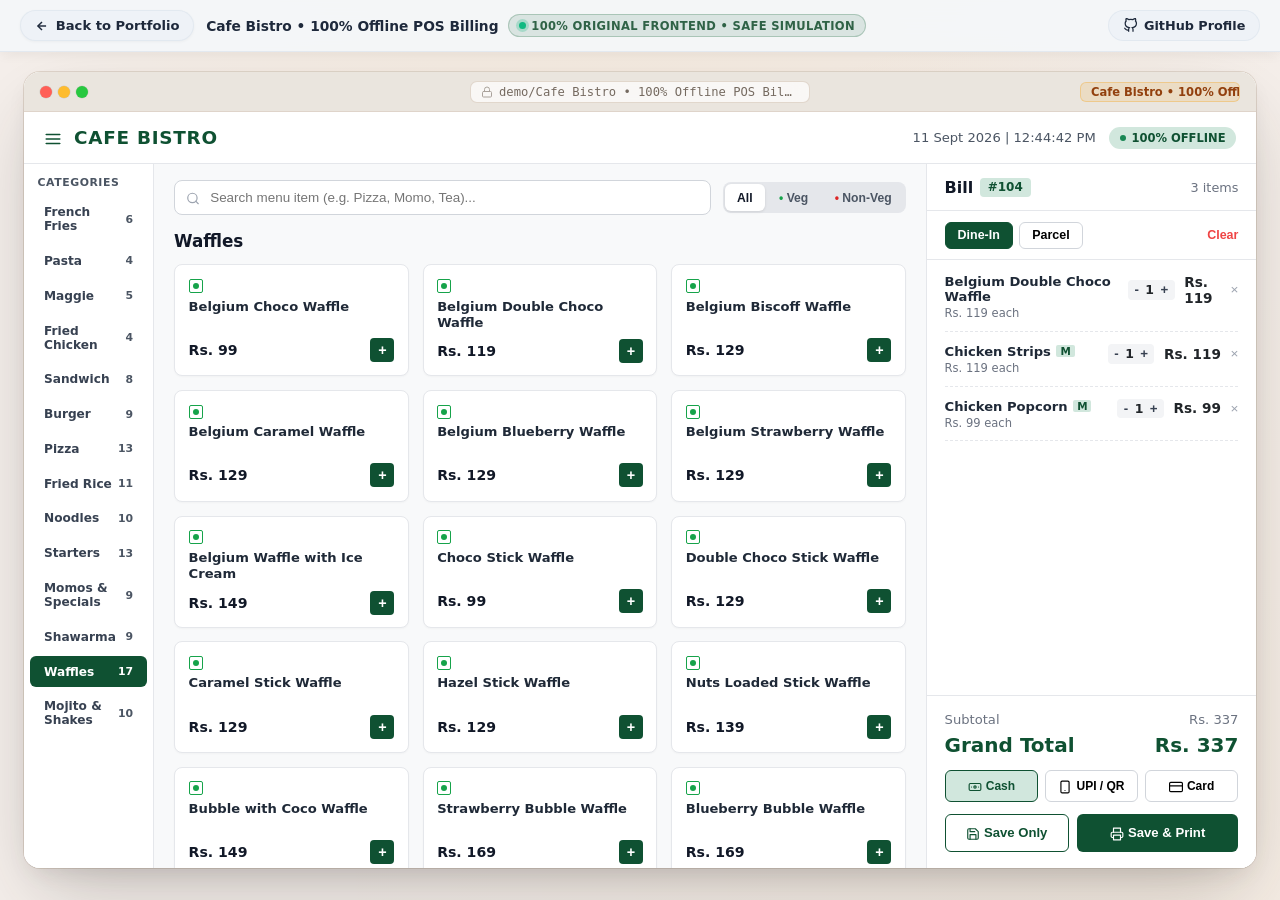
<file: demos/cafebistro/index.html>
<!DOCTYPE html>
<html lang="en">
<head>
  <meta charset="UTF-8">
    <meta name="viewport" content="width=1280, initial-scale=0.3, minimum-scale=0.1, maximum-scale=3.0, user-scalable=yes">
  <link rel="stylesheet" href="../shared/pc-desktop-mode.css">
  <script src="../shared/pc-desktop-mode.js"></script>
  <title>Cafe Bistro — 100% Offline POS Billing</title>
  <link rel="preconnect" href="https://fonts.googleapis.com">
  <link rel="preconnect" href="https://fonts.gstatic.com" crossorigin>
  <link href="https://fonts.googleapis.com/css2?family=Inter:wght@400;500;600;700;800&display=swap" rel="stylesheet">
  <link rel="stylesheet" href="../shared/demo-banner.css">
  <style>
    * { margin: 0; padding: 0; box-sizing: border-box; }
    body {
      font-family: 'Inter', system-ui, -apple-system, sans-serif;
      background: #F4F6F8;
      color: #212529;
      height: 100vh;
      display: flex;
      flex-direction: column;
      overflow: hidden;
    }

    /* Top Navbar */
    .bistro-topbar {
      height: 52px;
      background: #FFFFFF;
      border-bottom: 1px solid #E5E7EB;
      display: flex;
      align-items: center;
      justify-content: space-between;
      padding: 0 1.25rem;
      flex-shrink: 0;
    }
    .bistro-brand {
      display: flex;
      align-items: center;
      gap: 0.75rem;
      font-size: 1.15rem;
      font-weight: 800;
      color: #0F5132;
      letter-spacing: 0.04em;
    }
    .bistro-menu-btn {
      background: none;
      border: none;
      font-size: 1.25rem;
      cursor: pointer;
      color: #0F5132;
    }
    .bistro-meta {
      display: flex;
      align-items: center;
      gap: 0.85rem;
      font-size: 0.82rem;
      color: #4B5563;
    }
    .offline-pill {
      display: inline-flex;
      align-items: center;
      gap: 0.35rem;
      background: #D1E7DD;
      color: #0F5132;
      font-weight: 700;
      font-size: 0.72rem;
      padding: 0.25rem 0.65rem;
      border-radius: 9999px;
    }
    .offline-dot {
      width: 6px;
      height: 6px;
      background: #198754;
      border-radius: 50%;
    }

    /* Layout Shell */
    .bistro-shell {
      display: flex;
      flex: 1;
      height: calc(100vh - 52px - 44px);
      overflow: hidden;
    }

    /* Left Sidebar */
    .bistro-sidebar {
      width: 130px;
      background: #FFFFFF;
      border-right: 1px solid #E5E7EB;
      display: flex;
      flex-direction: column;
      overflow-y: auto;
      flex-shrink: 0;
    }
    .cat-header-label {
      font-size: 0.68rem;
      font-weight: 800;
      color: #4B5563;
      padding: 0.75rem 0.85rem 0.35rem;
      letter-spacing: 0.05em;
    }
    .bistro-cat-item {
      padding: 0.55rem 0.85rem;
      display: flex;
      align-items: center;
      justify-content: space-between;
      font-size: 0.76rem;
      font-weight: 600;
      color: #374151;
      cursor: pointer;
      border-radius: 6px;
      margin: 0.1rem 0.4rem;
      transition: all 0.15s ease;
    }
    .bistro-cat-item:hover {
      background: #F3F4F6;
    }
    .bistro-cat-item.active {
      background: #0F5132;
      color: #FFFFFF;
    }
    .bistro-cat-badge {
      font-size: 0.68rem;
      font-weight: 700;
      color: #4B5563;
    }
    .bistro-cat-item.active .bistro-cat-badge {
      color: #FFFFFF;
    }

    /* Center Menu Catalog */
    .bistro-center {
      flex: 1;
      background: #F8F9FA;
      display: flex;
      flex-direction: column;
      overflow-y: auto;
      padding: 1rem 1.25rem;
    }
    .filter-bar {
      display: flex;
      align-items: center;
      gap: 0.75rem;
      margin-bottom: 1rem;
    }
    .search-box {
      flex: 1;
      position: relative;
    }
    .search-input {
      width: 100%;
      background: #FFFFFF;
      border: 1px solid #D1D5DB;
      border-radius: 8px;
      padding: 0.55rem 0.85rem 0.55rem 2.2rem;
      font-size: 0.84rem;
      color: #1F2937;
    }
    .search-icon {
      position: absolute;
      left: 0.75rem;
      top: 50%;
      transform: translateY(-50%);
      color: #9CA3AF;
    }
    .pill-group {
      display: flex;
      background: #E5E7EB;
      border-radius: 8px;
      padding: 0.15rem;
      gap: 0.15rem;
    }
    .pill-btn {
      border: none;
      background: none;
      padding: 0.4rem 0.75rem;
      font-size: 0.76rem;
      font-weight: 600;
      color: #4B5563;
      border-radius: 6px;
      cursor: pointer;
    }
    .pill-btn.active {
      background: #FFFFFF;
      color: #111827;
      box-shadow: 0 1px 3px rgba(0,0,0,0.1);
    }

    .category-title {
      font-size: 1.05rem;
      font-weight: 700;
      color: #111827;
      margin-bottom: 0.85rem;
    }

    .waffles-grid {
      display: grid;
      grid-template-columns: repeat(auto-fill, minmax(180px, 1fr));
      gap: 0.85rem;
    }
    .waffle-card {
      background: #FFFFFF;
      border: 1px solid #E5E7EB;
      border-radius: 8px;
      padding: 0.85rem;
      display: flex;
      flex-direction: column;
      justify-content: space-between;
      height: 112px;
      position: relative;
      box-shadow: 0 1px 2px rgba(0,0,0,0.03);
    }
    .veg-icon {
      width: 14px;
      height: 14px;
      border: 1.5px solid #16A34A;
      border-radius: 2px;
      display: flex;
      align-items: center;
      justify-content: center;
      margin-bottom: 0.35rem;
    }
    .veg-dot {
      width: 6px;
      height: 6px;
      background: #16A34A;
      border-radius: 50%;
    }
    .waffle-name {
      font-size: 0.82rem;
      font-weight: 600;
      color: #1F2937;
      line-height: 1.25;
    }
    .waffle-bottom-row {
      display: flex;
      align-items: center;
      justify-content: space-between;
      margin-top: 0.5rem;
    }
    .waffle-price {
      font-size: 0.88rem;
      font-weight: 700;
      color: #111827;
    }
    .waffle-add-btn {
      width: 24px;
      height: 24px;
      background: #0F5132;
      color: #FFFFFF;
      border: none;
      border-radius: 4px;
      display: flex;
      align-items: center;
      justify-content: center;
      cursor: pointer;
      font-weight: 700;
      font-size: 0.9rem;
    }

    /* Right Bill Panel */
    .bistro-bill {
      width: 330px;
      background: #FFFFFF;
      border-left: 1px solid #E5E7EB;
      display: flex;
      flex-direction: column;
      flex-shrink: 0;
    }
    .bill-top-row {
      padding: 0.85rem 1.1rem;
      display: flex;
      align-items: center;
      justify-content: space-between;
      border-bottom: 1px solid #E5E7EB;
    }
    .bill-number {
      font-size: 1rem;
      font-weight: 800;
      color: #111827;
    }
    .bill-badge-green {
      background: #D1E7DD;
      color: #0F5132;
      font-size: 0.75rem;
      font-weight: 700;
      padding: 0.15rem 0.5rem;
      border-radius: 4px;
      margin-left: 0.4rem;
    }
    .bill-order-type {
      display: flex;
      gap: 0.4rem;
      padding: 0.65rem 1.1rem;
      border-bottom: 1px solid #E5E7EB;
    }
    .type-tab {
      padding: 0.35rem 0.75rem;
      font-size: 0.78rem;
      font-weight: 600;
      border-radius: 6px;
      border: 1px solid #D1D5DB;
      background: #FFFFFF;
      cursor: pointer;
    }
    .type-tab.active {
      background: #0F5132;
      color: #FFFFFF;
      border-color: #0F5132;
    }
    .type-clear {
      margin-left: auto;
      background: none;
      border: none;
      color: #EF4444;
      font-size: 0.78rem;
      font-weight: 600;
      cursor: pointer;
    }

    .bill-items-scroll {
      flex: 1;
      overflow-y: auto;
      padding: 0.85rem 1.1rem;
      display: flex;
      flex-direction: column;
      gap: 0.75rem;
    }
    .bill-item-card {
      display: flex;
      justify-content: space-between;
      align-items: flex-start;
      border-bottom: 1px dashed #E5E7EB;
      padding-bottom: 0.65rem;
    }
    .item-title-row {
      display: flex;
      align-items: center;
      gap: 0.35rem;
      font-size: 0.82rem;
      font-weight: 600;
      color: #1F2937;
    }
    .badge-m {
      background: #D1E7DD;
      color: #0F5132;
      font-size: 0.65rem;
      font-weight: 800;
      padding: 0 0.25rem;
      border-radius: 2px;
    }
    .item-price-sub {
      font-size: 0.72rem;
      color: #6B7280;
      margin-top: 0.15rem;
    }
    .bill-qty-controls {
      display: flex;
      align-items: center;
      gap: 0.4rem;
      background: #F3F4F6;
      padding: 0.15rem 0.4rem;
      border-radius: 4px;
      font-size: 0.78rem;
      font-weight: 700;
    }
    .qty-btn {
      background: none;
      border: none;
      font-weight: bold;
      cursor: pointer;
      color: #374151;
    }

    /* Bill Footer */
    .bill-footer {
      padding: 1rem 1.1rem;
      border-top: 1px solid #E5E7EB;
      background: #FFFFFF;
    }
    .subtotal-row {
      display: flex;
      justify-content: space-between;
      font-size: 0.82rem;
      color: #6B7280;
      margin-bottom: 0.4rem;
    }
    .grandtotal-row {
      display: flex;
      justify-content: space-between;
      font-size: 1.25rem;
      font-weight: 800;
      color: #0F5132;
      margin-bottom: 0.85rem;
    }
    .pay-methods {
      display: grid;
      grid-template-columns: repeat(3, 1fr);
      gap: 0.4rem;
      margin-bottom: 0.75rem;
    }
    .pay-btn {
      padding: 0.45rem;
      border: 1px solid #D1D5DB;
      background: #FFFFFF;
      border-radius: 6px;
      font-size: 0.75rem;
      font-weight: 700;
      cursor: pointer;
      text-align: center;
    }
    .pay-btn.active {
      border-color: #0F5132;
      color: #0F5132;
      background: #D1E7DD;
    }
    .bill-actions {
      display: grid;
      grid-template-columns: 1fr 1.3fr;
      gap: 0.5rem;
    }
    .btn-save-only {
      background: #FFFFFF;
      border: 1px solid #0F5132;
      color: #0F5132;
      padding: 0.65rem;
      border-radius: 6px;
      font-weight: 700;
      font-size: 0.82rem;
      cursor: pointer;
    }
    .btn-save-print {
      background: #0F5132;
      border: none;
      color: #FFFFFF;
      padding: 0.65rem;
      border-radius: 6px;
      font-weight: 700;
      font-size: 0.82rem;
      cursor: pointer;
    }
  </style>
  <style>
    /* Banner color match — aligns demo-top-banner with this app's background */
    :root {
      --banner-match-bg:      rgba(244,246,248,0.97);
      --banner-match-border:  rgba(226,232,240,0.9);
      --banner-match-text:    #1E293B;
      --banner-match-btn-bg:  #EEF2F7;
    }
    .demo-top-banner {
      background: #F4F6F8 !important;
      background: var(--banner-match-bg, #F4F6F8) !important;
      border-bottom-color: var(--banner-match-border) !important;
      color: var(--banner-match-text) !important;
    }
    .demo-back-btn,
    .demo-repo-link {
      color: var(--banner-match-text) !important;
    }
    .demo-back-btn {
      background: var(--banner-match-btn-bg) !important;
      border-color: var(--banner-match-border) !important;
    }
    
  </style>
</head>
<body>

  <!-- Universal Demo Banner -->
  <header class="demo-top-banner">
    <div class="demo-banner-left">
      <a href="../../#projects" class="demo-back-btn">
        <svg width="14" height="14" viewBox="0 0 24 24" fill="none" stroke="currentColor" stroke-width="2.5"><line x1="19" y1="12" x2="5" y2="12"></line><polyline points="12 19 5 12 12 5"></polyline></svg>
        <span>Back to Portfolio</span>
      </a>
      <div class="demo-title-pill">
        <strong>Cafe Bistro &bull; 100% Offline POS Billing</strong>
        <span class="demo-pill-badge">
          <span class="demo-status-dot"></span>
          100% Original Frontend &bull; Safe Simulation
        </span>
      </div>
    </div>
    <div class="demo-banner-right">
      <a href="https://github.com/sreeram0242-bot" target="_blank" rel="noopener noreferrer" class="demo-repo-link">
        <svg width="15" height="15" viewBox="0 0 24 24" fill="none" stroke="currentColor" stroke-width="2"><path d="M9 19c-5 1.5-5-2.5-7-3m14 6v-3.87a3.37 3.37 0 0 0-.94-2.61c3.14-.35 6.44-1.54 6.44-7A5.44 5.44 0 0 0 20 4.77 5.07 5.07 0 0 0 19.91 1S18.73.65 16 2.48a13.38 13.38 0 0 0-7 0C6.27.65 5.09 1 5.09 1A5.07 5.07 0 0 0 5 4.77a5.44 5.44 0 0 0-1.5 3.78c0 5.42 3.3 6.61 6.44 7A3.37 3.37 0 0 0 9 18.13V22"></path></svg>
        <span>GitHub Profile</span>
      </a>
    </div>
  </header>

  <!-- Original App Header -->
  <header class="bistro-topbar">
    <div class="bistro-brand">
      <button class="bistro-menu-btn"><svg width="18" height="18" viewBox="0 0 24 24" fill="none" stroke="currentColor" stroke-width="2.2" stroke-linecap="round" stroke-linejoin="round" style="vertical-align:middle;display:inline-block;"><line x1="3" y1="12" x2="21" y2="12"></line><line x1="3" y1="6" x2="21" y2="6"></line><line x1="3" y1="18" x2="21" y2="18"></line></svg></button>
      <span>CAFE BISTRO</span>
    </div>
    <div class="bistro-meta">
      <span id="bistro-clock">11 Sept 2026 | 12:44:42 PM</span>
      <span class="offline-pill">
        <span class="offline-dot"></span>
        100% OFFLINE
      </span>
    </div>
  </header>

  <!-- Main Shell -->
  <div class="bistro-shell">
    <!-- Left Categories -->
    <aside class="bistro-sidebar">
      <div class="cat-header-label">CATEGORIES</div>
      <div class="bistro-cat-item"><span>French Fries</span><span class="bistro-cat-badge">6</span></div>
      <div class="bistro-cat-item"><span>Pasta</span><span class="bistro-cat-badge">4</span></div>
      <div class="bistro-cat-item"><span>Maggie</span><span class="bistro-cat-badge">5</span></div>
      <div class="bistro-cat-item"><span>Fried Chicken</span><span class="bistro-cat-badge">4</span></div>
      <div class="bistro-cat-item"><span>Sandwich</span><span class="bistro-cat-badge">8</span></div>
      <div class="bistro-cat-item"><span>Burger</span><span class="bistro-cat-badge">9</span></div>
      <div class="bistro-cat-item"><span>Pizza</span><span class="bistro-cat-badge">13</span></div>
      <div class="bistro-cat-item"><span>Fried Rice</span><span class="bistro-cat-badge">11</span></div>
      <div class="bistro-cat-item"><span>Noodles</span><span class="bistro-cat-badge">10</span></div>
      <div class="bistro-cat-item"><span>Starters</span><span class="bistro-cat-badge">13</span></div>
      <div class="bistro-cat-item"><span>Momos & Specials</span><span class="bistro-cat-badge">9</span></div>
      <div class="bistro-cat-item"><span>Shawarma</span><span class="bistro-cat-badge">9</span></div>
      <div class="bistro-cat-item active"><span>Waffles</span><span class="bistro-cat-badge">17</span></div>
      <div class="bistro-cat-item"><span>Mojito & Shakes</span><span class="bistro-cat-badge">10</span></div>
    </aside>

    <!-- Center Menu Items -->
    <main class="bistro-center">
      <div class="filter-bar">
        <div class="search-box">
          <span class="search-icon"><svg width="14" height="14" viewBox="0 0 24 24" fill="none" stroke="currentColor" stroke-width="2" stroke-linecap="round" stroke-linejoin="round" style="vertical-align:middle;display:inline-block;"><circle cx="11" cy="11" r="8"></circle><line x1="21" y1="21" x2="16.65" y2="16.65"></line></svg></span>
          <input type="text" class="search-input" placeholder="Search menu item (e.g. Pizza, Momo, Tea)...">
        </div>
        <div class="pill-group">
          <button class="pill-btn active">All</button>
          <button class="pill-btn"><span style="color:#16A34A;">&bull;</span> Veg</button>
          <button class="pill-btn"><span style="color:#DC2626;">&bull;</span> Non-Veg</button>
        </div>
      </div>

      <h2 class="category-title">Waffles</h2>

      <div class="waffles-grid" id="waffles-grid">
        <!-- JS rendered original waffle cards -->
      </div>
    </main>

    <!-- Right Bill Panel -->
    <aside class="bistro-bill">
      <div class="bill-top-row">
        <div style="display:flex; align-items:center;">
          <span class="bill-number">Bill</span>
          <span class="bill-badge-green">#104</span>
        </div>
        <span style="font-size:0.8rem; color:#6B7280;" id="cart-item-count">3 items</span>
      </div>

      <div class="bill-order-type">
        <button class="type-tab active">Dine-In</button>
        <button class="type-tab">Parcel</button>
        <button class="type-clear" onclick="clearBistroCart()">Clear</button>
      </div>

      <div class="bill-items-scroll" id="bill-items-scroll">
        <!-- Rendered items matching screenshot -->
      </div>

      <div class="bill-footer">
        <div class="subtotal-row">
          <span>Subtotal</span>
          <span id="subtotal-val">Rs. 337</span>
        </div>
        <div class="grandtotal-row">
          <span>Grand Total</span>
          <span id="grandtotal-val">Rs. 337</span>
        </div>

        <div class="pay-methods">
          <button class="pay-btn active"><svg width="14" height="14" viewBox="0 0 24 24" fill="none" stroke="currentColor" stroke-width="2" stroke-linecap="round" stroke-linejoin="round" style="vertical-align:middle;display:inline-block;margin-right:4px;"><rect x="2" y="6" width="20" height="12" rx="2"></rect><circle cx="12" cy="12" r="2"></circle><path d="M6 12h.01M18 12h.01"></path></svg>Cash</button>
          <button class="pay-btn"><svg width="14" height="14" viewBox="0 0 24 24" fill="none" stroke="currentColor" stroke-width="2" stroke-linecap="round" stroke-linejoin="round" style="vertical-align:middle;display:inline-block;margin-right:4px;"><rect x="5" y="2" width="14" height="20" rx="2" ry="2"></rect><line x1="12" y1="18" x2="12.01" y2="18"></line></svg>UPI / QR</button>
          <button class="pay-btn"><svg width="14" height="14" viewBox="0 0 24 24" fill="none" stroke="currentColor" stroke-width="2" stroke-linecap="round" stroke-linejoin="round" style="vertical-align:middle;display:inline-block;margin-right:4px;"><rect x="1" y="4" width="22" height="16" rx="2" ry="2"></rect><line x1="1" y1="10" x2="23" y2="10"></line></svg>Card</button>
        </div>

        <div class="bill-actions">
          <button class="btn-save-only" onclick="alert('Order Saved into Local SQLite Database!')"><svg width="14" height="14" viewBox="0 0 24 24" fill="none" stroke="currentColor" stroke-width="2" stroke-linecap="round" stroke-linejoin="round" style="vertical-align:middle;display:inline-block;margin-right:4px;"><path d="M19 21H5a2 2 0 0 1-2-2V5a2 2 0 0 1 2-2h11l5 5v11a2 2 0 0 1-2 2z"></path><polyline points="17 21 17 13 7 13 7 21"></polyline><polyline points="7 3 7 8 15 8"></polyline></svg>Save Only</button>
          <button class="btn-save-print" onclick="alert('Order Dispatched!\nThermal ESC/POS receipt printed in 12ms.')"><svg width="14" height="14" viewBox="0 0 24 24" fill="none" stroke="currentColor" stroke-width="2" stroke-linecap="round" stroke-linejoin="round" style="vertical-align:middle;display:inline-block;margin-right:4px;"><polyline points="6 9 6 2 18 2 18 9"></polyline><path d="M6 18H4a2 2 0 0 1-2-2v-5a2 2 0 0 1 2-2h16a2 2 0 0 1 2 2v5a2 2 0 0 1-2 2h-2"></path><rect x="6" y="14" width="12" height="8"></rect></svg>Save & Print</button>
        </div>
      </div>
    </aside>
  </div>

  <script>
    const waffleItems = [
      { name: "Belgium Choco Waffle", price: 99 },
      { name: "Belgium Double Choco Waffle", price: 119 },
      { name: "Belgium Biscoff Waffle", price: 129 },
      { name: "Belgium Caramel Waffle", price: 129 },
      { name: "Belgium Blueberry Waffle", price: 129 },
      { name: "Belgium Strawberry Waffle", price: 129 },
      { name: "Belgium Waffle with Ice Cream", price: 149 },
      { name: "Choco Stick Waffle", price: 99 },
      { name: "Double Choco Stick Waffle", price: 129 },
      { name: "Caramel Stick Waffle", price: 129 },
      { name: "Hazel Stick Waffle", price: 129 },
      { name: "Nuts Loaded Stick Waffle", price: 139 },
      { name: "Bubble with Coco Waffle", price: 149 },
      { name: "Strawberry Bubble Waffle", price: 169 },
      { name: "Blueberry Bubble Waffle", price: 169 },
      { name: "Raspberry Bubble Waffle", price: 169 },
      { name: "Bubble with Ice Cream Waffle", price: 179 }
    ];

    let billItems = [
      { name: "Belgium Double Choco Waffle", price: 119, qty: 1, tag: "" },
      { name: "Chicken Strips", price: 119, qty: 1, tag: "M" },
      { name: "Chicken Popcorn", price: 99, qty: 1, tag: "M" }
    ];

    function renderWaffles() {
      const grid = document.getElementById('waffles-grid');
      grid.innerHTML = '';
      waffleItems.forEach(w => {
        const div = document.createElement('div');
        div.className = 'waffle-card';
        div.innerHTML = `
          <div>
            <div class="veg-icon"><div class="veg-dot"></div></div>
            <div class="waffle-name">${w.name}</div>
          </div>
          <div class="waffle-bottom-row">
            <span class="waffle-price">Rs. ${w.price}</span>
            <button class="waffle-add-btn" onclick="addBillItem('${w.name}', ${w.price})">+</button>
          </div>
        `;
        grid.appendChild(div);
      });
    }

    function renderBill() {
      const list = document.getElementById('bill-items-scroll');
      list.innerHTML = '';
      let sum = 0;
      billItems.forEach((item, idx) => {
        const itemTotal = item.price * item.qty;
        sum += itemTotal;
        const div = document.createElement('div');
        div.className = 'bill-item-card';
        div.innerHTML = `
          <div>
            <div class="item-title-row">
              <span>${item.name}</span>
              ${item.tag ? `<span class="badge-m">${item.tag}</span>` : ''}
            </div>
            <div class="item-price-sub">Rs. ${item.price} each</div>
          </div>
          <div style="display:flex; align-items:center; gap:0.6rem;">
            <div class="bill-qty-controls">
              <button class="qty-btn" onclick="changeQty(${idx}, -1)">-</button>
              <span>${item.qty}</span>
              <button class="qty-btn" onclick="changeQty(${idx}, 1)">+</button>
            </div>
            <span style="font-size:0.85rem; font-weight:700;">Rs. ${itemTotal}</span>
            <button onclick="removeBillItem(${idx})" style="background:none; border:none; color:#9CA3AF; cursor:pointer; font-size:0.85rem;">&times;</button>
          </div>
        `;
        list.appendChild(div);
      });

      document.getElementById('subtotal-val').textContent = 'Rs. ' + sum;
      document.getElementById('grandtotal-val').textContent = 'Rs. ' + sum;
      document.getElementById('cart-item-count').textContent = billItems.length + ' items';
    }

    function changeQty(idx, delta) {
      billItems[idx].qty += delta;
      if (billItems[idx].qty <= 0) {
        billItems.splice(idx, 1);
      }
      renderBill();
    }

    function removeBillItem(idx) {
      billItems.splice(idx, 1);
      renderBill();
    }

    function addBillItem(name, price) {
      const ex = billItems.find(i => i.name === name);
      if (ex) { ex.qty += 1; }
      else { billItems.push({ name, price, qty: 1, tag: "" }); }
      renderBill();
    }

    function clearBistroCart() {
      billItems = [];
      renderBill();
    }

    window.addEventListener('DOMContentLoaded', () => {
      renderWaffles();
      renderBill();
      // Live Clock
      setInterval(() => {
        const now = new Date();
        document.getElementById('bistro-clock').textContent = now.toLocaleDateString('en-GB', { day: 'numeric', month: 'short', year: 'numeric' }) + ' | ' + now.toLocaleTimeString('en-US');
      }, 1000);
    });
  </script>
</body>
</html>
</file>
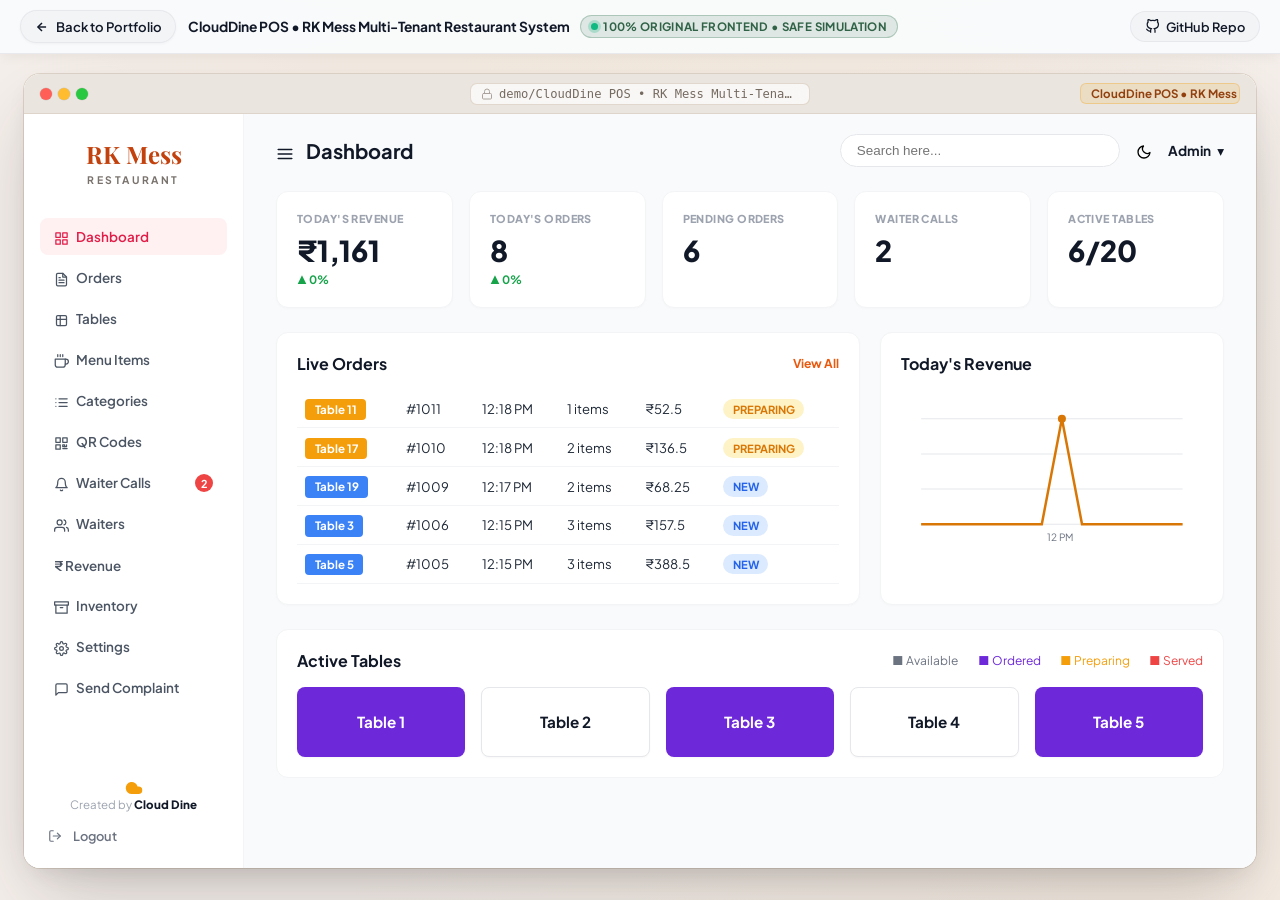
<file: demos/clouddine/index.html>
<!DOCTYPE html>
<html lang="en">
<head>
  <meta charset="UTF-8">
    <meta name="viewport" content="width=1280, initial-scale=0.3, minimum-scale=0.1, maximum-scale=3.0, user-scalable=yes">
  <link rel="stylesheet" href="../shared/pc-desktop-mode.css">
  <script src="../shared/pc-desktop-mode.js"></script>
  <title>RK Mess Restaurant — CloudDine POS Dashboard</title>
  <link rel="preconnect" href="https://fonts.googleapis.com">
  <link rel="preconnect" href="https://fonts.gstatic.com" crossorigin>
  <link href="https://fonts.googleapis.com/css2?family=Plus+Jakarta+Sans:wght@400;500;600;700;800&family=Playfair+Display:wght@600;700&display=swap" rel="stylesheet">
  <link rel="stylesheet" href="../shared/demo-banner.css">
  <style>
    * { margin: 0; padding: 0; box-sizing: border-box; }
    body {
      font-family: 'Plus Jakarta Sans', system-ui, sans-serif;
      background: #F9FAFB;
      color: #1F2937;
      min-height: 100vh;
      display: flex;
      flex-direction: column;
    }

    .dine-shell {
      display: flex;
      flex: 1;
    }

    /* Left Sidebar */
    .dine-sidebar {
      width: 220px;
      background: #FFFFFF;
      border-right: 1px solid #F3F4F6;
      display: flex;
      flex-direction: column;
      flex-shrink: 0;
      padding: 1.5rem 1rem;
    }
    .dine-brand {
      text-align: center;
      margin-bottom: 2rem;
    }
    .brand-title-serif {
      font-family: 'Playfair Display', serif;
      font-size: 1.5rem;
      font-weight: 700;
      color: #C2410C;
    }
    .brand-sub-serif {
      font-size: 0.65rem;
      letter-spacing: 0.25em;
      color: #78716C;
      font-weight: 700;
      text-transform: uppercase;
      margin-top: 0.2rem;
    }

    .dine-nav {
      display: flex;
      flex-direction: column;
      gap: 0.25rem;
      flex: 1;
    }
    .dine-nav-item {
      display: flex;
      align-items: center;
      justify-content: space-between;
      padding: 0.6rem 0.85rem;
      border-radius: 8px;
      font-size: 0.84rem;
      font-weight: 600;
      color: #4B5563;
      cursor: pointer;
      transition: all 0.15s ease;
    }
    .dine-nav-item:hover {
      background: #F3F4F6;
      color: #111827;
    }
    .dine-nav-item.active {
      background: #FFF1F2;
      color: #E11D48;
    }
    .nav-badge-red {
      background: #EF4444;
      color: #FFFFFF;
      font-size: 0.68rem;
      font-weight: 700;
      width: 18px;
      height: 18px;
      border-radius: 50%;
      display: flex;
      align-items: center;
      justify-content: center;
    }

    .sidebar-creator {
      margin-top: auto;
      text-align: center;
      padding-top: 1.5rem;
    }
    .cloud-logo {
      font-size: 1.25rem;
      color: #F59E0B;
    }
    .creator-text {
      font-size: 0.72rem;
      color: #9CA3AF;
    }
    .creator-bold {
      font-weight: 800;
      color: #111827;
    }
    .logout-link {
      display: flex;
      align-items: center;
      gap: 0.4rem;
      font-size: 0.8rem;
      font-weight: 600;
      color: #6B7280;
      cursor: pointer;
      margin-top: 1rem;
      padding-left: 0.5rem;
    }

    /* Main Section */
    .dine-main {
      flex: 1;
      padding: 1.25rem 2rem;
      overflow-y: auto;
    }

    /* Top Bar */
    .dine-topbar {
      display: flex;
      align-items: center;
      justify-content: space-between;
      margin-bottom: 1.5rem;
    }
    .page-title {
      display: flex;
      align-items: center;
      gap: 0.75rem;
      font-size: 1.25rem;
      font-weight: 700;
      color: #111827;
    }
    .topbar-right {
      display: flex;
      align-items: center;
      gap: 1rem;
    }
    .dine-search {
      width: 280px;
      background: #FFFFFF;
      border: 1px solid #E5E7EB;
      border-radius: 9999px;
      padding: 0.5rem 1rem;
      font-size: 0.84rem;
      color: #111827;
    }
    .admin-pill {
      display: flex;
      align-items: center;
      gap: 0.4rem;
      font-size: 0.85rem;
      font-weight: 700;
      color: #111827;
      cursor: pointer;
    }

    /* 5 Stat Cards */
    .stats-row-5 {
      display: grid;
      grid-template-columns: repeat(5, 1fr);
      gap: 1rem;
      margin-bottom: 1.5rem;
    }
    .dine-stat-card {
      background: #FFFFFF;
      border: 1px solid #F3F4F6;
      border-radius: 12px;
      padding: 1.25rem;
      box-shadow: 0 1px 3px rgba(0,0,0,0.02);
    }
    .stat-label-muted {
      font-size: 0.68rem;
      font-weight: 800;
      color: #9CA3AF;
      letter-spacing: 0.04em;
      margin-bottom: 0.4rem;
      text-transform: uppercase;
    }
    .stat-num-bold {
      font-size: 1.8rem;
      font-weight: 800;
      color: #111827;
    }
    .stat-green-delta {
      font-size: 0.72rem;
      font-weight: 700;
      color: #16A34A;
      margin-top: 0.25rem;
    }

    /* Middle Grid */
    .mid-grid {
      display: grid;
      grid-template-columns: 1.7fr 1fr;
      gap: 1.25rem;
      margin-bottom: 1.5rem;
    }
    .card-box {
      background: #FFFFFF;
      border: 1px solid #F3F4F6;
      border-radius: 12px;
      padding: 1.25rem;
      box-shadow: 0 1px 3px rgba(0,0,0,0.02);
    }
    .card-head-row {
      display: flex;
      justify-content: space-between;
      align-items: center;
      margin-bottom: 1rem;
    }
    .card-head-title {
      font-size: 1rem;
      font-weight: 700;
      color: #111827;
    }
    .link-view-all {
      font-size: 0.76rem;
      font-weight: 700;
      color: #EA580C;
      text-decoration: none;
    }

    .orders-table {
      width: 100%;
      border-collapse: collapse;
      font-size: 0.82rem;
    }
    .orders-table td {
      padding: 0.65rem 0.5rem;
      border-bottom: 1px solid #F3F4F6;
      vertical-align: middle;
    }
    .badge-table-orange {
      background: #F59E0B;
      color: #FFFFFF;
      font-size: 0.72rem;
      font-weight: 700;
      padding: 0.2rem 0.6rem;
      border-radius: 4px;
    }
    .badge-table-blue {
      background: #3B82F6;
      color: #FFFFFF;
      font-size: 0.72rem;
      font-weight: 700;
      padding: 0.2rem 0.6rem;
      border-radius: 4px;
    }
    .pill-status-prep {
      background: #FEF3C7;
      color: #D97706;
      font-size: 0.7rem;
      font-weight: 700;
      padding: 0.2rem 0.6rem;
      border-radius: 9999px;
    }
    .pill-status-new {
      background: #DBEAFE;
      color: #2563EB;
      font-size: 0.7rem;
      font-weight: 700;
      padding: 0.2rem 0.6rem;
      border-radius: 9999px;
    }

    /* Active Tables Grid */
    .tables-section {
      background: #FFFFFF;
      border: 1px solid #F3F4F6;
      border-radius: 12px;
      padding: 1.25rem;
    }
    .tables-legend {
      display: flex;
      gap: 1.2rem;
      font-size: 0.75rem;
      color: #6B7280;
      align-items: center;
    }
    .tables-cards-grid {
      display: grid;
      grid-template-columns: repeat(5, 1fr);
      gap: 1rem;
      margin-top: 1rem;
    }
    .table-box-tile {
      height: 70px;
      border-radius: 8px;
      display: flex;
      align-items: center;
      justify-content: center;
      font-size: 0.95rem;
      font-weight: 700;
      cursor: pointer;
      transition: transform 0.15s ease;
      box-shadow: 0 1px 2px rgba(0,0,0,0.03);
    }
    .table-box-tile:hover {
      transform: translateY(-2px);
    }
    .table-purple {
      background: #6D28D9;
      color: #FFFFFF;
    }
    .table-white {
      background: #FFFFFF;
      border: 1px solid #E5E7EB;
      color: #111827;
    }
  </style>
  <style>
    /* Banner color match — aligns demo-top-banner with this app's background */
    :root {
      --banner-match-bg:      rgba(249,250,251,0.97);
      --banner-match-border:  rgba(229,231,235,0.9);
      --banner-match-text:    #111827;
      --banner-match-btn-bg:  #F3F4F6;
    }
    .demo-top-banner {
      background: #F9FAFB !important;
      background: var(--banner-match-bg, #F9FAFB) !important;
      border-bottom-color: var(--banner-match-border) !important;
      color: var(--banner-match-text) !important;
    }
    .demo-back-btn,
    .demo-repo-link {
      color: var(--banner-match-text) !important;
    }
    .demo-back-btn {
      background: var(--banner-match-btn-bg) !important;
      border-color: var(--banner-match-border) !important;
    }
    
  </style>
</head>
<body>

  <!-- Universal Demo Banner -->
  <header class="demo-top-banner">
    <div class="demo-banner-left">
      <a href="../../#projects" class="demo-back-btn">
        <svg width="14" height="14" viewBox="0 0 24 24" fill="none" stroke="currentColor" stroke-width="2.5"><line x1="19" y1="12" x2="5" y2="12"></line><polyline points="12 19 5 12 12 5"></polyline></svg>
        <span>Back to Portfolio</span>
      </a>
      <div class="demo-title-pill">
        <strong>CloudDine POS &bull; RK Mess Multi-Tenant Restaurant System</strong>
        <span class="demo-pill-badge">
          <span class="demo-status-dot"></span>
          100% Original Frontend &bull; Safe Simulation
        </span>
      </div>
    </div>
    <div class="demo-banner-right">
      <a href="https://github.com/sreeram0242-bot/clouddine-store" target="_blank" rel="noopener noreferrer" class="demo-repo-link">
        <svg width="15" height="15" viewBox="0 0 24 24" fill="none" stroke="currentColor" stroke-width="2"><path d="M9 19c-5 1.5-5-2.5-7-3m14 6v-3.87a3.37 3.37 0 0 0-.94-2.61c3.14-.35 6.44-1.54 6.44-7A5.44 5.44 0 0 0 20 4.77 5.07 5.07 0 0 0 19.91 1S18.73.65 16 2.48a13.38 13.38 0 0 0-7 0C6.27.65 5.09 1 5.09 1A5.07 5.07 0 0 0 5 4.77a5.44 5.44 0 0 0-1.5 3.78c0 5.42 3.3 6.61 6.44 7A3.37 3.37 0 0 0 9 18.13V22"></path></svg>
        <span>GitHub Repo</span>
      </a>
    </div>
  </header>

  <div class="dine-shell">
    <!-- Left Sidebar -->
    <aside class="dine-sidebar">
      <div class="dine-brand">
        <div class="brand-title-serif">RK Mess</div>
        <div class="brand-sub-serif">RESTAURANT</div>
      </div>

      <div class="dine-nav">
        <div class="dine-nav-item active"><span><svg width="15" height="15" viewBox="0 0 24 24" fill="none" stroke="currentColor" stroke-width="2" stroke-linecap="round" stroke-linejoin="round" style="vertical-align:middle;display:inline-block;margin-right:7px;"><rect x="3" y="3" width="7" height="7"></rect><rect x="14" y="3" width="7" height="7"></rect><rect x="14" y="14" width="7" height="7"></rect><rect x="3" y="14" width="7" height="7"></rect></svg>Dashboard</span></div>
        <div class="dine-nav-item"><span><svg width="15" height="15" viewBox="0 0 24 24" fill="none" stroke="currentColor" stroke-width="2" stroke-linecap="round" stroke-linejoin="round" style="vertical-align:middle;display:inline-block;margin-right:7px;"><path d="M14 2H6a2 2 0 0 0-2 2v16a2 2 0 0 0 2 2h12a2 2 0 0 0 2-2V8z"></path><polyline points="14 2 14 8 20 8"></polyline><line x1="16" y1="13" x2="8" y2="13"></line><line x1="16" y1="17" x2="8" y2="17"></line><polyline points="10 9 9 9 8 9"></polyline></svg>Orders</span></div>
        <div class="dine-nav-item"><span><svg width="15" height="15" viewBox="0 0 24 24" fill="none" stroke="currentColor" stroke-width="2" stroke-linecap="round" stroke-linejoin="round" style="vertical-align:middle;display:inline-block;margin-right:7px;"><rect x="4" y="4" width="16" height="16" rx="2"></rect><line x1="4" y1="10" x2="20" y2="10"></line><line x1="10" y1="4" x2="10" y2="20"></line></svg>Tables</span></div>
        <div class="dine-nav-item"><span><svg width="15" height="15" viewBox="0 0 24 24" fill="none" stroke="currentColor" stroke-width="2" stroke-linecap="round" stroke-linejoin="round" style="vertical-align:middle;display:inline-block;margin-right:7px;"><path d="M18 8h1a4 4 0 0 1 0 8h-1"></path><path d="M2 8h16v9a4 4 0 0 1-4 4H6a4 4 0 0 1-4-4V8z"></path><line x1="6" y1="1" x2="6" y2="4"></line><line x1="10" y1="1" x2="10" y2="4"></line><line x1="14" y1="1" x2="14" y2="4"></line></svg>Menu Items</span></div>
        <div class="dine-nav-item"><span><svg width="15" height="15" viewBox="0 0 24 24" fill="none" stroke="currentColor" stroke-width="2" stroke-linecap="round" stroke-linejoin="round" style="vertical-align:middle;display:inline-block;margin-right:7px;"><line x1="8" y1="6" x2="21" y2="6"></line><line x1="8" y1="12" x2="21" y2="12"></line><line x1="8" y1="18" x2="21" y2="18"></line><line x1="3" y1="6" x2="3.01" y2="6"></line><line x1="3" y1="12" x2="3.01" y2="12"></line><line x1="3" y1="18" x2="3.01" y2="18"></line></svg>Categories</span></div>
        <div class="dine-nav-item"><span><svg width="15" height="15" viewBox="0 0 24 24" fill="none" stroke="currentColor" stroke-width="2" stroke-linecap="round" stroke-linejoin="round" style="vertical-align:middle;display:inline-block;margin-right:7px;"><rect x="3" y="3" width="7" height="7"></rect><rect x="14" y="3" width="7" height="7"></rect><rect x="3" y="14" width="7" height="7"></rect><path d="M14 14h3v3h-3z"></path><path d="M20 14v3h-3"></path><path d="M14 20h7"></path></svg>QR Codes</span></div>
        <div class="dine-nav-item">
          <span><svg width="15" height="15" viewBox="0 0 24 24" fill="none" stroke="currentColor" stroke-width="2" stroke-linecap="round" stroke-linejoin="round" style="vertical-align:middle;display:inline-block;margin-right:7px;"><path d="M18 8A6 6 0 0 0 6 8c0 7-3 9-3 9h18s-3-2-3-9"></path><path d="M13.73 21a2 2 0 0 1-3.46 0"></path></svg>Waiter Calls</span>
          <span class="nav-badge-red">2</span>
        </div>
        <div class="dine-nav-item"><span><svg width="15" height="15" viewBox="0 0 24 24" fill="none" stroke="currentColor" stroke-width="2" stroke-linecap="round" stroke-linejoin="round" style="vertical-align:middle;display:inline-block;margin-right:7px;"><path d="M17 21v-2a4 4 0 0 0-4-4H5a4 4 0 0 0-4 4v2"></path><circle cx="9" cy="7" r="4"></circle><path d="M23 21v-2a4 4 0 0 0-3-3.87"></path><path d="M16 3.13a4 4 0 0 1 0 7.75"></path></svg>Waiters</span></div>
        <div class="dine-nav-item"><span>&#8377; Revenue</span></div>
        <div class="dine-nav-item"><span><svg width="15" height="15" viewBox="0 0 24 24" fill="none" stroke="currentColor" stroke-width="2" stroke-linecap="round" stroke-linejoin="round" style="vertical-align:middle;display:inline-block;margin-right:7px;"><polyline points="21 8 21 21 3 21 3 8"></polyline><rect x="1" y="3" width="22" height="5"></rect><line x1="10" y1="12" x2="14" y2="12"></line></svg>Inventory</span></div>
        <div class="dine-nav-item"><span><svg width="15" height="15" viewBox="0 0 24 24" fill="none" stroke="currentColor" stroke-width="2" stroke-linecap="round" stroke-linejoin="round" style="vertical-align:middle;display:inline-block;margin-right:7px;"><circle cx="12" cy="12" r="3"></circle><path d="M19.4 15a1.65 1.65 0 0 0 .33 1.82l.06.06a2 2 0 0 1 0 2.83 2 2 0 0 1-2.83 0l-.06-.06a1.65 1.65 0 0 0-1.82-.33 1.65 1.65 0 0 0-1 1.51V21a2 2 0 0 1-2 2 2 2 0 0 1-2-2v-.09A1.65 1.65 0 0 0 9 19.4a1.65 1.65 0 0 0-1.82.33l-.06.06a2 2 0 0 1-2.83 0 2 2 0 0 1 0-2.83l.06-.06a1.65 1.65 0 0 0 .33-1.82 1.65 1.65 0 0 0-1.51-1H3a2 2 0 0 1-2-2 2 2 0 0 1 2-2h.09A1.65 1.65 0 0 0 4.6 9a1.65 1.65 0 0 0-.33-1.82l-.06-.06a2 2 0 0 1 0-2.83 2 2 0 0 1 2.83 0l.06.06a1.65 1.65 0 0 0 1.82.33H9a1.65 1.65 0 0 0 1-1.51V3a2 2 0 0 1 2-2 2 2 0 0 1 2 2v.09a1.65 1.65 0 0 0 1 1.51 1.65 1.65 0 0 0 1.82-.33l.06-.06a2 2 0 0 1 2.83 0 2 2 0 0 1 0 2.83l-.06.06a1.65 1.65 0 0 0-.33 1.82V9a1.65 1.65 0 0 0 1.51 1H21a2 2 0 0 1 2 2 2 2 0 0 1-2 2h-.09a1.65 1.65 0 0 0-1.51 1z"></path></svg>Settings</span></div>
        <div class="dine-nav-item"><span><svg width="15" height="15" viewBox="0 0 24 24" fill="none" stroke="currentColor" stroke-width="2" stroke-linecap="round" stroke-linejoin="round" style="vertical-align:middle;display:inline-block;margin-right:7px;"><path d="M21 15a2 2 0 0 1-2 2H7l-4 4V5a2 2 0 0 1 2-2h14a2 2 0 0 1 2 2z"></path></svg>Send Complaint</span></div>
      </div>

      <div class="sidebar-creator">
        <div class="cloud-logo"><svg width="18" height="18" viewBox="0 0 24 24" fill="currentColor" style="vertical-align:middle;display:inline-block;"><path d="M18 10h-1.26A8 8 0 1 0 9 20h9a5 5 0 0 0 0-10z"></path></svg></div>
        <div class="creator-text">Created by <span class="creator-bold">Cloud Dine</span></div>
        <div class="logout-link"><svg width="14" height="14" viewBox="0 0 24 24" fill="none" stroke="currentColor" stroke-width="2" stroke-linecap="round" stroke-linejoin="round" style="vertical-align:middle;display:inline-block;margin-right:5px;"><path d="M9 21H5a2 2 0 0 1-2-2V5a2 2 0 0 1 2-2h4"></path><polyline points="16 17 21 12 16 7"></polyline><line x1="21" y1="12" x2="9" y2="12"></line></svg>Logout</div>
      </div>
    </aside>

    <!-- Main Section -->
    <main class="dine-main">
      <div class="dine-topbar">
        <div class="page-title">
          <span><svg width="18" height="18" viewBox="0 0 24 24" fill="none" stroke="currentColor" stroke-width="2.2" stroke-linecap="round" stroke-linejoin="round" style="vertical-align:middle;display:inline-block;"><line x1="3" y1="12" x2="21" y2="12"></line><line x1="3" y1="6" x2="21" y2="6"></line><line x1="3" y1="18" x2="21" y2="18"></line></svg></span>
          <span>Dashboard</span>
        </div>
        <div class="topbar-right">
          <input type="text" class="dine-search" placeholder="Search here...">
          <button style="background:none; border:none; font-size:1.1rem; cursor:pointer;"><svg width="16" height="16" viewBox="0 0 24 24" fill="none" stroke="currentColor" stroke-width="2" stroke-linecap="round" stroke-linejoin="round" style="vertical-align:middle;display:inline-block;"><path d="M21 12.79A9 9 0 1 1 11.21 3 7 7 0 0 0 21 12.79z"></path></svg></button>
          <div class="admin-pill">
            <span>Admin</span>
            <span>&#9662;</span>
          </div>
        </div>
      </div>

      <!-- 5 Stat Cards -->
      <div class="stats-row-5">
        <div class="dine-stat-card">
          <div class="stat-label-muted">TODAY'S REVENUE</div>
          <div class="stat-num-bold">&#8377;1,161</div>
          <div class="stat-green-delta">&#9650; 0%</div>
        </div>
        <div class="dine-stat-card">
          <div class="stat-label-muted">TODAY'S ORDERS</div>
          <div class="stat-num-bold">8</div>
          <div class="stat-green-delta">&#9650; 0%</div>
        </div>
        <div class="dine-stat-card">
          <div class="stat-label-muted">PENDING ORDERS</div>
          <div class="stat-num-bold">6</div>
        </div>
        <div class="dine-stat-card">
          <div class="stat-label-muted">WAITER CALLS</div>
          <div class="stat-num-bold">2</div>
        </div>
        <div class="dine-stat-card">
          <div class="stat-label-muted">ACTIVE TABLES</div>
          <div class="stat-num-bold">6/20</div>
        </div>
      </div>

      <!-- Mid Split Grid -->
      <div class="mid-grid">
        <!-- Live Orders -->
        <div class="card-box">
          <div class="card-head-row">
            <span class="card-head-title">Live Orders</span>
            <a href="#" class="link-view-all">View All</a>
          </div>

          <table class="orders-table">
            <tbody>
              <tr>
                <td><span class="badge-table-orange">Table 11</span></td>
                <td>#1011</td>
                <td>12:18 PM</td>
                <td>1 items</td>
                <td>&#8377;52.5</td>
                <td><span class="pill-status-prep">PREPARING</span></td>
              </tr>
              <tr>
                <td><span class="badge-table-orange">Table 17</span></td>
                <td>#1010</td>
                <td>12:18 PM</td>
                <td>2 items</td>
                <td>&#8377;136.5</td>
                <td><span class="pill-status-prep">PREPARING</span></td>
              </tr>
              <tr>
                <td><span class="badge-table-blue">Table 19</span></td>
                <td>#1009</td>
                <td>12:17 PM</td>
                <td>2 items</td>
                <td>&#8377;68.25</td>
                <td><span class="pill-status-new">NEW</span></td>
              </tr>
              <tr>
                <td><span class="badge-table-blue">Table 3</span></td>
                <td>#1006</td>
                <td>12:15 PM</td>
                <td>3 items</td>
                <td>&#8377;157.5</td>
                <td><span class="pill-status-new">NEW</span></td>
              </tr>
              <tr>
                <td><span class="badge-table-blue">Table 5</span></td>
                <td>#1005</td>
                <td>12:15 PM</td>
                <td>3 items</td>
                <td>&#8377;388.5</td>
                <td><span class="pill-status-new">NEW</span></td>
              </tr>
            </tbody>
          </table>
        </div>

        <!-- Today's Revenue Chart -->
        <div class="card-box">
          <div class="card-head-row">
            <span class="card-head-title">Today's Revenue</span>
          </div>
          <div style="height: 180px; display: flex; align-items: flex-end; justify-content: center; padding: 1rem 0;">
            <svg width="100%" height="160" viewBox="0 0 300 150">
              <line x1="20" y1="20" x2="280" y2="20" stroke="#E5E7EB" />
              <line x1="20" y1="55" x2="280" y2="55" stroke="#E5E7EB" />
              <line x1="20" y1="90" x2="280" y2="90" stroke="#E5E7EB" />
              <line x1="20" y1="125" x2="280" y2="125" stroke="#E5E7EB" />
              <polyline fill="none" stroke="#D97706" stroke-width="2.5" points="20,125 50,125 80,125 110,125 140,125 160,20 180,125 210,125 240,125 280,125" />
              <circle cx="160" cy="20" r="4" fill="#D97706" />
              <text x="145" y="142" font-size="10" fill="#6B7280">12 PM</text>
            </svg>
          </div>
        </div>
      </div>

      <!-- Active Tables Section -->
      <div class="tables-section">
        <div class="card-head-row">
          <span class="card-head-title">Active Tables</span>
          <div class="tables-legend">
            <span>&#9632; Available</span>
            <span style="color:#6D28D9;">&#9632; Ordered</span>
            <span style="color:#F59E0B;">&#9632; Preparing</span>
            <span style="color:#EF4444;">&#9632; Served</span>
          </div>
        </div>

        <div class="tables-cards-grid">
          <div class="table-box-tile table-purple" onclick="alert('Table 1: Bill #1005 (Ordered)\nKitchen KOT printing...')">Table 1</div>
          <div class="table-box-tile table-white" onclick="alert('Table 2 is currently Available.')">Table 2</div>
          <div class="table-box-tile table-purple" onclick="alert('Table 3: Bill #1006 (Ordered)')">Table 3</div>
          <div class="table-box-tile table-white" onclick="alert('Table 4 is currently Available.')">Table 4</div>
          <div class="table-box-tile table-purple" onclick="alert('Table 5: Bill #1005 (Ordered)')">Table 5</div>
        </div>
      </div>
    </main>
  </div>
</body>
</html>
</file>
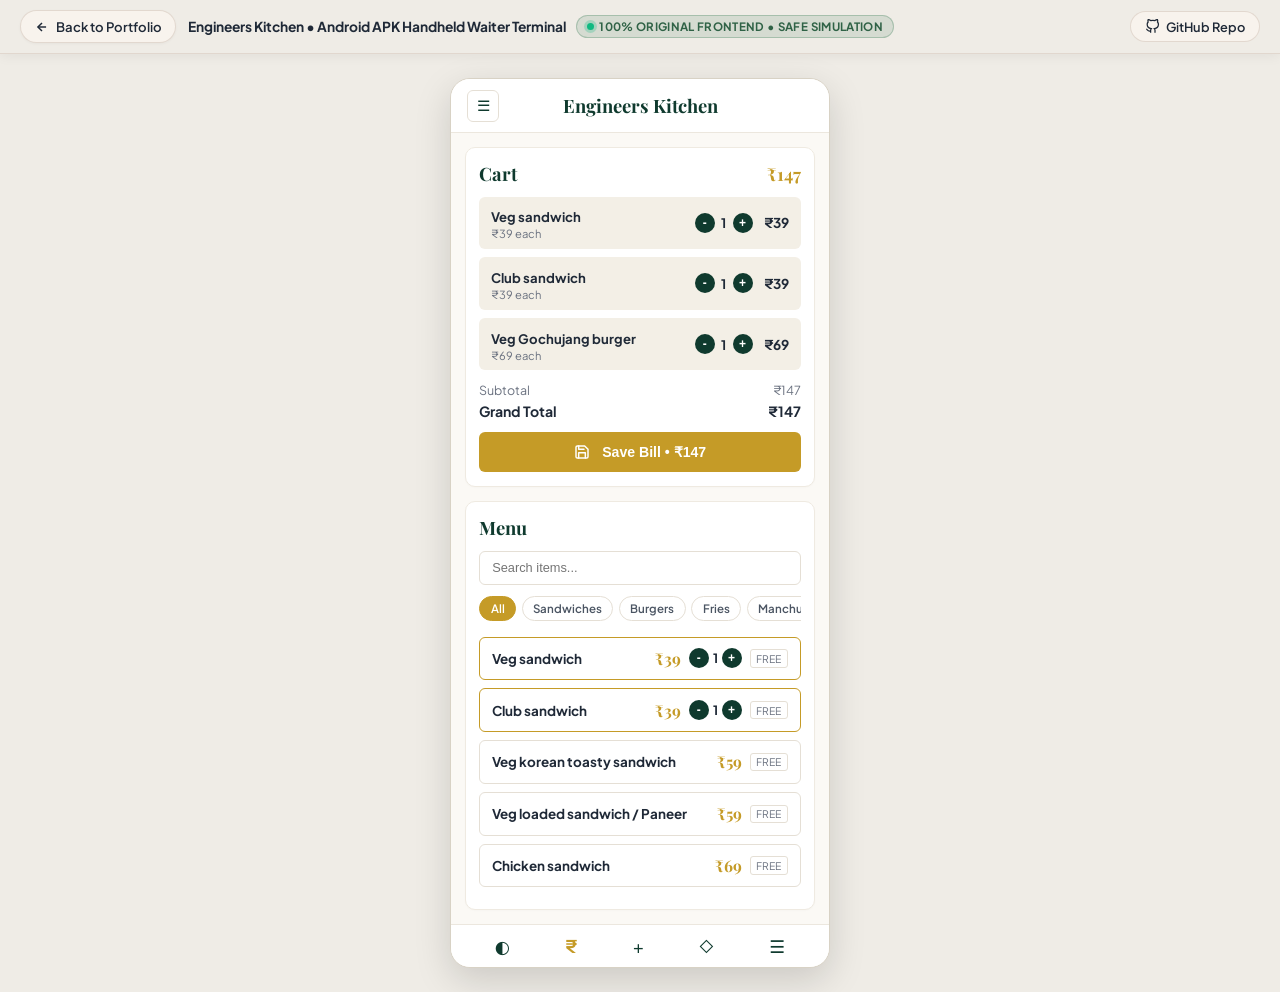
<file: demos/engineers-kitchen-mobile/index.html>
<!DOCTYPE html>
<html lang="en">
<head>
  <meta charset="UTF-8">
  <meta name="viewport" content="width=device-width, initial-scale=1.0">
  <title>Engineers Kitchen — Android APK Waiter Terminal</title>
  <link rel="preconnect" href="https://fonts.googleapis.com">
  <link rel="preconnect" href="https://fonts.gstatic.com" crossorigin>
  <link href="https://fonts.googleapis.com/css2?family=Plus+Jakarta+Sans:wght@400;500;600;700;800&family=Playfair+Display:ital,wght@0,600;0,700;1,600&display=swap" rel="stylesheet">
  <link rel="stylesheet" href="../shared/demo-banner.css">
  <style>
    * { margin: 0; padding: 0; box-sizing: border-box; }
    body {
      font-family: 'Plus Jakarta Sans', system-ui, sans-serif;
      background: #EFECE6;
      color: #1F2937;
      min-height: 100vh;
      display: flex;
      flex-direction: column;
    }

    .phone-container {
      max-width: 380px;
      margin: 1.5rem auto;
      width: 100%;
      background: #FBF9F5;
      border: 1px solid #D8D2C5;
      border-radius: 20px;
      box-shadow: 0 12px 36px rgba(0,0,0,0.15);
      display: flex;
      flex-direction: column;
      overflow: hidden;
      flex: 1;
    }

    /* On actual mobile phones: remove decorative phone frame, go full screen */
    @media (max-width: 540px) {
      body {
        background: #FBF9F5;
        min-height: 100dvh;
      }
      .phone-container {
        max-width: 100%;
        margin: 0;
        border-radius: 0;
        border: none;
        box-shadow: none;
        min-height: 100dvh;
        flex: 1;
      }
    }

    .mobile-header {
      background: #FFFFFF;
      border-bottom: 1px solid #ECE7DE;
      padding: 0.65rem 1rem;
      display: flex;
      align-items: center;
      position: relative;
    }
    .m-burger {
      width: 32px;
      height: 32px;
      border: 1px solid #E5DFD5;
      border-radius: 6px;
      background: #FFFFFF;
      display: flex;
      align-items: center;
      justify-content: center;
      cursor: pointer;
      font-size: 0.95rem;
      color: #0F3A2E;
    }
    .m-brand {
      position: absolute;
      left: 50%;
      transform: translateX(-50%);
      font-family: 'Playfair Display', serif;
      font-size: 1.15rem;
      font-weight: 700;
      color: #0F3A2E;
    }

    .m-scroll {
      flex: 1;
      overflow-y: auto;
      padding: 0.85rem;
      display: flex;
      flex-direction: column;
      gap: 0.85rem;
    }

    .m-card {
      background: #FFFFFF;
      border: 1px solid #EFEAE1;
      border-radius: 10px;
      padding: 0.85rem;
      box-shadow: 0 1px 2px rgba(0,0,0,0.02);
    }
    .m-head-row {
      display: flex;
      justify-content: space-between;
      align-items: baseline;
      margin-bottom: 0.65rem;
    }
    .m-title {
      font-family: 'Playfair Display', serif;
      font-size: 1.15rem;
      font-weight: 700;
      color: #0F3A2E;
    }
    .m-gold-price {
      font-family: 'Playfair Display', serif;
      font-size: 1.1rem;
      font-weight: 700;
      color: #C59B27;
    }

    .m-item-row {
      display: flex;
      justify-content: space-between;
      align-items: center;
      background: #F3EFE6;
      border-radius: 6px;
      padding: 0.55rem 0.75rem;
      margin-bottom: 0.5rem;
    }
    .m-circle-btn {
      width: 20px;
      height: 20px;
      border-radius: 50%;
      background: #0F3A2E;
      color: #FFFFFF;
      border: none;
      font-weight: bold;
      cursor: pointer;
      display: inline-flex;
      align-items: center;
      justify-content: center;
      font-size: 0.75rem;
    }

    .m-save-btn {
      width: 100%;
      background: #C59B27;
      color: #FFFFFF;
      border: none;
      padding: 0.75rem;
      border-radius: 6px;
      font-weight: 700;
      font-size: 0.88rem;
      cursor: pointer;
      display: flex;
      align-items: center;
      justify-content: center;
      gap: 0.4rem;
      margin-top: 0.75rem;
    }

    .m-search {
      width: 100%;
      border: 1px solid #E5DFD5;
      border-radius: 6px;
      padding: 0.55rem 0.75rem;
      font-size: 0.8rem;
      margin-bottom: 0.65rem;
    }
    .m-pills-row {
      display: flex;
      gap: 0.35rem;
      overflow-x: auto;
      margin-bottom: 0.75rem;
      padding-bottom: 0.25rem;
    }
    .m-pill {
      padding: 0.25rem 0.65rem;
      border-radius: 9999px;
      font-size: 0.72rem;
      font-weight: 600;
      border: 1px solid #E5DFD5;
      background: #FFFFFF;
      color: #4B5563;
      white-space: nowrap;
    }
    .m-pill.active {
      background: #C59B27;
      border-color: #C59B27;
      color: #FFFFFF;
    }

    .m-menu-row {
      display: flex;
      justify-content: space-between;
      align-items: center;
      padding: 0.65rem 0.75rem;
      border: 1px solid #E5DFD5;
      border-radius: 6px;
      background: #FFFFFF;
      margin-bottom: 0.5rem;
    }
    .m-menu-row.selected {
      border: 1.5px solid #C59B27;
    }

    .m-bottom-nav {
      background: #FFFFFF;
      border-top: 1px solid #ECE7DE;
      padding: 0.65rem 1rem;
      display: flex;
      justify-content: space-around;
      align-items: center;
      font-size: 1.1rem;
      color: #0F3A2E;
    }
  </style>
  <style>
    /* Banner color match — aligns demo-top-banner with this app's background */
    :root {
      --banner-match-bg:      rgba(239,236,230,0.97);
      --banner-match-border:  rgba(222,211,200,0.8);
      --banner-match-text:    #1F2937;
      --banner-match-btn-bg:  #F8F3ED;
    }
    .demo-top-banner {
      background: #EFECE6 !important;
      background: var(--banner-match-bg, #EFECE6) !important;
      border-bottom-color: var(--banner-match-border) !important;
      color: var(--banner-match-text) !important;
    }
    .demo-back-btn,
    .demo-repo-link {
      color: var(--banner-match-text) !important;
    }
    .demo-back-btn {
      background: var(--banner-match-btn-bg) !important;
      border-color: var(--banner-match-border) !important;
    }
    
  </style>
</head>
<body>

  <!-- Universal Demo Banner -->
  <header class="demo-top-banner">
    <div class="demo-banner-left">
      <a href="../../#projects" class="demo-back-btn">
        <svg width="14" height="14" viewBox="0 0 24 24" fill="none" stroke="currentColor" stroke-width="2.5"><line x1="19" y1="12" x2="5" y2="12"></line><polyline points="12 19 5 12 12 5"></polyline></svg>
        <span>Back to Portfolio</span>
      </a>
      <div class="demo-title-pill">
        <strong>Engineers Kitchen &bull; Android APK Handheld Waiter Terminal</strong>
        <span class="demo-pill-badge">
          <span class="demo-status-dot"></span>
          100% Original Frontend &bull; Safe Simulation
        </span>
      </div>
    </div>
    <div class="demo-banner-right">
      <a href="https://github.com/sreeram0242-bot/offermonitor-IDE" target="_blank" rel="noopener noreferrer" class="demo-repo-link">
        <svg width="15" height="15" viewBox="0 0 24 24" fill="none" stroke="currentColor" stroke-width="2"><path d="M9 19c-5 1.5-5-2.5-7-3m14 6v-3.87a3.37 3.37 0 0 0-.94-2.61c3.14-.35 6.44-1.54 6.44-7A5.44 5.44 0 0 0 20 4.77 5.07 5.07 0 0 0 19.91 1S18.73.65 16 2.48a13.38 13.38 0 0 0-7 0C6.27.65 5.09 1 5.09 1A5.07 5.07 0 0 0 5 4.77a5.44 5.44 0 0 0-1.5 3.78c0 5.42 3.3 6.61 6.44 7A3.37 3.37 0 0 0 9 18.13V22"></path></svg>
        <span>GitHub Repo</span>
      </a>
    </div>
  </header>

  <div class="phone-container">
    <div class="mobile-header">
      <button class="m-burger">&#9776;</button>
      <div class="m-brand">Engineers Kitchen</div>
    </div>

    <div class="m-scroll">
      <!-- Cart Card -->
      <div class="m-card">
        <div class="m-head-row">
          <span class="m-title">Cart</span>
          <span class="m-gold-price">&#8377;147</span>
        </div>

        <div class="m-item-row">
          <div>
            <strong style="font-size:0.82rem;">Veg sandwich</strong>
            <div style="font-size:0.7rem; color:#6B7280;">&#8377;39 each</div>
          </div>
          <div style="display:flex; align-items:center; gap:0.4rem;">
            <button class="m-circle-btn">-</button>
            <span style="font-weight:700; font-size:0.82rem;">1</span>
            <button class="m-circle-btn">+</button>
            <span style="font-weight:700; font-size:0.85rem; margin-left:0.3rem;">&#8377;39</span>
          </div>
        </div>

        <div class="m-item-row">
          <div>
            <strong style="font-size:0.82rem;">Club sandwich</strong>
            <div style="font-size:0.7rem; color:#6B7280;">&#8377;39 each</div>
          </div>
          <div style="display:flex; align-items:center; gap:0.4rem;">
            <button class="m-circle-btn">-</button>
            <span style="font-weight:700; font-size:0.82rem;">1</span>
            <button class="m-circle-btn">+</button>
            <span style="font-weight:700; font-size:0.85rem; margin-left:0.3rem;">&#8377;39</span>
          </div>
        </div>

        <div class="m-item-row">
          <div>
            <strong style="font-size:0.82rem;">Veg Gochujang burger</strong>
            <div style="font-size:0.7rem; color:#6B7280;">&#8377;69 each</div>
          </div>
          <div style="display:flex; align-items:center; gap:0.4rem;">
            <button class="m-circle-btn">-</button>
            <span style="font-weight:700; font-size:0.82rem;">1</span>
            <button class="m-circle-btn">+</button>
            <span style="font-weight:700; font-size:0.85rem; margin-left:0.3rem;">&#8377;69</span>
          </div>
        </div>

        <div style="display:flex; justify-content:space-between; font-size:0.78rem; color:#6B7280; margin-top:0.75rem;">
          <span>Subtotal</span>
          <span>&#8377;147</span>
        </div>
        <div style="display:flex; justify-content:space-between; font-size:0.88rem; font-weight:700; margin-top:0.25rem;">
          <span>Grand Total</span>
          <span>&#8377;147</span>
        </div>

        <button class="m-save-btn" onclick="alert('KOT Sent to Kitchen ESC/POS Printer via WiFi!')">
          <svg width="16" height="16" viewBox="0 0 24 24" fill="none" stroke="currentColor" stroke-width="2.2" stroke-linecap="round" stroke-linejoin="round" style="display:inline-block;vertical-align:middle;margin-right:6px;"><path d="M19 21H5a2 2 0 0 1-2-2V5a2 2 0 0 1 2-2h11l5 5v11a2 2 0 0 1-2 2z"></path><polyline points="17 21 17 13 7 13 7 21"></polyline><polyline points="7 3 7 8 15 8"></polyline></svg> Save Bill &bull; &#8377;147
        </button>
      </div>

      <!-- Menu Card -->
      <div class="m-card">
        <div class="m-head-row">
          <span class="m-title">Menu</span>
        </div>

        <input type="text" class="m-search" placeholder="Search items...">

        <div class="m-pills-row">
          <span class="m-pill active">All</span>
          <span class="m-pill">Sandwiches</span>
          <span class="m-pill">Burgers</span>
          <span class="m-pill">Fries</span>
          <span class="m-pill">Manchurian</span>
          <span class="m-pill">Noodles</span>
        </div>

        <div class="m-menu-row selected">
          <span style="font-size:0.84rem; font-weight:700;">Veg sandwich</span>
          <div style="display:flex; align-items:center; gap:0.5rem;">
            <span style="font-family:'Playfair Display'; font-weight:700; color:#C59B27;">&#8377;39</span>
            <div style="display:flex; align-items:center; gap:0.25rem;">
              <button class="m-circle-btn">-</button>
              <span style="font-weight:700; font-size:0.8rem;">1</span>
              <button class="m-circle-btn">+</button>
            </div>
            <span style="font-size:0.65rem; border:1px solid #E5DFD5; padding:0.1rem 0.35rem; border-radius:3px; color:#6B7280;">FREE</span>
          </div>
        </div>

        <div class="m-menu-row selected">
          <span style="font-size:0.84rem; font-weight:700;">Club sandwich</span>
          <div style="display:flex; align-items:center; gap:0.5rem;">
            <span style="font-family:'Playfair Display'; font-weight:700; color:#C59B27;">&#8377;39</span>
            <div style="display:flex; align-items:center; gap:0.25rem;">
              <button class="m-circle-btn">-</button>
              <span style="font-weight:700; font-size:0.8rem;">1</span>
              <button class="m-circle-btn">+</button>
            </div>
            <span style="font-size:0.65rem; border:1px solid #E5DFD5; padding:0.1rem 0.35rem; border-radius:3px; color:#6B7280;">FREE</span>
          </div>
        </div>

        <div class="m-menu-row">
          <span style="font-size:0.84rem; font-weight:700;">Veg korean toasty sandwich</span>
          <div style="display:flex; align-items:center; gap:0.5rem;">
            <span style="font-family:'Playfair Display'; font-weight:700; color:#C59B27;">&#8377;59</span>
            <span style="font-size:0.65rem; border:1px solid #E5DFD5; padding:0.1rem 0.35rem; border-radius:3px; color:#6B7280;">FREE</span>
          </div>
        </div>

        <div class="m-menu-row">
          <span style="font-size:0.84rem; font-weight:700;">Veg loaded sandwich / Paneer</span>
          <div style="display:flex; align-items:center; gap:0.5rem;">
            <span style="font-family:'Playfair Display'; font-weight:700; color:#C59B27;">&#8377;59</span>
            <span style="font-size:0.65rem; border:1px solid #E5DFD5; padding:0.1rem 0.35rem; border-radius:3px; color:#6B7280;">FREE</span>
          </div>
        </div>

        <div class="m-menu-row">
          <span style="font-size:0.84rem; font-weight:700;">Chicken sandwich</span>
          <div style="display:flex; align-items:center; gap:0.5rem;">
            <span style="font-family:'Playfair Display'; font-weight:700; color:#C59B27;">&#8377;69</span>
            <span style="font-size:0.65rem; border:1px solid #E5DFD5; padding:0.1rem 0.35rem; border-radius:3px; color:#6B7280;">FREE</span>
          </div>
        </div>
      </div>
    </div>

    <!-- Bottom Nav -->
    <div class="m-bottom-nav">
      <span>&#9680;</span>
      <span style="color:#C59B27; font-weight:bold;">&#8377;</span>
      <span>&#43;</span>
      <span>&#9671;</span>
      <span>&#9776;</span>
    </div>
  </div>
</body>
</html>
</file>
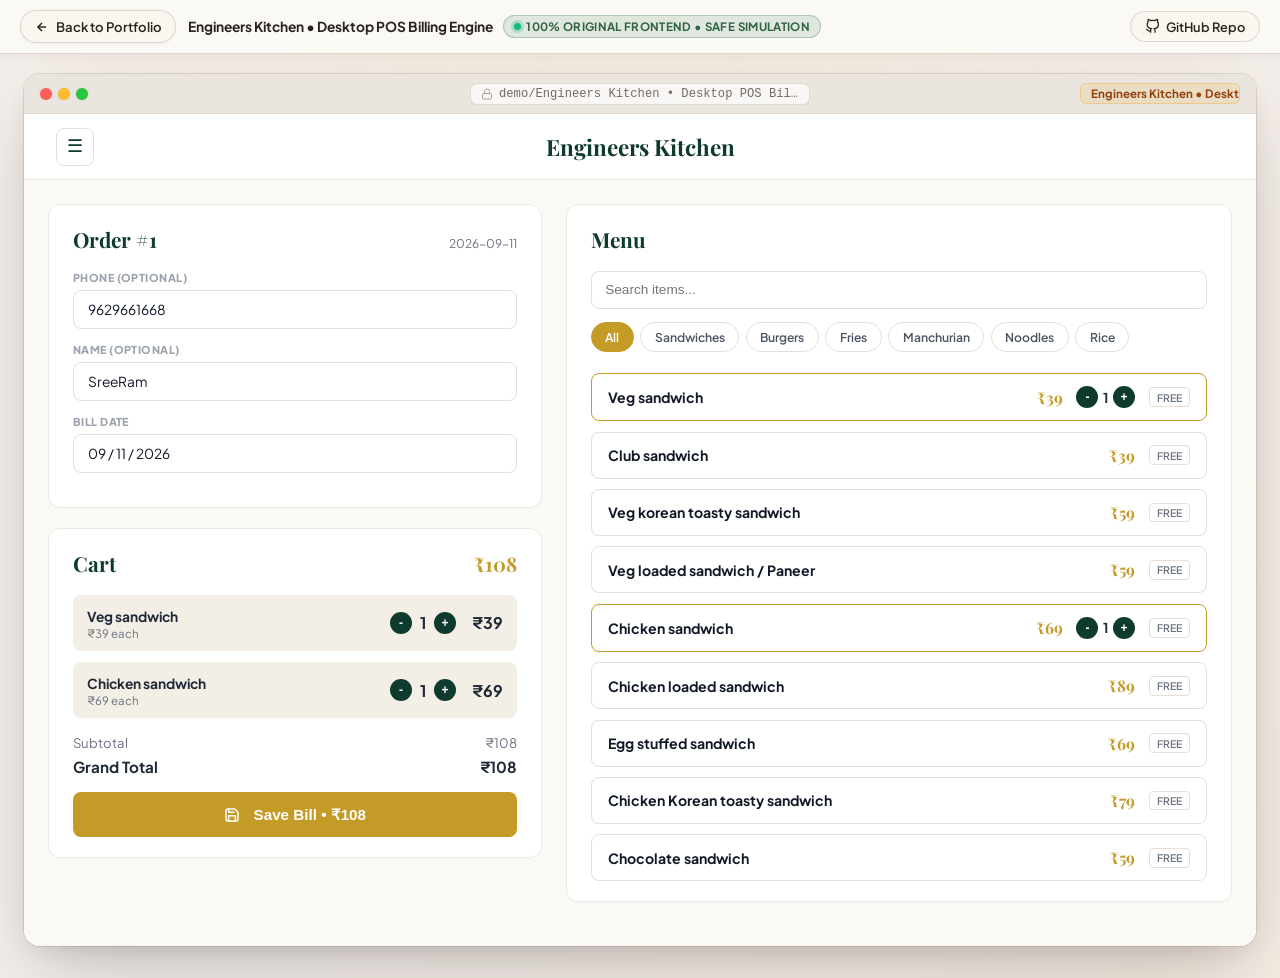
<file: demos/engineers-kitchen-pos/index.html>
<!DOCTYPE html>
<html lang="en">
<head>
  <meta charset="UTF-8">
    <meta name="viewport" content="width=1280, initial-scale=0.3, minimum-scale=0.1, maximum-scale=3.0, user-scalable=yes">
  <link rel="stylesheet" href="../shared/pc-desktop-mode.css">
  <script src="../shared/pc-desktop-mode.js"></script>
  <title>Engineers Kitchen — Desktop POS Billing</title>
  <link rel="preconnect" href="https://fonts.googleapis.com">
  <link rel="preconnect" href="https://fonts.gstatic.com" crossorigin>
  <link href="https://fonts.googleapis.com/css2?family=Plus+Jakarta+Sans:wght@400;500;600;700;800&family=Playfair+Display:ital,wght@0,600;0,700;1,600&display=swap" rel="stylesheet">
  <link rel="stylesheet" href="../shared/demo-banner.css">
  <style>
    * { margin: 0; padding: 0; box-sizing: border-box; }
    body {
      font-family: 'Plus Jakarta Sans', system-ui, sans-serif;
      background: #FBF9F5;
      color: #1F2937;
      min-height: 100vh;
      display: flex;
      flex-direction: column;
    }

    .pos-header-bar {
      background: #FFFFFF;
      border-bottom: 1px solid #ECE7DE;
      padding: 0.85rem 2rem;
      display: flex;
      align-items: center;
      position: relative;
    }
    .hamburger-sq-btn {
      width: 38px;
      height: 38px;
      border: 1px solid #E5DFD5;
      border-radius: 8px;
      background: #FFFFFF;
      display: flex;
      align-items: center;
      justify-content: center;
      cursor: pointer;
      font-size: 1.1rem;
      color: #0F3A2E;
    }
    .pos-center-brand {
      position: absolute;
      left: 50%;
      transform: translateX(-50%);
      font-family: 'Playfair Display', serif;
      font-size: 1.4rem;
      font-weight: 700;
      color: #0F3A2E;
    }

    .pos-body-grid {
      max-width: 1280px;
      margin: 1.5rem auto;
      padding: 0 1.5rem;
      width: 100%;
      display: grid;
      grid-template-columns: 1fr 1.35fr;
      gap: 1.5rem;
      flex: 1;
    }

    .card-panel {
      background: #FFFFFF;
      border: 1px solid #EFEAE1;
      border-radius: 12px;
      padding: 1.25rem 1.5rem;
      box-shadow: 0 1px 3px rgba(0,0,0,0.02);
      margin-bottom: 1.25rem;
    }
    .serif-head-row {
      display: flex;
      justify-content: space-between;
      align-items: baseline;
      margin-bottom: 1.1rem;
    }
    .serif-title {
      font-family: 'Playfair Display', serif;
      font-size: 1.3rem;
      font-weight: 700;
      color: #0F3A2E;
    }
    .date-text {
      font-size: 0.75rem;
      color: #6B7280;
    }

    .pos-field {
      margin-bottom: 0.85rem;
    }
    .pos-label {
      font-size: 0.68rem;
      font-weight: 800;
      color: #9CA3AF;
      letter-spacing: 0.04em;
      margin-bottom: 0.35rem;
      display: block;
      text-transform: uppercase;
    }
    .pos-input {
      width: 100%;
      background: #FFFFFF;
      border: 1px solid #E5DFD5;
      border-radius: 8px;
      padding: 0.65rem 0.85rem;
      font-size: 0.86rem;
      color: #111827;
      font-family: inherit;
    }

    .cart-price-gold {
      font-family: 'Playfair Display', serif;
      font-size: 1.25rem;
      font-weight: 700;
      color: #C59B27;
    }
    .cart-row-item {
      display: flex;
      justify-content: space-between;
      align-items: center;
      background: #F3EFE6;
      border-radius: 8px;
      padding: 0.65rem 0.85rem;
      margin-bottom: 0.65rem;
    }
    .cart-btn-circle {
      width: 22px;
      height: 22px;
      border-radius: 50%;
      background: #0F3A2E;
      color: #FFFFFF;
      border: none;
      font-weight: bold;
      cursor: pointer;
      display: inline-flex;
      align-items: center;
      justify-content: center;
      font-size: 0.75rem;
    }

    .btn-save-bill {
      width: 100%;
      background: #C59B27;
      color: #FFFFFF;
      border: none;
      padding: 0.85rem;
      border-radius: 8px;
      font-weight: 700;
      font-size: 0.95rem;
      cursor: pointer;
      display: flex;
      align-items: center;
      justify-content: center;
      gap: 0.5rem;
      margin-top: 1rem;
    }

    /* Right Menu Section */
    .menu-search {
      width: 100%;
      border: 1px solid #E5DFD5;
      border-radius: 8px;
      padding: 0.65rem 0.85rem;
      font-size: 0.85rem;
      margin-bottom: 0.85rem;
    }
    .category-pills-row {
      display: flex;
      gap: 0.4rem;
      overflow-x: auto;
      margin-bottom: 1rem;
      padding-bottom: 0.35rem;
    }
    .cat-pill-tag {
      padding: 0.35rem 0.85rem;
      border-radius: 9999px;
      font-size: 0.76rem;
      font-weight: 600;
      border: 1px solid #E5DFD5;
      background: #FFFFFF;
      color: #4B5563;
      cursor: pointer;
      white-space: nowrap;
    }
    .cat-pill-tag.active {
      background: #C59B27;
      border-color: #C59B27;
      color: #FFFFFF;
    }

    .menu-items-stack {
      display: flex;
      flex-direction: column;
      gap: 0.65rem;
    }
    .menu-item-row {
      display: flex;
      justify-content: space-between;
      align-items: center;
      padding: 0.75rem 1rem;
      border: 1px solid #E5DFD5;
      border-radius: 8px;
      background: #FFFFFF;
      transition: all 0.15s ease;
    }
    .menu-item-row.selected {
      border: 1.5px solid #C59B27;
    }
    .item-left-title {
      font-size: 0.88rem;
      font-weight: 700;
      color: #111827;
    }
    .item-right-actions {
      display: flex;
      align-items: center;
      gap: 0.85rem;
    }
    .item-price-gold {
      font-family: 'Playfair Display', serif;
      font-size: 1rem;
      font-weight: 700;
      color: #C59B27;
    }
    .badge-free {
      font-size: 0.65rem;
      border: 1px solid #E5DFD5;
      padding: 0.15rem 0.45rem;
      border-radius: 4px;
      color: #6B7280;
      font-weight: 600;
    }
  </style>
  <style>
    /* Banner color match — aligns demo-top-banner with this app's background */
    :root {
      --banner-match-bg:      rgba(251,249,245,0.97);
      --banner-match-border:  rgba(222,211,200,0.9);
      --banner-match-text:    #29231E;
      --banner-match-btn-bg:  #FAF6F0;
    }
    .demo-top-banner {
      background: #FBF9F5 !important;
      background: var(--banner-match-bg, #FBF9F5) !important;
      border-bottom-color: var(--banner-match-border) !important;
      color: var(--banner-match-text) !important;
    }
    .demo-back-btn,
    .demo-repo-link {
      color: var(--banner-match-text) !important;
    }
    .demo-back-btn {
      background: var(--banner-match-btn-bg) !important;
      border-color: var(--banner-match-border) !important;
    }
    
  </style>
</head>
<body>

  <!-- Universal Demo Banner -->
  <header class="demo-top-banner">
    <div class="demo-banner-left">
      <a href="../../#projects" class="demo-back-btn">
        <svg width="14" height="14" viewBox="0 0 24 24" fill="none" stroke="currentColor" stroke-width="2.5"><line x1="19" y1="12" x2="5" y2="12"></line><polyline points="12 19 5 12 12 5"></polyline></svg>
        <span>Back to Portfolio</span>
      </a>
      <div class="demo-title-pill">
        <strong>Engineers Kitchen &bull; Desktop POS Billing Engine</strong>
        <span class="demo-pill-badge">
          <span class="demo-status-dot"></span>
          100% Original Frontend &bull; Safe Simulation
        </span>
      </div>
    </div>
    <div class="demo-banner-right">
      <a href="https://github.com/sreeram0242-bot/offermonitor-IDE" target="_blank" rel="noopener noreferrer" class="demo-repo-link">
        <svg width="15" height="15" viewBox="0 0 24 24" fill="none" stroke="currentColor" stroke-width="2"><path d="M9 19c-5 1.5-5-2.5-7-3m14 6v-3.87a3.37 3.37 0 0 0-.94-2.61c3.14-.35 6.44-1.54 6.44-7A5.44 5.44 0 0 0 20 4.77 5.07 5.07 0 0 0 19.91 1S18.73.65 16 2.48a13.38 13.38 0 0 0-7 0C6.27.65 5.09 1 5.09 1A5.07 5.07 0 0 0 5 4.77a5.44 5.44 0 0 0-1.5 3.78c0 5.42 3.3 6.61 6.44 7A3.37 3.37 0 0 0 9 18.13V22"></path></svg>
        <span>GitHub Repo</span>
      </a>
    </div>
  </header>

  <!-- Original Header -->
  <header class="pos-header-bar">
    <button class="hamburger-sq-btn">&#9776;</button>
    <div class="pos-center-brand">Engineers Kitchen</div>
  </header>

  <div class="pos-body-grid">
    <!-- Left Column -->
    <div>
      <!-- Order Info Card -->
      <div class="card-panel">
        <div class="serif-head-row">
          <span class="serif-title">Order #1</span>
          <span class="date-text">2026-09-11</span>
        </div>
        <div class="pos-field">
          <label class="pos-label">PHONE (optional)</label>
          <input type="text" class="pos-input" value="9629661668">
        </div>
        <div class="pos-field">
          <label class="pos-label">NAME (optional)</label>
          <input type="text" class="pos-input" value="SreeRam">
        </div>
        <div class="pos-field">
          <label class="pos-label">BILL DATE</label>
          <input type="text" class="pos-input" value="09 / 11 / 2026">
        </div>
      </div>

      <!-- Cart Card -->
      <div class="card-panel">
        <div class="serif-head-row">
          <span class="serif-title">Cart</span>
          <span class="cart-price-gold" id="cart-total-top">&#8377;108</span>
        </div>

        <div id="cart-items-container">
          <div class="cart-row-item">
            <div>
              <strong style="font-size:0.86rem;">Veg sandwich</strong>
              <div style="font-size:0.72rem; color:#6B7280;">&#8377;39 each</div>
            </div>
            <div style="display:flex; align-items:center; gap:0.5rem;">
              <button class="cart-btn-circle">-</button>
              <span style="font-weight:700;">1</span>
              <button class="cart-btn-circle">+</button>
              <span style="font-weight:700; margin-left:0.5rem;">&#8377;39</span>
            </div>
          </div>

          <div class="cart-row-item">
            <div>
              <strong style="font-size:0.86rem;">Chicken sandwich</strong>
              <div style="font-size:0.72rem; color:#6B7280;">&#8377;69 each</div>
            </div>
            <div style="display:flex; align-items:center; gap:0.5rem;">
              <button class="cart-btn-circle">-</button>
              <span style="font-weight:700;">1</span>
              <button class="cart-btn-circle">+</button>
              <span style="font-weight:700; margin-left:0.5rem;">&#8377;69</span>
            </div>
          </div>
        </div>

        <div style="display:flex; justify-content:space-between; font-size:0.82rem; color:#6B7280; margin-top:1rem;">
          <span>Subtotal</span>
          <span>&#8377;108</span>
        </div>
        <div style="display:flex; justify-content:space-between; font-size:0.95rem; font-weight:700; margin-top:0.35rem;">
          <span>Grand Total</span>
          <span id="grand-total-val">&#8377;108</span>
        </div>

        <button class="btn-save-bill" onclick="alert('Order Saved!\nReceipt Printed & Serial COM Cash Drawer Opened.')">
          <svg width="16" height="16" viewBox="0 0 24 24" fill="none" stroke="currentColor" stroke-width="2.2" stroke-linecap="round" stroke-linejoin="round" style="display:inline-block;vertical-align:middle;margin-right:6px;"><path d="M19 21H5a2 2 0 0 1-2-2V5a2 2 0 0 1 2-2h11l5 5v11a2 2 0 0 1-2 2z"></path><polyline points="17 21 17 13 7 13 7 21"></polyline><polyline points="7 3 7 8 15 8"></polyline></svg> Save Bill &bull; &#8377;108
        </button>
      </div>
    </div>

    <!-- Right Column (Menu) -->
    <div class="card-panel">
      <div class="serif-head-row">
        <span class="serif-title">Menu</span>
      </div>

      <input type="text" class="menu-search" placeholder="Search items...">

      <div class="category-pills-row">
        <span class="cat-pill-tag active">All</span>
        <span class="cat-pill-tag">Sandwiches</span>
        <span class="cat-pill-tag">Burgers</span>
        <span class="cat-pill-tag">Fries</span>
        <span class="cat-pill-tag">Manchurian</span>
        <span class="cat-pill-tag">Noodles</span>
        <span class="cat-pill-tag">Rice</span>
      </div>

      <div class="menu-items-stack">
        <div class="menu-item-row selected">
          <span class="item-left-title">Veg sandwich</span>
          <div class="item-right-actions">
            <span class="item-price-gold">&#8377;39</span>
            <div style="display:flex; align-items:center; gap:0.3rem;">
              <button class="cart-btn-circle">-</button>
              <span style="font-weight:700; font-size:0.85rem;">1</span>
              <button class="cart-btn-circle">+</button>
            </div>
            <span class="badge-free">FREE</span>
          </div>
        </div>

        <div class="menu-item-row">
          <span class="item-left-title">Club sandwich</span>
          <div class="item-right-actions">
            <span class="item-price-gold">&#8377;39</span>
            <span class="badge-free">FREE</span>
          </div>
        </div>

        <div class="menu-item-row">
          <span class="item-left-title">Veg korean toasty sandwich</span>
          <div class="item-right-actions">
            <span class="item-price-gold">&#8377;59</span>
            <span class="badge-free">FREE</span>
          </div>
        </div>

        <div class="menu-item-row">
          <span class="item-left-title">Veg loaded sandwich / Paneer</span>
          <div class="item-right-actions">
            <span class="item-price-gold">&#8377;59</span>
            <span class="badge-free">FREE</span>
          </div>
        </div>

        <div class="menu-item-row selected">
          <span class="item-left-title">Chicken sandwich</span>
          <div class="item-right-actions">
            <span class="item-price-gold">&#8377;69</span>
            <div style="display:flex; align-items:center; gap:0.3rem;">
              <button class="cart-btn-circle">-</button>
              <span style="font-weight:700; font-size:0.85rem;">1</span>
              <button class="cart-btn-circle">+</button>
            </div>
            <span class="badge-free">FREE</span>
          </div>
        </div>

        <div class="menu-item-row">
          <span class="item-left-title">Chicken loaded sandwich</span>
          <div class="item-right-actions">
            <span class="item-price-gold">&#8377;89</span>
            <span class="badge-free">FREE</span>
          </div>
        </div>

        <div class="menu-item-row">
          <span class="item-left-title">Egg stuffed sandwich</span>
          <div class="item-right-actions">
            <span class="item-price-gold">&#8377;69</span>
            <span class="badge-free">FREE</span>
          </div>
        </div>

        <div class="menu-item-row">
          <span class="item-left-title">Chicken Korean toasty sandwich</span>
          <div class="item-right-actions">
            <span class="item-price-gold">&#8377;79</span>
            <span class="badge-free">FREE</span>
          </div>
        </div>

        <div class="menu-item-row">
          <span class="item-left-title">Chocolate sandwich</span>
          <div class="item-right-actions">
            <span class="item-price-gold">&#8377;59</span>
            <span class="badge-free">FREE</span>
          </div>
        </div>
      </div>
    </div>
  </div>
</body>
</html>
</file>
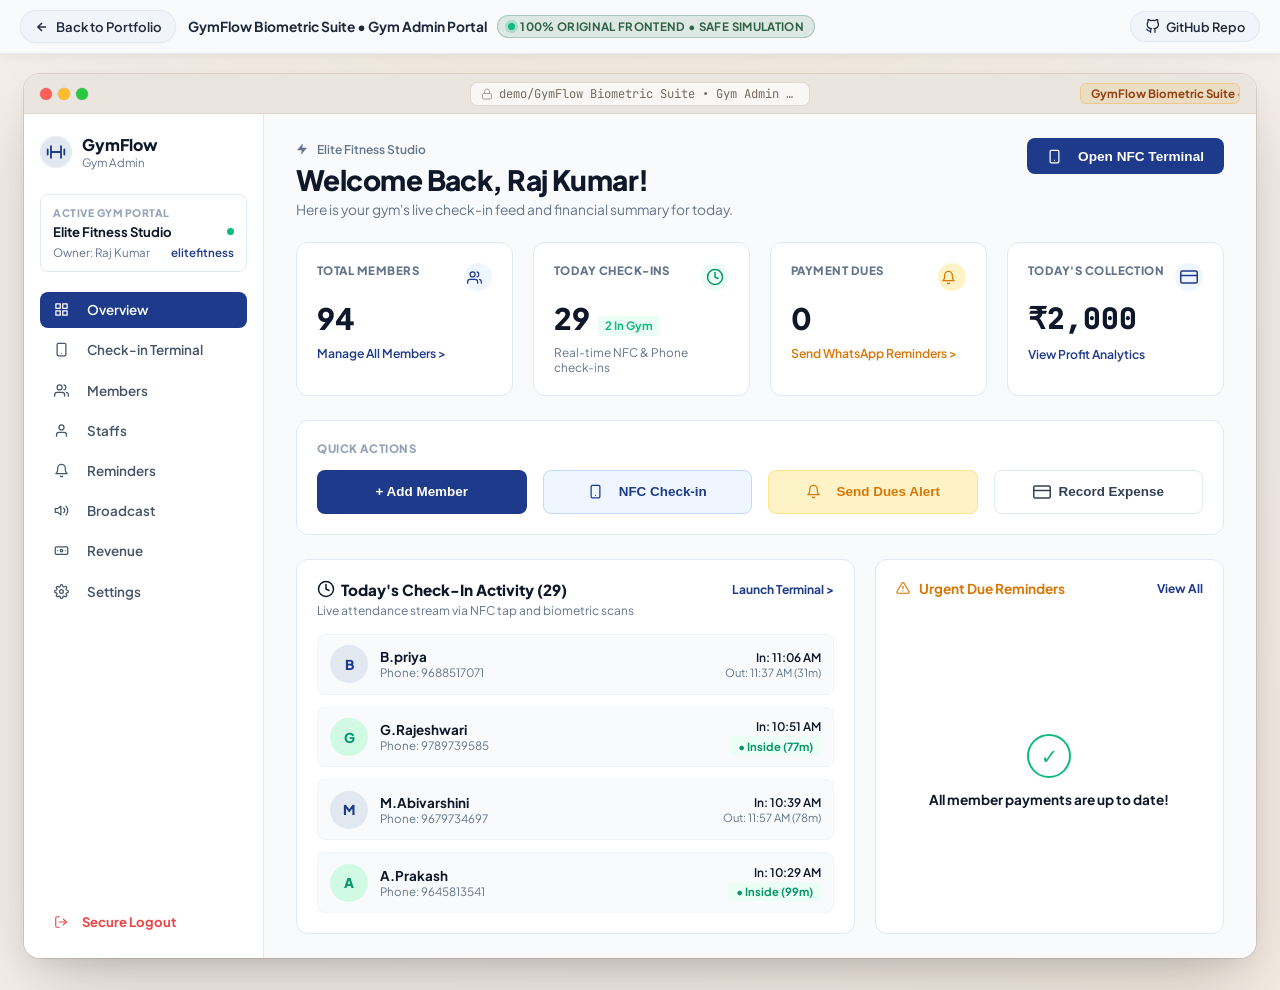
<file: demos/gymflow/index.html>
<!DOCTYPE html>
<html lang="en">
<head>
  <meta charset="UTF-8">
    <meta name="viewport" content="width=1280, initial-scale=0.3, minimum-scale=0.1, maximum-scale=3.0, user-scalable=yes">
  <link rel="stylesheet" href="../shared/pc-desktop-mode.css">
  <script src="../shared/pc-desktop-mode.js"></script>
  <title>GymFlow — Gym Admin Portal</title>
  <link rel="preconnect" href="https://fonts.googleapis.com">
  <link rel="preconnect" href="https://fonts.gstatic.com" crossorigin>
  <link href="https://fonts.googleapis.com/css2?family=Plus+Jakarta+Sans:wght@400;500;600;700;800&family=JetBrains+Mono:wght@500;700&display=swap" rel="stylesheet">
  <link rel="stylesheet" href="../shared/demo-banner.css">
  <style>
    * { margin: 0; padding: 0; box-sizing: border-box; }
    body {
      font-family: 'Plus Jakarta Sans', system-ui, -apple-system, sans-serif;
      background: #F8FAFC;
      color: #1E293B;
      min-height: 100vh;
      display: flex;
      flex-direction: column;
    }

    .gym-layout {
      display: flex;
      flex: 1;
    }

    /* Left Sidebar */
    .gym-sidebar {
      width: 240px;
      background: #FFFFFF;
      border-right: 1px solid #E2E8F0;
      padding: 1.25rem 1rem;
      display: flex;
      flex-direction: column;
      flex-shrink: 0;
    }
    .gym-brand-row {
      display: flex;
      align-items: center;
      gap: 0.6rem;
      margin-bottom: 1.5rem;
    }
    .gym-logo-circle {
      width: 32px;
      height: 32px;
      border-radius: 50%;
      background: #E2E8F0;
      display: flex;
      align-items: center;
      justify-content: center;
      font-weight: 800;
      color: #1E3A8A;
      font-size: 0.8rem;
    }
    .gym-brand-name {
      font-size: 1rem;
      font-weight: 800;
      color: #0F172A;
    }
    .gym-brand-sub {
      font-size: 0.72rem;
      color: #64748B;
    }

    .portal-box {
      border: 1px solid #E2E8F0;
      border-radius: 8px;
      padding: 0.65rem 0.75rem;
      margin-bottom: 1.25rem;
    }
    .portal-label {
      font-size: 0.65rem;
      font-weight: 800;
      color: #94A3B8;
      text-transform: uppercase;
      letter-spacing: 0.05em;
      margin-bottom: 0.25rem;
    }
    .portal-name-row {
      display: flex;
      align-items: center;
      justify-content: space-between;
      font-size: 0.82rem;
      font-weight: 700;
      color: #0F172A;
    }
    .portal-dot {
      width: 7px;
      height: 7px;
      background: #10B981;
      border-radius: 50%;
    }
    .portal-owner-row {
      display: flex;
      justify-content: space-between;
      font-size: 0.72rem;
      color: #64748B;
      margin-top: 0.35rem;
    }
    .portal-code {
      color: #1E3A8A;
      font-weight: 600;
    }

    .gym-nav {
      display: flex;
      flex-direction: column;
      gap: 0.25rem;
      flex: 1;
    }
    .gym-nav-item {
      display: flex;
      align-items: center;
      gap: 0.65rem;
      padding: 0.6rem 0.85rem;
      border-radius: 8px;
      font-size: 0.84rem;
      font-weight: 600;
      color: #475569;
      cursor: pointer;
      transition: all 0.15s ease;
    }
    .gym-nav-item:hover {
      background: #F1F5F9;
      color: #0F172A;
    }
    .gym-nav-item.active {
      background: #1E3A8A;
      color: #FFFFFF;
    }

    .gym-logout {
      display: flex;
      align-items: center;
      gap: 0.5rem;
      font-size: 0.82rem;
      font-weight: 700;
      color: #EF4444;
      cursor: pointer;
      padding: 0.5rem 0.85rem;
      margin-top: auto;
    }

    /* Main Area */
    .gym-main {
      flex: 1;
      overflow-y: auto;
      padding: 1.5rem 2rem;
    }
    .gym-top-header {
      display: flex;
      justify-content: space-between;
      align-items: flex-start;
      margin-bottom: 1.5rem;
    }
    .studio-badge {
      display: inline-flex;
      align-items: center;
      gap: 0.3rem;
      font-size: 0.75rem;
      color: #64748B;
      font-weight: 600;
      margin-bottom: 0.35rem;
    }
    .welcome-title {
      font-size: 1.75rem;
      font-weight: 800;
      color: #0F172A;
      letter-spacing: -0.02em;
    }
    .welcome-sub {
      font-size: 0.86rem;
      color: #64748B;
      margin-top: 0.25rem;
    }
    .btn-nfc-terminal {
      display: inline-flex;
      align-items: center;
      gap: 0.5rem;
      background: #1E3A8A;
      color: #FFFFFF;
      padding: 0.65rem 1.25rem;
      border-radius: 8px;
      font-size: 0.85rem;
      font-weight: 700;
      cursor: pointer;
      border: none;
      transition: background 0.15s ease;
    }
    .btn-nfc-terminal:hover {
      background: #1E40AF;
    }

    /* 4 Stat Cards */
    .stat-cards-grid {
      display: grid;
      grid-template-columns: repeat(4, 1fr);
      gap: 1.25rem;
      margin-bottom: 1.5rem;
    }
    .gym-stat-card {
      background: #FFFFFF;
      border: 1px solid #E2E8F0;
      border-radius: 12px;
      padding: 1.25rem;
      position: relative;
    }
    .stat-top-row {
      display: flex;
      justify-content: space-between;
      align-items: flex-start;
      margin-bottom: 0.5rem;
    }
    .stat-label-text {
      font-size: 0.72rem;
      font-weight: 800;
      color: #64748B;
      letter-spacing: 0.04em;
    }
    .stat-icon-circle {
      width: 28px;
      height: 28px;
      border-radius: 50%;
      display: flex;
      align-items: center;
      justify-content: center;
    }
    .stat-main-number {
      font-size: 1.85rem;
      font-weight: 800;
      color: #0F172A;
      display: flex;
      align-items: baseline;
      gap: 0.5rem;
    }
    .stat-sub-badge {
      font-size: 0.72rem;
      font-weight: 700;
      color: #10B981;
      background: #ECFDF5;
      padding: 0.15rem 0.45rem;
      border-radius: 4px;
    }
    .stat-foot-link {
      font-size: 0.76rem;
      color: #1E3A8A;
      font-weight: 600;
      margin-top: 0.5rem;
      display: block;
      text-decoration: none;
    }
    .stat-foot-muted {
      font-size: 0.74rem;
      color: #64748B;
      margin-top: 0.5rem;
      display: block;
    }

    /* Quick Actions */
    .quick-actions-card {
      background: #FFFFFF;
      border: 1px solid #E2E8F0;
      border-radius: 12px;
      padding: 1.25rem;
      margin-bottom: 1.5rem;
    }
    .qa-label {
      font-size: 0.72rem;
      font-weight: 800;
      color: #94A3B8;
      letter-spacing: 0.05em;
      margin-bottom: 0.85rem;
    }
    .qa-buttons-grid {
      display: grid;
      grid-template-columns: repeat(4, 1fr);
      gap: 1rem;
    }
    .qa-btn {
      padding: 0.75rem;
      border-radius: 8px;
      font-size: 0.84rem;
      font-weight: 700;
      display: flex;
      align-items: center;
      justify-content: center;
      gap: 0.5rem;
      cursor: pointer;
      transition: all 0.15s ease;
    }
    .qa-btn-blue {
      background: #1E3A8A;
      color: #FFFFFF;
      border: none;
    }
    .qa-btn-blue:hover { background: #1E40AF; }
    .qa-btn-outline {
      background: #EFF6FF;
      color: #1E3A8A;
      border: 1px solid #BFDBFE;
    }
    .qa-btn-orange {
      background: #FEF3C7;
      color: #D97706;
      border: 1px solid #FDE68A;
    }
    .qa-btn-gray {
      background: #FFFFFF;
      color: #334155;
      border: 1px solid #E2E8F0;
    }

    /* Bottom Two Columns */
    .bottom-split {
      display: grid;
      grid-template-columns: 1.6fr 1fr;
      gap: 1.25rem;
    }
    .feed-card {
      background: #FFFFFF;
      border: 1px solid #E2E8F0;
      border-radius: 12px;
      padding: 1.25rem;
    }
    .feed-header {
      display: flex;
      justify-content: space-between;
      align-items: center;
      margin-bottom: 0.25rem;
    }
    .feed-title {
      font-size: 0.95rem;
      font-weight: 800;
      color: #0F172A;
      display: flex;
      align-items: center;
      gap: 0.4rem;
    }
    .feed-sub {
      font-size: 0.75rem;
      color: #64748B;
      margin-bottom: 1rem;
    }

    .activity-list {
      display: flex;
      flex-direction: column;
      gap: 0.75rem;
    }
    .activity-item {
      display: flex;
      align-items: center;
      justify-content: space-between;
      padding: 0.65rem 0.75rem;
      border-radius: 8px;
      border: 1px solid #F1F5F9;
      background: #F8FAFC;
    }
    .item-user {
      display: flex;
      align-items: center;
      gap: 0.75rem;
    }
    .avatar-circ {
      width: 38px;
      height: 38px;
      border-radius: 50%;
      background: #E2E8F0;
      display: flex;
      align-items: center;
      justify-content: center;
      font-weight: 800;
      color: #1E3A8A;
      font-size: 0.85rem;
    }
    .avatar-circ.green {
      background: #D1FAE5;
      color: #059669;
    }
    .name-text {
      font-size: 0.84rem;
      font-weight: 700;
      color: #0F172A;
    }
    .phone-text {
      font-size: 0.72rem;
      color: #64748B;
    }
    .time-col {
      text-align: right;
      font-size: 0.74rem;
    }
    .in-time {
      color: #0F172A;
      font-weight: 600;
    }
    .out-time {
      color: #64748B;
      font-size: 0.7rem;
    }
    .badge-inside {
      background: #ECFDF5;
      color: #059669;
      font-weight: 700;
      font-size: 0.7rem;
      padding: 0.15rem 0.5rem;
      border-radius: 4px;
      display: inline-block;
      margin-top: 0.15rem;
    }

    /* Right Due Card */
    .due-card {
      background: #FFFFFF;
      border: 1px solid #E2E8F0;
      border-radius: 12px;
      padding: 1.25rem;
      display: flex;
      flex-direction: column;
    }
    .due-header {
      display: flex;
      justify-content: space-between;
      align-items: center;
      margin-bottom: 2rem;
    }
    .due-center-box {
      flex: 1;
      display: flex;
      flex-direction: column;
      align-items: center;
      justify-content: center;
      text-align: center;
      padding: 2rem 0;
    }
    .circle-check {
      width: 44px;
      height: 44px;
      border-radius: 50%;
      border: 2px solid #10B981;
      display: flex;
      align-items: center;
      justify-content: center;
      color: #10B981;
      font-size: 1.3rem;
      margin-bottom: 0.85rem;
    }
  </style>
  <style>
    /* Banner color match — aligns demo-top-banner with this app's background */
    :root {
      --banner-match-bg:      rgba(248,250,252,0.97);
      --banner-match-border:  rgba(226,232,240,0.9);
      --banner-match-text:    #1E293B;
      --banner-match-btn-bg:  #F1F5F9;
    }
    .demo-top-banner {
      background: #F8FAFC !important;
      background: var(--banner-match-bg, #F8FAFC) !important;
      border-bottom-color: var(--banner-match-border) !important;
      color: var(--banner-match-text) !important;
    }
    .demo-back-btn,
    .demo-repo-link {
      color: var(--banner-match-text) !important;
    }
    .demo-back-btn {
      background: var(--banner-match-btn-bg) !important;
      border-color: var(--banner-match-border) !important;
    }
    
  </style>
</head>
<body>

  <!-- Universal Demo Banner -->
  <header class="demo-top-banner">
    <div class="demo-banner-left">
      <a href="../../#projects" class="demo-back-btn">
        <svg width="14" height="14" viewBox="0 0 24 24" fill="none" stroke="currentColor" stroke-width="2.5"><line x1="19" y1="12" x2="5" y2="12"></line><polyline points="12 19 5 12 12 5"></polyline></svg>
        <span>Back to Portfolio</span>
      </a>
      <div class="demo-title-pill">
        <strong>GymFlow Biometric Suite &bull; Gym Admin Portal</strong>
        <span class="demo-pill-badge">
          <span class="demo-status-dot"></span>
          100% Original Frontend &bull; Safe Simulation
        </span>
      </div>
    </div>
    <div class="demo-banner-right">
      <a href="https://github.com/sreeram0242-bot/Gym-Software" target="_blank" rel="noopener noreferrer" class="demo-repo-link">
        <svg width="15" height="15" viewBox="0 0 24 24" fill="none" stroke="currentColor" stroke-width="2"><path d="M9 19c-5 1.5-5-2.5-7-3m14 6v-3.87a3.37 3.37 0 0 0-.94-2.61c3.14-.35 6.44-1.54 6.44-7A5.44 5.44 0 0 0 20 4.77 5.07 5.07 0 0 0 19.91 1S18.73.65 16 2.48a13.38 13.38 0 0 0-7 0C6.27.65 5.09 1 5.09 1A5.07 5.07 0 0 0 5 4.77a5.44 5.44 0 0 0-1.5 3.78c0 5.42 3.3 6.61 6.44 7A3.37 3.37 0 0 0 9 18.13V22"></path></svg>
        <span>GitHub Repo</span>
      </a>
    </div>
  </header>

  <div class="gym-layout">
    <!-- Left Sidebar -->
    <aside class="gym-sidebar">
      <div class="gym-brand-row">
        <div class="gym-logo-circle"><svg width="20" height="20" viewBox="0 0 24 24" fill="none" stroke="currentColor" stroke-width="2.2" stroke-linecap="round" stroke-linejoin="round" style="vertical-align:middle;display:inline-block;"><path d="M6 5v14M18 5v14M2 9v6M22 9v6M6 12h12"></path></svg></div>
        <div>
          <div class="gym-brand-name">GymFlow</div>
          <div class="gym-brand-sub">Gym Admin</div>
        </div>
      </div>

      <div class="portal-box">
        <div class="portal-label">ACTIVE GYM PORTAL</div>
        <div class="portal-name-row">
          <span>Elite Fitness Studio</span>
          <span class="portal-dot"></span>
        </div>
        <div class="portal-owner-row">
          <span>Owner: Raj Kumar</span>
          <span class="portal-code">elitefitness</span>
        </div>
      </div>

      <div class="gym-nav">
        <div class="gym-nav-item active"><svg width="15" height="15" viewBox="0 0 24 24" fill="none" stroke="currentColor" stroke-width="2" stroke-linecap="round" stroke-linejoin="round" style="vertical-align:middle;display:inline-block;margin-right:8px;"><rect x="3" y="3" width="7" height="7"></rect><rect x="14" y="3" width="7" height="7"></rect><rect x="14" y="14" width="7" height="7"></rect><rect x="3" y="14" width="7" height="7"></rect></svg>Overview</div>
        <div class="gym-nav-item"><svg width="15" height="15" viewBox="0 0 24 24" fill="none" stroke="currentColor" stroke-width="2" stroke-linecap="round" stroke-linejoin="round" style="vertical-align:middle;display:inline-block;margin-right:8px;"><rect x="5" y="2" width="14" height="20" rx="2"></rect><line x1="12" y1="18" x2="12.01" y2="18"></line></svg>Check-in Terminal</div>
        <div class="gym-nav-item"><svg width="15" height="15" viewBox="0 0 24 24" fill="none" stroke="currentColor" stroke-width="2" stroke-linecap="round" stroke-linejoin="round" style="vertical-align:middle;display:inline-block;margin-right:8px;"><path d="M17 21v-2a4 4 0 0 0-4-4H5a4 4 0 0 0-4 4v2"></path><circle cx="9" cy="7" r="4"></circle><path d="M23 21v-2a4 4 0 0 0-3-3.87"></path><path d="M16 3.13a4 4 0 0 1 0 7.75"></path></svg>Members</div>
        <div class="gym-nav-item"><svg width="15" height="15" viewBox="0 0 24 24" fill="none" stroke="currentColor" stroke-width="2" stroke-linecap="round" stroke-linejoin="round" style="vertical-align:middle;display:inline-block;margin-right:8px;"><path d="M20 21v-2a4 4 0 0 0-4-4H8a4 4 0 0 0-4 4v2"></path><circle cx="12" cy="7" r="4"></circle></svg>Staffs</div>
        <div class="gym-nav-item"><svg width="15" height="15" viewBox="0 0 24 24" fill="none" stroke="currentColor" stroke-width="2" stroke-linecap="round" stroke-linejoin="round" style="vertical-align:middle;display:inline-block;margin-right:8px;"><path d="M18 8A6 6 0 0 0 6 8c0 7-3 9-3 9h18s-3-2-3-9"></path><path d="M13.73 21a2 2 0 0 1-3.46 0"></path></svg>Reminders</div>
        <div class="gym-nav-item"><svg width="15" height="15" viewBox="0 0 24 24" fill="none" stroke="currentColor" stroke-width="2" stroke-linecap="round" stroke-linejoin="round" style="vertical-align:middle;display:inline-block;margin-right:8px;"><polygon points="11 5 6 9 2 9 2 15 6 15 11 19 11 5"></polygon><path d="M19.07 4.93a10 10 0 0 1 0 14.14M15.54 8.46a5 5 0 0 1 0 7.07"></path></svg>Broadcast</div>
        <div class="gym-nav-item"><svg width="15" height="15" viewBox="0 0 24 24" fill="none" stroke="currentColor" stroke-width="2" stroke-linecap="round" stroke-linejoin="round" style="vertical-align:middle;display:inline-block;margin-right:8px;"><rect x="2" y="6" width="20" height="12" rx="2"></rect><circle cx="12" cy="12" r="2"></circle><path d="M6 12h.01M18 12h.01"></path></svg>Revenue</div>
        <div class="gym-nav-item"><svg width="15" height="15" viewBox="0 0 24 24" fill="none" stroke="currentColor" stroke-width="2" stroke-linecap="round" stroke-linejoin="round" style="vertical-align:middle;display:inline-block;margin-right:8px;"><circle cx="12" cy="12" r="3"></circle><path d="M19.4 15a1.65 1.65 0 0 0 .33 1.82l.06.06a2 2 0 0 1 0 2.83 2 2 0 0 1-2.83 0l-.06-.06a1.65 1.65 0 0 0-1.82-.33 1.65 1.65 0 0 0-1 1.51V21a2 2 0 0 1-2 2 2 2 0 0 1-2-2v-.09A1.65 1.65 0 0 0 9 19.4a1.65 1.65 0 0 0-1.82.33l-.06.06a2 2 0 0 1-2.83 0 2 2 0 0 1 0-2.83l.06-.06a1.65 1.65 0 0 0 .33-1.82 1.65 1.65 0 0 0-1.51-1H3a2 2 0 0 1-2-2 2 2 0 0 1 2-2h.09A1.65 1.65 0 0 0 4.6 9a1.65 1.65 0 0 0-.33-1.82l-.06-.06a2 2 0 0 1 0-2.83 2 2 0 0 1 2.83 0l.06.06a1.65 1.65 0 0 0 1.82.33H9a1.65 1.65 0 0 0 1-1.51V3a2 2 0 0 1 2-2 2 2 0 0 1 2 2v.09a1.65 1.65 0 0 0 1 1.51 1.65 1.65 0 0 0 1.82-.33l.06-.06a2 2 0 0 1 2.83 0 2 2 0 0 1 0 2.83l-.06.06a1.65 1.65 0 0 0-.33 1.82V9a1.65 1.65 0 0 0 1.51 1H21a2 2 0 0 1 2 2 2 2 0 0 1-2 2h-.09a1.65 1.65 0 0 0-1.51 1z"></path></svg>Settings</div>
      </div>

      <div class="gym-logout"><svg width="14" height="14" viewBox="0 0 24 24" fill="none" stroke="currentColor" stroke-width="2" stroke-linecap="round" stroke-linejoin="round" style="vertical-align:middle;display:inline-block;margin-right:6px;"><path d="M9 21H5a2 2 0 0 1-2-2V5a2 2 0 0 1 2-2h4"></path><polyline points="16 17 21 12 16 7"></polyline><line x1="21" y1="12" x2="9" y2="12"></line></svg>Secure Logout</div>
    </aside>

    <!-- Main Content -->
    <main class="gym-main">
      <div class="gym-top-header">
        <div>
          <div class="studio-badge"><svg width="12" height="12" viewBox="0 0 24 24" fill="currentColor" stroke="currentColor" stroke-width="1" style="vertical-align:middle;display:inline-block;margin-right:4px;"><polygon points="13 2 3 14 12 14 11 22 21 10 12 10 13 2"></polygon></svg>Elite Fitness Studio</div>
          <h1 class="welcome-title">Welcome Back, Raj Kumar!</h1>
          <p class="welcome-sub">Here is your gym's live check-in feed and financial summary for today.</p>
        </div>
        <button class="btn-nfc-terminal" onclick="alert('NFC Reader Active!\nTap smartphone or RFID card to scan attendance.')"><svg width="15" height="15" viewBox="0 0 24 24" fill="none" stroke="currentColor" stroke-width="2" stroke-linecap="round" stroke-linejoin="round" style="vertical-align:middle;display:inline-block;margin-right:8px;"><rect x="5" y="2" width="14" height="20" rx="2"></rect><line x1="12" y1="18" x2="12.01" y2="18"></line></svg>Open NFC Terminal</button>
      </div>

      <!-- Stat Cards -->
      <div class="stat-cards-grid">
        <div class="gym-stat-card">
          <div class="stat-top-row">
            <span class="stat-label-text">TOTAL MEMBERS</span>
            <div class="stat-icon-circle" style="background:#EFF6FF; color:#1E3A8A;"><svg width="15" height="15" viewBox="0 0 24 24" fill="none" stroke="currentColor" stroke-width="2" stroke-linecap="round" stroke-linejoin="round" style="vertical-align:middle;display:inline-block;margin-right:8px;"><path d="M17 21v-2a4 4 0 0 0-4-4H5a4 4 0 0 0-4 4v2"></path><circle cx="9" cy="7" r="4"></circle><path d="M23 21v-2a4 4 0 0 0-3-3.87"></path><path d="M16 3.13a4 4 0 0 1 0 7.75"></path></svg></div>
          </div>
          <div class="stat-main-number">94</div>
          <a href="#" class="stat-foot-link">Manage All Members &gt;</a>
        </div>

        <div class="gym-stat-card">
          <div class="stat-top-row">
            <span class="stat-label-text">TODAY CHECK-INS</span>
            <div class="stat-icon-circle" style="background:#ECFDF5; color:#059669;"><svg width="18" height="18" viewBox="0 0 24 24" fill="none" stroke="currentColor" stroke-width="2" stroke-linecap="round" stroke-linejoin="round" style="vertical-align:middle;display:inline-block;"><circle cx="12" cy="12" r="10"></circle><polyline points="12 6 12 12 16 14"></polyline></svg></div>
          </div>
          <div class="stat-main-number">
            29
            <span class="stat-sub-badge">2 In Gym</span>
          </div>
          <span class="stat-foot-muted">Real-time NFC &amp; Phone check-ins</span>
        </div>

        <div class="gym-stat-card">
          <div class="stat-top-row">
            <span class="stat-label-text">PAYMENT DUES</span>
            <div class="stat-icon-circle" style="background:#FEF3C7; color:#D97706;"><svg width="15" height="15" viewBox="0 0 24 24" fill="none" stroke="currentColor" stroke-width="2" stroke-linecap="round" stroke-linejoin="round" style="vertical-align:middle;display:inline-block;margin-right:8px;"><path d="M18 8A6 6 0 0 0 6 8c0 7-3 9-3 9h18s-3-2-3-9"></path><path d="M13.73 21a2 2 0 0 1-3.46 0"></path></svg></div>
          </div>
          <div class="stat-main-number">0</div>
          <a href="#" class="stat-foot-link" style="color:#D97706;">Send WhatsApp Reminders &gt;</a>
        </div>

        <div class="gym-stat-card">
          <div class="stat-top-row">
            <span class="stat-label-text">TODAY'S COLLECTION</span>
            <div class="stat-icon-circle" style="background:#EFF6FF; color:#1E3A8A;"><svg width="18" height="18" viewBox="0 0 24 24" fill="none" stroke="currentColor" stroke-width="2" stroke-linecap="round" stroke-linejoin="round" style="vertical-align:middle;display:inline-block;"><rect x="1" y="4" width="22" height="16" rx="2" ry="2"></rect><line x1="1" y1="10" x2="23" y2="10"></line></svg></div>
          </div>
          <div class="stat-main-number" style="font-family:'JetBrains Mono';">&#8377;2,000</div>
          <a href="#" class="stat-foot-link">View Profit Analytics</a>
        </div>
      </div>

      <!-- Quick Actions -->
      <div class="quick-actions-card">
        <div class="qa-label">QUICK ACTIONS</div>
        <div class="qa-buttons-grid">
          <button class="qa-btn qa-btn-blue" onclick="addNewMember()">+ Add Member</button>
          <button class="qa-btn qa-btn-outline" onclick="simulatePunch()"><svg width="15" height="15" viewBox="0 0 24 24" fill="none" stroke="currentColor" stroke-width="2" stroke-linecap="round" stroke-linejoin="round" style="vertical-align:middle;display:inline-block;margin-right:8px;"><rect x="5" y="2" width="14" height="20" rx="2"></rect><line x1="12" y1="18" x2="12.01" y2="18"></line></svg>NFC Check-in</button>
          <button class="qa-btn qa-btn-orange" onclick="alert('WhatsApp Dues Alerts sent to all pending members!')"><svg width="15" height="15" viewBox="0 0 24 24" fill="none" stroke="currentColor" stroke-width="2" stroke-linecap="round" stroke-linejoin="round" style="vertical-align:middle;display:inline-block;margin-right:8px;"><path d="M18 8A6 6 0 0 0 6 8c0 7-3 9-3 9h18s-3-2-3-9"></path><path d="M13.73 21a2 2 0 0 1-3.46 0"></path></svg>Send Dues Alert</button>
          <button class="qa-btn qa-btn-gray" onclick="alert('Expense entry saved to local Prisma DB')"><svg width="18" height="18" viewBox="0 0 24 24" fill="none" stroke="currentColor" stroke-width="2" stroke-linecap="round" stroke-linejoin="round" style="vertical-align:middle;display:inline-block;"><rect x="1" y="4" width="22" height="16" rx="2" ry="2"></rect><line x1="1" y1="10" x2="23" y2="10"></line></svg>Record Expense</button>
        </div>
      </div>

      <!-- Bottom Split -->
      <div class="bottom-split">
        <!-- Live Check-in Feed -->
        <div class="feed-card">
          <div class="feed-header">
            <div class="feed-title"><svg width="18" height="18" viewBox="0 0 24 24" fill="none" stroke="currentColor" stroke-width="2" stroke-linecap="round" stroke-linejoin="round" style="vertical-align:middle;display:inline-block;"><circle cx="12" cy="12" r="10"></circle><polyline points="12 6 12 12 16 14"></polyline></svg> Today's Check-In Activity (29)</div>
            <a href="#" style="font-size:0.75rem; color:#1E3A8A; font-weight:700; text-decoration:none;">Launch Terminal &gt;</a>
          </div>
          <div class="feed-sub">Live attendance stream via NFC tap and biometric scans</div>

          <div class="activity-list" id="activity-list">
            <div class="activity-item">
              <div class="item-user">
                <div class="avatar-circ">B</div>
                <div>
                  <div class="name-text">B.priya</div>
                  <div class="phone-text">Phone: 9688517071</div>
                </div>
              </div>
              <div class="time-col">
                <div class="in-time">In: 11:06 AM</div>
                <div class="out-time">Out: 11:37 AM (31m)</div>
              </div>
            </div>

            <div class="activity-item">
              <div class="item-user">
                <div class="avatar-circ green">G</div>
                <div>
                  <div class="name-text">G.Rajeshwari</div>
                  <div class="phone-text">Phone: 9789739585</div>
                </div>
              </div>
              <div class="time-col">
                <div class="in-time">In: 10:51 AM</div>
                <span class="badge-inside">&bull; Inside (77m)</span>
              </div>
            </div>

            <div class="activity-item">
              <div class="item-user">
                <div class="avatar-circ">M</div>
                <div>
                  <div class="name-text">M.Abivarshini</div>
                  <div class="phone-text">Phone: 9679734697</div>
                </div>
              </div>
              <div class="time-col">
                <div class="in-time">In: 10:39 AM</div>
                <div class="out-time">Out: 11:57 AM (78m)</div>
              </div>
            </div>

            <div class="activity-item">
              <div class="item-user">
                <div class="avatar-circ green">A</div>
                <div>
                  <div class="name-text">A.Prakash</div>
                  <div class="phone-text">Phone: 9645813541</div>
                </div>
              </div>
              <div class="time-col">
                <div class="in-time">In: 10:29 AM</div>
                <span class="badge-inside">&bull; Inside (99m)</span>
              </div>
            </div>
          </div>
        </div>

        <!-- Urgent Dues -->
        <div class="due-card">
          <div class="due-header">
            <span style="font-size:0.85rem; font-weight:700; color:#D97706; display:flex; align-items:center; gap:0.35rem;">
              <svg width="14" height="14" viewBox="0 0 24 24" fill="none" stroke="currentColor" stroke-width="2" stroke-linecap="round" stroke-linejoin="round" style="vertical-align:middle;display:inline-block;margin-right:4px;"><path d="M10.29 3.86L1.82 18a2 2 0 0 0 1.71 3h16.94a2 2 0 0 0 1.71-3L13.71 3.86a2 2 0 0 0-3.42 0z"></path><line x1="12" y1="9" x2="12" y2="13"></line><line x1="12" y1="17" x2="12.01" y2="17"></line></svg> Urgent Due Reminders
            </span>
            <a href="#" style="font-size:0.75rem; color:#1E3A8A; font-weight:700; text-decoration:none;">View All</a>
          </div>

          <div class="due-center-box">
            <div class="circle-check">&#10003;</div>
            <div style="font-size:0.85rem; font-weight:700; color:#0F172A;">All member payments are up to date!</div>
          </div>
        </div>
      </div>
    </main>
  </div>

  <script>
    function simulatePunch() {
      const now = new Date();
      const timeStr = now.toLocaleTimeString([], { hour: '2-digit', minute: '2-digit' });
      const list = document.getElementById('activity-list');

      const names = ["Sreeram V.", "Kavitha R.", "Dinesh S.", "Anand K."];
      const name = names[Math.floor(Math.random() * names.length)];
      const initial = name[0];

      const div = document.createElement('div');
      div.className = 'activity-item';
      div.innerHTML = `
        <div class="item-user">
          <div class="avatar-circ green">${initial}</div>
          <div>
            <div class="name-text">${name}</div>
            <div class="phone-text">Phone: 98401 ${Math.floor(Math.random()*89999 + 10000)}</div>
          </div>
        </div>
        <div class="time-col">
          <div class="in-time">In: ${timeStr}</div>
          <span class="badge-inside">&bull; Inside (Just now)</span>
        </div>
      `;
      list.insertBefore(div, list.firstChild);
      alert(`[ZKTeco Hardware Relay]: Biometric Punch Verified for ${name}!\nWhatsApp check-in alert dispatched.`);
    }

    function addNewMember() {
      const name = prompt("Enter Member Name:", "Siddharth Verma");
      if (name) {
        alert(`Member ${name} enrolled into SQLite/Prisma with biometric card assigned!`);
      }
    }
  </script>
</body>
</html>
</file>
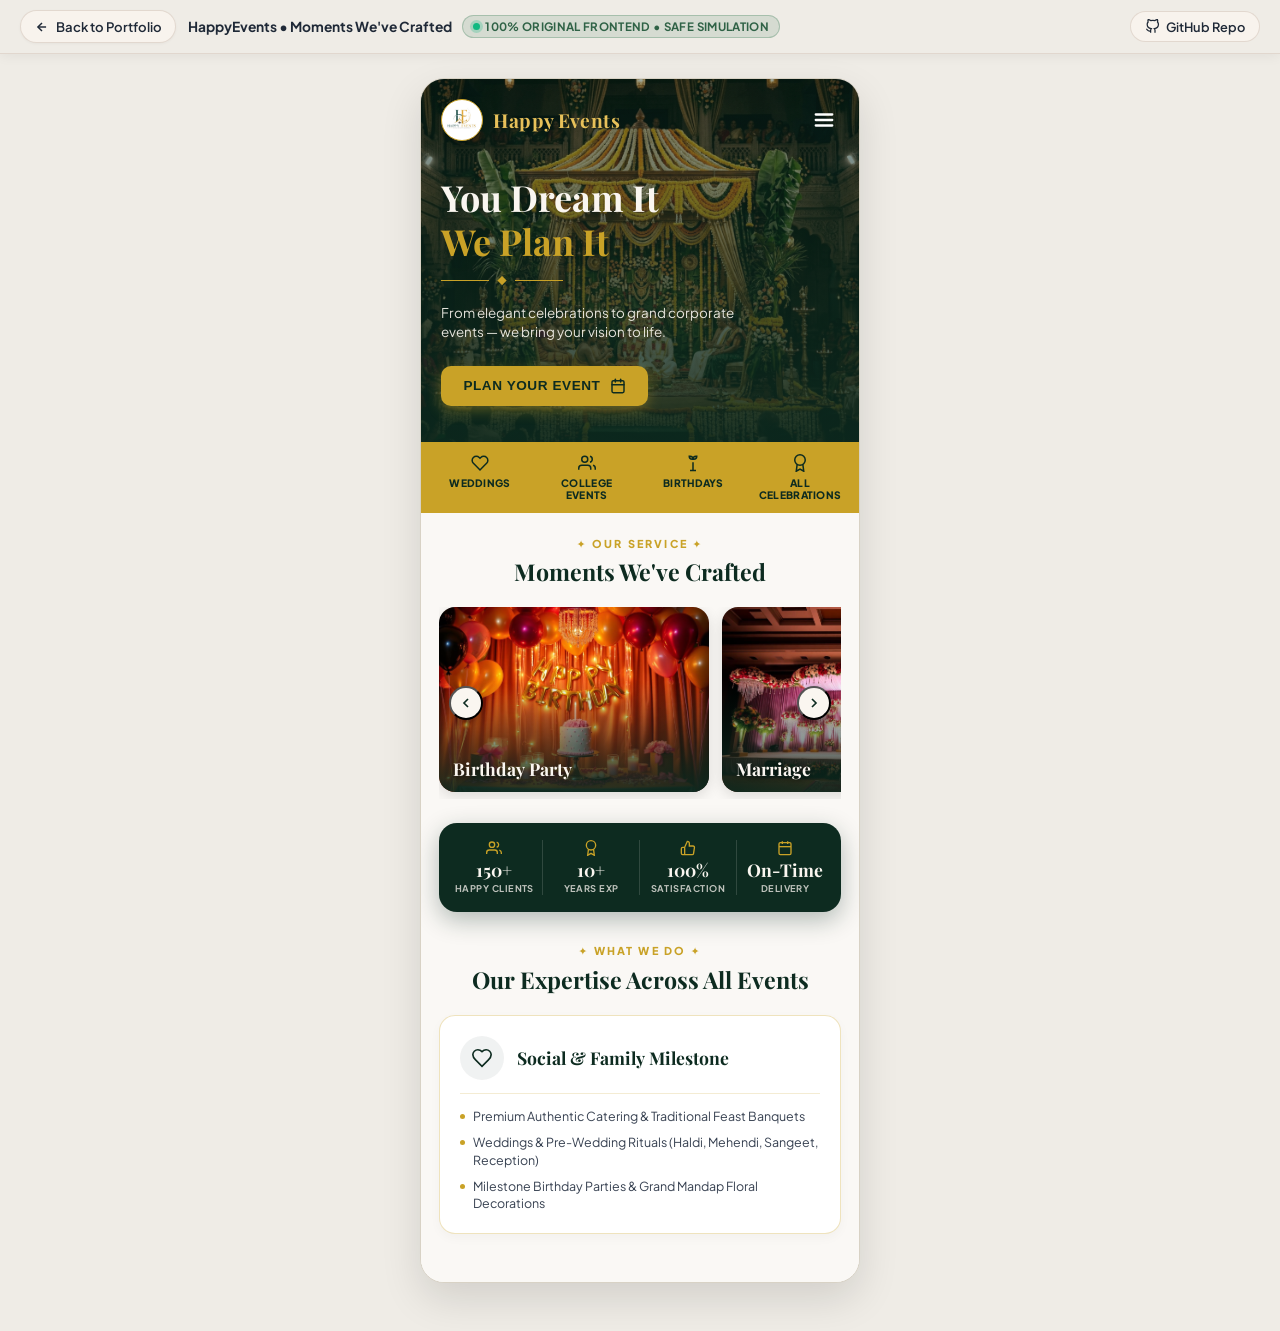
<file: demos/happy-events/index.html>
<!DOCTYPE html>
<html lang="en">
<head>
  <meta charset="UTF-8">
  <meta name="viewport" content="width=device-width, initial-scale=1.0">
  <title>Happy Events — Luxury South Indian Event Planners</title>
  <link rel="preconnect" href="https://fonts.googleapis.com">
  <link rel="preconnect" href="https://fonts.gstatic.com" crossorigin>
  <link href="https://fonts.googleapis.com/css2?family=Plus+Jakarta+Sans:wght@400;500;600;700;800&family=Playfair+Display:ital,wght@0,600;0,700;1,600&display=swap" rel="stylesheet">
  <link rel="stylesheet" href="../shared/demo-banner.css">
  <style>
    * { margin: 0; padding: 0; box-sizing: border-box; }
    body {
      font-family: 'Plus Jakarta Sans', system-ui, -apple-system, sans-serif;
      background: #EFECE6;
      color: #1F2937;
      min-height: 100vh;
      display: flex;
      flex-direction: column;
    }

    /* Mobile container centered on desktop */
    .happy-phone {
      max-width: 440px;
      margin: 1.5rem auto 3rem;
      width: 100%;
      background: #FFFFFF;
      border: 1px solid #D8D2C5;
      border-radius: 24px;
      box-shadow: 0 16px 40px rgba(0,0,0,0.12);
      display: flex;
      flex-direction: column;
      overflow: hidden;
    }

    /* On actual mobile phones: remove decorative phone frame, go full screen */
    @media (max-width: 540px) {
      body {
        background: #FFFFFF;
        min-height: 100dvh;
      }
      .happy-phone {
        max-width: 100%;
        margin: 0;
        border-radius: 0;
        border: none;
        box-shadow: none;
        min-height: 100dvh;
        flex: 1;
      }
    }

    /* Hero Section */
    .hero-wrap {
      position: relative;
      background: linear-gradient(180deg, rgba(13, 43, 32, 0.4) 0%, rgba(13, 43, 32, 0.88) 100%),
                  url('assets/hero-wedding.png') center/cover no-repeat;
      padding: 1.25rem 1.25rem 2.25rem;
      color: #FFFFFF;
    }
    .hero-top-nav {
      display: flex;
      justify-content: space-between;
      align-items: center;
      margin-bottom: 2.25rem;
    }
    .he-logo-pill {
      display: flex;
      align-items: center;
      gap: 0.65rem;
    }
    .he-logo-img {
      width: 42px;
      height: 42px;
      border-radius: 50%;
      object-fit: cover;
      background: #FFFFFF;
      border: 1.5px solid #C9A227;
      box-shadow: 0 2px 8px rgba(0,0,0,0.2);
    }
    .he-brand-title {
      font-family: 'Playfair Display', serif;
      font-size: 1.2rem;
      font-weight: 700;
      color: #E8C15A;
      letter-spacing: 0.02em;
    }
    .he-burger {
      background: none;
      border: none;
      color: #FFFFFF;
      cursor: pointer;
      display: flex;
      align-items: center;
      justify-content: center;
      padding: 4px;
    }

    .hero-title-main {
      font-family: 'Playfair Display', serif;
      font-size: 2.25rem;
      font-weight: 700;
      line-height: 1.12;
      margin-bottom: 0.85rem;
    }
    .hero-title-cream {
      color: #FAF6F0;
      display: block;
    }
    .hero-title-gold {
      color: #C9A227;
      display: block;
      margin-top: 0.2rem;
    }
    .gold-divider-diamond {
      display: flex;
      align-items: center;
      gap: 0.5rem;
      margin-bottom: 1rem;
    }
    .gold-line {
      width: 48px;
      height: 1.5px;
      background: #C9A227;
    }
    .gold-diamond {
      color: #C9A227;
      font-size: 0.75rem;
      line-height: 1;
    }
    .hero-desc {
      font-size: 0.84rem;
      color: rgba(250, 246, 240, 0.9);
      line-height: 1.45;
      margin-bottom: 1.5rem;
      max-width: 320px;
    }
    .btn-plan-event {
      display: inline-flex;
      align-items: center;
      gap: 0.6rem;
      background: #C9A227;
      color: #0D2B20;
      padding: 0.75rem 1.4rem;
      border-radius: 10px;
      font-size: 0.85rem;
      font-weight: 800;
      border: none;
      cursor: pointer;
      letter-spacing: 0.04em;
      box-shadow: 0 4px 14px rgba(201, 162, 39, 0.4);
      transition: all 0.2s ease;
    }
    .btn-plan-event:hover {
      background: #D9B338;
      transform: translateY(-1px);
    }

    /* Gold Ribbon */
    .gold-ribbon {
      background: #C9A227;
      display: grid;
      grid-template-columns: repeat(4, 1fr);
      padding: 0.75rem 0.35rem;
      text-align: center;
      box-shadow: 0 4px 12px rgba(201, 162, 39, 0.2);
    }
    .ribbon-col {
      display: flex;
      flex-direction: column;
      align-items: center;
      gap: 0.35rem;
      cursor: pointer;
      transition: transform 0.15s ease;
    }
    .ribbon-col:hover {
      transform: scale(1.05);
    }
    .ribbon-icon {
      color: #0D2B20;
      display: flex;
      align-items: center;
      justify-content: center;
    }
    .ribbon-label {
      font-size: 0.64rem;
      font-weight: 800;
      color: #0D2B20;
      text-transform: uppercase;
      letter-spacing: 0.03em;
      line-height: 1.15;
    }

    /* Content Area */
    .happy-body {
      padding: 1.5rem 1.1rem;
      background: #FAF8F5;
    }
    .section-eyebrow {
      text-align: center;
      font-size: 0.68rem;
      font-weight: 800;
      color: #C9A227;
      letter-spacing: 0.2em;
      text-transform: uppercase;
      margin-bottom: 0.35rem;
    }
    .section-serif-title {
      text-align: center;
      font-family: 'Playfair Display', serif;
      font-size: 1.45rem;
      font-weight: 700;
      color: #0D2B20;
      margin-bottom: 1.25rem;
    }

    /* Moments Carousel */
    .carousel-wrap {
      position: relative;
      margin-bottom: 1.5rem;
    }
    .carousel-row {
      display: flex;
      gap: 0.85rem;
      overflow-x: auto;
      scroll-snap-type: x mandatory;
      padding-bottom: 0.4rem;
      scrollbar-width: none;
    }
    .carousel-row::-webkit-scrollbar {
      display: none;
    }
    .carousel-card {
      width: 270px;
      height: 185px;
      border-radius: 16px;
      position: relative;
      overflow: hidden;
      flex-shrink: 0;
      scroll-snap-align: start;
      box-shadow: 0 4px 14px rgba(0,0,0,0.12);
      cursor: pointer;
    }
    .card-bg-img {
      width: 100%;
      height: 100%;
      object-fit: cover;
      transition: transform 0.4s ease;
    }
    .carousel-card:hover .card-bg-img {
      transform: scale(1.05);
    }
    .card-gradient-overlay {
      position: absolute;
      inset: 0;
      background: linear-gradient(180deg, rgba(0,0,0,0) 40%, rgba(13, 43, 32, 0.9) 100%);
    }
    .card-label-badge {
      position: absolute;
      bottom: 12px;
      left: 14px;
      color: #FAF6F0;
      font-family: 'Playfair Display', serif;
      font-size: 1.1rem;
      font-weight: 700;
      text-shadow: 0 2px 4px rgba(0,0,0,0.6);
    }
    .nav-arrow-circle {
      position: absolute;
      top: 50%;
      transform: translateY(-50%);
      width: 34px;
      height: 34px;
      border-radius: 50%;
      background: #FAF6F0;
      color: #0D2B20;
      display: flex;
      align-items: center;
      justify-content: center;
      box-shadow: 0 2px 8px rgba(0,0,0,0.3);
      cursor: pointer;
      z-index: 5;
      transition: background 0.15s ease;
    }
    .nav-arrow-circle:hover {
      background: #C9A227;
      color: #FFFFFF;
    }
    .nav-arrow-left { left: 10px; }
    .nav-arrow-right { right: 10px; }

    /* Green Stats Pill */
    .green-stats-pill {
      background: #0D2B20;
      border-radius: 18px;
      padding: 1.1rem 0.5rem;
      display: grid;
      grid-template-columns: repeat(4, 1fr);
      text-align: center;
      box-shadow: 0 8px 24px rgba(13, 43, 32, 0.3);
      margin-bottom: 2rem;
    }
    .stat-col {
      display: flex;
      flex-direction: column;
      align-items: center;
      gap: 0.3rem;
      padding: 0 0.25rem;
    }
    .stat-col:not(:last-child) {
      border-right: 1px solid rgba(250, 246, 240, 0.15);
    }
    .stat-icon {
      color: #C9A227;
      display: flex;
      align-items: center;
      justify-content: center;
    }
    .stat-num-gold {
      font-family: 'Playfair Display', serif;
      font-size: 1.1rem;
      font-weight: 700;
      color: #FAF6F0;
      line-height: 1;
    }
    .stat-label-mini {
      font-size: 0.58rem;
      font-weight: 700;
      color: rgba(250, 246, 240, 0.75);
      letter-spacing: 0.05em;
      text-transform: uppercase;
      line-height: 1.2;
    }

    /* What We Do */
    .expertise-card {
      background: #FFFFFF;
      border: 1px solid rgba(201, 162, 39, 0.3);
      border-radius: 16px;
      padding: 1.25rem;
      box-shadow: 0 4px 12px rgba(0,0,0,0.03);
      margin-bottom: 1.5rem;
    }
    .exp-header {
      display: flex;
      align-items: center;
      gap: 0.85rem;
      border-bottom: 1px solid rgba(201, 162, 39, 0.2);
      padding-bottom: 0.85rem;
      margin-bottom: 0.85rem;
    }
    .exp-icon-circ {
      width: 44px;
      height: 44px;
      border-radius: 50%;
      background: rgba(13, 43, 32, 0.06);
      display: flex;
      align-items: center;
      justify-content: center;
      color: #0D2B20;
      flex-shrink: 0;
    }
    .exp-title {
      font-family: 'Playfair Display', serif;
      font-size: 1.1rem;
      font-weight: 700;
      color: #0D2B20;
    }
    .exp-list {
      list-style: none;
      display: flex;
      flex-direction: column;
      gap: 0.55rem;
    }
    .exp-item {
      display: flex;
      align-items: flex-start;
      gap: 0.5rem;
      font-size: 0.78rem;
      color: #374151;
      line-height: 1.4;
    }
    .exp-dot {
      width: 5px;
      height: 5px;
      border-radius: 50%;
      background: #C9A227;
      margin-top: 0.38rem;
      flex-shrink: 0;
    }

    /* Plan Dialog Modal */
    .modal-backdrop {
      display: none;
      position: fixed;
      inset: 0;
      background: rgba(0,0,0,0.65);
      backdrop-filter: blur(4px);
      z-index: 99999;
      align-items: center;
      justify-content: center;
      padding: 1rem;
    }
    .modal-backdrop.open {
      display: flex;
    }
    .dialog-box {
      background: #FFFFFF;
      border-radius: 20px;
      max-width: 400px;
      width: 100%;
      padding: 1.5rem;
      box-shadow: 0 20px 50px rgba(0,0,0,0.3);
      position: relative;
    }
    .dialog-close {
      position: absolute;
      top: 14px;
      right: 14px;
      background: none;
      border: none;
      cursor: pointer;
      color: #6B7280;
    }
    .dialog-title {
      font-family: 'Playfair Display', serif;
      font-size: 1.35rem;
      color: #0D2B20;
      margin-bottom: 0.25rem;
    }
    .dialog-subtitle {
      font-size: 0.8rem;
      color: #6B7280;
      margin-bottom: 1.25rem;
    }
    .dialog-form {
      display: flex;
      flex-direction: column;
      gap: 0.85rem;
    }
    .dialog-label {
      font-size: 0.75rem;
      font-weight: 700;
      color: #374151;
      text-transform: uppercase;
      letter-spacing: 0.04em;
    }
    .dialog-input, .dialog-select {
      width: 100%;
      padding: 0.65rem 0.85rem;
      border: 1px solid #D1D5DB;
      border-radius: 8px;
      font-size: 0.85rem;
      font-family: inherit;
    }
    .dialog-submit {
      margin-top: 0.5rem;
      background: #C9A227;
      color: #0D2B20;
      border: none;
      padding: 0.75rem;
      border-radius: 8px;
      font-weight: 800;
      font-size: 0.88rem;
      cursor: pointer;
      text-transform: uppercase;
      letter-spacing: 0.04em;
    }
  </style>
  <style>
    /* Banner color match — aligns demo-top-banner with this app's background */
    :root {
      --banner-match-bg:      rgba(239,236,230,0.97);
      --banner-match-border:  rgba(222,211,200,0.8);
      --banner-match-text:    #1F2937;
      --banner-match-btn-bg:  #F8F3ED;
    }
    .demo-top-banner {
      background: #EFECE6 !important;
      background: var(--banner-match-bg, #EFECE6) !important;
      border-bottom-color: var(--banner-match-border) !important;
      color: var(--banner-match-text) !important;
    }
    .demo-back-btn,
    .demo-repo-link {
      color: var(--banner-match-text) !important;
    }
    .demo-back-btn {
      background: var(--banner-match-btn-bg) !important;
      border-color: var(--banner-match-border) !important;
    }
    
  </style>
</head>
<body>

  <!-- Universal Demo Top Banner -->
  <header class="demo-top-banner">
    <div class="demo-banner-left">
      <a href="../../#projects" class="demo-back-btn">
        <svg width="14" height="14" viewBox="0 0 24 24" fill="none" stroke="currentColor" stroke-width="2.5"><line x1="19" y1="12" x2="5" y2="12"></line><polyline points="12 19 5 12 12 5"></polyline></svg>
        <span>Back to Portfolio</span>
      </a>
      <div class="demo-title-pill">
        <strong>HappyEvents &bull; Moments We've Crafted</strong>
        <span class="demo-pill-badge">
          <span class="demo-status-dot"></span>
          100% Original Frontend &bull; Safe Simulation
        </span>
      </div>
    </div>
    <div class="demo-banner-right">
      <a href="https://github.com/sreeram0242-bot/HappyEvents" target="_blank" rel="noopener noreferrer" class="demo-repo-link">
        <svg width="15" height="15" viewBox="0 0 24 24" fill="none" stroke="currentColor" stroke-width="2"><path d="M9 19c-5 1.5-5-2.5-7-3m14 6v-3.87a3.37 3.37 0 0 0-.94-2.61c3.14-.35 6.44-1.54 6.44-7A5.44 5.44 0 0 0 20 4.77 5.07 5.07 0 0 0 19.91 1S18.73.65 16 2.48a13.38 13.38 0 0 0-7 0C6.27.65 5.09 1 5.09 1A5.07 5.07 0 0 0 5 4.77a5.44 5.44 0 0 0-1.5 3.78c0 5.42 3.3 6.61 6.44 7A3.37 3.37 0 0 0 9 18.13V22"></path></svg>
        <span>GitHub Repo</span>
      </a>
    </div>
  </header>

  <!-- Mobile Screen Shell -->
  <div class="happy-phone">

    <!-- Hero Section -->
    <div class="hero-wrap">
      <div class="hero-top-nav">
        <div class="he-logo-pill">
          <img src="assets/logo.png" alt="Happy Events" class="he-logo-img">
          <span class="he-brand-title">Happy Events</span>
        </div>
        <button class="he-burger" aria-label="Menu" onclick="openPlanDialog('General Event')">
          <svg width="22" height="22" viewBox="0 0 24 24" fill="none" stroke="currentColor" stroke-width="2.5" stroke-linecap="round"><line x1="3" y1="6" x2="21" y2="6"></line><line x1="3" y1="12" x2="21" y2="12"></line><line x1="3" y1="18" x2="21" y2="18"></line></svg>
        </button>
      </div>

      <div class="hero-title-main">
        <span class="hero-title-cream">You Dream It</span>
        <span class="hero-title-gold">We Plan It</span>
      </div>

      <div class="gold-divider-diamond">
        <div class="gold-line"></div>
        <span class="gold-diamond">◆</span>
        <div class="gold-line"></div>
      </div>

      <p class="hero-desc">
        From elegant celebrations to grand corporate events &mdash; we bring your vision to life.
      </p>

      <button class="btn-plan-event" onclick="openPlanDialog('Wedding')">
        <span>PLAN YOUR EVENT</span>
        <svg width="16" height="16" viewBox="0 0 24 24" fill="none" stroke="currentColor" stroke-width="2.2" stroke-linecap="round" stroke-linejoin="round"><rect x="3" y="4" width="18" height="18" rx="2" ry="2"></rect><line x1="16" y1="2" x2="16" y2="6"></line><line x1="8" y1="2" x2="8" y2="6"></line><line x1="3" y1="10" x2="21" y2="10"></line></svg>
      </button>
    </div>

    <!-- Gold Ribbon Bar -->
    <div class="gold-ribbon">
      <div class="ribbon-col" onclick="openPlanDialog('Wedding')">
        <div class="ribbon-icon">
          <svg width="18" height="18" viewBox="0 0 24 24" fill="none" stroke="currentColor" stroke-width="2"><path d="M20.84 4.61a5.5 5.5 0 0 0-7.78 0L12 5.67l-1.06-1.06a5.5 5.5 0 0 0-7.78 7.78l1.06 1.06L12 21.23l7.78-7.78 1.06-1.06a5.5 5.5 0 0 0 0-7.78z"></path></svg>
        </div>
        <span class="ribbon-label">WEDDINGS</span>
      </div>
      <div class="ribbon-col" onclick="openPlanDialog('College Fest')">
        <div class="ribbon-icon">
          <svg width="18" height="18" viewBox="0 0 24 24" fill="none" stroke="currentColor" stroke-width="2"><path d="M17 21v-2a4 4 0 0 0-4-4H5a4 4 0 0 0-4 4v2"></path><circle cx="9" cy="7" r="4"></circle><path d="M23 21v-2a4 4 0 0 0-3-3.87"></path><path d="M16 3.13a4 4 0 0 1 0 7.75"></path></svg>
        </div>
        <span class="ribbon-label">COLLEGE<br>EVENTS</span>
      </div>
      <div class="ribbon-col" onclick="openPlanDialog('Birthday')">
        <div class="ribbon-icon">
          <svg width="18" height="18" viewBox="0 0 24 24" fill="none" stroke="currentColor" stroke-width="2"><path d="M8 22h8M12 11v11M12 7a4 4 0 0 0-4-4H7a4 4 0 0 0 4 4zM12 7a4 4 0 0 1 4-4h1a4 4 0 0 1-4 4z"></path></svg>
        </div>
        <span class="ribbon-label">BIRTHDAYS</span>
      </div>
      <div class="ribbon-col" onclick="openPlanDialog('Celebration')">
        <div class="ribbon-icon">
          <svg width="18" height="18" viewBox="0 0 24 24" fill="none" stroke="currentColor" stroke-width="2"><circle cx="12" cy="8" r="7"></circle><polyline points="8.21 13.89 7 23 12 20 17 23 15.79 13.88"></polyline></svg>
        </div>
        <span class="ribbon-label">ALL<br>CELEBRATIONS</span>
      </div>
    </div>

    <!-- Content Body -->
    <div class="happy-body">
      <div class="section-eyebrow">✦ OUR SERVICE ✦</div>
      <h2 class="section-serif-title">Moments We've Crafted</h2>

      <div class="carousel-wrap">
        <div class="carousel-row" id="moments-carousel">
          <!-- Birthday Card -->
          <div class="carousel-card" onclick="openPlanDialog('Birthday Party')">
            <img src="assets/cat-birthday.jpg" class="card-bg-img" alt="Birthday Party">
            <div class="card-gradient-overlay"></div>
            <span class="card-label-badge">Birthday Party</span>
          </div>

          <!-- Marriage Card -->
          <div class="carousel-card" onclick="openPlanDialog('Marriage')">
            <img src="assets/cat-marriage.jpg" class="card-bg-img" alt="Marriage">
            <div class="card-gradient-overlay"></div>
            <span class="card-label-badge">Marriage</span>
          </div>

          <!-- College Events -->
          <div class="carousel-card" onclick="openPlanDialog('College Fest')">
            <img src="assets/cat-college.jpg" class="card-bg-img" alt="College Events">
            <div class="card-gradient-overlay"></div>
            <span class="card-label-badge">College Events</span>
          </div>

          <!-- School Events -->
          <div class="carousel-card" onclick="openPlanDialog('School Event')">
            <img src="assets/south-indian-school.png" class="card-bg-img" alt="School Events">
            <div class="card-gradient-overlay"></div>
            <span class="card-label-badge">School Events</span>
          </div>
        </div>

        <button class="nav-arrow-circle nav-arrow-left" onclick="scrollCarousel(-200)" aria-label="Previous">
          <svg width="16" height="16" viewBox="0 0 24 24" fill="none" stroke="currentColor" stroke-width="2.5"><polyline points="15 18 9 12 15 6"></polyline></svg>
        </button>
        <button class="nav-arrow-circle nav-arrow-right" onclick="scrollCarousel(200)" aria-label="Next">
          <svg width="16" height="16" viewBox="0 0 24 24" fill="none" stroke="currentColor" stroke-width="2.5"><polyline points="9 18 15 12 9 6"></polyline></svg>
        </button>
      </div>

      <!-- Green Stats Pill -->
      <div class="green-stats-pill">
        <div class="stat-col">
          <div class="stat-icon">
            <svg width="16" height="16" viewBox="0 0 24 24" fill="none" stroke="currentColor" stroke-width="2"><path d="M17 21v-2a4 4 0 0 0-4-4H5a4 4 0 0 0-4 4v2"></path><circle cx="9" cy="7" r="4"></circle><path d="M23 21v-2a4 4 0 0 0-3-3.87"></path><path d="M16 3.13a4 4 0 0 1 0 7.75"></path></svg>
          </div>
          <div class="stat-num-gold">150+</div>
          <div class="stat-label-mini">HAPPY CLIENTS</div>
        </div>
        <div class="stat-col">
          <div class="stat-icon">
            <svg width="16" height="16" viewBox="0 0 24 24" fill="none" stroke="currentColor" stroke-width="2"><circle cx="12" cy="8" r="7"></circle><polyline points="8.21 13.89 7 23 12 20 17 23 15.79 13.88"></polyline></svg>
          </div>
          <div class="stat-num-gold">10+</div>
          <div class="stat-label-mini">YEARS EXP</div>
        </div>
        <div class="stat-col">
          <div class="stat-icon">
            <svg width="16" height="16" viewBox="0 0 24 24" fill="none" stroke="currentColor" stroke-width="2"><path d="M14 9V5a3 3 0 0 0-3-3l-4 9v11h11.28a2 2 0 0 0 2-1.7l1.38-9a2 2 0 0 0-2-2.3zM7 22H4a2 2 0 0 1-2-2v-7a2 2 0 0 1 2-2h3"></path></svg>
          </div>
          <div class="stat-num-gold">100%</div>
          <div class="stat-label-mini">SATISFACTION</div>
        </div>
        <div class="stat-col">
          <div class="stat-icon">
            <svg width="16" height="16" viewBox="0 0 24 24" fill="none" stroke="currentColor" stroke-width="2"><rect x="3" y="4" width="18" height="18" rx="2" ry="2"></rect><line x1="16" y1="2" x2="16" y2="6"></line><line x1="8" y1="2" x2="8" y2="6"></line><line x1="3" y1="10" x2="21" y2="10"></line></svg>
          </div>
          <div class="stat-num-gold">On-Time</div>
          <div class="stat-label-mini">DELIVERY</div>
        </div>
      </div>

      <!-- What We Do -->
      <div class="section-eyebrow">✦ WHAT WE DO ✦</div>
      <h2 class="section-serif-title">Our Expertise Across All Events</h2>

      <div class="expertise-card">
        <div class="exp-header">
          <div class="exp-icon-circ">
            <svg width="22" height="22" viewBox="0 0 24 24" fill="none" stroke="currentColor" stroke-width="1.8"><path d="M19 14c1.49-1.46 3-3.21 3-5.5A5.5 5.5 0 0 0 16.5 3c-1.76 0-3 .5-4.5 2-1.5-1.5-2.74-2-4.5-2A5.5 5.5 0 0 0 2 8.5c0 2.3 1.5 4.05 3 5.5l7 7Z"></path></svg>
          </div>
          <h3 class="exp-title">Social &amp; Family Milestone</h3>
        </div>
        <ul class="exp-list">
          <li class="exp-item"><span class="exp-dot"></span><span>Premium Authentic Catering &amp; Traditional Feast Banquets</span></li>
          <li class="exp-item"><span class="exp-dot"></span><span>Weddings &amp; Pre-Wedding Rituals (Haldi, Mehendi, Sangeet, Reception)</span></li>
          <li class="exp-item"><span class="exp-dot"></span><span>Milestone Birthday Parties &amp; Grand Mandap Floral Decorations</span></li>
        </ul>
      </div>

    </div>
  </div>

  <!-- Interactive Event Planning Dialog Modal -->
  <div class="modal-backdrop" id="plan-dialog">
    <div class="dialog-box">
      <button class="dialog-close" onclick="closePlanDialog()" aria-label="Close">
        <svg width="20" height="20" viewBox="0 0 24 24" fill="none" stroke="currentColor" stroke-width="2.5"><line x1="18" y1="6" x2="6" y2="18"></line><line x1="6" y1="6" x2="18" y2="18"></line></svg>
      </button>
      <h3 class="dialog-title">Plan Your Event</h3>
      <p class="dialog-subtitle">Tell us about your celebration. We craft memories that last a lifetime.</p>
      
      <form class="dialog-form" onsubmit="handlePlanSubmit(event)">
        <div>
          <label class="dialog-label">Event Type</label>
          <select class="dialog-select" id="event-type-select">
            <option value="Wedding">Traditional Wedding &amp; Mandap</option>
            <option value="Birthday Party">Birthday Gala &amp; Theming</option>
            <option value="College Fest">College Cultural Fest / DJ</option>
            <option value="School Event">School Annual Day</option>
            <option value="Corporate">Corporate Conference &amp; Banquet</option>
          </select>
        </div>
        <div>
          <label class="dialog-label">Estimated Guest Count</label>
          <select class="dialog-select">
            <option>50 - 150 Guests (Intimate)</option>
            <option selected>150 - 500 Guests (Grand)</option>
            <option>500 - 1500+ Guests (Royal)</option>
          </select>
        </div>
        <div>
          <label class="dialog-label">Preferred Date</label>
          <input type="date" class="dialog-input" value="2026-10-15">
        </div>
        <div>
          <label class="dialog-label">Your Phone Number</label>
          <input type="tel" class="dialog-input" placeholder="+91 98401 23456" value="+91 96296 61668">
        </div>
        <button type="submit" class="dialog-submit">Reserve Event Consultation</button>
      </form>
    </div>
  </div>

  <script>
    function scrollCarousel(offset) {
      const el = document.getElementById('moments-carousel');
      if (el) el.scrollBy({ left: offset, behavior: 'smooth' });
    }

    function openPlanDialog(type) {
      const dlg = document.getElementById('plan-dialog');
      const sel = document.getElementById('event-type-select');
      if (sel && type) {
        for (let i = 0; i < sel.options.length; i++) {
          if (sel.options[i].value.toLowerCase().includes(type.toLowerCase())) {
            sel.selectedIndex = i;
            break;
          }
        }
      }
      if (dlg) dlg.classList.add('open');
    }

    function closePlanDialog() {
      const dlg = document.getElementById('plan-dialog');
      if (dlg) dlg.classList.remove('open');
    }

    function handlePlanSubmit(e) {
      e.preventDefault();
      alert('Event consultation request recorded!
Our senior event coordinator will call you within 2 business hours.');
      closePlanDialog();
    }
  </script>
</body>
</html>
</file>
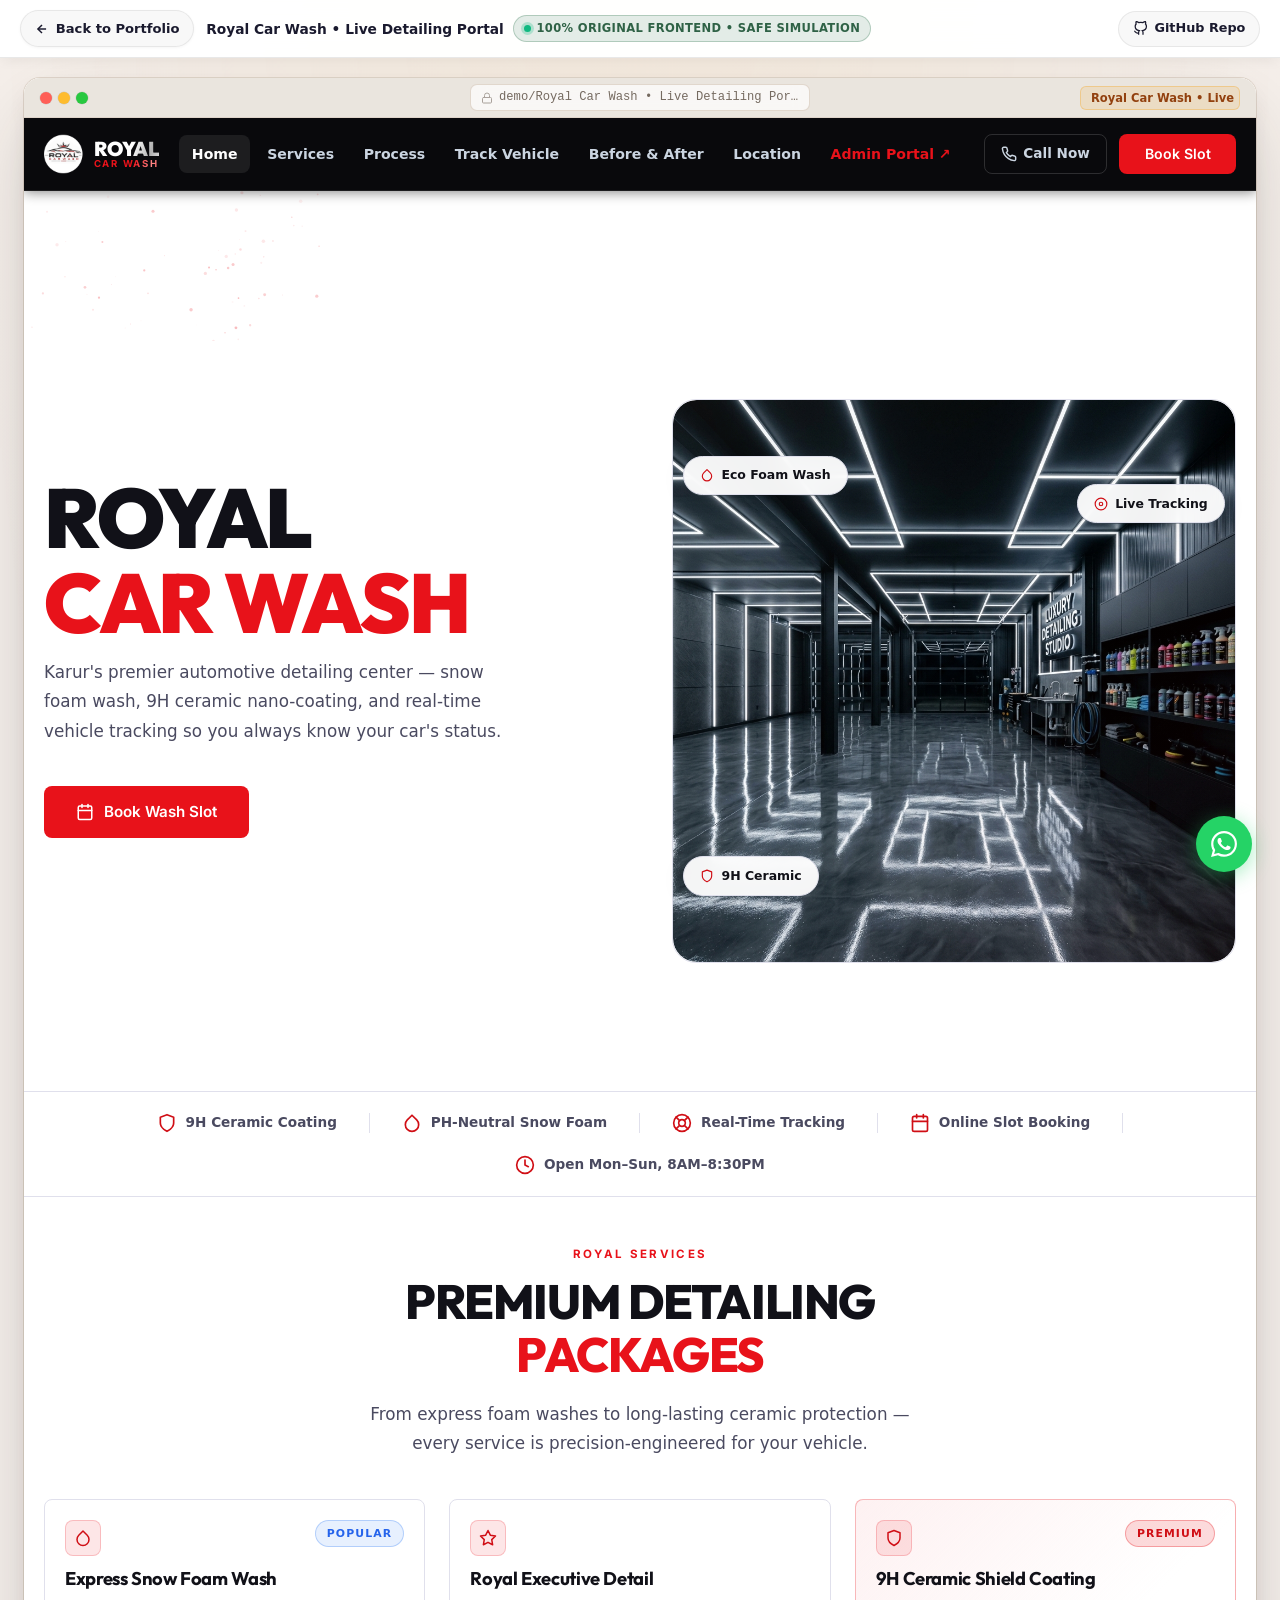
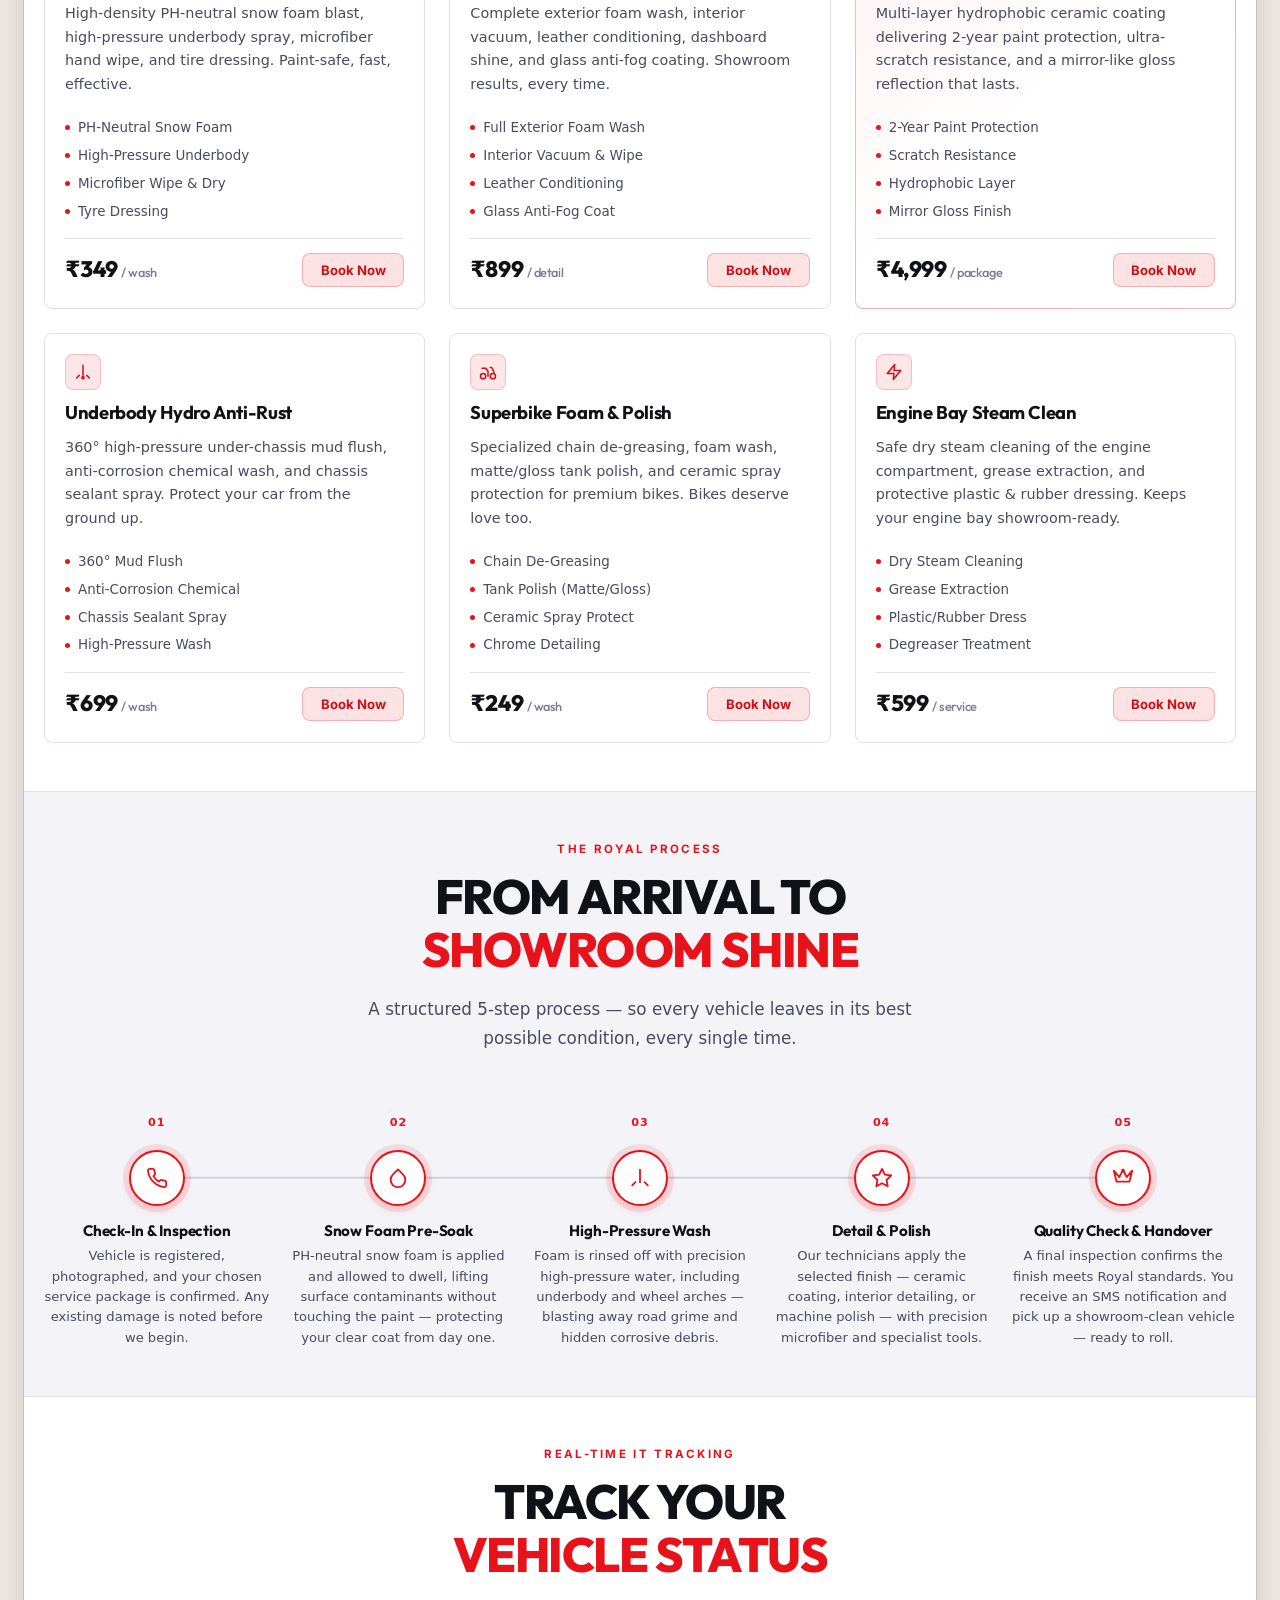
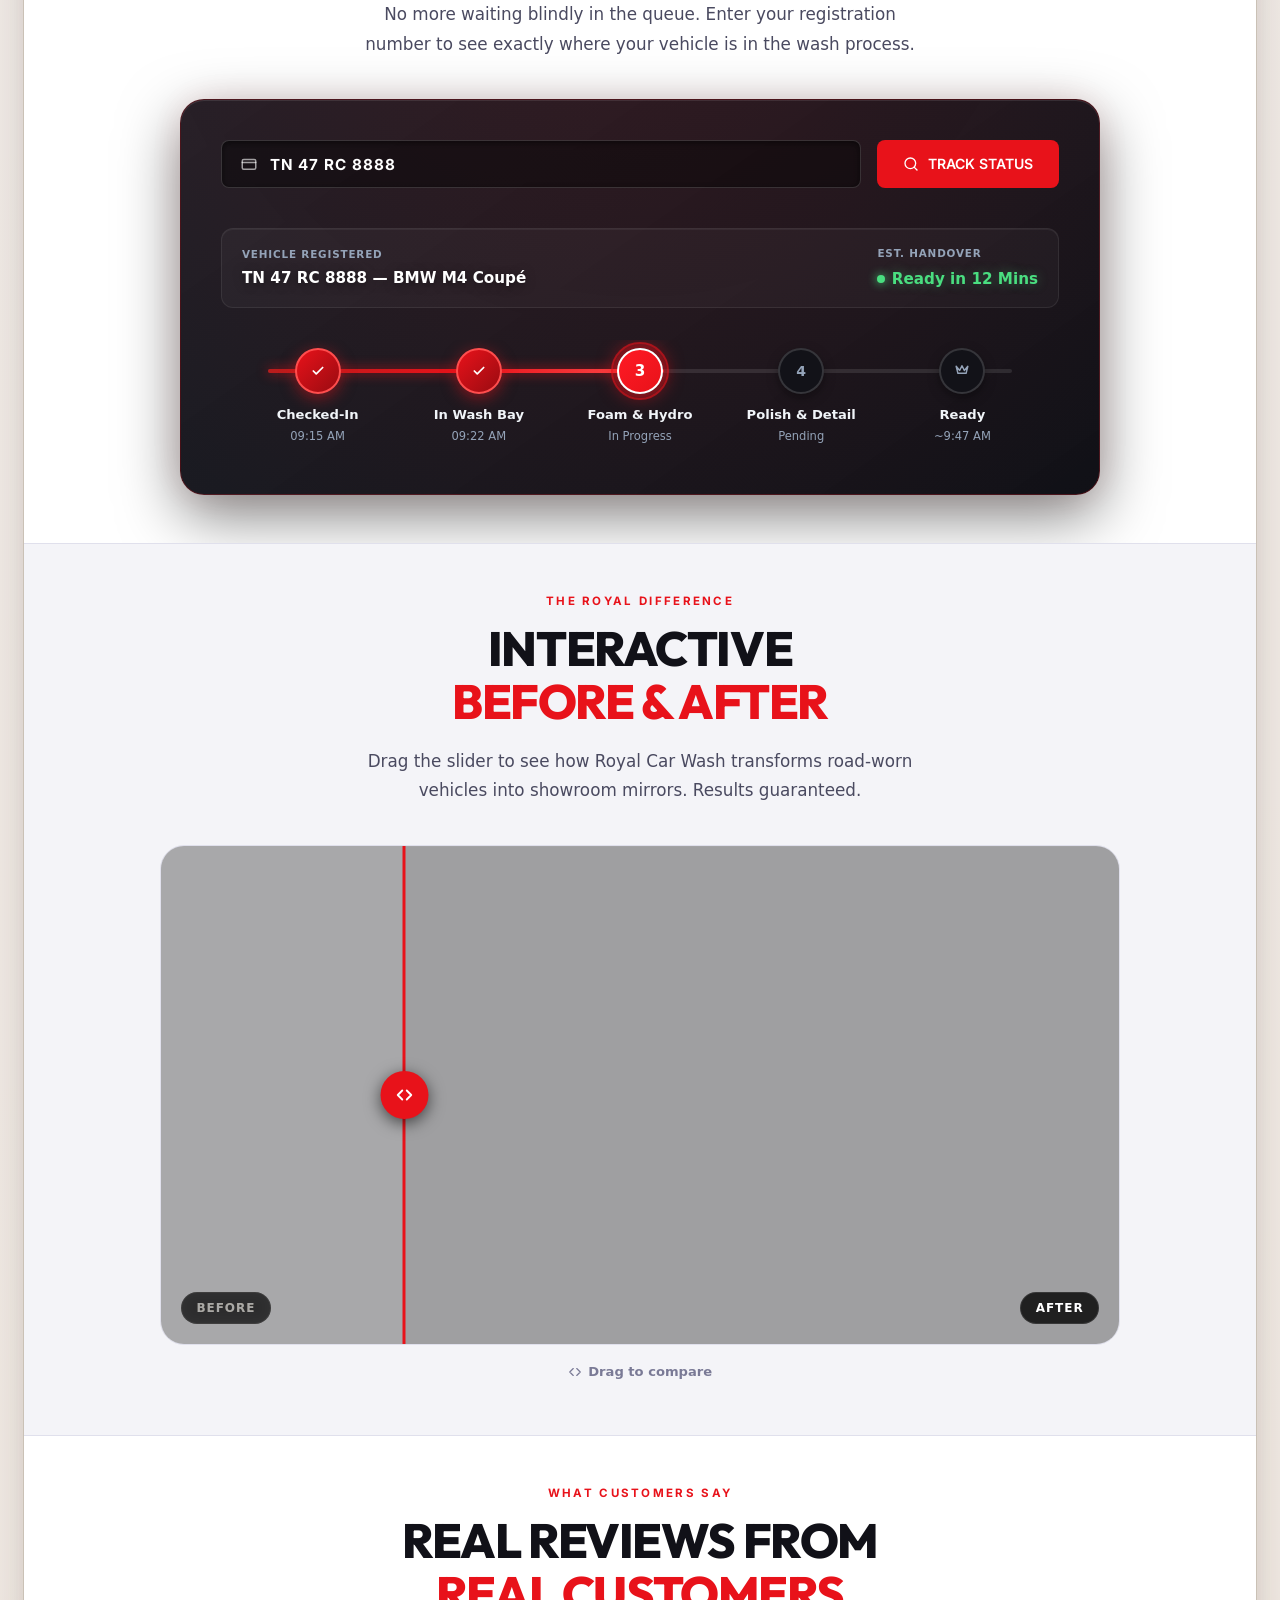
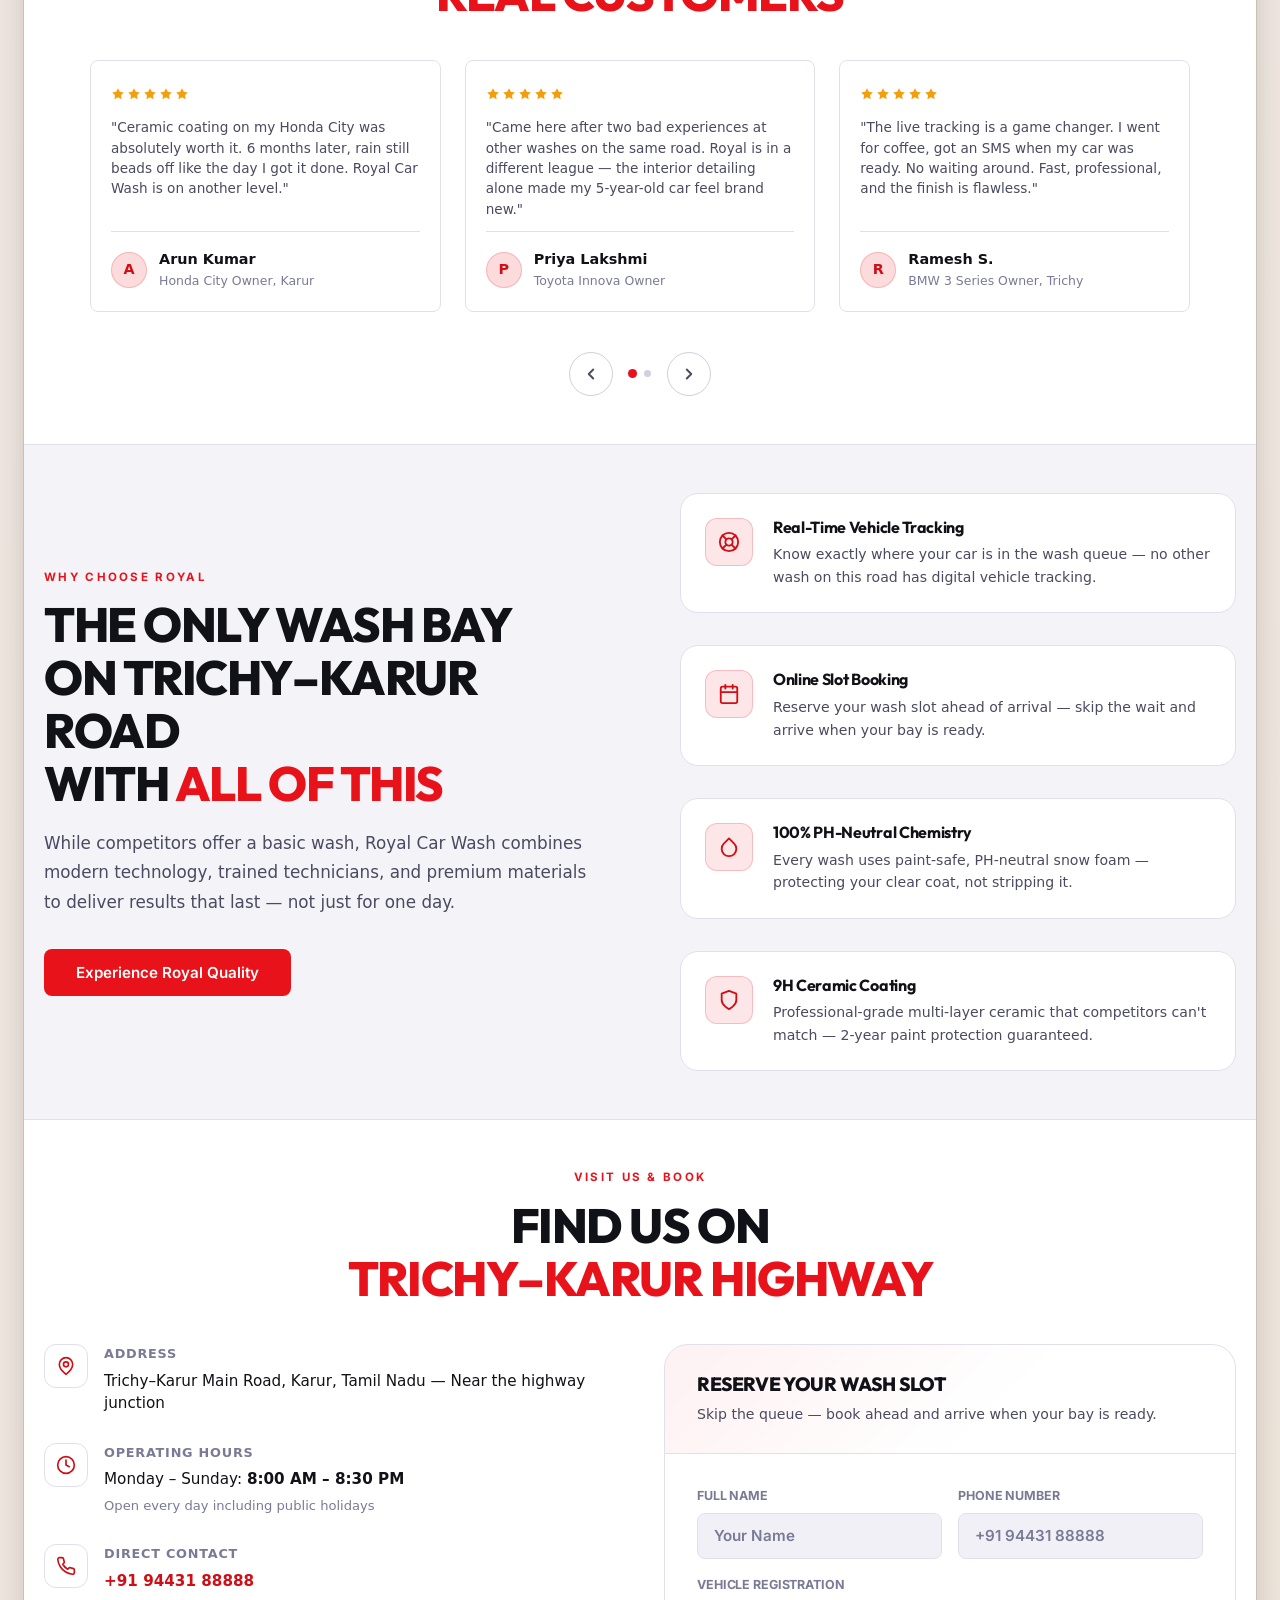
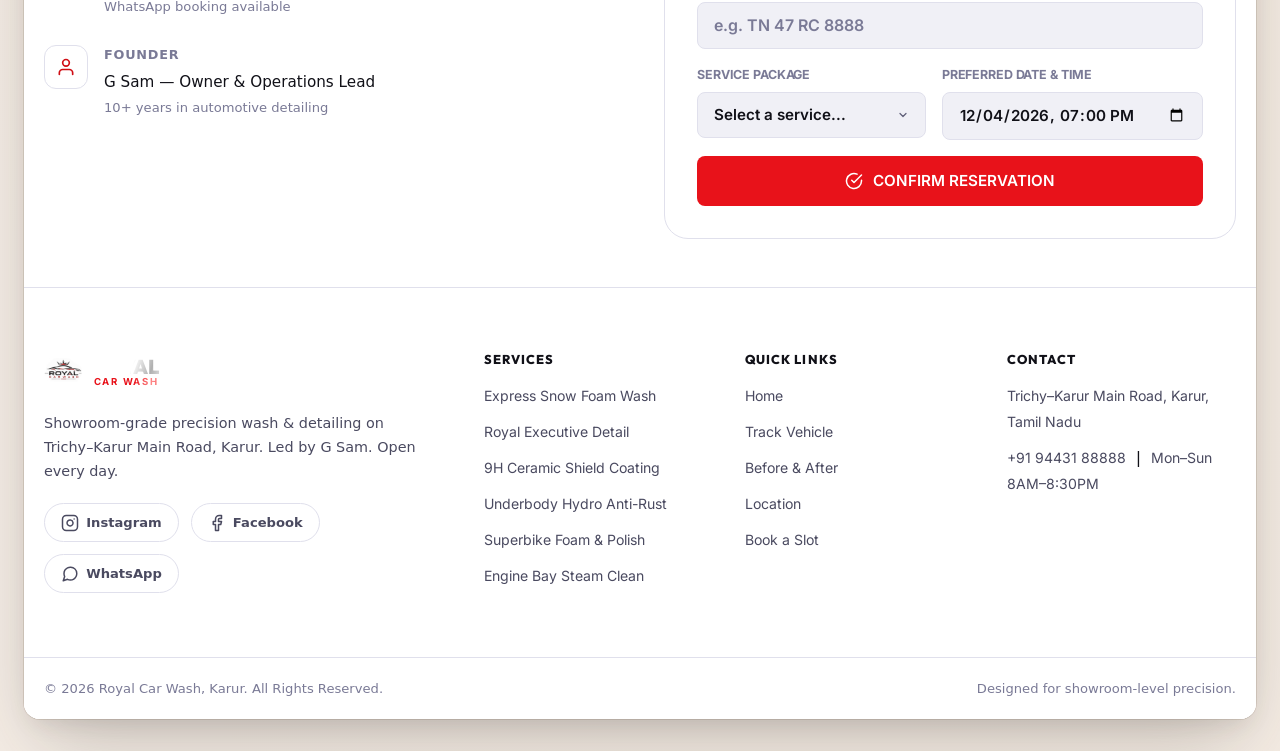
<file: demos/royal-carwash/index.html>
<!DOCTYPE html>
<html lang="en">

<head>
  <meta charset="UTF-8">
    <meta name="viewport" content="width=1280, initial-scale=0.3, minimum-scale=0.1, maximum-scale=3.0, user-scalable=yes">
  <link rel="stylesheet" href="../shared/pc-desktop-mode.css">
  <script src="../shared/pc-desktop-mode.js"></script>
  <meta name="theme-color" content="#050508">
  <title>Royal Car Wash | Premium Auto Detailing | Karur, Tamil Nadu</title>
  <meta name="description"
    content="Royal Car Wash on Trichy–Karur Main Road, Karur. Snow foam wash, 9H ceramic coating, real-time vehicle tracking & online slot booking. Open 7 days, 8AM–8:30PM.">
  <meta name="keywords"
    content="car wash karur, ceramic coating karur, bike wash karur, auto detailing karur, royal car wash, trichy karur road carwash">
  <meta property="og:title" content="Royal Car Wash | Premium Auto Detailing Karur">
  <meta property="og:description"
    content="Showroom-grade car wash & detailing on Trichy–Karur Main Road. Online booking, live vehicle tracking, ceramic coating.">
  <meta property="og:type" content="website">
  <meta property="og:url" content="https://royal-carwash-five.vercel.app/">
  <meta property="og:image" content="https://royal-carwash-five.vercel.app/images/hero_empty_garage.png">
  <meta property="og:image:width" content="1200">
  <meta property="og:image:height" content="630">

  <!-- Twitter Card -->
  <meta name="twitter:card" content="summary_large_image">
  <meta name="twitter:title" content="Royal Car Wash | Premium Auto Detailing Karur">
  <meta name="twitter:description"
    content="Showroom-grade car wash & detailing on Trichy–Karur Main Road. Online booking, live vehicle tracking, ceramic coating.">
  <meta name="twitter:image" content="https://royal-carwash-five.vercel.app/images/hero_empty_garage.png">

  <!-- LocalBusiness Schema (SEO) -->
  <script type="application/ld+json">
  {
    "@context": "https://schema.org",
    "@type": "AutoWash",
    "name": "Royal Car Wash",
    "image": "https://royal-carwash-five.vercel.app/images/hero_empty_garage.png",
    "@id": "https://royal-carwash-five.vercel.app/#organization",
    "url": "https://royal-carwash-five.vercel.app/",
    "telephone": "+919443188888",
    "priceRange": "₹249 - ₹4999",
    "address": {
      "@type": "PostalAddress",
      "streetAddress": "Trichy–Karur Main Road",
      "addressLocality": "Karur",
      "addressRegion": "TN",
      "postalCode": "639001",
      "addressCountry": "IN"
    },
    "geo": {
      "@type": "GeoCoordinates",
      "latitude": 10.9601,
      "longitude": 78.0766
    },
    "openingHoursSpecification": [
      {
        "@type": "OpeningHoursSpecification",
        "dayOfWeek": [
          "Monday",
          "Tuesday",
          "Wednesday",
          "Thursday",
          "Friday",
          "Saturday",
          "Sunday"
        ],
        "opens": "08:00",
        "closes": "20:30"
      }
    ],
    "sameAs": [
      "https://www.facebook.com/royalcarwash.karur",
      "https://www.instagram.com/royalcarwash.karur"
    ]
  }
  </script>

  <link rel="preconnect" href="https://fonts.googleapis.com">
  <link rel="preconnect" href="https://fonts.gstatic.com" crossorigin>
  <link
    href="https://fonts.googleapis.com/css2?family=Outfit:wght@400;500;600;700;800;900&family=Inter:wght@400;500;600;700;800&display=swap"
    rel="stylesheet">
  <link rel="stylesheet" href="./src/styles/main.css">
<link rel="icon" href="data:,">
  <style>
    /* Banner color match — aligns demo-top-banner with this app's background */
    :root {
      --banner-match-bg:      rgba(255,255,255,0.97);
      --banner-match-border:  rgba(230,230,230,0.9);
      --banner-match-text:    #1A1A2E;
      --banner-match-btn-bg:  #F8F8F8;
    }
    .demo-top-banner {
      background: #ffffff !important;
      background: var(--banner-match-bg, #ffffff) !important;
      border-bottom-color: var(--banner-match-border) !important;
      color: var(--banner-match-text) !important;
    }
    .demo-back-btn,
    .demo-repo-link {
      color: var(--banner-match-text) !important;
    }
    .demo-back-btn {
      background: var(--banner-match-btn-bg) !important;
      border-color: var(--banner-match-border) !important;
    }
    .pc-browser-content .header {
      position: sticky !important;
      top: 0 !important;
      left: 0 !important;
      right: 0 !important;
      width: 100% !important;
      z-index: 100 !important;
    }
    /* Ensure hero elements are visible immediately */
    .hero-title, .hero-sub, .hero-ctas, .hero-visual, .reveal-up, .reveal-right, [data-reveal] {
      opacity: 1 !important;
      transform: none !important;
    }
  </style>
</head>

<body>
  <link rel="stylesheet" href="../shared/demo-banner.css">
  <header class="demo-top-banner">
    <div class="demo-banner-left">
      <a href="../../#projects" class="demo-back-btn">
        <svg width="14" height="14" viewBox="0 0 24 24" fill="none" stroke="currentColor" stroke-width="2.5"><line x1="19" y1="12" x2="5" y2="12"></line><polyline points="12 19 5 12 12 5"></polyline></svg>
        <span>Back to Portfolio</span>
      </a>
      <div class="demo-title-pill">
        <strong>Royal Car Wash &bull; Live Detailing Portal</strong>
        <span class="demo-pill-badge">
          <span class="demo-status-dot"></span>
          100% Original Frontend &bull; Safe Simulation
        </span>
      </div>
    </div>
    <div class="demo-banner-right">
      <a href="https://github.com/sreeram0242-bot/Royal-Carwash" target="_blank" rel="noopener noreferrer" class="demo-repo-link">
        <svg width="15" height="15" viewBox="0 0 24 24" fill="none" stroke="currentColor" stroke-width="2"><path d="M9 19c-5 1.5-5-2.5-7-3m14 6v-3.87a3.37 3.37 0 0 0-.94-2.61c3.14-.35 6.44-1.54 6.44-7A5.44 5.44 0 0 0 20 4.77 5.07 5.07 0 0 0 19.91 1S18.73.65 16 2.48a13.38 13.38 0 0 0-7 0C6.27.65 5.09 1 5.09 1A5.07 5.07 0 0 0 5 4.77a5.44 5.44 0 0 0-1.5 3.78c0 5.42 3.3 6.61 6.44 7A3.37 3.37 0 0 0 9 18.13V22"></path></svg>
        <span>GitHub Repo</span>
      </a>
    </div>
  </header>

  <!-- ====================================================
       INTRO SPLASH SCREEN
  ==================================================== -->
  <div id="intro-screen" class="intro-screen" style="display:none!important">
    <video id="intro-video" class="intro-video" src="videos/intro.mp4?v=3" autoplay muted playsinline></video>
    <button id="skip-intro-btn" class="skip-intro-btn" aria-label="Skip Intro">Skip Intro</button>
  </div>

  <!-- ====================================================
       HEADER / NAVIGATION
  ==================================================== -->
  <header class="header" id="site-header">
    <div class="container nav-container">

      <a href="#hero" class="logo" aria-label="Royal Car Wash Home">
        <img src="images/logo.png" alt="Royal Car Wash" class="logo-img">
        <div class="logo-text">
          <span class="logo-royal">ROYAL</span>
          <span class="logo-carwash">CAR WASH</span>
        </div>
      </a>

      <nav class="nav-links" id="nav-links" aria-label="Primary navigation">
        <a href="#hero" class="nav-link">Home</a>
        <a href="#services" class="nav-link">Services</a>
        <a href="#process" class="nav-link">Process</a>
        <a href="#tracking" class="nav-link">Track Vehicle</a>
        <a href="#showcase" class="nav-link">Before &amp; After</a>
        <a href="#location" class="nav-link">Location</a>
        <a href="./admin.html" class="nav-link" style="font-weight:700;color:var(--clr-red)">Admin Portal ↗</a>
      </nav>

      <div class="nav-actions">
        <a href="tel:+919443188888" class="btn-call" aria-label="Call us">
          <svg width="16" height="16" viewBox="0 0 24 24" fill="none" stroke="currentColor" stroke-width="2.2"
            stroke-linecap="round" stroke-linejoin="round" aria-hidden="true">
            <path
              d="M22 16.92v3a2 2 0 0 1-2.18 2 19.79 19.79 0 0 1-8.63-3.07 19.5 19.5 0 0 1-6-6 19.79 19.79 0 0 1-3.07-8.67A2 2 0 0 1 4.11 2h3a2 2 0 0 1 2 1.72 12.84 12.84 0 0 0 .7 2.81 2 2 0 0 1-.45 2.11L8.09 9.91a16 16 0 0 0 6 6l1.27-1.27a2 2 0 0 1 2.11-.45 12.84 12.84 0 0 0 2.81.7A2 2 0 0 1 22 16.92z" />
          </svg>
          <span>Call Now</span>
        </a>
        <button class="btn-primary trigger-booking" id="nav-book-btn" aria-label="Book a wash slot">Book Slot</button>
        <button class="mobile-toggle" id="mobile-toggle" aria-label="Toggle mobile menu" aria-expanded="false"
          aria-controls="nav-links">
          <span class="hamburger-line"></span>
          <span class="hamburger-line"></span>
          <span class="hamburger-line"></span>
        </button>
      </div>

    </div>
  </header>

  <!-- Mobile Nav Overlay -->
  <div class="mobile-nav-overlay" id="mobile-overlay" aria-hidden="true"></div>

  <!-- ====================================================
       HERO SECTION
  ==================================================== -->
  <section id="hero" class="hero-section">
    <!-- Animated background particles -->
    <canvas class="particles-canvas" id="particles-canvas" aria-hidden="true"></canvas>

    <!-- Animated water drops overlay -->
    <div class="hero-drops" aria-hidden="true">
      <div class="drop d1"></div>
      <div class="drop d2"></div>
      <div class="drop d3"></div>
      <div class="drop d4"></div>
      <div class="drop d5"></div>
    </div>

    <div class="container hero-container">
      <div class="hero-content" id="hero-content">

        <h1 class="hero-title reveal-up">
          ROYAL<br>
          <span class="title-red">CAR WASH</span>
        </h1>

        <p class="hero-sub reveal-up">
          Karur's premier automotive detailing center — snow foam wash, 9H ceramic nano-coating, and real-time vehicle
          tracking so you always know your car's status.
        </p>

        <div class="hero-ctas reveal-up">
          <button class="btn-primary btn-lg trigger-booking" id="hero-book-btn" aria-label="Book Wash Slot">
            <svg width="18" height="18" viewBox="0 0 24 24" fill="none" stroke="currentColor" stroke-width="2"
              stroke-linecap="round" stroke-linejoin="round" aria-hidden="true">
              <rect x="3" y="4" width="18" height="18" rx="2" ry="2" />
              <line x1="16" y1="2" x2="16" y2="6" />
              <line x1="8" y1="2" x2="8" y2="6" />
              <line x1="3" y1="10" x2="21" y2="10" />
            </svg>
            Book Wash Slot
          </button>
          <a href="#tracking" class="btn-secondary btn-lg">
            <svg width="18" height="18" viewBox="0 0 24 24" fill="none" stroke="currentColor" stroke-width="2"
              stroke-linecap="round" stroke-linejoin="round" aria-hidden="true">
              <circle cx="12" cy="12" r="10" />
              <path d="m4.93 4.93 4.24 4.24" />
              <path d="m14.83 9.17 4.24-4.24" />
              <path d="m14.83 14.83 4.24 4.24" />
              <path d="m9.17 14.83-4.24 4.24" />
              <circle cx="12" cy="12" r="4" />
            </svg>
            Track My Vehicle
          </a>
        </div>

      </div>

      <div class="hero-visual reveal-right" id="hero-visual" aria-hidden="true">
        <div class="car-glow-ring"></div>
        <div class="car-frame">
          <img src="images/hero_empty_garage.png"
            alt="Empty Premium Auto Detailing Garage at Royal Car Wash Karur" class="hero-car-img" width="600"
            loading="eager">
          <div class="car-shine-overlay"></div>
        </div>
        <!-- Floating badges -->
        <div class="float-badge fb-1" aria-label="Eco-friendly wash">
          <svg width="14" height="14" viewBox="0 0 24 24" fill="none" stroke="currentColor" stroke-width="2"
            stroke-linecap="round" stroke-linejoin="round">
            <path d="M12 2.69l5.66 5.66a8 8 0 1 1-11.31 0z" />
          </svg>
          Eco Foam Wash
        </div>
        <div class="float-badge fb-2" aria-label="9H Ceramic Coating">
          <svg width="14" height="14" viewBox="0 0 24 24" fill="none" stroke="currentColor" stroke-width="2"
            stroke-linecap="round" stroke-linejoin="round">
            <path d="M12 22s8-4 8-10V5l-8-3-8 3v7c0 6 8 10 8 10z" />
          </svg>
          9H Ceramic
        </div>
        <div class="float-badge fb-3" aria-label="Live tracking">
          <svg width="14" height="14" viewBox="0 0 24 24" fill="none" stroke="currentColor" stroke-width="2"
            stroke-linecap="round" stroke-linejoin="round">
            <circle cx="12" cy="12" r="10" />
            <circle cx="12" cy="12" r="3" />
          </svg>
          Live Tracking
        </div>
      </div>
    </div>


  </section>

  <!-- ====================================================
       TRUST BAR (Logos / Features)
  ==================================================== -->
  <div class="trust-bar" role="complementary" aria-label="Key features">
    <div class="trust-inner">
      <div class="trust-item">
        <svg width="20" height="20" viewBox="0 0 24 24" fill="none" stroke="currentColor" stroke-width="2"
          stroke-linecap="round" stroke-linejoin="round" aria-hidden="true">
          <path d="M12 22s8-4 8-10V5l-8-3-8 3v7c0 6 8 10 8 10z" />
        </svg>
        <span>9H Ceramic Coating</span>
      </div>
      <div class="trust-sep" aria-hidden="true"></div>
      <div class="trust-item">
        <svg width="20" height="20" viewBox="0 0 24 24" fill="none" stroke="currentColor" stroke-width="2"
          stroke-linecap="round" stroke-linejoin="round" aria-hidden="true">
          <path d="M12 2.69l5.66 5.66a8 8 0 1 1-11.31 0z" />
        </svg>
        <span>PH-Neutral Snow Foam</span>
      </div>
      <div class="trust-sep" aria-hidden="true"></div>
      <div class="trust-item">
        <svg width="20" height="20" viewBox="0 0 24 24" fill="none" stroke="currentColor" stroke-width="2"
          stroke-linecap="round" stroke-linejoin="round" aria-hidden="true">
          <circle cx="12" cy="12" r="10" />
          <path d="m4.93 4.93 4.24 4.24" />
          <path d="m14.83 9.17 4.24-4.24" />
          <path d="m14.83 14.83 4.24 4.24" />
          <path d="m9.17 14.83-4.24 4.24" />
          <circle cx="12" cy="12" r="4" />
        </svg>
        <span>Real-Time Tracking</span>
      </div>
      <div class="trust-sep" aria-hidden="true"></div>
      <div class="trust-item">
        <svg width="20" height="20" viewBox="0 0 24 24" fill="none" stroke="currentColor" stroke-width="2"
          stroke-linecap="round" stroke-linejoin="round" aria-hidden="true">
          <rect x="3" y="4" width="18" height="18" rx="2" ry="2" />
          <line x1="16" y1="2" x2="16" y2="6" />
          <line x1="8" y1="2" x2="8" y2="6" />
          <line x1="3" y1="10" x2="21" y2="10" />
        </svg>
        <span>Online Slot Booking</span>
      </div>
      <div class="trust-sep" aria-hidden="true"></div>
      <div class="trust-item">
        <svg width="20" height="20" viewBox="0 0 24 24" fill="none" stroke="currentColor" stroke-width="2"
          stroke-linecap="round" stroke-linejoin="round" aria-hidden="true">
          <circle cx="12" cy="12" r="10" />
          <polyline points="12 6 12 12 16 14" />
        </svg>
        <span>Open Mon–Sun, 8AM–8:30PM</span>
      </div>
    </div>
  </div>

  <!-- ====================================================
       SERVICES SECTION
  ==================================================== -->
  <section id="services" class="section">
    <div class="container">

      <div class="section-header">
        <span class="section-eyebrow">ROYAL SERVICES</span>
        <h2 class="section-title">PREMIUM DETAILING<br><span class="text-red">PACKAGES</span></h2>
        <p class="section-desc">From express foam washes to long-lasting ceramic protection — every service is
          precision-engineered for your vehicle.</p>
      </div>

      <div class="services-grid" id="services-grid">

        <article class="service-card" data-reveal>
          <div class="sc-icon-wrap">
            <svg width="28" height="28" viewBox="0 0 24 24" fill="none" stroke="currentColor" stroke-width="2"
              stroke-linecap="round" stroke-linejoin="round" aria-hidden="true">
              <path d="M12 2.69l5.66 5.66a8 8 0 1 1-11.31 0z" />
            </svg>
          </div>
          <div class="sc-badge popular">POPULAR</div>
          <h3 class="sc-title">Express Snow Foam Wash</h3>
          <p class="sc-desc">High-density PH-neutral snow foam blast, high-pressure underbody spray, microfiber hand
            wipe, and tire dressing. Paint-safe, fast, effective.</p>
          <ul class="sc-features">
            <li>PH-Neutral Snow Foam</li>
            <li>High-Pressure Underbody</li>
            <li>Microfiber Wipe &amp; Dry</li>
            <li>Tyre Dressing</li>
          </ul>
          <div class="sc-footer">
            <div class="sc-price">₹349 <span>/ wash</span></div>
            <button class="btn-sm trigger-booking" aria-label="Book Express Snow Foam Wash">Book Now</button>
          </div>
        </article>

        <article class="service-card" data-reveal>
          <div class="sc-icon-wrap">
            <svg width="28" height="28" viewBox="0 0 24 24" fill="none" stroke="currentColor" stroke-width="2"
              stroke-linecap="round" stroke-linejoin="round" aria-hidden="true">
              <polygon
                points="12 2 15.09 8.26 22 9.27 17 14.14 18.18 21.02 12 17.77 5.82 21.02 7 14.14 2 9.27 8.91 8.26 12 2" />
            </svg>
          </div>
          <h3 class="sc-title">Royal Executive Detail</h3>
          <p class="sc-desc">Complete exterior foam wash, interior vacuum, leather conditioning, dashboard shine, and
            glass anti-fog coating. Showroom results, every time.</p>
          <ul class="sc-features">
            <li>Full Exterior Foam Wash</li>
            <li>Interior Vacuum &amp; Wipe</li>
            <li>Leather Conditioning</li>
            <li>Glass Anti-Fog Coat</li>
          </ul>
          <div class="sc-footer">
            <div class="sc-price">₹899 <span>/ detail</span></div>
            <button class="btn-sm trigger-booking" aria-label="Book Royal Executive Detail">Book Now</button>
          </div>
        </article>

        <article class="service-card service-featured" data-reveal>
          <div class="sc-icon-wrap">
            <svg width="28" height="28" viewBox="0 0 24 24" fill="none" stroke="currentColor" stroke-width="2"
              stroke-linecap="round" stroke-linejoin="round" aria-hidden="true">
              <path d="M12 22s8-4 8-10V5l-8-3-8 3v7c0 6 8 10 8 10z" />
            </svg>
          </div>
          <div class="sc-badge premium">PREMIUM</div>
          <h3 class="sc-title">9H Ceramic Shield Coating</h3>
          <p class="sc-desc">Multi-layer hydrophobic ceramic coating delivering 2-year paint protection, ultra-scratch
            resistance, and a mirror-like gloss reflection that lasts.</p>
          <ul class="sc-features">
            <li>2-Year Paint Protection</li>
            <li>Scratch Resistance</li>
            <li>Hydrophobic Layer</li>
            <li>Mirror Gloss Finish</li>
          </ul>
          <div class="sc-footer">
            <div class="sc-price">₹4,999 <span>/ package</span></div>
            <button class="btn-sm trigger-booking" aria-label="Book 9H Ceramic Shield Coating">Book Now</button>
          </div>
        </article>

        <article class="service-card" data-reveal>
          <div class="sc-icon-wrap">
            <svg width="28" height="28" viewBox="0 0 24 24" fill="none" stroke="currentColor" stroke-width="2"
              stroke-linecap="round" stroke-linejoin="round" aria-hidden="true">
              <path d="M7 16.5 3.5 20M17 16.5l3.5 3.5M12 3v13.5M12 21a1.5 1.5 0 1 0 0-3 1.5 1.5 0 0 0 0 3z" />
            </svg>
          </div>
          <h3 class="sc-title">Underbody Hydro Anti-Rust</h3>
          <p class="sc-desc">360° high-pressure under-chassis mud flush, anti-corrosion chemical wash, and chassis
            sealant spray. Protect your car from the ground up.</p>
          <ul class="sc-features">
            <li>360° Mud Flush</li>
            <li>Anti-Corrosion Chemical</li>
            <li>Chassis Sealant Spray</li>
            <li>High-Pressure Wash</li>
          </ul>
          <div class="sc-footer">
            <div class="sc-price">₹699 <span>/ wash</span></div>
            <button class="btn-sm trigger-booking" aria-label="Book Underbody Anti-Rust">Book Now</button>
          </div>
        </article>

        <article class="service-card" data-reveal>
          <div class="sc-icon-wrap">
            <svg width="28" height="28" viewBox="0 0 24 24" fill="none" stroke="currentColor" stroke-width="2"
              stroke-linecap="round" stroke-linejoin="round" aria-hidden="true">
              <circle cx="5.5" cy="17.5" r="3.5" />
              <circle cx="18.5" cy="17.5" r="3.5" />
              <path d="M15 6h2l3 6.5M12 17.5V11l-3-4H4" />
            </svg>
          </div>
          <h3 class="sc-title">Superbike Foam &amp; Polish</h3>
          <p class="sc-desc">Specialized chain de-greasing, foam wash, matte/gloss tank polish, and ceramic spray
            protection for premium bikes. Bikes deserve love too.</p>
          <ul class="sc-features">
            <li>Chain De-Greasing</li>
            <li>Tank Polish (Matte/Gloss)</li>
            <li>Ceramic Spray Protect</li>
            <li>Chrome Detailing</li>
          </ul>
          <div class="sc-footer">
            <div class="sc-price">₹249 <span>/ wash</span></div>
            <button class="btn-sm trigger-booking" aria-label="Book Superbike Foam &amp; Polish">Book Now</button>
          </div>
        </article>

        <article class="service-card" data-reveal>
          <div class="sc-icon-wrap">
            <svg width="28" height="28" viewBox="0 0 24 24" fill="none" stroke="currentColor" stroke-width="2"
              stroke-linecap="round" stroke-linejoin="round" aria-hidden="true">
              <polygon points="13 2 3 14 12 14 11 22 21 10 12 10 13 2" />
            </svg>
          </div>
          <h3 class="sc-title">Engine Bay Steam Clean</h3>
          <p class="sc-desc">Safe dry steam cleaning of the engine compartment, grease extraction, and protective
            plastic &amp; rubber dressing. Keeps your engine bay showroom-ready.</p>
          <ul class="sc-features">
            <li>Dry Steam Cleaning</li>
            <li>Grease Extraction</li>
            <li>Plastic/Rubber Dress</li>
            <li>Degreaser Treatment</li>
          </ul>
          <div class="sc-footer">
            <div class="sc-price">₹599 <span>/ service</span></div>
            <button class="btn-sm trigger-booking" aria-label="Book Engine Bay Steam Clean">Book Now</button>
          </div>
        </article>

      </div>
    </div>
  </section>

  <!-- ====================================================
       HOW IT WORKS / PROCESS SECTION
  ==================================================== -->
  <section id="process" class="section section-alt">
    <div class="container">

      <div class="section-header">
        <span class="section-eyebrow">THE ROYAL PROCESS</span>
        <h2 class="section-title">FROM ARRIVAL TO<br><span class="text-red">SHOWROOM SHINE</span></h2>
        <p class="section-desc">A structured 5-step process — so every vehicle leaves in its best possible condition,
          every single time.</p>
      </div>

      <div class="process-track" id="process-track" role="list">
        <div class="process-line" aria-hidden="true"></div>

        <div class="process-step" data-reveal role="listitem">
          <div class="ps-num" aria-hidden="true">01</div>
          <div class="ps-node" aria-hidden="true">
            <svg width="22" height="22" viewBox="0 0 24 24" fill="none" stroke="currentColor" stroke-width="2"
              stroke-linecap="round" stroke-linejoin="round" aria-hidden="true">
              <path
                d="M22 16.92v3a2 2 0 0 1-2.18 2 19.79 19.79 0 0 1-8.63-3.07 19.5 19.5 0 0 1-6-6 19.79 19.79 0 0 1-3.07-8.67A2 2 0 0 1 4.11 2h3a2 2 0 0 1 2 1.72 12.84 12.84 0 0 0 .7 2.81 2 2 0 0 1-.45 2.11L8.09 9.91a16 16 0 0 0 6 6l1.27-1.27a2 2 0 0 1 2.11-.45 12.84 12.84 0 0 0 2.81.7A2 2 0 0 1 22 16.92z" />
            </svg>
          </div>
          <div class="ps-content">
            <h3>Check-In &amp; Inspection</h3>
            <p>Vehicle is registered, photographed, and your chosen service package is confirmed. Any existing damage is
              noted before we begin.</p>
          </div>
        </div>

        <div class="process-step" data-reveal role="listitem">
          <div class="ps-num" aria-hidden="true">02</div>
          <div class="ps-node" aria-hidden="true">
            <svg width="22" height="22" viewBox="0 0 24 24" fill="none" stroke="currentColor" stroke-width="2"
              stroke-linecap="round" stroke-linejoin="round" aria-hidden="true">
              <path d="M12 2.69l5.66 5.66a8 8 0 1 1-11.31 0z" />
            </svg>
          </div>
          <div class="ps-content">
            <h3>Snow Foam Pre-Soak</h3>
            <p>PH-neutral snow foam is applied and allowed to dwell, lifting surface contaminants without touching the
              paint — protecting your clear coat from day one.</p>
          </div>
        </div>

        <div class="process-step" data-reveal role="listitem">
          <div class="ps-num" aria-hidden="true">03</div>
          <div class="ps-node" aria-hidden="true">
            <svg width="22" height="22" viewBox="0 0 24 24" fill="none" stroke="currentColor" stroke-width="2"
              stroke-linecap="round" stroke-linejoin="round" aria-hidden="true">
              <path d="M7 16.5 3.5 20M17 16.5l3.5 3.5M12 3v13.5" />
            </svg>
          </div>
          <div class="ps-content">
            <h3>High-Pressure Wash</h3>
            <p>Foam is rinsed off with precision high-pressure water, including underbody and wheel arches — blasting
              away road grime and hidden corrosive debris.</p>
          </div>
        </div>

        <div class="process-step" data-reveal role="listitem">
          <div class="ps-num" aria-hidden="true">04</div>
          <div class="ps-node" aria-hidden="true">
            <svg width="22" height="22" viewBox="0 0 24 24" fill="none" stroke="currentColor" stroke-width="2"
              stroke-linecap="round" stroke-linejoin="round" aria-hidden="true">
              <polygon
                points="12 2 15.09 8.26 22 9.27 17 14.14 18.18 21.02 12 17.77 5.82 21.02 7 14.14 2 9.27 8.91 8.26 12 2" />
            </svg>
          </div>
          <div class="ps-content">
            <h3>Detail &amp; Polish</h3>
            <p>Our technicians apply the selected finish — ceramic coating, interior detailing, or machine polish — with
              precision microfiber and specialist tools.</p>
          </div>
        </div>

        <div class="process-step" data-reveal role="listitem">
          <div class="ps-num" aria-hidden="true">05</div>
          <div class="ps-node" aria-hidden="true">
            <svg width="22" height="22" viewBox="0 0 24 24" fill="none" stroke="currentColor" stroke-width="2"
              stroke-linecap="round" stroke-linejoin="round" aria-hidden="true">
              <path d="m2 4 3 12h14l3-12-6 7-4-8-4 8-6-7z" />
              <circle cx="12" cy="4" r="1" fill="currentColor" />
            </svg>
          </div>
          <div class="ps-content">
            <h3>Quality Check &amp; Handover</h3>
            <p>A final inspection confirms the finish meets Royal standards. You receive an SMS notification and pick up
              a showroom-clean vehicle — ready to roll.</p>
          </div>
        </div>

      </div>
    </div>
  </section>

  <!-- ====================================================
       LIVE VEHICLE TRACKING
  ==================================================== -->
  <section id="tracking" class="section">
    <div class="container">

      <div class="section-header">
        <span class="section-eyebrow">REAL-TIME IT TRACKING</span>
        <h2 class="section-title">TRACK YOUR<br><span class="text-red">VEHICLE STATUS</span></h2>
        <p class="section-desc">No more waiting blindly in the queue. Enter your registration number to see exactly
          where your vehicle is in the wash process.</p>
      </div>

      <div class="tracker-card" data-reveal>
        <div class="tracker-search-row">
          <label for="input-plate" class="sr-only">Vehicle registration number</label>
          <div class="plate-input-wrap">
            <svg width="18" height="18" viewBox="0 0 24 24" fill="none" stroke="currentColor" stroke-width="2"
              stroke-linecap="round" stroke-linejoin="round" aria-hidden="true">
              <rect x="3" y="6" width="18" height="13" rx="2" />
              <path d="M3 10h18" />
            </svg>
            <input type="text" id="input-plate" class="plate-input" value="TN 47 RC 8888"
              placeholder="e.g. TN 47 RC 8888" aria-label="Vehicle registration number" autocomplete="off"
              spellcheck="false">
          </div>
          <button id="btn-track" class="btn-primary" aria-label="Track vehicle status">
            <svg width="16" height="16" viewBox="0 0 24 24" fill="none" stroke="currentColor" stroke-width="2"
              stroke-linecap="round" stroke-linejoin="round" aria-hidden="true">
              <circle cx="11" cy="11" r="8" />
              <line x1="21" y1="21" x2="16.65" y2="16.65" />
            </svg>
            TRACK STATUS
          </button>
        </div>

        <div id="tracking-result-box" class="tracking-result">
          <div class="track-meta">
            <div class="track-vehicle-id">
              <div class="track-lbl">Vehicle Registered</div>
              <div class="track-val" id="track-vehicle-name">TN 47 RC 8888 — BMW M4 Coupé</div>
            </div>
            <div class="track-eta">
              <div class="track-lbl">Est. Handover</div>
              <div class="track-eta-val" id="track-eta">Ready in 12 Mins</div>
            </div>
          </div>

          <div class="stepper-scroll-wrap">
            <div class="stepper" id="stepper-container" role="list" aria-label="Wash progress steps">
              <div class="stepper-bg-line" aria-hidden="true"></div>
              <div class="stepper-fill-line" id="stepper-fill" aria-hidden="true"></div>

              <div class="step completed" role="listitem">
                <div class="step-dot" aria-label="Step 1: Checked In - Completed">
                  <svg width="14" height="14" viewBox="0 0 24 24" fill="none" stroke="currentColor" stroke-width="3"
                    stroke-linecap="round" stroke-linejoin="round" aria-hidden="true">
                    <polyline points="20 6 9 17 4 12" />
                  </svg>
                </div>
                <div class="step-info">
                  <span class="step-title">Checked-In</span>
                  <span class="step-time">09:15 AM</span>
                </div>
              </div>

              <div class="step completed" role="listitem">
                <div class="step-dot" aria-label="Step 2: In Wash Bay - Completed">
                  <svg width="14" height="14" viewBox="0 0 24 24" fill="none" stroke="currentColor" stroke-width="3"
                    stroke-linecap="round" stroke-linejoin="round" aria-hidden="true">
                    <polyline points="20 6 9 17 4 12" />
                  </svg>
                </div>
                <div class="step-info">
                  <span class="step-title">In Wash Bay</span>
                  <span class="step-time">09:22 AM</span>
                </div>
              </div>

              <div class="step active" role="listitem">
                <div class="step-dot active-dot" aria-label="Step 3: Foam & Hydro - In Progress">
                  <div class="active-pulse" aria-hidden="true"></div>
                  3
                </div>
                <div class="step-info">
                  <span class="step-title">Foam &amp; Hydro</span>
                  <span class="step-time">In Progress</span>
                </div>
              </div>

              <div class="step" role="listitem">
                <div class="step-dot" aria-label="Step 4: Polish &amp; Detail - Pending">4</div>
                <div class="step-info">
                  <span class="step-title">Polish &amp; Detail</span>
                  <span class="step-time">Pending</span>
                </div>
              </div>

              <div class="step" role="listitem">
                <div class="step-dot" aria-label="Step 5: Ready - Pending">
                  <svg width="14" height="14" viewBox="0 0 24 24" fill="none" stroke="currentColor" stroke-width="2.5"
                    stroke-linecap="round" stroke-linejoin="round" aria-hidden="true">
                    <path d="m2 4 3 12h14l3-12-6 7-4-8-4 8-6-7z" />
                  </svg>
                </div>
                <div class="step-info">
                  <span class="step-title">Ready</span>
                  <span class="step-time">~9:47 AM</span>
                </div>
              </div>

            </div>
          </div>
        </div>
      </div>
    </div>
  </section>

  <!-- ====================================================
       BEFORE & AFTER SHOWCASE
  ==================================================== -->
  <section id="showcase" class="section section-alt">
    <div class="container">

      <div class="section-header">
        <span class="section-eyebrow">THE ROYAL DIFFERENCE</span>
        <h2 class="section-title">INTERACTIVE<br><span class="text-red">BEFORE &amp; AFTER</span></h2>
        <p class="section-desc">Drag the slider to see how Royal Car Wash transforms road-worn vehicles into showroom
          mirrors. Results guaranteed.</p>
      </div>

      <div class="ba-outer" data-reveal>
        <div class="before-after-container" id="ba-container" role="img"
          aria-label="Before and after car wash comparison slider">
          <div class="ba-image ba-before" aria-label="Before: dirty car">
            <span class="ba-lbl lbl-before" aria-hidden="true">BEFORE</span>
          </div>
          <div class="ba-image ba-after" id="ba-after" aria-label="After: clean car">
            <span class="ba-lbl lbl-after" aria-hidden="true">AFTER</span>
          </div>
          <div class="ba-handle" id="ba-handle" role="slider" aria-label="Before/after comparison slider"
            aria-valuenow="50" aria-valuemin="0" aria-valuemax="100" tabindex="0">
            <div class="ba-btn" aria-hidden="true">
              <svg width="18" height="18" viewBox="0 0 24 24" fill="none" stroke="currentColor" stroke-width="2.5"
                stroke-linecap="round" stroke-linejoin="round">
                <path d="m9 18-6-6 6-6M15 6l6 6-6 6" />
              </svg>
            </div>
          </div>
        </div>
        <p class="ba-hint" aria-hidden="true">
          <svg width="14" height="14" viewBox="0 0 24 24" fill="none" stroke="currentColor" stroke-width="2"
            stroke-linecap="round" stroke-linejoin="round">
            <path d="m9 18-6-6 6-6M15 6l6 6-6 6" />
          </svg>
          Drag to compare
        </p>
      </div>

    </div>
  </section>

  <!-- ====================================================
       TESTIMONIALS
  ==================================================== -->
  <section id="testimonials" class="section">
    <div class="container">

      <div class="section-header">
        <span class="section-eyebrow">WHAT CUSTOMERS SAY</span>
        <h2 class="section-title">REAL REVIEWS FROM<br><span class="text-red">REAL CUSTOMERS</span></h2>
      </div>

      <div class="testimonials-wrap" data-reveal>
        <div class="testimonials-track" id="testimonials-track">

          <article class="testi-card">
            <div class="testi-stars" aria-label="5 star review"><svg width="14" height="14" viewBox="0 0 24 24" fill="#f59e0b" stroke="none" style="display:inline-block;vertical-align:middle;margin-right:2px;"><polygon points="12 2 15.09 8.26 22 9.27 17 14.14 18.18 21.02 12 17.77 5.82 21.02 7 14.14 2 9.27 8.91 8.26 12 2"></polygon></svg><svg width="14" height="14" viewBox="0 0 24 24" fill="#f59e0b" stroke="none" style="display:inline-block;vertical-align:middle;margin-right:2px;"><polygon points="12 2 15.09 8.26 22 9.27 17 14.14 18.18 21.02 12 17.77 5.82 21.02 7 14.14 2 9.27 8.91 8.26 12 2"></polygon></svg><svg width="14" height="14" viewBox="0 0 24 24" fill="#f59e0b" stroke="none" style="display:inline-block;vertical-align:middle;margin-right:2px;"><polygon points="12 2 15.09 8.26 22 9.27 17 14.14 18.18 21.02 12 17.77 5.82 21.02 7 14.14 2 9.27 8.91 8.26 12 2"></polygon></svg><svg width="14" height="14" viewBox="0 0 24 24" fill="#f59e0b" stroke="none" style="display:inline-block;vertical-align:middle;margin-right:2px;"><polygon points="12 2 15.09 8.26 22 9.27 17 14.14 18.18 21.02 12 17.77 5.82 21.02 7 14.14 2 9.27 8.91 8.26 12 2"></polygon></svg><svg width="14" height="14" viewBox="0 0 24 24" fill="#f59e0b" stroke="none" style="display:inline-block;vertical-align:middle;margin-right:2px;"><polygon points="12 2 15.09 8.26 22 9.27 17 14.14 18.18 21.02 12 17.77 5.82 21.02 7 14.14 2 9.27 8.91 8.26 12 2"></polygon></svg></div>
            <blockquote class="testi-quote">"Ceramic coating on my Honda City was absolutely worth it. 6 months later,
              rain still beads off like the day I got it done. Royal Car Wash is on another level."</blockquote>
            <div class="testi-author">
              <div class="testi-avatar" aria-hidden="true">A</div>
              <div>
                <div class="testi-name">Arun Kumar</div>
                <div class="testi-role">Honda City Owner, Karur</div>
              </div>
            </div>
          </article>

          <article class="testi-card">
            <div class="testi-stars" aria-label="5 star review"><svg width="14" height="14" viewBox="0 0 24 24" fill="#f59e0b" stroke="none" style="display:inline-block;vertical-align:middle;margin-right:2px;"><polygon points="12 2 15.09 8.26 22 9.27 17 14.14 18.18 21.02 12 17.77 5.82 21.02 7 14.14 2 9.27 8.91 8.26 12 2"></polygon></svg><svg width="14" height="14" viewBox="0 0 24 24" fill="#f59e0b" stroke="none" style="display:inline-block;vertical-align:middle;margin-right:2px;"><polygon points="12 2 15.09 8.26 22 9.27 17 14.14 18.18 21.02 12 17.77 5.82 21.02 7 14.14 2 9.27 8.91 8.26 12 2"></polygon></svg><svg width="14" height="14" viewBox="0 0 24 24" fill="#f59e0b" stroke="none" style="display:inline-block;vertical-align:middle;margin-right:2px;"><polygon points="12 2 15.09 8.26 22 9.27 17 14.14 18.18 21.02 12 17.77 5.82 21.02 7 14.14 2 9.27 8.91 8.26 12 2"></polygon></svg><svg width="14" height="14" viewBox="0 0 24 24" fill="#f59e0b" stroke="none" style="display:inline-block;vertical-align:middle;margin-right:2px;"><polygon points="12 2 15.09 8.26 22 9.27 17 14.14 18.18 21.02 12 17.77 5.82 21.02 7 14.14 2 9.27 8.91 8.26 12 2"></polygon></svg><svg width="14" height="14" viewBox="0 0 24 24" fill="#f59e0b" stroke="none" style="display:inline-block;vertical-align:middle;margin-right:2px;"><polygon points="12 2 15.09 8.26 22 9.27 17 14.14 18.18 21.02 12 17.77 5.82 21.02 7 14.14 2 9.27 8.91 8.26 12 2"></polygon></svg></div>
            <blockquote class="testi-quote">"Came here after two bad experiences at other washes on the same road. Royal
              is in a different league — the interior detailing alone made my 5-year-old car feel brand new."
            </blockquote>
            <div class="testi-author">
              <div class="testi-avatar" aria-hidden="true">P</div>
              <div>
                <div class="testi-name">Priya Lakshmi</div>
                <div class="testi-role">Toyota Innova Owner</div>
              </div>
            </div>
          </article>

          <article class="testi-card">
            <div class="testi-stars" aria-label="5 star review"><svg width="14" height="14" viewBox="0 0 24 24" fill="#f59e0b" stroke="none" style="display:inline-block;vertical-align:middle;margin-right:2px;"><polygon points="12 2 15.09 8.26 22 9.27 17 14.14 18.18 21.02 12 17.77 5.82 21.02 7 14.14 2 9.27 8.91 8.26 12 2"></polygon></svg><svg width="14" height="14" viewBox="0 0 24 24" fill="#f59e0b" stroke="none" style="display:inline-block;vertical-align:middle;margin-right:2px;"><polygon points="12 2 15.09 8.26 22 9.27 17 14.14 18.18 21.02 12 17.77 5.82 21.02 7 14.14 2 9.27 8.91 8.26 12 2"></polygon></svg><svg width="14" height="14" viewBox="0 0 24 24" fill="#f59e0b" stroke="none" style="display:inline-block;vertical-align:middle;margin-right:2px;"><polygon points="12 2 15.09 8.26 22 9.27 17 14.14 18.18 21.02 12 17.77 5.82 21.02 7 14.14 2 9.27 8.91 8.26 12 2"></polygon></svg><svg width="14" height="14" viewBox="0 0 24 24" fill="#f59e0b" stroke="none" style="display:inline-block;vertical-align:middle;margin-right:2px;"><polygon points="12 2 15.09 8.26 22 9.27 17 14.14 18.18 21.02 12 17.77 5.82 21.02 7 14.14 2 9.27 8.91 8.26 12 2"></polygon></svg><svg width="14" height="14" viewBox="0 0 24 24" fill="#f59e0b" stroke="none" style="display:inline-block;vertical-align:middle;margin-right:2px;"><polygon points="12 2 15.09 8.26 22 9.27 17 14.14 18.18 21.02 12 17.77 5.82 21.02 7 14.14 2 9.27 8.91 8.26 12 2"></polygon></svg></div>
            <blockquote class="testi-quote">"The live tracking is a game changer. I went for coffee, got an SMS when my
              car was ready. No waiting around. Fast, professional, and the finish is flawless."</blockquote>
            <div class="testi-author">
              <div class="testi-avatar" aria-hidden="true">R</div>
              <div>
                <div class="testi-name">Ramesh S.</div>
                <div class="testi-role">BMW 3 Series Owner, Trichy</div>
              </div>
            </div>
          </article>

          <article class="testi-card">
            <div class="testi-stars" aria-label="5 star review"><svg width="14" height="14" viewBox="0 0 24 24" fill="#f59e0b" stroke="none" style="display:inline-block;vertical-align:middle;margin-right:2px;"><polygon points="12 2 15.09 8.26 22 9.27 17 14.14 18.18 21.02 12 17.77 5.82 21.02 7 14.14 2 9.27 8.91 8.26 12 2"></polygon></svg><svg width="14" height="14" viewBox="0 0 24 24" fill="#f59e0b" stroke="none" style="display:inline-block;vertical-align:middle;margin-right:2px;"><polygon points="12 2 15.09 8.26 22 9.27 17 14.14 18.18 21.02 12 17.77 5.82 21.02 7 14.14 2 9.27 8.91 8.26 12 2"></polygon></svg><svg width="14" height="14" viewBox="0 0 24 24" fill="#f59e0b" stroke="none" style="display:inline-block;vertical-align:middle;margin-right:2px;"><polygon points="12 2 15.09 8.26 22 9.27 17 14.14 18.18 21.02 12 17.77 5.82 21.02 7 14.14 2 9.27 8.91 8.26 12 2"></polygon></svg><svg width="14" height="14" viewBox="0 0 24 24" fill="#f59e0b" stroke="none" style="display:inline-block;vertical-align:middle;margin-right:2px;"><polygon points="12 2 15.09 8.26 22 9.27 17 14.14 18.18 21.02 12 17.77 5.82 21.02 7 14.14 2 9.27 8.91 8.26 12 2"></polygon></svg><svg width="14" height="14" viewBox="0 0 24 24" fill="#f59e0b" stroke="none" style="display:inline-block;vertical-align:middle;margin-right:2px;"><polygon points="12 2 15.09 8.26 22 9.27 17 14.14 18.18 21.02 12 17.77 5.82 21.02 7 14.14 2 9.27 8.91 8.26 12 2"></polygon></svg></div>
            <blockquote class="testi-quote">"My Royal Enfield gets the superbike treatment every week now. The chain
              degreasing and tank polish they do is better than any bike-specific shop I've tried in Karur."
            </blockquote>
            <div class="testi-author">
              <div class="testi-avatar" aria-hidden="true">K</div>
              <div>
                <div class="testi-name">Karthik M.</div>
                <div class="testi-role">Royal Enfield Owner</div>
              </div>
            </div>
          </article>

          <article class="testi-card">
            <div class="testi-stars" aria-label="5 star review"><svg width="14" height="14" viewBox="0 0 24 24" fill="#f59e0b" stroke="none" style="display:inline-block;vertical-align:middle;margin-right:2px;"><polygon points="12 2 15.09 8.26 22 9.27 17 14.14 18.18 21.02 12 17.77 5.82 21.02 7 14.14 2 9.27 8.91 8.26 12 2"></polygon></svg><svg width="14" height="14" viewBox="0 0 24 24" fill="#f59e0b" stroke="none" style="display:inline-block;vertical-align:middle;margin-right:2px;"><polygon points="12 2 15.09 8.26 22 9.27 17 14.14 18.18 21.02 12 17.77 5.82 21.02 7 14.14 2 9.27 8.91 8.26 12 2"></polygon></svg><svg width="14" height="14" viewBox="0 0 24 24" fill="#f59e0b" stroke="none" style="display:inline-block;vertical-align:middle;margin-right:2px;"><polygon points="12 2 15.09 8.26 22 9.27 17 14.14 18.18 21.02 12 17.77 5.82 21.02 7 14.14 2 9.27 8.91 8.26 12 2"></polygon></svg><svg width="14" height="14" viewBox="0 0 24 24" fill="#f59e0b" stroke="none" style="display:inline-block;vertical-align:middle;margin-right:2px;"><polygon points="12 2 15.09 8.26 22 9.27 17 14.14 18.18 21.02 12 17.77 5.82 21.02 7 14.14 2 9.27 8.91 8.26 12 2"></polygon></svg><svg width="14" height="14" viewBox="0 0 24 24" fill="#f59e0b" stroke="none" style="display:inline-block;vertical-align:middle;margin-right:2px;"><polygon points="12 2 15.09 8.26 22 9.27 17 14.14 18.18 21.02 12 17.77 5.82 21.02 7 14.14 2 9.27 8.91 8.26 12 2"></polygon></svg></div>
            <blockquote class="testi-quote">"Brought my SUV for the engine bay steam clean — couldn't believe how clean
              it looked underneath. Staff were knowledgeable, thorough, and the price was fair. Highly recommend."
            </blockquote>
            <div class="testi-author">
              <div class="testi-avatar" aria-hidden="true">S</div>
              <div>
                <div class="testi-name">Selvam R.</div>
                <div class="testi-role">Mahindra Scorpio Owner</div>
              </div>
            </div>
          </article>

        </div>

        <div class="testi-controls" aria-label="Testimonial navigation">
          <button class="testi-btn" id="testi-prev" aria-label="Previous testimonial">
            <svg width="18" height="18" viewBox="0 0 24 24" fill="none" stroke="currentColor" stroke-width="2.5"
              stroke-linecap="round" stroke-linejoin="round">
              <polyline points="15 18 9 12 15 6" />
            </svg>
          </button>
          <div class="testi-dots" id="testi-dots" role="tablist" aria-label="Testimonial page indicators"></div>
          <button class="testi-btn" id="testi-next" aria-label="Next testimonial">
            <svg width="18" height="18" viewBox="0 0 24 24" fill="none" stroke="currentColor" stroke-width="2.5"
              stroke-linecap="round" stroke-linejoin="round">
              <polyline points="9 18 15 12 9 6" />
            </svg>
          </button>
        </div>
      </div>

    </div>
  </section>

  <!-- ====================================================
       WHY ROYAL / DIFFERENTIATORS
  ==================================================== -->
  <section id="why" class="section section-alt">
    <div class="container">

      <div class="why-grid">
        <div class="why-left" data-reveal>
          <span class="section-eyebrow">WHY CHOOSE ROYAL</span>
          <h2 class="section-title">THE ONLY WASH BAY<br>ON TRICHY–KARUR ROAD<br>WITH <span class="text-red">ALL OF
              THIS</span></h2>
          <p class="section-desc">While competitors offer a basic wash, Royal Car Wash combines modern technology,
            trained technicians, and premium materials to deliver results that last — not just for one day.</p>
          <button class="btn-primary btn-lg trigger-booking" style="margin-top:2rem" aria-label="Experience Royal Quality">Experience Royal Quality</button>
        </div>
        <div class="why-right">
          <div class="why-item" data-reveal>
            <div class="why-icon">
              <svg width="22" height="22" viewBox="0 0 24 24" fill="none" stroke="currentColor" stroke-width="2"
                stroke-linecap="round" stroke-linejoin="round" aria-hidden="true">
                <circle cx="12" cy="12" r="10" />
                <path d="m4.93 4.93 4.24 4.24" />
                <path d="m14.83 9.17 4.24-4.24" />
                <path d="m14.83 14.83 4.24 4.24" />
                <path d="m9.17 14.83-4.24 4.24" />
                <circle cx="12" cy="12" r="4" />
              </svg>
            </div>
            <div>
              <h3>Real-Time Vehicle Tracking</h3>
              <p>Know exactly where your car is in the wash queue — no other wash on this road has digital vehicle
                tracking.</p>
            </div>
          </div>
          <div class="why-item" data-reveal>
            <div class="why-icon">
              <svg width="22" height="22" viewBox="0 0 24 24" fill="none" stroke="currentColor" stroke-width="2"
                stroke-linecap="round" stroke-linejoin="round" aria-hidden="true">
                <rect x="3" y="4" width="18" height="18" rx="2" ry="2" />
                <line x1="16" y1="2" x2="16" y2="6" />
                <line x1="8" y1="2" x2="8" y2="6" />
                <line x1="3" y1="10" x2="21" y2="10" />
              </svg>
            </div>
            <div>
              <h3>Online Slot Booking</h3>
              <p>Reserve your wash slot ahead of arrival — skip the wait and arrive when your bay is ready.</p>
            </div>
          </div>
          <div class="why-item" data-reveal>
            <div class="why-icon">
              <svg width="22" height="22" viewBox="0 0 24 24" fill="none" stroke="currentColor" stroke-width="2"
                stroke-linecap="round" stroke-linejoin="round" aria-hidden="true">
                <path d="M12 2.69l5.66 5.66a8 8 0 1 1-11.31 0z" />
              </svg>
            </div>
            <div>
              <h3>100% PH-Neutral Chemistry</h3>
              <p>Every wash uses paint-safe, PH-neutral snow foam — protecting your clear coat, not stripping it.</p>
            </div>
          </div>
          <div class="why-item" data-reveal>
            <div class="why-icon">
              <svg width="22" height="22" viewBox="0 0 24 24" fill="none" stroke="currentColor" stroke-width="2"
                stroke-linecap="round" stroke-linejoin="round" aria-hidden="true">
                <path d="M12 22s8-4 8-10V5l-8-3-8 3v7c0 6 8 10 8 10z" />
              </svg>
            </div>
            <div>
              <h3>9H Ceramic Coating</h3>
              <p>Professional-grade multi-layer ceramic that competitors can't match — 2-year paint protection
                guaranteed.</p>
            </div>
          </div>
        </div>
      </div>

    </div>
  </section>

  <!-- ====================================================
       LOCATION & BOOKING
  ==================================================== -->
  <section id="location" class="section">
    <div class="container">

      <div class="section-header">
        <span class="section-eyebrow">VISIT US &amp; BOOK</span>
        <h2 class="section-title">FIND US ON<br><span class="text-red">TRICHY–KARUR HIGHWAY</span></h2>
      </div>

      <div class="location-grid">

        <!-- Info Column -->
        <div class="loc-info" data-reveal>

          <div class="loc-item">
            <div class="loc-icon" aria-hidden="true">
              <svg width="20" height="20" viewBox="0 0 24 24" fill="none" stroke="currentColor" stroke-width="2"
                stroke-linecap="round" stroke-linejoin="round">
                <path d="M20 10c0 6-8 12-8 12s-8-6-8-12a8 8 0 0 1 16 0z" />
                <circle cx="12" cy="10" r="3" />
              </svg>
            </div>
            <div>
              <div class="loc-item-title">Address</div>
              <div class="loc-item-detail">Trichy–Karur Main Road, Karur, Tamil Nadu — Near the highway junction</div>
            </div>
          </div>

          <div class="loc-item">
            <div class="loc-icon" aria-hidden="true">
              <svg width="20" height="20" viewBox="0 0 24 24" fill="none" stroke="currentColor" stroke-width="2"
                stroke-linecap="round" stroke-linejoin="round">
                <circle cx="12" cy="12" r="10" />
                <polyline points="12 6 12 12 16 14" />
              </svg>
            </div>
            <div>
              <div class="loc-item-title">Operating Hours</div>
              <div class="loc-item-detail">Monday – Sunday: <strong>8:00 AM – 8:30 PM</strong></div>
              <div class="loc-item-sub">Open every day including public holidays</div>
            </div>
          </div>

          <div class="loc-item">
            <div class="loc-icon" aria-hidden="true">
              <svg width="20" height="20" viewBox="0 0 24 24" fill="none" stroke="currentColor" stroke-width="2"
                stroke-linecap="round" stroke-linejoin="round">
                <path
                  d="M22 16.92v3a2 2 0 0 1-2.18 2 19.79 19.79 0 0 1-8.63-3.07 19.5 19.5 0 0 1-6-6 19.79 19.79 0 0 1-3.07-8.67A2 2 0 0 1 4.11 2h3a2 2 0 0 1 2 1.72 12.84 12.84 0 0 0 .7 2.81 2 2 0 0 1-.45 2.11L8.09 9.91a16 16 0 0 0 6 6l1.27-1.27a2 2 0 0 1 2.11-.45 12.84 12.84 0 0 0 2.81.7A2 2 0 0 1 22 16.92z" />
              </svg>
            </div>
            <div>
              <div class="loc-item-title">Direct Contact</div>
              <div class="loc-item-detail">
                <a href="tel:+919443188888" class="loc-link">+91 94431 88888</a>
              </div>
              <div class="loc-item-sub">WhatsApp booking available</div>
            </div>
          </div>

          <div class="loc-item">
            <div class="loc-icon" aria-hidden="true">
              <svg width="20" height="20" viewBox="0 0 24 24" fill="none" stroke="currentColor" stroke-width="2"
                stroke-linecap="round" stroke-linejoin="round">
                <path d="M20 21v-2a4 4 0 0 0-4-4H8a4 4 0 0 0-4 4v2" />
                <circle cx="12" cy="7" r="4" />
              </svg>
            </div>
            <div>
              <div class="loc-item-title">Founder</div>
              <div class="loc-item-detail">G Sam — Owner &amp; Operations Lead</div>
              <div class="loc-item-sub">10+ years in automotive detailing</div>
            </div>
          </div>

          <a href="https://maps.google.com/?q=Trichy+Karur+Main+Road+Karur+Tamil+Nadu" target="_blank"
            rel="noopener noreferrer" class="btn-secondary btn-lg maps-btn">
            <svg width="16" height="16" viewBox="0 0 24 24" fill="none" stroke="currentColor" stroke-width="2"
              stroke-linecap="round" stroke-linejoin="round" aria-hidden="true">
              <path d="M20 10c0 6-8 12-8 12s-8-6-8-12a8 8 0 0 1 16 0z" />
              <circle cx="12" cy="10" r="3" />
            </svg>
            Get Directions on Maps
          </a>
        </div>

        <!-- Booking Form -->
        <div class="booking-card" data-reveal id="booking">
          <div class="booking-card-header">
            <h3>RESERVE YOUR WASH SLOT</h3>
            <p>Skip the queue — book ahead and arrive when your bay is ready.</p>
          </div>

          <form id="quick-book-form" novalidate>
            <div class="form-row">
              <div class="form-field">
                <label class="form-lbl" for="qf-name">Full Name</label>
                <input type="text" id="qf-name" class="form-ctrl" placeholder="Your Name" required autocomplete="name">
              </div>
              <div class="form-field">
                <label class="form-lbl" for="qf-phone">Phone Number</label>
                <input type="tel" id="qf-phone" class="form-ctrl" placeholder="+91 94431 88888" required
                  autocomplete="tel">
              </div>
            </div>

            <div class="form-field">
              <label class="form-lbl" for="qf-plate">Vehicle Registration</label>
              <input type="text" id="qf-plate" class="form-ctrl plate-style" placeholder="e.g. TN 47 RC 8888"
                autocomplete="off" spellcheck="false">
            </div>

            <div class="form-row">
              <div class="form-field">
                <label class="form-lbl" for="qf-service">Service Package</label>
                <select id="qf-service" class="form-ctrl" required>
                  <option value="">Select a service...</option>
                  <option value="foam">Express Snow Foam Wash — ₹349</option>
                  <option value="exec">Royal Executive Detail — ₹899</option>
                  <option value="ceramic">9H Ceramic Shield Coating — ₹4,999</option>
                  <option value="underbody">Underbody Hydro Anti-Rust — ₹699</option>
                  <option value="bike">Superbike Foam &amp; Polish — ₹249</option>
                  <option value="engine">Engine Bay Steam Clean — ₹599</option>
                </select>
              </div>
              <div class="form-field">
                <label class="form-lbl" for="qf-date">Preferred Date &amp; Time</label>
                <input type="datetime-local" id="qf-date" class="form-ctrl" required>
              </div>
            </div>

            <button type="submit" class="btn-primary btn-full btn-lg" id="qf-submit" aria-label="CONFIRM RESERVATION">
              <svg width="18" height="18" viewBox="0 0 24 24" fill="none" stroke="currentColor" stroke-width="2"
                stroke-linecap="round" stroke-linejoin="round" aria-hidden="true">
                <path d="M22 11.08V12a10 10 0 1 1-5.93-9.14" />
                <polyline points="22 4 12 14.01 9 11.01" />
              </svg>
              CONFIRM RESERVATION
            </button>
          </form>
        </div>

      </div>
    </div>
  </section>

  <!-- ====================================================
       FOOTER
  ==================================================== -->
  <footer class="site-footer" role="contentinfo">
    <div class="footer-top">
      <div class="container footer-inner">

        <div class="footer-brand">
          <a href="#hero" class="logo footer-logo">
            <img src="images/logo.png" alt="Royal Car Wash" class="logo-img">
            <div class="logo-text">
              <span class="logo-royal">ROYAL</span>
              <span class="logo-carwash">CAR WASH</span>
            </div>
          </a>
          <p class="footer-tagline">Showroom-grade precision wash &amp; detailing on Trichy–Karur Main Road, Karur. Led
            by G Sam. Open every day.</p>
          <div class="footer-socials">
            <a href="https://www.instagram.com/royalcarwash.karur" target="_blank" rel="noopener" class="social-btn" aria-label="Royal Car Wash on Instagram">
              <svg width="18" height="18" viewBox="0 0 24 24" fill="none" stroke="currentColor" stroke-width="2"
                stroke-linecap="round" stroke-linejoin="round" aria-hidden="true">
                <rect x="2" y="2" width="20" height="20" rx="5" ry="5" />
                <path d="M16 11.37A4 4 0 1 1 12.63 8 4 4 0 0 1 16 11.37z" />
                <line x1="17.5" y1="6.5" x2="17.51" y2="6.5" />
              </svg>
              Instagram
            </a>
            <a href="https://www.facebook.com/royalcarwash.karur" target="_blank" rel="noopener" class="social-btn" aria-label="Royal Car Wash on Facebook">
              <svg width="18" height="18" viewBox="0 0 24 24" fill="none" stroke="currentColor" stroke-width="2"
                stroke-linecap="round" stroke-linejoin="round" aria-hidden="true">
                <path d="M18 2h-3a5 5 0 0 0-5 5v3H7v4h3v8h4v-8h3l1-4h-4V7a1 1 0 0 1 1-1h3z" />
              </svg>
              Facebook
            </a>
            <a href="https://wa.me/919443188888" class="social-btn whatsapp-social" target="_blank" rel="noopener"
              rel="noopener noreferrer" aria-label="WhatsApp Royal Car Wash">
              <svg width="18" height="18" viewBox="0 0 24 24" fill="none" stroke="currentColor" stroke-width="2"
                stroke-linecap="round" stroke-linejoin="round" aria-hidden="true">
                <path
                  d="M21 11.5a8.38 8.38 0 0 1-.9 3.8 8.5 8.5 0 0 1-7.6 4.7 8.38 8.38 0 0 1-3.8-.9L3 21l1.9-5.7a8.38 8.38 0 0 1-.9-3.8 8.5 8.5 0 0 1 4.7-7.6 8.38 8.38 0 0 1 3.8-.9h.5a8.48 8.48 0 0 1 8 8v.5z" />
              </svg>
              WhatsApp
            </a>
          </div>
        </div>

        <div class="footer-links-group">
          <div class="footer-col">
            <h4 class="footer-col-title">Services</h4>
            <ul class="footer-link-list">
              <li><a href="#services">Express Snow Foam Wash</a></li>
              <li><a href="#services">Royal Executive Detail</a></li>
              <li><a href="#services">9H Ceramic Shield Coating</a></li>
              <li><a href="#services">Underbody Hydro Anti-Rust</a></li>
              <li><a href="#services">Superbike Foam &amp; Polish</a></li>
              <li><a href="#services">Engine Bay Steam Clean</a></li>
            </ul>
          </div>
          <div class="footer-col">
            <h4 class="footer-col-title">Quick Links</h4>
            <ul class="footer-link-list">
              <li><a href="#hero">Home</a></li>
              <li><a href="#tracking">Track Vehicle</a></li>
              <li><a href="#showcase">Before &amp; After</a></li>
              <li><a href="#location">Location</a></li>
              <li><button class="footer-link-btn trigger-booking" aria-label="Book a Slot">Book a Slot</button></li>
            </ul>
          </div>
          <div class="footer-col">
            <h4 class="footer-col-title">Contact</h4>
            <ul class="footer-link-list">
              <li><span>Trichy–Karur Main Road, Karur, Tamil Nadu</span></li>
              <li><a href="tel:+919443188888">+91 94431 88888</a> &nbsp;|&nbsp; <span>Mon–Sun 8AM–8:30PM</span></li>
            </ul>
          </div>
        </div>

      </div>
    </div>
    <div class="footer-bottom">
      <div class="container footer-bottom-inner">
        <span>© 2026 Royal Car Wash, Karur. All Rights Reserved.</span>
        <span>Designed for showroom-level precision.</span>
      </div>
    </div>
  </footer>

  <!-- ====================================================
       BOOKING MODAL
  ==================================================== -->
  <!-- ====================================================
       BOOKING MODAL — FULL SLOT PICKER
  ==================================================== -->
  <div id="booking-modal" class="modal" role="dialog" aria-modal="true" aria-labelledby="modal-title"
    aria-hidden="true">
    <div class="modal-content modal-content--wide">

      <!-- Close -->
      <button class="modal-close" id="modal-close" aria-label="Close booking modal">
        <svg width="20" height="20" viewBox="0 0 24 24" fill="none" stroke="currentColor" stroke-width="2.5"
          stroke-linecap="round" stroke-linejoin="round" aria-hidden="true">
          <line x1="18" y1="6" x2="6" y2="18" />
          <line x1="6" y1="6" x2="18" y2="18" />
        </svg>
      </button>

      <!-- Modal Header -->
      <div class="modal-header">
        <div class="modal-icon" aria-hidden="true">
          <svg width="22" height="22" viewBox="0 0 24 24" fill="none" stroke="currentColor" stroke-width="2"
            stroke-linecap="round" stroke-linejoin="round">
            <rect x="3" y="4" width="18" height="18" rx="2" />
            <line x1="16" y1="2" x2="16" y2="6" />
            <line x1="8" y1="2" x2="8" y2="6" />
            <line x1="3" y1="10" x2="21" y2="10" />
          </svg>
        </div>
        <div>
          <h3 id="modal-title">BOOK YOUR WASH SLOT</h3>
          <p>Pick a date, time, and service — confirmed via SMS instantly.</p>
        </div>
      </div>

      <!-- Progress Steps -->
      <div class="booking-steps" aria-label="Booking progress">
        <div class="booking-step active" data-step="1" id="bstep-1">
          <div class="bs-num">1</div><span>Details &amp; Date</span>
        </div>
        <div class="bs-connector"></div>
        <div class="booking-step" data-step="2" id="bstep-2">
          <div class="bs-num">2</div><span>Service</span>
        </div>
        <div class="bs-connector"></div>
        <div class="booking-step" data-step="3" id="bstep-3">
          <div class="bs-num">3</div><span>Time Slot</span>
        </div>
        <div class="bs-connector"></div>
        <div class="booking-step" data-step="4" id="bstep-4">
          <div class="bs-num">4</div><span>Confirm</span>
        </div>
      </div>

      <form id="booking-form" novalidate>

        <!-- ── STEP 1: Personal Details, Auto-Lookup, History & Date Picker ── -->
        <div class="booking-panel active" id="panel-1">
          <p class="panel-label">1. Enter Mobile Number &amp; Name</p>
          <div class="form-row">
            <div class="form-field">
              <label class="form-lbl" for="bf-phone">Phone Number *</label>
              <input type="tel" id="bf-phone" class="form-ctrl" placeholder="+91 94431 88888" required autocomplete="tel">
            </div>
            <div class="form-field">
              <label class="form-lbl" for="bf-name">Full Name *</label>
              <input type="text" id="bf-name" class="form-ctrl" placeholder="G. Suresh" required autocomplete="name">
            </div>
          </div>

          <!-- Auto-recognition Welcome Badge -->
          <div id="customer-auto-recognize-badge" style="display:none; margin-bottom:1rem; padding:0.65rem 1rem; background:rgba(16, 185, 129, 0.1); border:1px solid rgba(16, 185, 129, 0.3); border-radius:8px; color:#059669; font-size:0.85rem; font-weight:600; align-items:center; gap:0.5rem">
            <svg width="18" height="18" viewBox="0 0 24 24" fill="none" stroke="currentColor" stroke-width="2.5"><path d="M22 11.08V12a10 10 0 1 1-5.93-9.14"/><polyline points="22 4 12 14.01 9 11.01"/></svg>
            <span>Welcome back, <strong id="recognized-cust-name" style="color:#047857"></strong>! Your details &amp; service history have been loaded below.</span>
          </div>

          <!-- Past Service History Section (Auto-populates for registered customers) -->
          <div id="customer-history-section" style="display:none; margin-bottom:1.25rem; padding:1rem; background:#f8fafc; border:1px solid #e2e8f0; border-radius:12px">
            <div style="display:flex; justify-content:space-between; align-items:center; margin-bottom:0.75rem">
              <span style="font-weight:700; font-size:0.9rem; color:#0f172a; display:inline-flex; align-items:center; gap:0.4rem">
                <svg width="16" height="16" viewBox="0 0 24 24" fill="none" stroke="currentColor" stroke-width="2"><circle cx="12" cy="12" r="10"/><polyline points="12 6 12 12 16 14"/></svg>
                Your Past Service History &amp; Photos
              </span>
              <span class="badge-count" id="cust-order-count-badge" style="background:#e8121a; color:#fff; padding:2px 8px; border-radius:12px; font-size:0.75rem; font-weight:800">0 Visits</span>
            </div>
            <div id="customer-history-list" style="max-height:200px; overflow-y:auto; display:flex; flex-direction:column; gap:0.6rem">
              <!-- Dynamically populated past order history cards -->
            </div>
          </div>

          <p class="panel-label" style="margin-top:1rem">2. Select Appointment Date</p>
          <div class="date-strip" id="date-strip" role="group" aria-label="Select a date"></div>

          <div class="booking-nav" style="margin-top:1.25rem">
            <div></div>
            <button type="button" class="btn-primary btn-next" data-next="2" id="next-to-2" disabled aria-label="Next: Choose Service">
              Next: Choose Service
              <svg width="16" height="16" viewBox="0 0 24 24" fill="none" stroke="currentColor" stroke-width="2.5"
                stroke-linecap="round" stroke-linejoin="round" aria-hidden="true">
                <polyline points="9 18 15 12 9 6" />
              </svg>
            </button>
          </div>
        </div>

        <!-- ── STEP 2: Service Selector ── -->
        <div class="booking-panel" id="panel-2">
          <p class="panel-label">Choose Your Service</p>
          <div class="service-picker" id="service-picker" role="group" aria-label="Select a service">
            <label class="sp-item">
              <input type="radio" name="bk-service" value="foam" data-dur="45">
              <div class="sp-card">
                <div class="sp-name">Express Snow Foam Wash</div>
                <div class="sp-meta"><span class="sp-price">₹349</span><span class="sp-dur">~45 min</span></div>
              </div>
            </label>
            <label class="sp-item">
              <input type="radio" name="bk-service" value="exec" data-dur="90">
              <div class="sp-card">
                <div class="sp-name">Royal Executive Detail</div>
                <div class="sp-meta"><span class="sp-price">₹899</span><span class="sp-dur">~90 min</span></div>
              </div>
            </label>
            <label class="sp-item">
              <input type="radio" name="bk-service" value="ceramic" data-dur="180">
              <div class="sp-card">
                <div class="sp-name">9H Ceramic Shield Coating</div>
                <div class="sp-meta"><span class="sp-price">₹4,999</span><span class="sp-dur">~3 hrs</span></div>
              </div>
            </label>
            <label class="sp-item">
              <input type="radio" name="bk-service" value="underbody" data-dur="60">
              <div class="sp-card">
                <div class="sp-name">Underbody Hydro Anti-Rust</div>
                <div class="sp-meta"><span class="sp-price">₹699</span><span class="sp-dur">~60 min</span></div>
              </div>
            </label>
            <label class="sp-item">
              <input type="radio" name="bk-service" value="bike" data-dur="30">
              <div class="sp-card">
                <div class="sp-name">Superbike Foam &amp; Polish</div>
                <div class="sp-meta"><span class="sp-price">₹249</span><span class="sp-dur">~30 min</span></div>
              </div>
            </label>
            <label class="sp-item">
              <input type="radio" name="bk-service" value="engine" data-dur="60">
              <div class="sp-card">
                <div class="sp-name">Engine Bay Steam Clean</div>
                <div class="sp-meta"><span class="sp-price">₹599</span><span class="sp-dur">~60 min</span></div>
              </div>
            </label>
          </div>
          <div class="booking-nav">
            <button type="button" class="btn-secondary btn-back" data-back="1" aria-label="← Back">← Back</button>
            <button type="button" class="btn-primary btn-next" data-next="3" id="next-to-3" disabled aria-label="Next: Pick Time">
              Next: Pick Time
              <svg width="16" height="16" viewBox="0 0 24 24" fill="none" stroke="currentColor" stroke-width="2.5"
                stroke-linecap="round" stroke-linejoin="round" aria-hidden="true">
                <polyline points="9 18 15 12 9 6" />
              </svg>
            </button>
          </div>
        </div>

        <!-- ── STEP 3: Time Slot Grid ── -->
        <div class="booking-panel" id="panel-3">
          <div class="slot-header-row">
            <p class="panel-label" id="slot-date-label">Available Slots</p>
            <div class="slot-legend">
              <span class="legend-item"><span class="leg-dot available"></span>Available</span>
              <span class="legend-item"><span class="leg-dot limited"></span>1 Left</span>
              <span class="legend-item"><span class="leg-dot booked"></span>Booked</span>
            </div>
          </div>

          <div class="slot-groups" id="slot-groups" role="group" aria-label="Time slots">
            <!-- Populated by JS -->
          </div>

          <div class="selected-slot-bar" id="selected-slot-bar" style="display:none">
            <svg width="14" height="14" viewBox="0 0 24 24" fill="none" stroke="currentColor" stroke-width="2.5"
              stroke-linecap="round" stroke-linejoin="round" aria-hidden="true">
              <circle cx="12" cy="12" r="10" />
              <polyline points="12 6 12 12 16 14" />
            </svg>
            Selected: <strong id="selected-slot-text">—</strong>
          </div>

          <div class="booking-nav">
            <button type="button" class="btn-secondary btn-back" data-back="2" aria-label="← Back">← Back</button>
            <button type="button" class="btn-primary btn-next" data-next="4" id="next-to-4" disabled aria-label="Next: Confirm &amp; Review">
              Next: Confirm &amp; Review
              <svg width="16" height="16" viewBox="0 0 24 24" fill="none" stroke="currentColor" stroke-width="2.5"
                stroke-linecap="round" stroke-linejoin="round" aria-hidden="true">
                <polyline points="9 18 15 12 9 6" />
              </svg>
            </button>
          </div>
        </div>

        <!-- ── STEP 4: Review & Final Confirm ── -->
        <div class="booking-panel" id="panel-4">

          <!-- Booking summary pill -->
          <div class="booking-summary-card" id="booking-summary-card">
            <div class="bsc-row">
              <svg width="14" height="14" viewBox="0 0 24 24" fill="none" stroke="currentColor" stroke-width="2.5"
                stroke-linecap="round" stroke-linejoin="round" aria-hidden="true">
                <rect x="3" y="4" width="18" height="18" rx="2" />
                <line x1="16" y1="2" x2="16" y2="6" />
                <line x1="8" y1="2" x2="8" y2="6" />
                <line x1="3" y1="10" x2="21" y2="10" />
              </svg>
              <span id="summary-date">—</span>
            </div>
            <div class="bsc-sep"></div>
            <div class="bsc-row">
              <svg width="14" height="14" viewBox="0 0 24 24" fill="none" stroke="currentColor" stroke-width="2.5"
                stroke-linecap="round" stroke-linejoin="round" aria-hidden="true">
                <circle cx="12" cy="12" r="10" />
                <polyline points="12 6 12 12 16 14" />
              </svg>
              <span id="summary-time">—</span>
            </div>
            <div class="bsc-sep"></div>
            <div class="bsc-row">
              <svg width="14" height="14" viewBox="0 0 24 24" fill="none" stroke="currentColor" stroke-width="2.5"
                stroke-linecap="round" stroke-linejoin="round" aria-hidden="true">
                <path d="m2 4 3 12h14l3-12-6 7-4-8-4 8-6-7z" />
              </svg>
              <span id="summary-service">—</span>
            </div>
          </div>

          <p class="panel-label" style="margin-top:1.25rem">Vehicle &amp; Instructions</p>
          <div class="form-row">
            <div class="form-field">
              <label class="form-lbl" for="bf-plate">Vehicle Reg. No.</label>
              <input type="text" id="bf-plate" class="form-ctrl plate-style" placeholder="TN 47 RC 8888"
                autocomplete="off" spellcheck="false">
            </div>
            <div class="form-field">
              <label class="form-lbl" for="bf-vehicle-type">Vehicle Type</label>
              <select id="bf-vehicle-type" class="form-ctrl">
                <option value="car">Car / SUV</option>
                <option value="bike">Motorbike / Scooter</option>
                <option value="truck">Truck / Van</option>
              </select>
            </div>
          </div>
          <div class="form-field">
            <label class="form-lbl" for="bf-notes">Special Instructions (optional)</label>
            <input type="text" id="bf-notes" class="form-ctrl" placeholder="e.g. Pay extra attention to alloys">
          </div>

          <!-- Past Service History Section (Auto-populates for registered customers) -->
          <div id="customer-history-section" style="display:none; margin-top:1.25rem; margin-bottom:1rem; padding:1rem; background:#f8fafc; border:1px solid #e2e8f0; border-radius:12px">
            <div style="display:flex; justify-content:space-between; align-items:center; margin-bottom:0.75rem">
              <span style="font-weight:700; font-size:0.9rem; color:#0f172a; display:inline-flex; align-items:center; gap:0.4rem">
                <svg width="16" height="16" viewBox="0 0 24 24" fill="none" stroke="currentColor" stroke-width="2"><circle cx="12" cy="12" r="10"/><polyline points="12 6 12 12 16 14"/></svg>
                Your Past Service History &amp; Photos
              </span>
              <span class="badge-count" id="cust-order-count-badge" style="background:#e8121a; color:#fff; padding:2px 8px; border-radius:12px; font-size:0.75rem; font-weight:800">0 Visits</span>
            </div>
            <div id="customer-history-list" style="max-height:220px; overflow-y:auto; display:flex; flex-direction:column; gap:0.6rem">
              <!-- Dynamically populated past order history cards -->
            </div>
          </div>

          <!-- WhatsApp confirmation toggle -->
          <label class="toggle-row">
            <input type="checkbox" id="bf-whatsapp" checked>
            <span class="toggle-switch"></span>
            <span class="toggle-label">
              <svg width="14" height="14" viewBox="0 0 24 24" fill="#25d366" aria-hidden="true">
                <path
                  d="M17.472 14.382c-.297-.149-1.758-.867-2.03-.967-.273-.099-.471-.148-.67.15-.197.297-.767.966-.94 1.164-.173.199-.347.223-.644.075-.297-.15-1.255-.463-2.39-1.475-.883-.788-1.48-1.761-1.653-2.059-.173-.297-.018-.458.13-.606.134-.133.298-.347.446-.52.149-.174.198-.298.298-.497.099-.198.05-.371-.025-.52-.075-.149-.669-1.612-.916-2.207-.242-.579-.487-.5-.669-.51-.173-.008-.371-.01-.57-.01-.198 0-.52.074-.792.372-.272.297-1.04 1.016-1.04 2.479 0 1.462 1.065 2.875 1.213 3.074.149.198 2.096 3.2 5.077 4.487.709.306 1.262.489 1.694.625.712.227 1.36.195 1.871.118.571-.085 1.758-.719 2.006-1.413.248-.694.248-1.289.173-1.413-.074-.124-.272-.198-.57-.347m-5.421 7.403h-.004a9.87 9.87 0 0 1-5.031-1.378l-.361-.214-3.741.982.998-3.648-.235-.374a9.86 9.86 0 0 1-1.51-5.26c.001-5.45 4.436-9.884 9.888-9.884 2.64 0 5.122 1.03 6.988 2.898a9.825 9.825 0 0 1 2.893 6.994c-.003 5.45-4.437 9.884-9.885 9.884m8.413-18.297A11.815 11.815 0 0 0 12.05 0C5.495 0 .16 5.335.157 11.892c0 2.096.547 4.142 1.588 5.945L.057 24l6.305-1.654a11.882 11.882 0 0 0 5.683 1.448h.005c6.554 0 11.89-5.335 11.893-11.893a11.821 11.821 0 0 0-3.48-8.413Z" />
              </svg>
              Receive WhatsApp confirmation
            </span>
          </label>

          <div class="booking-nav" style="margin-top:1.5rem">
            <button type="button" class="btn-secondary btn-back" data-back="3" aria-label="← Back">← Back</button>
            <button type="submit" class="btn-primary btn-lg" id="btn-confirm-booking" aria-label="CONFIRM BOOKING">
              <svg width="16" height="16" viewBox="0 0 24 24" fill="none" stroke="currentColor" stroke-width="2.5"
                stroke-linecap="round" stroke-linejoin="round" aria-hidden="true">
                <path d="M22 11.08V12a10 10 0 1 1-5.93-9.14" />
                <polyline points="22 4 12 14.01 9 11.01" />
              </svg>
              CONFIRM BOOKING
            </button>
          </div>
        </div>

      </form>
    </div>
  </div>
  <div class="modal-backdrop" id="modal-backdrop" aria-hidden="true"></div>

  <!-- ====================================================
       WHATSAPP FLOATING ACTION BUTTON
  ==================================================== -->
  <a href="https://wa.me/919443188888?text=Hi!%20I%27d%20like%20to%20book%20a%20wash%20slot%20at%20Royal%20Car%20Wash."
    class="whatsapp-fab" target="_blank" rel="noopener noreferrer" aria-label="Book via WhatsApp" id="whatsapp-fab">
    <svg width="26" height="26" viewBox="0 0 24 24" fill="currentColor" aria-hidden="true">
      <path
        d="M17.472 14.382c-.297-.149-1.758-.867-2.03-.967-.273-.099-.471-.148-.67.15-.197.297-.767.966-.94 1.164-.173.199-.347.223-.644.075-.297-.15-1.255-.463-2.39-1.475-.883-.788-1.48-1.761-1.653-2.059-.173-.297-.018-.458.13-.606.134-.133.298-.347.446-.52.149-.174.198-.298.298-.497.099-.198.05-.371-.025-.52-.075-.149-.669-1.612-.916-2.207-.242-.579-.487-.5-.669-.51-.173-.008-.371-.01-.57-.01-.198 0-.52.074-.792.372-.272.297-1.04 1.016-1.04 2.479 0 1.462 1.065 2.875 1.213 3.074.149.198 2.096 3.2 5.077 4.487.709.306 1.262.489 1.694.625.712.227 1.36.195 1.871.118.571-.085 1.758-.719 2.006-1.413.248-.694.248-1.289.173-1.413-.074-.124-.272-.198-.57-.347m-5.421 7.403h-.004a9.87 9.87 0 0 1-5.031-1.378l-.361-.214-3.741.982.998-3.648-.235-.374a9.86 9.86 0 0 1-1.51-5.26c.001-5.45 4.436-9.884 9.888-9.884 2.64 0 5.122 1.03 6.988 2.898a9.825 9.825 0 0 1 2.893 6.994c-.003 5.45-4.437 9.884-9.885 9.884m8.413-18.297A11.815 11.815 0 0 0 12.05 0C5.495 0 .16 5.335.157 11.892c0 2.096.547 4.142 1.588 5.945L.057 24l6.305-1.654a11.882 11.882 0 0 0 5.683 1.448h.005c6.554 0 11.89-5.335 11.893-11.893a11.821 11.821 0 0 0-3.48-8.413Z" />
    </svg>
    <span class="fab-tooltip">Book via WhatsApp</span>
  </a>

  <!-- ====================================================
       ROYAL ADMIN HUB — FUTURE-READY COMMAND CENTER
  ==================================================== -->
  <div id="admin-modal" class="modal" role="dialog" aria-modal="true" aria-labelledby="admin-modal-title"
    aria-hidden="true">
    <div class="modal-content modal-content--admin">

      <!-- Close -->
      <button class="modal-close" id="admin-modal-close" aria-label="Close admin modal">
        <svg width="20" height="20" viewBox="0 0 24 24" fill="none" stroke="currentColor" stroke-width="2.5"
          stroke-linecap="round" stroke-linejoin="round" aria-hidden="true">
          <line x1="18" y1="6" x2="6" y2="18" />
          <line x1="6" y1="6" x2="18" y2="18" />
        </svg>
      </button>

      <!-- Auth Panel (PIN Login) -->
      <div id="admin-auth-panel" class="admin-auth-box">
        <div class="admin-auth-icon">
          <svg width="32" height="32" viewBox="0 0 24 24" fill="none" stroke="currentColor" stroke-width="2"
            stroke-linecap="round" stroke-linejoin="round">
            <path d="M12 22s8-4 8-10V5l-8-3-8 3v7c0 6 8 10 8 10z" />
          </svg>
        </div>
        <h3 style="font-family:'Outfit',sans-serif;font-weight:700;letter-spacing:-0.01em">Royal Command Center</h3>
        <p>Enter 4-digit PIN to access shop management</p>
        <form id="admin-login-form">
          <div class="form-field">
            <input type="password" id="admin-pin-input" class="form-ctrl text-center pin-input" maxlength="4"
              placeholder="••••" required autocomplete="off">
          </div>
          <div id="admin-login-error" class="admin-error-msg" style="display:none"></div>
          <button type="submit" class="btn-primary btn-full" style="justify-content:center" aria-label="AUTHENTICATE">AUTHENTICATE</button>
          <p class="pin-hint">Contact shop manager for access PIN.</p>
        </form>
      </div>

      <!-- Main Admin Panel -->
      <div id="admin-main-panel" class="admin-main-box" style="display:none">

        <!-- Admin Top Bar -->
        <div class="admin-top-bar">
          <div class="admin-title-wrap">
            <span class="admin-badge-live">Live Database &amp; WebSockets Active</span>
            <h3 id="admin-modal-title"
              style="font-family:'Outfit',sans-serif;font-weight:700;letter-spacing:-0.01em;text-transform:none">Royal
              Shop Command Center</h3>
          </div>
          <div class="admin-top-actions">
            <button type="button" class="btn-secondary btn-sm" id="btn-quick-checkin-modal" aria-label="+ Quick Check-In">+ Quick Check-In</button>
          </div>
        </div>

        <!-- Admin Navigation Tabs Strip (Scrollable on Mobile) -->
        <div class="admin-tabs-nav" role="tablist">
          <button class="admin-tab-btn active" data-tab="washbay" role="tab" aria-label="Dashboard">
            <svg width="15" height="15" viewBox="0 0 24 24" fill="none" stroke="currentColor" stroke-width="2"
              stroke-linecap="round" stroke-linejoin="round">
              <path d="M12 2.69l5.66 5.66a8 8 0 1 1-11.31 0z" />
            </svg>
            <span>Dashboard</span>
          </button>
          <button class="admin-tab-btn" data-tab="pos" role="tab" aria-label="POS Counter &amp; Bills">
            <svg width="15" height="15" viewBox="0 0 24 24" fill="none" stroke="currentColor" stroke-width="2"
              stroke-linecap="round" stroke-linejoin="round">
              <rect x="1" y="4" width="22" height="16" rx="2" ry="2" />
              <line x1="1" y1="10" x2="23" y2="10" />
            </svg>
            <span>POS Counter &amp; Bills</span>
          </button>
          <button class="admin-tab-btn" data-tab="bookings" role="tab" aria-label="Bookings &amp; Orders">
            <svg width="15" height="15" viewBox="0 0 24 24" fill="none" stroke="currentColor" stroke-width="2"
              stroke-linecap="round" stroke-linejoin="round">
              <rect x="3" y="4" width="18" height="18" rx="2" />
              <line x1="16" y1="2" x2="16" y2="6" />
              <line x1="8" y1="2" x2="8" y2="6" />
              <line x1="3" y1="10" x2="21" y2="10" />
            </svg>
            <span>Bookings &amp; Orders</span>
          </button>
          <button class="admin-tab-btn" data-tab="inventory" role="tab" aria-label="Chemical &amp; Stock">
            <svg width="15" height="15" viewBox="0 0 24 24" fill="none" stroke="currentColor" stroke-width="2"
              stroke-linecap="round" stroke-linejoin="round">
              <path
                d="M21 16V8a2 2 0 0 0-1-1.73l-7-4a2 2 0 0 0-2 0l-7 4A2 2 0 0 0 3 8v8a2 2 0 0 0 1 1.73l7 4a2 2 0 0 0 2 0l7-4A2 2 0 0 0 21 16z" />
            </svg>
            <span>Chemical &amp; Stock</span>
          </button>
          <button class="admin-tab-btn" data-tab="analytics" role="tab" aria-label="Financial Hub">
            <svg width="15" height="15" viewBox="0 0 24 24" fill="none" stroke="currentColor" stroke-width="2"
              stroke-linecap="round" stroke-linejoin="round">
              <line x1="12" y1="20" x2="12" y2="10" />
              <line x1="18" y1="20" x2="18" y2="4" />
              <line x1="6" y1="20" x2="6" y2="16" />
            </svg>
            <span>Financial Hub</span>
          </button>
          <button class="admin-tab-btn" data-tab="nfc" role="tab" aria-label="NFC Attendance">
            <svg width="15" height="15" viewBox="0 0 24 24" fill="none" stroke="currentColor" stroke-width="2"
              stroke-linecap="round" stroke-linejoin="round">
              <rect x="2" y="4" width="20" height="16" rx="2" />
              <line x1="6" y1="8" x2="10" y2="8" />
              <line x1="6" y1="12" x2="14" y2="12" />
            </svg>
            <span>NFC Attendance</span>
          </button>
        </div>

        <!-- Tab 1: Wash Bay Manager -->
        <div class="admin-tab-pane active" id="admin-pane-washbay">
          <!-- Quick Checkin Box Inline -->
          <div class="admin-quick-add-bar">
            <form id="admin-quick-checkin-form">
              <div class="qadd-inputs">
                <input type="text" id="qadd-plate" class="form-ctrl plate-style"
                  placeholder="Plate (e.g. TN 47 RC 9999)" required>
                <input type="text" id="qadd-name" class="form-ctrl" placeholder="Vehicle / Model Name" required>
                <select id="qadd-service" class="form-ctrl">
                  <option value="Express Snow Foam">Express Snow Foam (₹349)</option>
                  <option value="Royal Executive Detail">Royal Executive Detail (₹899)</option>
                  <option value="9H Ceramic Shield Coating">9H Ceramic Shield Coating (₹4,999)</option>
                  <option value="Underbody Anti-Rust">Underbody Anti-Rust (₹699)</option>
                </select>
                <select id="qadd-bay" class="form-ctrl">
                  <option value="Bay 1 (Hydro Bay)">Bay 1 (Hydro Bay)</option>
                  <option value="Bay 2 (Detailing)">Bay 2 (Detailing)</option>
                  <option value="Bay 3 (Ceramic Studio)">Bay 3 (Ceramic Studio)</option>
                  <option value="Bay 4 (Express)">Bay 4 (Express)</option>
                </select>
                <button type="submit" class="btn-primary" aria-label="+ Check-In to Bay">+ Check-In to Bay</button>
              </div>
            </form>
          </div>

          <p class="admin-pane-desc">Click stage buttons to advance vehicles. Real-time WebSockets update customer
            phones <strong>instantly without refreshing</strong>.</p>
          <div id="admin-wash-list" class="admin-wash-grid">
            <!-- Dynamic wash cards loaded by JS -->
          </div>
        </div>

        <!-- Tab 2: POS Counter & Billing -->
        <div class="admin-tab-pane" id="admin-pane-pos">
          <div class="pos-layout-grid">

            <!-- Left: Checkout Billing Form -->
            <div class="pos-billing-box">
              <div style="display:flex;justify-content:space-between;align-items:center;margin-bottom:1rem">
                <h4>Counter Checkout &amp; Billing</h4>
                <span class="badge-status" id="pos-selected-badge"
                  style="display:none;background:rgba(232,18,26,0.1);color:var(--clr-red);padding:2px 8px;border-radius:4px;font-size:0.72rem;font-weight:800">Auto-Filled</span>
              </div>
              <form id="pos-billing-form">
                <div class="form-field">
                  <label class="form-lbl">Customer Name &amp; Phone</label>
                  <input type="text" id="pos-customer" class="form-ctrl" placeholder="e.g. Suresh Kumar (+91...)"
                    required>
                </div>
                <div class="form-field">
                  <label class="form-lbl">Vehicle Registration</label>
                  <input type="text" id="pos-plate" class="form-ctrl plate-style" placeholder="TN 47 XX 1234" required>
                </div>
                <div class="form-field">
                  <label class="form-lbl">Service Package &amp; Amount</label>
                  <select id="pos-service" class="form-ctrl">
                    <option value="Express Snow Foam Wash|349">Express Snow Foam Wash — ₹349</option>
                    <option value="Royal Executive Detail|899">Royal Executive Detail — ₹899</option>
                    <option value="9H Ceramic Shield Coating|4999">9H Ceramic Shield Coating — ₹4,999</option>
                    <option value="Underbody Hydro Anti-Rust|699">Underbody Hydro Anti-Rust — ₹699</option>
                    <option value="Superbike Foam & Polish|249">Superbike Foam & Polish — ₹249</option>
                  </select>
                </div>
                <div class="form-field">
                  <label class="form-lbl">Payment Mode</label>
                  <select id="pos-mode" class="form-ctrl" style="font-weight:700">
                    <option value="UPI (GPay / PhonePe / Paytm)">UPI (GPay / PhonePe / Paytm)</option>
                    <option value="Cash Counter">Cash Counter</option>
                    <option value="Credit / Debit Card">Credit / Debit Card</option>
                  </select>
                </div>
                <button type="submit" class="btn-primary btn-full" id="btn-complete-pos-bill"
                  style="justify-content:center;margin-top:1rem;padding:0.85rem" aria-label="COMPLETE BILL &amp; SAVE TO REVENUE">
                  COMPLETE BILL &amp; SAVE TO REVENUE
                </button>
              </form>
            </div>

            <!-- Right: Ready Vehicles Waiting for Billing + Recent Paid Transactions -->
            <div class="pos-history-box">
              <div class="pos-right-sections">
                <div class="pos-ready-vehicles-wrap" style="margin-bottom:1.5rem">
                  <h4 style="display:flex;justify-content:space-between;align-items:center;margin-bottom:0.4rem">
                    <span style="display:flex;align-items:center;gap:0.4rem">
                      <svg width="16" height="16" viewBox="0 0 24 24" fill="none" stroke="currentColor"
                        stroke-width="2">
                        <path
                          d="M19 17h2c.6 0 1-.4 1-1v-3c0-.9-.7-1.7-1.5-1.9C18.7 10.6 16 10 16 10s-1.3-1.4-2.2-2.3c-.5-.4-1.1-.7-1.8-.7H5c-.6 0-1.1.4-1.4.9l-1.5 2.8C1.4 11.2 1 12 1 13v3c0 .6.4 1 1 1h2" />
                        <circle cx="7" cy="17" r="2" />
                        <circle cx="17" cy="17" r="2" />
                      </svg>
                      <span>Ready Vehicles (Tap to Bill)</span>
                    </span>
                    <span class="badge-count" id="ready-count-badge"
                      style="background:var(--clr-red);color:#fff;padding:2px 8px;border-radius:12px;font-size:0.75rem;font-weight:800">0</span>
                  </h4>
                  <p style="font-size:0.78rem;color:#64748b;margin-bottom:0.75rem">Touch any ready vehicle card below to
                    pre-fill details to the left form.</p>
                  <div id="pos-ready-list" class="pos-ready-list">
                    <!-- Dynamic ready vehicle cards -->
                  </div>
                </div>

                <div class="pos-paid-history-wrap" style="padding-top:1rem;border-top:1px solid var(--clr-border)">
                  <h4>Recent Paid Transactions</h4>
                  <div id="pos-tx-list" class="pos-tx-list">
                    <!-- Dynamic POS paid transactions -->
                  </div>
                </div>
              </div>
            </div>

          </div>
        </div>

        <!-- Tab 3: Bookings & Slot Matrix Inspector -->
        <div class="admin-tab-pane" id="admin-pane-bookings">

          <!-- Date Filter & View Toggle Bar -->
          <div class="admin-booking-controls-bar">
            <div class="abc-date-wrap">
              <label class="form-lbl" style="margin:0;font-weight:700">Filter Date:</label>
              <input type="date" id="admin-booking-date-picker" class="form-ctrl"
                style="width:auto;padding:0.45rem 0.85rem;font-weight:700">
              <div class="day-pills-bar" id="admin-day-pills">
                <!-- Dynamic 7-day quick pills generated by JS -->
              </div>
            </div>

            <div class="abc-view-toggle">
              <button type="button" class="btn-secondary btn-sm active" id="btn-view-matrix" aria-label="<svg width="14" height="14" viewBox="0 0 24 24" fill="none" stroke="currentColor" stroke-width="2" style="display:inline-block;vertical-align:middle;margin-right:4px;"><rect x="3" y="4" width="18" height="18" rx="2" ry="2"></rect><line x1="16" y1="2" x2="16" y2="6"></line><line x1="8" y1="2" x2="8" y2="6"></line><line x1="3" y1="10" x2="21" y2="10"></line></svg> Time Slot Grid
                Matrix"><svg width="14" height="14" viewBox="0 0 24 24" fill="none" stroke="currentColor" stroke-width="2" style="display:inline-block;vertical-align:middle;margin-right:4px;"><rect x="3" y="4" width="18" height="18" rx="2" ry="2"></rect><line x1="16" y1="2" x2="16" y2="6"></line><line x1="8" y1="2" x2="8" y2="6"></line><line x1="3" y1="10" x2="21" y2="10"></line></svg> Time Slot Grid
                Matrix</button>
              <button type="button" class="btn-secondary btn-sm" id="btn-view-table" aria-label="<svg width="14" height="14" viewBox="0 0 24 24" fill="none" stroke="currentColor" stroke-width="2" style="display:inline-block;vertical-align:middle;margin-right:4px;"><path d="M16 4h2a2 2 0 0 1 2 2v14a2 2 0 0 1-2 2H6a2 2 0 0 1-2-2V6a2 2 0 0 1 2-2h2"></path><rect x="8" y="2" width="8" height="4" rx="1" ry="1"></rect></svg> Full Table Audit"><svg width="14" height="14" viewBox="0 0 24 24" fill="none" stroke="currentColor" stroke-width="2" style="display:inline-block;vertical-align:middle;margin-right:4px;"><path d="M16 4h2a2 2 0 0 1 2 2v14a2 2 0 0 1-2 2H6a2 2 0 0 1-2-2V6a2 2 0 0 1 2-2h2"></path><rect x="8" y="2" width="8" height="4" rx="1" ry="1"></rect></svg> Full Table Audit</button>
            </div>
          </div>

          <!-- 1. TIME SLOT MATRIX GRID VIEW -->
          <div id="admin-slot-matrix-view">
            <div class="matrix-summary-pill" id="matrix-summary-lbl">
              Showing Time Slots &amp; Bookings for <strong id="matrix-date-display"
                style="color:var(--clr-red)">Today</strong>
            </div>

            <div class="time-slot-matrix-grid" id="admin-slot-matrix-grid">
              <!-- Dynamic 18 time slot cards loaded by JS -->
            </div>
          </div>

          <!-- 2. FULL TABLE AUDIT VIEW -->
          <div id="admin-table-view" style="display:none">
            <div class="admin-table-wrap">
              <table class="admin-table">
                <thead>
                  <tr>
                    <th>Customer &amp; Phone</th>
                    <th>Vehicle Reg</th>
                    <th>Service Package</th>
                    <th>Price</th>
                    <th>Date &amp; Slot</th>
                    <th>Status</th>
                    <th>Action</th>
                  </tr>
                </thead>
                <tbody id="admin-bookings-tbody">
                  <!-- Dynamic rows loaded by JS -->
                </tbody>
              </table>
            </div>
          </div>

        </div>

        <!-- Tab 4: Chemical & Stock Inventory -->
        <div class="admin-tab-pane" id="admin-pane-inventory">
          <p class="admin-pane-desc">Track real-time chemical tank levels and shop supplies. Click <strong>Refill
              Tank</strong> to update stock percentages in CockroachDB.</p>
          <div id="admin-inventory-list" class="inventory-grid">
            <!-- Dynamic inventory cards -->
          </div>
        </div>

        <!-- Tab 5: Financial Analytics Hub -->
        <div class="admin-tab-pane" id="admin-pane-analytics">
          <div class="admin-stats-grid">
            <div class="astat-card astat-card-interactive" id="card-today-order" data-filter="today-order">
              <div class="astat-lbl">Today Order</div>
              <div class="astat-val" id="stat-today-order">0</div>
              <div class="astat-sub">Click to view details</div>
            </div>
            <div class="astat-card astat-card-interactive" id="card-total-order" data-filter="total-order">
              <div class="astat-lbl">Total Order</div>
              <div class="astat-val" id="stat-total-order">0</div>
              <div class="astat-sub">Click to view details</div>
            </div>
            <div class="astat-card astat-card-interactive" id="card-today-revenue" data-filter="today-revenue">
              <div class="astat-lbl">Today Revenue</div>
              <div class="astat-val" id="stat-today-revenue">₹0</div>
              <div class="astat-sub">Click to view details</div>
            </div>
            <div class="astat-card astat-card-interactive" id="card-total-revenue" data-filter="total-revenue">
              <div class="astat-lbl">Total Revenue</div>
              <div class="astat-val" id="stat-total-revenue">₹0</div>
              <div class="astat-sub">Click to view details</div>
            </div>
            <div class="astat-card astat-card-interactive" id="card-today-reservations"
              data-filter="today-reservations">
              <div class="astat-lbl">Today Reservations</div>
              <div class="astat-val" id="stat-today-reservations">0</div>
              <div class="astat-sub">Click to view details</div>
            </div>
            <div class="astat-card astat-card-interactive" id="card-upcoming-reservations"
              data-filter="upcoming-reservations">
              <div class="astat-lbl">Upcoming Reservations</div>
              <div class="astat-val" id="stat-upcoming-reservations">0</div>
              <div class="astat-sub">Click to view details</div>
            </div>
          </div>

          <!-- Revenue Target Progress Bar -->
          <div class="target-progress-box" style="margin-top:1.5rem">
            <div class="tpb-header">
              <span>Daily Revenue Target Goal (₹10,000)</span>
              <strong id="target-pct-lbl">62% Achieved</strong>
            </div>
            <div class="tpb-bar">
              <div class="tpb-fill" id="target-fill" style="width:62%"></div>
            </div>
          </div>

          <!-- Financial Hub Filters & Detailed Orders -->
          <div class="admin-filters-bar"
            style="margin-top:1.5rem; display:flex; gap:1.5rem; align-items:flex-end; flex-wrap:wrap; background:var(--clr-bg-alt); padding:1rem; border-radius:var(--r-md); border:1px solid var(--clr-border)">
            <div class="form-field" style="margin:0">
              <label class="form-lbl">Quick Date Filter</label>
              <div style="display:flex; gap:0.5rem">
                <button type="button" class="btn-secondary btn-sm fin-preset active" data-range="daily"
                  style="font-weight:600; padding:0.4rem 0.8rem" aria-label="Today">Today</button>
                <button type="button" class="btn-secondary btn-sm fin-preset" data-range="weekly"
                  style="font-weight:600; padding:0.4rem 0.8rem" aria-label="This Week">This Week</button>
                <button type="button" class="btn-secondary btn-sm fin-preset" data-range="monthly"
                  style="font-weight:600; padding:0.4rem 0.8rem" aria-label="This Month">This Month</button>
              </div>
            </div>
            <div class="form-field" style="margin:0; flex:1; min-width:300px">
              <label class="form-lbl">Custom Date Range</label>
              <div style="display:flex; gap:0.5rem; align-items:center">
                <input type="date" id="fin-filter-start" class="form-ctrl"
                  style="padding:0.4rem 0.8rem; font-size:0.85rem">
                <span style="color:var(--clr-dim); font-size:0.8rem; font-weight:600">to</span>
                <input type="date" id="fin-filter-end" class="form-ctrl"
                  style="padding:0.4rem 0.8rem; font-size:0.85rem">
                <button type="button" class="btn-primary btn-sm" id="btn-apply-fin-filter"
                  style="padding:0.4rem 1rem" aria-label="Apply Filter">Apply Filter</button>
              </div>
            </div>
          </div>

          <div class="admin-table-wrap"
            style="margin-top:1.5rem; max-height: 400px; overflow-y: auto; overflow-x: auto; background:var(--clr-bg); border-radius:var(--r-md); border:1px solid var(--clr-border)">
            <table class="admin-table" style="width: 100%; min-width: 800px">
              <thead>
                <tr>
                  <th>Order ID &amp; Date</th>
                  <th>Customer &amp; Phone</th>
                  <th>Vehicle Reg</th>
                  <th>Service Package</th>
                  <th>Payment Mode</th>
                  <th>Amount</th>
                </tr>
              </thead>
              <tbody id="financial-orders-tbody">
                <!-- Dynamically populated filtered orders -->
                <tr>
                  <td colspan="6" style="text-align:center; padding:2rem; color:var(--clr-dim); font-weight:500">Select
                    a date range to view detailed orders.</td>
                </tr>
              </tbody>
            </table>
          </div>
        </div>

        <!-- Tab 6: NFC Attendance Terminal -->
        <div class="admin-tab-pane" id="admin-pane-nfc">
          <div class="nfc-pane-grid">
            <div class="nfc-sim-card">
              <h4>NFC Card Tap Terminal Simulator</h4>
              <p>Simulate tapping physical NFC employee badges at the shop terminal.</p>
              <div class="nfc-tap-buttons">
                <button type="button" class="btn-secondary btn-sim-nfc" data-uid="NFC-KARUR-001" aria-label="Tap Card: G. Sam (Owner)">
                  Tap Card: G. Sam (Owner)
                </button>
                <button type="button" class="btn-secondary btn-sim-nfc" data-uid="NFC-KARUR-002" aria-label="Tap Card: R. Kumar (Detailer)">
                  Tap Card: R. Kumar (Detailer)
                </button>
                <button type="button" class="btn-secondary btn-sim-nfc" data-uid="NFC-KARUR-003" aria-label="Tap Card: M. Vijay (Washer)">
                  Tap Card: M. Vijay (Washer)
                </button>
              </div>
            </div>

            <div class="nfc-logs-box">
              <h4>Real-Time Attendance Log</h4>
              <div id="nfc-logs-list" class="nfc-logs-list">
                <!-- Dynamic logs loaded by JS -->
              </div>
            </div>
          </div>
        </div>

      </div>

    </div>
  </div>
  <div class="modal-backdrop" id="admin-backdrop" aria-hidden="true"></div>

  <!-- Customer Photo Inspection Lightbox Modal -->
  <div id="cust-photo-lightbox-modal" class="lightbox-modal" style="display:none; position:fixed; inset:0; z-index:9999; display:none; align-items:center; justify-content:center; padding:1.5rem">
    <div class="lightbox-overlay" id="cust-lightbox-bg-overlay" style="position:absolute; inset:0; background:rgba(15, 23, 42, 0.85); backdrop-filter:blur(6px)"></div>
    <div class="lightbox-content" style="position:relative; z-index:1; max-width:650px; width:100%; background:#1e293b; color:#fff; border-radius:16px; padding:1.5rem; border:1px solid rgba(255,255,255,0.1); box-shadow:0 25px 50px rgba(0,0,0,0.5)">
      <button type="button" id="btn-close-cust-lightbox" style="position:absolute; top:1rem; right:1.25rem; background:none; border:none; color:#94a3b8; font-size:1.75rem; cursor:pointer; line-height:1" aria-label="&times;">&times;</button>
      <h3 id="cust-lightbox-title" style="margin-top:0; margin-bottom:1rem; font-size:1.15rem; color:#fff; font-family:'Outfit', sans-serif"><svg width="14" height="14" viewBox="0 0 24 24" fill="none" stroke="currentColor" stroke-width="2" style="display:inline-block;vertical-align:middle;margin-right:4px;"><path d="M23 19a2 2 0 0 1-2 2H3a2 2 0 0 1-2-2V8a2 2 0 0 1 2-2h4l2-3h6l2 3h4a2 2 0 0 1 2 2z"></path><circle cx="12" cy="13" r="4"></circle></svg> Vehicle Photos Inspection</h3>
      <div style="display:grid; grid-template-columns:1fr 1fr; gap:1rem">
        <div style="background:#0f172a; border-radius:10px; padding:0.75rem; border:1px solid #334155; text-align:center">
          <span style="display:inline-block; font-size:0.7rem; font-weight:800; background:#e8121a; color:#fff; padding:2px 8px; border-radius:4px; margin-bottom:0.5rem">BEFORE WASH</span>
          <div id="cust-lightbox-before-wrap" style="min-height:180px; display:flex; align-items:center; justify-content:center">
            <!-- Dynamic Before Image -->
          </div>
        </div>
        <div style="background:#0f172a; border-radius:10px; padding:0.75rem; border:1px solid #334155; text-align:center">
          <span style="display:inline-block; font-size:0.7rem; font-weight:800; background:#10b981; color:#fff; padding:2px 8px; border-radius:4px; margin-bottom:0.5rem">AFTER WASH &amp; DETAIL</span>
          <div id="cust-lightbox-after-wrap" style="min-height:180px; display:flex; align-items:center; justify-content:center">
            <!-- Dynamic After Image -->
          </div>
        </div>
      </div>
    </div>
  </div>

  <!-- GSAP CDN -->
  <script src="https://cdnjs.cloudflare.com/ajax/libs/gsap/3.12.5/gsap.min.js"></script>
  <!-- App Script -->
  <script type="module" src="./src/js/app.js"></script>
</body>

</html>
</file>
<file: demos/shared/pc-desktop-mode.css>
/* ========================================================================
   PC DESKTOP SHOWCASE MODE FOR MOBILE DEVICES
   Matches the actual website's Warm Cream aesthetic (#F5EFEB / #FAF6F0)
   Centers the PC desktop app, replaces empty space with rich engineering
   showcase cards, instructions, and interactive controls.
   ======================================================================== */

/* Enforce desktop width only during mobile simulation */
html.is-mobile-pc-view, body.is-mobile-pc-view {
  min-width: 1280px !important;
  width: 1280px !important;
  margin: 0 auto;
}

/* ========================================================================
   MOBILE SHOWCASE STAGE (Applied on mobile devices & narrow viewports)
   ======================================================================== */

html.is-mobile-pc-view {
  background-color: #F5EFEB !important;
}

body.is-mobile-pc-view {
  background-color: #F5EFEB !important;
  background-image: 
    radial-gradient(circle at 50% 15%, rgba(250, 246, 240, 0.9) 0%, rgba(245, 239, 235, 1) 100%) !important;
  min-height: 100vh !important;
  margin: 0 auto !important;
  padding: 0 !important;
  display: flex !important;
  flex-direction: column !important;
  align-items: center !important;
  justify-content: flex-start !important;
  overflow-x: hidden !important;
  font-family: 'Plus Jakarta Sans', system-ui, -apple-system, sans-serif !important;
  color: #242220 !important;
}

/* Top floating demo header banner on mobile */
body.is-mobile-pc-view .demo-top-banner {
  position: sticky !important;
  top: 0 !important;
  left: 0 !important;
  right: 0 !important;
  width: 100% !important;
  min-width: 1280px !important;
  z-index: 999999 !important;
  background: var(--banner-match-bg, rgba(245, 239, 235, 0.95)) !important;
  backdrop-filter: blur(16px) !important;
  -webkit-backdrop-filter: blur(16px) !important;
  border-bottom: 1px solid var(--banner-match-border, #DED3C8) !important;
  color: var(--banner-match-text, #242220) !important;
  box-shadow: 0 2px 14px rgba(50, 40, 30, 0.06) !important;
}

body.is-mobile-pc-view .demo-top-banner .demo-title-pill,
body.is-mobile-pc-view .demo-top-banner strong {
  color: var(--banner-match-text, #242220) !important;
}

body.is-mobile-pc-view .demo-top-banner .demo-back-btn {
  background: var(--banner-match-btn-bg, #FAF6F0) !important;
  border: 1px solid var(--banner-match-border, #DED3C8) !important;
  color: var(--banner-match-text, #242220) !important;
}

body.is-mobile-pc-view .demo-top-banner .demo-back-btn:hover {
  background: #FFFFFF !important;
  border-color: #3B7A57 !important;
  color: #3B7A57 !important;
}

/* Outer Showcase Container */
.pc-desktop-stage {
  width: 1280px !important;
  min-width: 1280px !important;
  flex: 1 !important;
  display: flex !important;
  flex-direction: column !important;
  align-items: center !important;
  justify-content: flex-start !important;
  padding: 1.75rem 20px 4rem !important;
  box-sizing: border-box !important;
  margin: 0 auto !important;
}

/* Upper Showcase Header in Empty Space */
.pc-showcase-header {
  text-align: center !important;
  margin-bottom: 1.5rem !important;
  max-width: 900px !important;
}

.pc-showcase-badge {
  display: inline-flex !important;
  align-items: center !important;
  gap: 0.5rem !important;
  background: rgba(59, 122, 87, 0.12) !important;
  color: #2F6246 !important;
  border: 1px solid rgba(59, 122, 87, 0.25) !important;
  padding: 0.3rem 0.85rem !important;
  border-radius: 9999px !important;
  font-size: 0.78rem !important;
  font-weight: 700 !important;
  letter-spacing: 0.06em !important;
  text-transform: uppercase !important;
  margin-bottom: 0.75rem !important;
}

.pc-pulse-dot {
  width: 8px !important;
  height: 8px !important;
  border-radius: 50% !important;
  background: #10B981 !important;
  box-shadow: 0 0 0 3px rgba(16, 185, 129, 0.25) !important;
  display: inline-block !important;
  animation: pulse-dot 2s infinite !important;
}

.pc-showcase-title {
  font-size: 1.85rem !important;
  font-weight: 800 !important;
  color: #242220 !important;
  letter-spacing: -0.02em !important;
  margin-bottom: 0.4rem !important;
}

.pc-showcase-subtitle {
  font-size: 0.92rem !important;
  color: #6B635B !important;
  line-height: 1.5 !important;
}

/* Centered Desktop Window Container — with mini browser titlebar */
.pc-desktop-window {
  width: 1240px !important;
  max-width: 1240px !important;
  height: 820px !important;
  min-height: 820px !important;
  border-radius: 16px !important;
  overflow: hidden !important;
  box-shadow:
    0 24px 70px -15px rgba(50, 40, 30, 0.22),
    0 0 0 1px rgba(222, 211, 200, 0.9) !important;
  background: #FFFFFF !important;
  position: relative !important;
  display: flex !important;
  flex-direction: column !important;
  margin-bottom: 2rem !important;
}

/* Mini browser titlebar inside the mobile showcase window */
.pc-desktop-window::before {
  content: '' !important;
  display: block !important;
  height: 36px !important;
  min-height: 36px !important;
  background: var(--banner-match-bg, #EFEBE5) !important;
  border-bottom: 1px solid rgba(222, 211, 200, 0.85) !important;
  flex-shrink: 0 !important;
  background-image: url("data:image/svg+xml,%3Csvg xmlns='http://www.w3.org/2000/svg' width='52' height='12' viewBox='0 0 52 12'%3E%3Ccircle cx='6' cy='6' r='5' fill='%23FF5F57'/%3E%3Ccircle cx='24' cy='6' r='5' fill='%23FEBC2E'/%3E%3Ccircle cx='42' cy='6' r='5' fill='%2328C840'/%3E%3C/svg%3E") !important;
  background-repeat: no-repeat !important;
  background-position: 12px center !important;
}

/* When the app is a dark themed desktop app (like WhatsApp CRM or Spotdown) */
.pc-desktop-window.dark-app {
  background: #0C0D10 !important;
  box-shadow:
    0 25px 75px -15px rgba(0, 0, 0, 0.55),
    0 0 0 1px rgba(60, 55, 50, 0.7) !important;
}

.pc-desktop-window.dark-app::before {
  background: #1A1512 !important;
  border-bottom: 1px solid rgba(60, 50, 40, 0.7) !important;
}

/* Inner scroll area fills remaining height after titlebar */
.pc-desktop-window > :not(.pc-window-inner) {
  flex: 1 !important;
  overflow: auto !important;
}

/* Internal layout fills window height */
body.is-mobile-pc-view .gym-layout,
body.is-mobile-pc-view .bistro-shell,
body.is-mobile-pc-view .dine-shell,
body.is-mobile-pc-view .app-shell {
  height: 100% !important;
  min-height: 100% !important;
  flex: 1 !important;
}

/* Lower Showcase Area (Filling the empty bottom space with designs & texts) */
.pc-showcase-footer {
  width: 1240px !important;
  max-width: 1240px !important;
  display: flex !important;
  flex-direction: column !important;
  align-items: center !important;
  gap: 1.5rem !important;
}

/* Control Pills Bar */
.pc-showcase-controls {
  display: inline-flex !important;
  align-items: center !important;
  gap: 0.85rem !important;
  background: #FAF6F0 !important;
  border: 1px solid #DED3C8 !important;
  border-radius: 9999px !important;
  padding: 0.55rem 1.4rem !important;
  box-shadow: 0 4px 16px rgba(50, 40, 30, 0.06) !important;
}

.pc-control-item {
  display: inline-flex !important;
  align-items: center !important;
  gap: 0.45rem !important;
  font-size: 0.82rem !important;
  font-weight: 700 !important;
  color: #242220 !important;
}

.pc-control-sep {
  color: #B5A698 !important;
  font-size: 0.65rem !important;
}

/* Engineering Spec Cards Grid */
.pc-feature-cards-grid {
  display: grid !important;
  grid-template-columns: repeat(3, 1fr) !important;
  gap: 1rem !important;
  width: 100% !important;
}

.pc-spec-card {
  background: rgba(250, 246, 240, 0.95) !important;
  border: 1px solid #DED3C8 !important;
  border-radius: 14px !important;
  padding: 1.1rem 1.2rem !important;
  display: flex !important;
  align-items: flex-start !important;
  gap: 0.8rem !important;
  box-shadow: 0 2px 10px rgba(50, 40, 30, 0.04) !important;
}

.pc-spec-icon {
  width: 36px !important;
  height: 36px !important;
  border-radius: 10px !important;
  background: rgba(245, 158, 11, 0.1) !important;
  border: 1px solid rgba(245, 158, 11, 0.2) !important;
  display: flex !important;
  align-items: center !important;
  justify-content: center !important;
  flex-shrink: 0 !important;
  color: #B45309 !important;
}

.pc-spec-title {
  font-size: 0.85rem !important;
  font-weight: 700 !important;
  color: #242220 !important;
  margin-bottom: 0.25rem !important;
}

.pc-spec-desc {
  font-size: 0.78rem !important;
  color: #6B635B !important;
  line-height: 1.5 !important;
}

/* Action Buttons */
.pc-showcase-actions {
  display: flex !important;
  align-items: center !important;
  gap: 0.85rem !important;
}

.pc-btn-portfolio,
.pc-btn-github {
  display: inline-flex !important;
  align-items: center !important;
  gap: 0.5rem !important;
  padding: 0.75rem 1.6rem !important;
  font-size: 0.88rem !important;
  font-weight: 700 !important;
  text-decoration: none !important;
  border-radius: 9999px !important;
  box-shadow: 0 2px 8px rgba(50, 40, 30, 0.05) !important;
  transition: all 0.2s ease !important;
}

.pc-btn-portfolio {
  background: linear-gradient(135deg, #F59E0B, #FFB13B) !important;
  color: #1F1710 !important;
  border: none !important;
}

.pc-btn-portfolio:hover {
  transform: translateY(-1px) !important;
  box-shadow: 0 6px 18px rgba(245, 158, 11, 0.35) !important;
}

.pc-btn-github {
  background: #FAF6F0 !important;
  color: #242220 !important;
  border: 1px solid #DED3C8 !important;
}

.pc-btn-github:hover {
  background: #FFFFFF !important;
  border-color: #242220 !important;
  transform: translateY(-1px) !important;
}

@keyframes pulse-dot {
  0%, 100% { opacity: 1; transform: scale(1); }
  50% { opacity: 0.8; transform: scale(1.3); }
}

/* ========================================================================
   DESKTOP PC BROWSER WINDOW FRAME
   Applied when a PC web demo is opened on a desktop browser.
   Gives rounded corners, drop shadow, and macOS-style titlebar.
   ======================================================================== */

/* Body background — Warm Cream portfolio color */
html.is-desktop-pc-frame,
body.is-desktop-pc-frame {
  background: #F5EFEB !important;
  background-image:
    radial-gradient(ellipse 80% 60% at 50% -10%, rgba(245,158,11,0.07) 0%, transparent 70%),
    radial-gradient(circle at 90% 90%, rgba(245,158,11,0.04) 0%, transparent 60%) !important;
  min-height: 100vh !important;
  padding: 0 !important;
  margin: 0 !important;
  display: flex !important;
  flex-direction: column !important;
  align-items: stretch !important;
  font-family: 'Plus Jakarta Sans', system-ui, -apple-system, sans-serif !important;
}

/* Demo banner stays sticky at top — full width */
body.is-desktop-pc-frame .demo-top-banner {
  position: sticky !important;
  top: 0 !important;
  z-index: 9999 !important;
  background: var(--banner-match-bg, rgba(245,239,235,0.96)) !important;
  backdrop-filter: blur(16px) !important;
  -webkit-backdrop-filter: blur(16px) !important;
  border-bottom: 1px solid var(--banner-match-border, rgba(222,211,200,0.7)) !important;
  color: var(--banner-match-text, #242220) !important;
}

body.is-desktop-pc-frame .demo-top-banner .demo-back-btn {
  background: var(--banner-match-btn-bg, #FAF6F0) !important;
  border: 1px solid var(--banner-match-border, #DED3C8) !important;
  color: var(--banner-match-text, #242220) !important;
}

/* The macOS-style window card */
.pc-browser-frame {
  width: calc(100% - 3rem) !important;
  max-width: 1440px !important;
  border-radius: 16px !important;
  overflow: hidden !important;
  box-shadow:
    0 2px 0 rgba(255,255,255,0.7) inset,
    0 32px 80px -15px rgba(41, 35, 30, 0.25),
    0 10px 25px -8px rgba(41, 35, 30, 0.12),
    0 0 0 1px rgba(222, 211, 200, 0.9) !important;
  display: flex !important;
  flex-direction: column !important;
  margin: 1.25rem auto 2rem !important;
  position: relative !important;
  flex: 1 !important;
  background: var(--banner-match-bg, #FFFFFF) !important;
}

/* Dark-theme app variant */
.pc-browser-frame.dark-app {
  background: var(--banner-match-bg, #090C13) !important;
  box-shadow:
    0 40px 90px -15px rgba(0, 0, 0, 0.6),
    0 12px 30px -8px rgba(0, 0, 0, 0.4),
    0 0 0 1px rgba(255, 255, 255, 0.12) !important;
}

/* Title bar strip */
.pc-browser-titlebar {
  display: flex !important;
  align-items: center !important;
  gap: 0.65rem !important;
  padding: 0 1rem !important;
  height: 40px !important;
  background: #EAE5DE !important;
  border-bottom: 1px solid rgba(222, 211, 200, 0.9) !important;
  flex-shrink: 0 !important;
  user-select: none !important;
  position: relative !important;
}

.pc-browser-frame.dark-app .pc-browser-titlebar {
  background: #141A22 !important;
  border-bottom: 1px solid rgba(255, 255, 255, 0.08) !important;
}

/* Traffic-light dots */
.pc-browser-dots {
  display: flex !important;
  align-items: center !important;
  gap: 6px !important;
  flex-shrink: 0 !important;
}

.pc-dot {
  width: 12px !important;
  height: 12px !important;
  border-radius: 50% !important;
  display: block !important;
  transition: filter 0.15s ease !important;
}

.dot-close { background: #FF5F57 !important; box-shadow: 0 0 0 0.5px rgba(0,0,0,0.12) !important; }
.dot-min   { background: #FEBC2E !important; box-shadow: 0 0 0 0.5px rgba(0,0,0,0.12) !important; }
.dot-max   { background: #28C840 !important; box-shadow: 0 0 0 0.5px rgba(0,0,0,0.12) !important; }

.pc-browser-dots:hover .dot-close { filter: brightness(0.85) !important; }
.pc-browser-dots:hover .dot-min   { filter: brightness(0.85) !important; }
.pc-browser-dots:hover .dot-max   { filter: brightness(0.85) !important; }

/* URL bar pill (center of titlebar) */
.pc-browser-urlbar {
  position: absolute !important;
  left: 50% !important;
  transform: translateX(-50%) !important;
  display: flex !important;
  align-items: center !important;
  gap: 6px !important;
  background: rgba(255,255,255,0.7) !important;
  border: 1px solid rgba(222,211,200,0.9) !important;
  border-radius: 7px !important;
  padding: 3px 10px !important;
  min-width: 220px !important;
  max-width: 380px !important;
  font-size: 0.76rem !important;
  color: #756A60 !important;
  font-family: 'JetBrains Mono', 'Fira Code', monospace !important;
  backdrop-filter: blur(8px) !important;
  -webkit-backdrop-filter: blur(8px) !important;
  overflow: hidden !important;
  white-space: nowrap !important;
  text-overflow: ellipsis !important;
}

.pc-browser-frame.dark-app .pc-browser-urlbar {
  background: rgba(30, 25, 20, 0.7) !important;
  border-color: rgba(70, 60, 50, 0.7) !important;
  color: #9E8E80 !important;
}

.pc-url-text {
  overflow: hidden !important;
  text-overflow: ellipsis !important;
  white-space: nowrap !important;
  max-width: 300px !important;
}

/* Tab pill (right side of titlebar) */
.pc-browser-tabs-area {
  margin-left: auto !important;
  display: flex !important;
  align-items: center !important;
}

.pc-browser-tab-active {
  display: flex !important;
  align-items: center !important;
  gap: 0.35rem !important;
  background: rgba(245,158,11,0.12) !important;
  border: 1px solid rgba(245,158,11,0.3) !important;
  border-radius: 6px !important;
  padding: 2px 10px !important;
  font-size: 0.72rem !important;
  font-weight: 700 !important;
  color: #92400E !important;
  max-width: 160px !important;
  overflow: hidden !important;
  text-overflow: ellipsis !important;
  white-space: nowrap !important;
}

.pc-browser-frame.dark-app .pc-browser-tab-active {
  background: rgba(255, 255, 255, 0.12) !important;
  border-color: rgba(255, 255, 255, 0.2) !important;
  color: #FFFFFF !important;
}

/* Content area — the actual app renders here, clipped by frame's border-radius */
.pc-browser-content {
  flex: 1 !important;
  overflow: auto !important;
  display: flex !important;
  flex-direction: column !important;
  position: relative !important;
  min-height: 0 !important;
  background: var(--banner-match-bg, #FFFFFF) !important;
}

.pc-browser-frame.dark-app .pc-browser-content {
  background: var(--banner-match-bg, #090C13) !important;
}

/* Make inner app fill the content area */
.pc-browser-content > * {
  flex-shrink: 0;
}
</file>
<file: demos/shared/demo-banner.css>
/* ========================================================================
   SHARED DEMO UI BANNER & STYLES (Zero Server Load, 100% Safe Frontend)
   ======================================================================== */

:root {
  --demo-banner-bg: var(--banner-match-bg, rgba(245, 239, 235, 0.95));
  --demo-border: var(--banner-match-border, #DED3C8);
  --demo-text: var(--banner-match-text, #242220);
  --demo-card-bg: var(--banner-match-btn-bg, #FAF6F0);
  --demo-muted: #6B635B;
  --demo-primary: #3B7A57;
  --demo-primary-dark: #2F6246;
  --demo-accent: #C27D38;
  --demo-shadow: 0 4px 20px rgba(50, 40, 30, 0.08);
}

.demo-top-banner {
  position: sticky;
  top: 0;
  left: 0;
  right: 0;
  width: 100%;
  box-sizing: border-box;
  z-index: 99999;
  background: var(--banner-match-bg, var(--demo-banner-bg)) !important;
  backdrop-filter: blur(16px);
  -webkit-backdrop-filter: blur(16px);
  border-bottom: 1px solid var(--banner-match-border, var(--demo-border)) !important;
  padding: 0.65rem 1.25rem;
  display: flex;
  align-items: center;
  justify-content: space-between;
  gap: 1rem;
  box-shadow: 0 2px 12px rgba(0, 0, 0, 0.06);
  font-family: 'Plus Jakarta Sans', system-ui, -apple-system, sans-serif;
  color: var(--banner-match-text, var(--demo-text)) !important;
}

.demo-banner-left {
  display: flex;
  align-items: center;
  gap: 0.75rem;
  min-width: 0;
}

.demo-back-btn {
  display: inline-flex;
  align-items: center;
  gap: 0.45rem;
  padding: 0.42rem 0.85rem;
  background: var(--banner-match-btn-bg, var(--demo-card-bg)) !important;
  border: 1px solid var(--banner-match-border, var(--demo-border)) !important;
  border-radius: 9999px;
  color: var(--banner-match-text, var(--demo-text)) !important;
  font-size: 0.82rem;
  font-weight: 600;
  text-decoration: none;
  transition: all 0.2s ease;
  box-shadow: 0 1px 3px rgba(0, 0, 0, 0.04);
  flex-shrink: 0;
}

.demo-back-btn:hover {
  filter: brightness(1.15);
  transform: translateX(-2px);
}

.demo-title-pill {
  display: flex;
  align-items: center;
  gap: 0.6rem;
  font-size: 0.86rem;
  color: var(--banner-match-text, var(--demo-text)) !important;
  min-width: 0;
}

.demo-title-pill strong {
  color: var(--banner-match-text, var(--demo-text)) !important;
  white-space: nowrap;
  overflow: hidden;
  text-overflow: ellipsis;
}

.demo-pill-badge {
  display: inline-flex;
  align-items: center;
  gap: 0.35rem;
  background: rgba(59, 122, 87, 0.14);
  color: #2F6246;
  border: 1px solid rgba(59, 122, 87, 0.3);
  padding: 0.2rem 0.6rem;
  border-radius: 9999px;
  font-size: 0.72rem;
  font-weight: 700;
  text-transform: uppercase;
  letter-spacing: 0.03em;
  flex-shrink: 0;
}

.demo-status-dot {
  width: 7px;
  height: 7px;
  border-radius: 50%;
  background: #10B981;
  box-shadow: 0 0 0 3px rgba(16, 185, 129, 0.25);
  display: inline-block;
  animation: pulse-dot 2s infinite;
}

@keyframes pulse-dot {
  0% { transform: scale(0.95); opacity: 0.8; }
  50% { transform: scale(1.15); opacity: 1; }
  100% { transform: scale(0.95); opacity: 0.8; }
}

.demo-banner-right {
  display: flex;
  align-items: center;
  gap: 0.6rem;
  flex-shrink: 0;
}

.demo-repo-link {
  display: inline-flex;
  align-items: center;
  gap: 0.4rem;
  padding: 0.42rem 0.85rem;
  background: var(--banner-match-btn-bg, #242220) !important;
  color: var(--banner-match-text, #FAF6F0) !important;
  border: 1px solid var(--banner-match-border, rgba(0,0,0,0.15)) !important;
  border-radius: 9999px;
  font-size: 0.8rem;
  font-weight: 600;
  text-decoration: none;
  transition: all 0.2s ease;
}

.demo-repo-link:hover {
  background: #3B7A57 !important;
  border-color: #3B7A57 !important;
  color: #FFFFFF !important;
  transform: translateY(-1px);
}

@media (max-width: 768px) {
  .demo-top-banner {
    padding: 0.5rem 0.75rem;
    flex-wrap: wrap;
  }
  .demo-pill-badge {
    display: none;
  }
  .demo-title-pill strong {
    font-size: 0.8rem;
  }
}
</file>
<file: demos/royal-carwash/src/styles/main.css>
/* ==========================================================================
   ROYAL CAR WASH — 100% Professional Luxury Website
   Mobile-First Design System | White + Black + Crimson Red
   No lag. No overflow. Pixel-perfect on every device.
   ========================================================================== */

@import url('https://fonts.googleapis.com/css2?family=Inter:wght@300;400;500;600;700;800;900&family=Outfit:wght@500;600;700;800;900&display=swap');

/* ── DESIGN TOKENS ─────────────────────────────────────────────────────── */
:root {
  /* Colors — Light Theme */
  --clr-bg: #ffffff;
  --clr-bg-alt: #f4f4f8;
  --clr-card: #ffffff;
  --clr-card-hover: #f8f8fc;
  --clr-input: #f0f0f6;
  --clr-red: #e8121a;
  --clr-red-light: #d00e15;
  --clr-red-dark: #c00e15;
  --clr-white: #111118;
  --clr-text: #111118;
  --clr-muted: #4a4a60;
  --clr-dim: #7a7a96;
  --clr-border: #e0e0ec;
  --clr-border-mid: #d0d0e0;

  /* Typography */
  --ff-display: 'Outfit', system-ui, -apple-system, sans-serif;
  --ff: 'Inter', system-ui, -apple-system, sans-serif;

  /* Spacing */
  --container-max: 1300px;
  --container-px: 1.25rem;

  /* Radii */
  --r-sm: 8px;
  --r-md: 12px;
  --r-lg: 18px;
  --r-xl: 24px;
  --r-pill: 999px;

  /* Transitions */
  --ease-out: cubic-bezier(0.16, 1, 0.3, 1);
  --ease-in-out: cubic-bezier(0.4, 0, 0.2, 1);
  --t-fast: 0.18s var(--ease-in-out);
  --t-med: 0.32s var(--ease-out);
  --t-slow: 0.55s var(--ease-out);

  /* Shadows */
  --shadow-card: 0 4px 24px rgba(0, 0, 0, 0.08);
  --shadow-float: 0 8px 32px rgba(0, 0, 0, 0.14);
  --glow-red: 0 0 30px rgba(232, 18, 26, 0.25);
}

/* ── RESET & BASE ───────────────────────────────────────────────────────── */
*,
*::before,
*::after {
  box-sizing: border-box;
  margin: 0;
  padding: 0;
}

html {
  scroll-behavior: smooth;
  color-scheme: light;
  background: var(--clr-bg);
  font-family: var(--ff);
  font-size: 16px;
  overflow-x: hidden;
  -webkit-text-size-adjust: 100%;
}

html, body {
  background: var(--clr-bg);
  color: var(--clr-text);
  line-height: 1.6;
  overflow-x: hidden;
  width: 100%;
  -webkit-font-smoothing: antialiased;
  -moz-osx-font-smoothing: grayscale;
  font-family: var(--ff);
}

img {
  display: block;
  max-width: 100%;
  height: auto;
}

a {
  color: inherit;
  text-decoration: none;
}

button {
  cursor: pointer;
  font-family: var(--ff);
}

ul,
ol {
  list-style: none;
}

/* Accessibility */
.sr-only {
  position: absolute;
  width: 1px;
  height: 1px;
  padding: 0;
  margin: -1px;
  overflow: hidden;
  clip: rect(0, 0, 0, 0);
  white-space: nowrap;
  border: 0;
}

/* Scrollbar */
::-webkit-scrollbar {
  width: 6px;
}

::-webkit-scrollbar-track {
  background: var(--clr-bg);
}

::-webkit-scrollbar-thumb {
  background: var(--clr-border);
  border-radius: 99px;
}

::-webkit-scrollbar-thumb:hover {
  background: var(--clr-red);
}

/* Focus */
:focus-visible {
  outline: 2px solid var(--clr-red);
  outline-offset: 3px;
  border-radius: 4px;
}

/* ── TYPOGRAPHY ─────────────────────────────────────────────────────────── */
h1,
h2 {
  font-family: var(--ff-display);
  letter-spacing: -0.03em;
  line-height: 1.08;
  color: var(--clr-white);
  font-weight: 800;
  text-transform: uppercase;
}

h3,
h4 {
  font-family: var(--ff-display);
  letter-spacing: -0.02em;
  line-height: 1.2;
  color: var(--clr-white);
  font-weight: 700;
}

h1 {
  font-size: clamp(2.5rem, 6vw, 4.8rem);
}

h2 {
  font-size: clamp(1.8rem, 4vw, 3rem);
}

h3 {
  font-size: clamp(1.05rem, 2.2vw, 1.35rem);
}

.text-red {
  color: var(--clr-red);
}

.text-muted {
  color: var(--clr-muted);
}

/* ── INTRO SPLASH SCREEN ────────────────────────────────────────────────── */
.intro-screen {
  position: fixed;
  top: 0;
  left: 0;
  width: 100vw;
  height: 100vh;
  background-color: #000;
  z-index: 9999;
  display: flex;
  align-items: center;
  justify-content: center;
  transition: opacity 0.4s ease, visibility 0.4s ease;
}

.intro-screen.hidden {
  opacity: 0;
  visibility: hidden;
  pointer-events: none;
}

.intro-video {
  width: 100%;
  height: 100%;
  object-fit: cover;
}

.skip-intro-btn {
  position: absolute;
  bottom: 2rem;
  right: 2rem;
  background: rgba(255, 255, 255, 0.1);
  color: #fff;
  border: 1px solid rgba(255, 255, 255, 0.3);
  padding: 0.5rem 1rem;
  border-radius: 4px;
  font-family: var(--ff);
  font-size: 0.85rem;
  cursor: pointer;
  transition: background 0.3s ease;
  z-index: 10000;
  backdrop-filter: blur(4px);
}

.skip-intro-btn:hover {
  background: rgba(255, 255, 255, 0.2);
}

/* ── LAYOUT CONTAINERS ──────────────────────────────────────────────────── */
.container {
  width: 100%;
  max-width: var(--container-max);
  margin-inline: auto;
  padding-inline: var(--container-px);
}

.section {
  padding-block: 3rem;
  position: relative;
}

.section-alt {
  background: var(--clr-bg-alt);
  border-top: 1px solid var(--clr-border);
  border-bottom: 1px solid var(--clr-border);
}

.section-header {
  text-align: center;
  max-width: 700px;
  margin-inline: auto;
  margin-bottom: 2.5rem;
}

.section-eyebrow {
  display: block;
  color: var(--clr-red);
  font-family: var(--ff);
  font-size: 0.72rem;
  font-weight: 700;
  letter-spacing: 0.2em;
  text-transform: uppercase;
  margin-bottom: 0.75rem;
}

.section-title {
  font-family: var(--ff-display);
  margin-bottom: 1.2rem;
  letter-spacing: -0.03em;
  line-height: 1.1;
  text-transform: uppercase;
  font-weight: 800;
}

.section-desc {
  color: var(--clr-muted);
  font-size: 1.05rem;
  line-height: 1.75;
  max-width: 560px;
  margin-inline: auto;
}

/* ── BUTTONS ────────────────────────────────────────────────────────────── */
.btn-primary {
  display: inline-flex;
  align-items: center;
  justify-content: center;
  gap: 0.6rem;
  padding: 0.8rem 1.6rem;
  background: var(--clr-red);
  color: #fff;
  font-family: var(--ff);
  font-weight: 700;
  font-size: 0.88rem;
  line-height: 1;
  letter-spacing: 0.02em;
  border: none;
  border-radius: var(--r-sm);
  cursor: pointer;
  text-decoration: none;
  transition: background var(--t-fast), transform var(--t-fast), box-shadow var(--t-fast);
  white-space: nowrap;
  will-change: transform;
}

.btn-primary:hover {
  background: var(--clr-red-light);
  transform: translateY(-2px);
  box-shadow: var(--glow-red);
}

.btn-primary:active {
  transform: translateY(0);
}

.btn-lg {
  padding: 1rem 2rem;
  font-size: 1rem;
}

.btn-secondary {
  display: inline-flex;
  align-items: center;
  justify-content: center;
  gap: 0.6rem;
  padding: 0.8rem 1.6rem;
  background: rgba(255, 255, 255, 0.08);
  border: 1.5px solid rgba(255, 255, 255, 0.25);
  color: #ffffff;
  font-family: var(--ff);
  font-weight: 600;
  line-height: 1;
  border-radius: var(--r-md);
  transition: all var(--t-fast);
  cursor: pointer;
  backdrop-filter: blur(8px);
}

.btn-secondary svg {
  color: #ffffff;
}

.btn-secondary:hover {
  border-color: #ffffff;
  background: rgba(255, 255, 255, 0.18);
  color: #ffffff;
  transform: translateY(-2px);
}

/* Admin Command Center Executive Typography System */
body.admin-page,
.admin-standalone-app,
.admin-brand-name,
.admin-login-title,
.admin-tab-btn,
.pos-billing-box h4,
.pos-history-box h4,
.admin-stat-card .admin-stat-val,
.smc-time,
.smc-price-tag,
.prc-plate,
.avc-plate,
.plate-style,
.btn-primary,
.btn-secondary,
.form-ctrl,
.form-lbl {
  font-family: 'Inter', -apple-system, BlinkMacSystemFont, 'Segoe UI', Roboto, sans-serif !important;
  letter-spacing: -0.01em !important;
}

.admin-brand-name {
  font-weight: 700 !important;
  font-size: 1.15rem !important;
  text-transform: none !important;
}

.admin-tab-btn {
  font-weight: 600 !important;
  font-size: 0.88rem !important;
  text-transform: none !important;
}

.avc-plate,
.prc-plate,
.plate-style {
  font-weight: 700 !important;
  letter-spacing: 0.02em !important;
}

.btn-secondary:hover {
  border-color: var(--clr-muted);
  background: rgba(0, 0, 0, 0.04);
  transform: translateY(-2px);
}

.btn-sm {
  display: inline-flex;
  align-items: center;
  gap: 0.4rem;
  padding: 0.5rem 1.1rem;
  background: rgba(232, 18, 26, 0.12);
  border: 1px solid rgba(232, 18, 26, 0.25);
  color: var(--clr-red-light);
  font-family: var(--ff);
  font-weight: 700;
  font-size: 0.82rem;
  border-radius: var(--r-sm);
  cursor: pointer;
  transition: background var(--t-fast), border-color var(--t-fast), transform var(--t-fast);
  white-space: nowrap;
}

.btn-sm:hover {
  background: var(--clr-red);
  border-color: var(--clr-red);
  color: #fff;
  transform: translateY(-1px);
}

.btn-lg {
  padding: 1rem 2rem;
  font-size: 0.95rem;
}

.btn-full {
  width: 100%;
}

/* ── HEADER / NAV ───────────────────────────────────────────────────────── */
.header {
  position: fixed;
  inset-block-start: 0;
  inset-inline: 0;
  z-index: 900;
  background: rgba(5, 5, 8, 0.98);
  backdrop-filter: blur(20px);
  -webkit-backdrop-filter: blur(20px);
  border-bottom: 1px solid rgba(255, 255, 255, 0.08);
  transition: padding var(--t-med), box-shadow var(--t-med);
  box-shadow: 0 1px 12px rgba(0, 0, 0, 0.5);
}

.nav-container {
  display: flex;
  align-items: center;
  justify-content: space-between;
  gap: 1rem;
  padding-block: 1rem;
}

/* Logo */
.logo {
  display: flex;
  align-items: center;
  gap: 0.6rem;
  flex-shrink: 0;
}

.logo-img {
  height: 40px;
  width: auto;
  max-width: 100%;
  object-fit: contain;
  transition: transform var(--t-med);
  image-rendering: -webkit-optimize-contrast;
  image-rendering: crisp-edges;
}

.logo:hover .logo-img {
  transform: scale(1.05);
}

.logo-text {
  display: flex;
  flex-direction: column;
  line-height: 1.1;
}

@keyframes navTextShine {
  0% {
    background-position: -200% center;
  }

  100% {
    background-position: 200% center;
  }
}

.logo-royal {
  font-family: var(--ff-display);
  font-size: 1.25rem;
  font-weight: 900;
  letter-spacing: -0.02em;
  text-transform: uppercase;
  line-height: 1;
  background: linear-gradient(110deg, #ffffff 30%, #b0b0b0 45%, #ffffff 60%);
  background-size: 200% auto;
  color: transparent;
  -webkit-background-clip: text;
  background-clip: text;
  animation: navTextShine 3.5s linear infinite;
}

.logo-carwash {
  font-family: var(--ff);
  font-size: 0.6rem;
  font-weight: 700;
  letter-spacing: 0.18em;
  text-transform: uppercase;
  background: linear-gradient(110deg, var(--clr-red) 30%, #ff8a8a 45%, var(--clr-red) 60%);
  background-size: 200% auto;
  color: transparent;
  -webkit-background-clip: text;
  background-clip: text;
  animation: navTextShine 3.5s linear infinite;
}

/* Nav links */
.nav-links {
  display: flex;
  align-items: center;
  gap: 0.25rem;
}

.nav-link {
  display: block;
  padding: 0.5rem 0.8rem;
  color: #cbd5e1;
  font-size: 0.88rem;
  font-weight: 600;
  border-radius: var(--r-sm);
  transition: color var(--t-fast), background var(--t-fast);
  white-space: nowrap;
}

.nav-link:hover,
.nav-link.active {
  color: #ffffff;
  background: rgba(255, 255, 255, 0.08);
}

/* Nav actions */
.nav-actions {
  display: flex;
  align-items: center;
  gap: 0.75rem;
  flex-shrink: 0;
}

.btn-call {
  display: inline-flex;
  align-items: center;
  gap: 0.4rem;
  padding: 0.5rem 1rem;
  border: 1.5px solid rgba(255, 255, 255, 0.15);
  border-radius: var(--r-sm);
  color: #cbd5e1;
  font-size: 0.85rem;
  font-weight: 600;
  transition: color var(--t-fast), border-color var(--t-fast), background var(--t-fast);
  white-space: nowrap;
}

.btn-call:hover {
  color: #ffffff;
  border-color: rgba(255, 255, 255, 0.3);
  background: rgba(255, 255, 255, 0.05);
}

/* Hamburger */
.mobile-toggle {
  display: none;
  flex-direction: column;
  gap: 5px;
  padding: 0.5rem;
  background: none;
  border: none;
  cursor: pointer;
}

.hamburger-line {
  display: block;
  width: 22px;
  height: 2px;
  background: #ffffff;
  border-radius: 2px;
  transition: transform var(--t-med), opacity var(--t-fast);
  transform-origin: center;
}

.mobile-toggle.open .hamburger-line:nth-child(1) {
  transform: translateY(7px) rotate(45deg);
}

.mobile-toggle.open .hamburger-line:nth-child(2) {
  opacity: 0;
}

.mobile-toggle.open .hamburger-line:nth-child(3) {
  transform: translateY(-7px) rotate(-45deg);
}

/* Mobile overlay */
.mobile-nav-overlay {
  display: none;
  position: fixed;
  inset: 0;
  background: rgba(0, 0, 0, 0.6);
  z-index: 850;
  opacity: 0;
  transition: opacity var(--t-med);
}

.mobile-nav-overlay.active {
  display: block;
  opacity: 1;
}

/* ── HERO SECTION ───────────────────────────────────────────────────────── */
.hero-section {
  position: relative;
  min-height: 100dvh;
  min-height: 100vh;
  display: flex;
  align-items: center;
  padding-top: 80px;
  overflow: hidden;
  background: var(--clr-bg);
}

.particles-canvas {
  position: absolute;
  inset: 0;
  z-index: 0;
  opacity: 0.5;
  pointer-events: none;
}

/* Water drop animations */
.hero-drops {
  position: absolute;
  inset: 0;
  z-index: 1;
  pointer-events: none;
  overflow: hidden;
}

.drop {
  position: absolute;
  top: -20px;
  width: 2px;
  background: linear-gradient(to bottom, transparent, rgba(232, 18, 26, 0.4), transparent);
  border-radius: 0 0 2px 2px;
  animation: rainDrop 4s linear infinite;
  opacity: 0;
}

.drop.d1 {
  left: 10%;
  height: 60px;
  animation-delay: 0.5s;
  animation-duration: 3.2s;
}

.drop.d2 {
  left: 30%;
  height: 80px;
  animation-delay: 1.2s;
  animation-duration: 4s;
}

.drop.d3 {
  left: 55%;
  height: 50px;
  animation-delay: 2s;
  animation-duration: 3.6s;
}

.drop.d4 {
  left: 75%;
  height: 70px;
  animation-delay: 0.8s;
  animation-duration: 4.4s;
}

.drop.d5 {
  left: 90%;
  height: 55px;
  animation-delay: 1.6s;
  animation-duration: 3.8s;
}

@keyframes rainDrop {
  0% {
    top: -20px;
    opacity: 0;
  }

  10% {
    opacity: 1;
  }

  90% {
    opacity: 0.6;
  }

  100% {
    top: 110vh;
    opacity: 0;
  }
}

.hero-container {
  position: relative;
  z-index: 10;
  display: grid;
  grid-template-columns: 1fr 1fr;
  align-items: center;
  gap: 4rem;
  padding-block: 3rem;
  width: 100%;
}

.hero-content {
  max-width: 600px;
}

/* Badge */
.badge-pill {
  display: inline-flex;
  align-items: center;
  flex-wrap: wrap;
  gap: 0.5rem;
  padding: 0.45rem 1rem;
  background: rgba(232, 18, 26, 0.08);
  border: 1px solid rgba(232, 18, 26, 0.2);
  border-radius: var(--r-pill);
  font-family: var(--ff);
  font-size: 0.7rem;
  font-weight: 700;
  color: var(--clr-red);
  letter-spacing: 0.12em;
  text-transform: uppercase;
  margin-bottom: 1.75rem;
}

.pulse-dot {
  width: 7px;
  height: 7px;
  background: var(--clr-red-light);
  border-radius: 50%;
  animation: pulseDot 2s ease-in-out infinite;
  flex-shrink: 0;
}

@keyframes pulseDot {

  0%,
  100% {
    transform: scale(1);
    opacity: 1;
  }

  50% {
    transform: scale(1.6);
    opacity: 0.6;
  }
}

.badge-sep {
  opacity: 0.4;
}

/* Hero title */
.hero-title {
  font-family: var(--ff-display);
  font-size: clamp(2.6rem, 6.5vw, 5.2rem);
  font-weight: 900;
  line-height: 1.02;
  text-transform: uppercase;
  letter-spacing: -0.03em;
  margin-bottom: 0.75rem;
  color: var(--clr-white);
}

.title-red {
  color: var(--clr-red);
  display: block;
  white-space: nowrap;
}

.title-dot {
  color: var(--clr-red);
}

/* Hero subtitle */
.hero-sub {
  font-size: 1.05rem;
  color: var(--clr-muted);
  line-height: 1.75;
  margin-bottom: 2.5rem;
  max-width: 460px;
}

/* CTAs */
.hero-ctas {
  display: flex;
  flex-wrap: wrap;
  gap: 1rem;
  margin-bottom: 3rem;
}

/* Stats */
.hero-stats {
  display: flex;
  align-items: center;
  flex-wrap: wrap;
  gap: 1.5rem;
  padding-top: 2rem;
  border-top: 1px solid var(--clr-border);
}

.hstat-item {
  display: flex;
  flex-direction: column;
  gap: 0.2rem;
}

.hstat-num {
  font-size: 1.9rem;
  font-weight: 800;
  color: var(--clr-white);
  line-height: 1;
  font-variant-numeric: tabular-nums;
  font-family: var(--ff-display);
  letter-spacing: -0.02em;
}

.hstat-stars {
  font-size: 0.7rem;
  color: #fbbf24;
  letter-spacing: 0.05em;
}

.hstat-lbl {
  font-size: 0.8rem;
  color: var(--clr-dim);
  font-weight: 600;
}

.hstat-divider {
  width: 1px;
  height: 44px;
  background: var(--clr-border);
  flex-shrink: 0;
}

/* Hero visual */
.hero-visual {
  position: relative;
  display: flex;
  align-items: center;
  justify-content: center;
}

.car-glow-ring {
  position: absolute;
  width: 70%;
  aspect-ratio: 1;
  border-radius: 50%;
  background: radial-gradient(circle, rgba(232, 18, 26, 0.12) 0%, transparent 70%);
  animation: glowPulse 3s ease-in-out infinite alternate;
  pointer-events: none;
}

@keyframes glowPulse {
  from {
    transform: scale(0.92);
    opacity: 0.7;
  }

  to {
    transform: scale(1.08);
    opacity: 1;
  }
}

.car-frame {
  position: relative;
  width: 100%;
  border-radius: var(--r-xl);
  overflow: hidden;
  border: 1px solid var(--clr-border);
}

.hero-car-img {
  width: 100%;
  height: auto;
  display: block;
  object-fit: cover;
  border-radius: var(--r-xl);
}

.car-shine-overlay {
  position: absolute;
  inset: 0;
  background: linear-gradient(135deg, rgba(255, 255, 255, 0.05) 0%, transparent 50%, rgba(232, 18, 26, 0.05) 100%);
  pointer-events: none;
  border-radius: var(--r-xl);
}

/* Float badges */
.float-badge {
  position: absolute;
  display: flex;
  align-items: center;
  gap: 0.45rem;
  padding: 0.55rem 1rem;
  background: rgba(255, 255, 255, 0.95);
  backdrop-filter: blur(12px);
  border: 1px solid var(--clr-border);
  border-radius: var(--r-pill);
  font-size: 0.78rem;
  font-weight: 700;
  color: var(--clr-text);
  white-space: nowrap;
  box-shadow: var(--shadow-card);
  animation: floatBadge 3s ease-in-out infinite alternate;
}

.float-badge svg {
  color: var(--clr-red-light);
  flex-shrink: 0;
}

.fb-1 {
  top: 10%;
  left: 2%;
  animation-delay: 0s;
}

.fb-2 {
  bottom: 12%;
  left: 2%;
  animation-delay: 0.6s;
}

.fb-3 {
  top: 15%;
  right: 2%;
  animation-delay: 1.2s;
}

@keyframes floatBadge {
  from {
    transform: translateY(0px);
  }

  to {
    transform: translateY(-8px);
  }
}

/* Scroll hint */
.hero-scroll-hint {
  position: absolute;
  bottom: 2rem;
  left: 50%;
  transform: translateX(-50%);
  display: flex;
  flex-direction: column;
  align-items: center;
  gap: 0.5rem;
  color: var(--clr-dim);
  font-size: 0.75rem;
  font-weight: 600;
  letter-spacing: 0.08em;
  z-index: 10;
  animation: fadeInUp 1s ease-out 2s both;
}

.scroll-mouse {
  width: 22px;
  height: 34px;
  border: 2px solid var(--clr-border-mid);
  border-radius: 11px;
  display: flex;
  align-items: flex-start;
  justify-content: center;
  padding-top: 4px;
}

.scroll-wheel {
  width: 3px;
  height: 6px;
  background: var(--clr-muted);
  border-radius: 2px;
  animation: scrollWheel 2s ease-in-out infinite;
}

@keyframes scrollWheel {

  0%,
  100% {
    transform: translateY(0);
    opacity: 1;
  }

  50% {
    transform: translateY(6px);
    opacity: 0.3;
  }
}

@keyframes fadeInUp {
  from {
    opacity: 0;
    transform: translateX(-50%) translateY(10px);
  }

  to {
    opacity: 1;
    transform: translateX(-50%) translateY(0);
  }
}

/* ── TRUST BAR ──────────────────────────────────────────────────────────── */
.trust-bar {
  background: var(--clr-card);
  border-top: 1px solid var(--clr-border);
  border-bottom: 1px solid var(--clr-border);
  padding-block: 1.25rem;
  overflow: hidden;
}

.trust-inner {
  max-width: var(--container-max);
  margin-inline: auto;
  padding-inline: var(--container-px);
  display: flex;
  align-items: center;
  justify-content: center;
  flex-wrap: wrap;
  gap: 1.25rem 2rem;
}

.trust-item {
  display: flex;
  align-items: center;
  gap: 0.55rem;
  font-size: 0.85rem;
  font-weight: 600;
  color: var(--clr-muted);
  white-space: nowrap;
}

.trust-item svg {
  color: var(--clr-red-light);
  flex-shrink: 0;
}

.trust-sep {
  width: 1px;
  height: 20px;
  background: var(--clr-border);
  flex-shrink: 0;
}

/* ── SERVICES ───────────────────────────────────────────────────────────── */
.services-grid {
  display: grid;
  grid-template-columns: repeat(3, 1fr);
  gap: 1.5rem;
}

.service-card {
  position: relative;
  background: var(--clr-card);
  border: 1px solid var(--clr-border);
  border-radius: var(--r-sm);
  padding: 1.25rem;
  display: flex;
  flex-direction: column;
  gap: 0;
  transition: transform var(--t-med), border-color var(--t-med), box-shadow var(--t-med);
  overflow: hidden;
}

.service-card::before {
  content: '';
  position: absolute;
  inset: 0;
  background: linear-gradient(135deg, rgba(232, 18, 26, 0.04) 0%, transparent 60%);
  opacity: 0;
  transition: opacity var(--t-med);
  pointer-events: none;
}

.service-card:hover {
  transform: translateY(-6px);
  border-color: rgba(232, 18, 26, 0.25);
  box-shadow: 0 16px 40px rgba(0, 0, 0, 0.1), 0 0 0 1px rgba(232, 18, 26, 0.1);
}

.service-card:hover::before {
  opacity: 1;
}

.service-featured {
  border-color: rgba(232, 18, 26, 0.3);
  background: linear-gradient(135deg, rgba(232, 18, 26, 0.06) 0%, var(--clr-card) 50%);
}

.sc-icon-wrap {
  width: 36px;
  height: 36px;
  background: rgba(232, 18, 26, 0.1);
  border: 1px solid rgba(232, 18, 26, 0.2);
  border-radius: var(--r-sm);
  display: flex;
  align-items: center;
  justify-content: center;
  color: var(--clr-red-light);
  margin-bottom: 0.75rem;
  flex-shrink: 0;
  transition: background var(--t-med), transform var(--t-med);
}

.sc-icon-wrap svg {
  width: 18px;
  height: 18px;
}

.service-card:hover .sc-icon-wrap {
  background: rgba(232, 18, 26, 0.18);
  transform: scale(1.08);
}

.sc-badge {
  position: absolute;
  top: 1.25rem;
  right: 1.25rem;
  padding: 0.25rem 0.7rem;
  font-size: 0.68rem;
  font-weight: 800;
  letter-spacing: 0.1em;
  text-transform: uppercase;
  border-radius: var(--r-pill);
}

.sc-badge.popular {
  background: rgba(59, 130, 246, 0.12);
  color: #2563eb;
  border: 1px solid rgba(59, 130, 246, 0.3);
}

.sc-badge.premium {
  background: rgba(232, 18, 26, 0.15);
  color: var(--clr-red-light);
  border: 1px solid rgba(232, 18, 26, 0.3);
}

.sc-title {
  font-size: 1.15rem;
  font-weight: 700;
  color: var(--clr-white);
  margin-bottom: 0.75rem;
}

.sc-desc {
  font-size: 0.9rem;
  color: var(--clr-muted);
  line-height: 1.65;
  margin-bottom: 1.25rem;
  flex: 1;
}

.sc-features {
  display: flex;
  flex-direction: column;
  gap: 0.4rem;
  margin-bottom: 1rem;
}

.sc-features li {
  display: flex;
  align-items: center;
  gap: 0.5rem;
  font-size: 0.84rem;
  color: var(--clr-muted);
  font-weight: 500;
}

.sc-features li::before {
  content: '';
  width: 5px;
  height: 5px;
  background: var(--clr-red);
  border-radius: 50%;
  flex-shrink: 0;
}

.sc-footer {
  display: flex;
  align-items: center;
  justify-content: space-between;
  gap: 1rem;
  padding-top: 0.8rem;
  border-top: 1px solid var(--clr-border);
  margin-top: auto;
}

.sc-price {
  font-size: 1.4rem;
  font-weight: 800;
  font-family: var(--ff-display);
  letter-spacing: -0.02em;
  color: var(--clr-white);
  font-variant-numeric: tabular-nums;
}

.sc-price span {
  font-size: 0.8rem;
  font-weight: 500;
  color: var(--clr-dim);
}

/* ── PROCESS / HOW IT WORKS ─────────────────────────────────────────────── */
.process-track {
  position: relative;
  display: grid;
  grid-template-columns: repeat(5, 1fr);
  gap: 1rem;
  padding-top: 3.5rem;
}

.process-line {
  position: absolute;
  top: calc(3.5rem + 28px);
  transform: translateY(-50%);
  left: 10%;
  right: 10%;
  height: 2.5px;
  background: var(--clr-border-mid);
  z-index: 0;
}

.process-step {
  position: relative;
  z-index: 1;
  display: flex;
  flex-direction: column;
  align-items: center;
  text-align: center;
  gap: 1rem;
}

.ps-num {
  position: absolute;
  top: -2.2rem;
  font-size: 0.7rem;
  font-weight: 800;
  color: var(--clr-red);
  letter-spacing: 0.08em;
}

.ps-node {
  width: 56px;
  height: 56px;
  background: #ffffff;
  /* SOLID opaque white background so red line passes behind without bleeding through */
  border: 2px solid var(--clr-border-mid);
  border-radius: 50%;
  display: flex;
  align-items: center;
  justify-content: center;
  color: var(--clr-muted);
  flex-shrink: 0;
  transition: border-color var(--t-med), background var(--t-med), color var(--t-med), box-shadow var(--t-med);
  position: relative;
  z-index: 2;
  box-shadow: 0 2px 8px rgba(0, 0, 0, 0.04);
}

.process-step.in-view .ps-node {
  border-color: var(--clr-red);
  background: #ffffff;
  /* Opaque white background */
  color: var(--clr-red);
  box-shadow: 0 0 0 6px rgba(232, 18, 26, 0.1), 0 4px 12px rgba(232, 18, 26, 0.15);
}

.ps-content h3 {
  font-size: 0.95rem;
  font-weight: 700;
  color: var(--clr-text);
  margin-bottom: 0.4rem;
  letter-spacing: -0.01em;
}

.ps-content p {
  font-size: 0.82rem;
  color: var(--clr-muted);
  line-height: 1.55;
}

/* ── LIVE TRACKER ───────────────────────────────────────────────────────── */
.tracker-card {
  background: linear-gradient(145deg, rgba(20, 20, 28, 0.95), rgba(12, 12, 18, 0.98));
  border: 1px solid rgba(232, 18, 26, 0.25);
  border-radius: var(--r-xl);
  padding: 2.5rem;
  max-width: 920px;
  margin-inline: auto;
  box-shadow: 0 20px 60px rgba(0, 0, 0, 0.5),
    0 0 40px rgba(232, 18, 26, 0.08),
    inset 0 1px 0 rgba(255, 255, 255, 0.1);
  backdrop-filter: blur(20px);
  position: relative;
  overflow: hidden;
}

.tracker-card::before {
  content: '';
  position: absolute;
  top: -50%;
  left: -50%;
  width: 200%;
  height: 200%;
  background: radial-gradient(circle at 50% 0%, rgba(232, 18, 26, 0.12) 0%, transparent 60%);
  pointer-events: none;
}

.tracker-search-row {
  display: flex;
  gap: 1rem;
  margin-bottom: 2.5rem;
  position: relative;
  z-index: 2;
}

.plate-input-wrap {
  flex: 1;
  display: flex;
  align-items: center;
  gap: 0.75rem;
  background: rgba(0, 0, 0, 0.4);
  border: 1.5px solid rgba(255, 255, 255, 0.15);
  border-radius: var(--r-sm);
  padding: 0.85rem 1.1rem;
  transition: all var(--t-fast);
  color: rgba(255, 255, 255, 0.6);
  min-width: 0;
  box-shadow: inset 0 2px 6px rgba(0, 0, 0, 0.5);
}

.plate-input-wrap:focus-within {
  border-color: var(--clr-red);
  box-shadow: 0 0 15px rgba(232, 18, 26, 0.35), inset 0 2px 6px rgba(0, 0, 0, 0.5);
  color: #ffffff;
}

.plate-input {
  flex: 1;
  background: transparent;
  border: none;
  outline: none;
  color: #ffffff;
  font-family: var(--ff);
  font-size: 0.95rem;
  font-weight: 700;
  letter-spacing: 0.06em;
  text-transform: uppercase;
  min-width: 0;
  width: 100%;
}

.plate-input::placeholder {
  color: rgba(255, 255, 255, 0.4);
  font-weight: 500;
  text-transform: none;
  letter-spacing: 0;
}

/* Tracking result */
.tracking-result {
  animation: fadeIn 0.4s var(--ease-out);
  position: relative;
  z-index: 2;
}

@keyframes fadeIn {
  from {
    opacity: 0;
    transform: translateY(12px);
  }

  to {
    opacity: 1;
    transform: translateY(0);
  }
}

.track-meta {
  display: flex;
  justify-content: space-between;
  align-items: center;
  flex-wrap: wrap;
  gap: 0.75rem;
  margin-bottom: 2rem;
  padding: 1rem 1.25rem;
  background: rgba(255, 255, 255, 0.03);
  border: 1px solid rgba(255, 255, 255, 0.08);
  border-radius: var(--r-md);
  box-shadow: inset 0 1px 0 rgba(255, 255, 255, 0.05);
}

.track-lbl {
  font-size: 0.65rem;
  font-weight: 700;
  color: #94a3b8;
  text-transform: uppercase;
  letter-spacing: 0.08em;
  margin-bottom: 0.2rem;
}

.track-val {
  font-size: 0.95rem;
  font-weight: 800;
  color: #ffffff;
  text-shadow: 0 2px 10px rgba(0, 0, 0, 0.5);
}

.track-eta-val {
  font-size: 0.95rem;
  font-weight: 800;
  color: #4ade80;
  text-shadow: 0 0 12px rgba(74, 222, 128, 0.35);
  display: inline-flex;
  align-items: center;
  gap: 0.4rem;
}

.track-eta-val::before {
  content: '';
  width: 8px;
  height: 8px;
  border-radius: 50%;
  background: #4ade80;
  box-shadow: 0 0 10px #4ade80;
  animation: pulseDot 1.5s ease-in-out infinite;
}

@keyframes pulseDot {

  0%,
  100% {
    transform: scale(1);
    opacity: 1;
  }

  50% {
    transform: scale(1.4);
    opacity: 0.4;
  }
}

/* Stepper Horizontal Scroll Container */
.stepper-scroll-wrap {
  width: 100%;
  overflow-x: auto;
  -webkit-overflow-scrolling: touch;
  scrollbar-width: none;
  padding-block: 0.5rem;
}

.stepper-scroll-wrap::-webkit-scrollbar {
  display: none;
}

/* Stepper */
.stepper {
  position: relative;
  display: flex;
  justify-content: space-between;
  gap: 1rem;
  padding-inline: 1.5rem;
  min-width: 580px;
  overflow: visible;
}

.stepper-bg-line,
.stepper-fill-line {
  position: absolute;
  top: 23px;
  height: 4px;
  border-radius: 2px;
  z-index: 0;
  transform: translateY(-50%);
}

.stepper-bg-line {
  left: calc(1.5rem + 23px);
  right: calc(1.5rem + 23px);
  background: rgba(255, 255, 255, 0.1);
}

.stepper-fill-line {
  left: calc(1.5rem + 23px);
  width: 50%;
  background: linear-gradient(90deg, #b91c1c, #e8121a, #ff4d4d);
  box-shadow: 0 0 12px rgba(232, 18, 26, 0.8);
  transition: width 0.8s var(--ease-out);
}

.step {
  position: relative;
  z-index: 1;
  display: flex;
  flex-direction: column;
  align-items: center;
  gap: 0.6rem;
  flex: 1;
}

.step-dot {
  width: 46px;
  height: 46px;
  border-radius: 50%;
  background: #121218;
  border: 2px solid rgba(255, 255, 255, 0.15);
  display: flex;
  align-items: center;
  justify-content: center;
  color: #94a3b8;
  font-weight: 800;
  font-size: 0.88rem;
  transition: all var(--t-med);
  flex-shrink: 0;
  position: relative;
  z-index: 2;
  box-shadow: 0 4px 12px rgba(0, 0, 0, 0.4);
}

.step.completed .step-dot {
  background: linear-gradient(135deg, #e8121a, #990b11);
  border-color: #ff4d4d;
  color: #ffffff;
  box-shadow: 0 4px 15px rgba(232, 18, 26, 0.5);
}

.step.active .step-dot,
.active-dot {
  background: linear-gradient(135deg, #ff1a24, #e8121a) !important;
  border-color: #ffffff !important;
  color: #ffffff !important;
  font-size: 0.95rem;
  box-shadow: 0 0 20px rgba(232, 18, 26, 0.8), 0 0 0 4px rgba(232, 18, 26, 0.25);
}

.active-pulse {
  position: absolute;
  inset: -8px;
  border-radius: 50%;
  border: 2px solid rgba(232, 18, 26, 0.6);
  animation: stepPulse 2s ease-in-out infinite;
  pointer-events: none;
}

@keyframes stepPulse {
  0% {
    transform: scale(1);
    opacity: 0.8;
  }

  50% {
    transform: scale(1.3);
    opacity: 0.1;
  }

  100% {
    transform: scale(1);
    opacity: 0.8;
  }
}

.step-info {
  display: flex;
  flex-direction: column;
  align-items: center;
  gap: 0.15rem;
  text-align: center;
  max-width: 110px;
  width: 100%;
}

.step-title {
  font-size: 0.82rem;
  font-weight: 700;
  color: #f1f5f9;
}

.step-time {
  font-size: 0.72rem;
  color: #94a3b8;
}


/* ── BEFORE / AFTER ─────────────────────────────────────────────────────── */
.ba-outer {
  text-align: center;
}

.before-after-container {
  position: relative;
  width: 100%;
  max-width: 960px;
  height: 500px;
  margin-inline: auto;
  border-radius: var(--r-xl);
  overflow: hidden;
  border: 1px solid var(--clr-border);
  user-select: none;
  -webkit-user-select: none;
  touch-action: none;
  cursor: ew-resize;
}

.ba-image {
  position: absolute;
  inset: 0;
  background-size: cover;
  background-position: center;
}

.ba-before {
  background-image: linear-gradient(rgba(0, 0, 0, 0.35), rgba(0, 0, 0, 0.35)),
    url('https://images.unsplash.com/photo-1617814076367-b759c7d7e738?auto=format&fit=crop&w=1400&q=80');
  filter: grayscale(60%) sepia(20%) brightness(70%) contrast(80%);
}

.ba-after {
  background-image: linear-gradient(rgba(0, 0, 0, 0.05), rgba(0, 0, 0, 0.05)),
    url('https://images.unsplash.com/photo-1617814076367-b759c7d7e738?auto=format&fit=crop&w=1400&q=80');
  width: 100%;
  clip-path: polygon(50% 0, 100% 0, 100% 100%, 50% 100%);
}

.ba-handle {
  position: absolute;
  top: 0;
  bottom: 0;
  left: 50%;
  width: 3px;
  background: var(--clr-red);
  cursor: ew-resize;
  z-index: 10;
  transform: translateX(-50%);
}

.ba-btn {
  position: absolute;
  top: 50%;
  left: 50%;
  transform: translate(-50%, -50%);
  width: 48px;
  height: 48px;
  border-radius: 50%;
  background: var(--clr-red);
  display: flex;
  align-items: center;
  justify-content: center;
  color: #fff;
  box-shadow: 0 4px 16px rgba(0, 0, 0, 0.6);
  transition: transform var(--t-fast);
}

.ba-handle:hover .ba-btn {
  transform: translate(-50%, -50%) scale(1.1);
}

.ba-lbl {
  position: absolute;
  bottom: 1.25rem;
  padding: 0.35rem 0.9rem;
  background: rgba(0, 0, 0, 0.8);
  backdrop-filter: blur(8px);
  border: 1px solid rgba(255, 255, 255, 0.1);
  border-radius: var(--r-pill);
  font-size: 0.75rem;
  font-weight: 800;
  color: #fff;
  letter-spacing: 0.08em;
  text-transform: uppercase;
}

.lbl-before {
  left: 1.25rem;
}

.lbl-after {
  right: 1.25rem;
}

.ba-hint {
  display: inline-flex;
  align-items: center;
  gap: 0.4rem;
  margin-top: 1rem;
  font-size: 0.82rem;
  color: var(--clr-dim);
  font-weight: 600;
}

/* ── TESTIMONIALS ───────────────────────────────────────────────────────── */
.testimonials-wrap {
  max-width: 1100px;
  margin-inline: auto;
}

.testimonials-track {
  display: flex;
  gap: 1.5rem;
  overflow: hidden;
  scroll-snap-type: x mandatory;
  -webkit-overflow-scrolling: touch;
}

.testi-card {
  flex: 0 0 calc(33.333% - 1rem);
  background: var(--clr-card);
  border: 1px solid var(--clr-border);
  border-radius: var(--r-sm);
  padding: 1.25rem;
  display: flex;
  flex-direction: column;
  gap: 0.75rem;
  transition: transform var(--t-med), border-color var(--t-med);
  scroll-snap-align: start;
}

.testi-card:hover {
  transform: translateY(-4px);
  border-color: var(--clr-border-mid);
}

.testi-stars {
  color: #fbbf24;
  font-size: 0.95rem;
  letter-spacing: 0.05em;
}

.testi-quote {
  color: var(--clr-muted);
  font-size: 0.85rem;
  line-height: 1.5;
  flex: 1;
  font-style: normal;
}

.testi-author {
  display: flex;
  align-items: center;
  gap: 0.75rem;
  padding-top: 1rem;
  border-top: 1px solid var(--clr-border);
}

.testi-avatar {
  width: 36px;
  height: 36px;
  border-radius: 50%;
  background: rgba(232, 18, 26, 0.15);
  border: 1px solid rgba(232, 18, 26, 0.2);
  display: flex;
  align-items: center;
  justify-content: center;
  font-weight: 800;
  color: var(--clr-red-light);
  font-size: 0.9rem;
  flex-shrink: 0;
}

.testi-name {
  font-weight: 700;
  font-size: 0.9rem;
  color: var(--clr-white);
}

.testi-role {
  font-size: 0.78rem;
  color: var(--clr-dim);
}

.testi-controls {
  display: flex;
  align-items: center;
  justify-content: center;
  gap: 1rem;
  margin-top: 2.5rem;
}

.testi-btn {
  width: 44px;
  height: 44px;
  border-radius: 50%;
  background: var(--clr-card);
  border: 1.5px solid var(--clr-border-mid);
  color: var(--clr-muted);
  display: flex;
  align-items: center;
  justify-content: center;
  cursor: pointer;
  transition: background var(--t-fast), border-color var(--t-fast), color var(--t-fast), transform var(--t-fast);
}

.testi-btn:hover {
  background: var(--clr-red);
  border-color: var(--clr-red);
  color: #fff;
  transform: scale(1.05);
}

.testi-dots {
  display: flex;
  gap: 0.5rem;
}

.testi-dot {
  width: 7px;
  height: 7px;
  border-radius: 50%;
  background: var(--clr-border-mid);
  border: none;
  cursor: pointer;
  transition: background var(--t-fast), transform var(--t-fast);
  padding: 0;
}

.testi-dot.active {
  background: var(--clr-red);
  transform: scale(1.3);
}

/* ── WHY ROYAL ──────────────────────────────────────────────────────────── */
.why-grid {
  display: grid;
  grid-template-columns: 1fr 1fr;
  gap: 5rem;
  align-items: center;
}

.why-right {
  display: flex;
  flex-direction: column;
  gap: 2rem;
}

.why-item {
  display: flex;
  align-items: flex-start;
  gap: 1.25rem;
  padding: 1.5rem;
  background: var(--clr-card);
  border: 1px solid var(--clr-border);
  border-radius: var(--r-lg);
  transition: border-color var(--t-med), transform var(--t-med);
}

.why-item:hover {
  border-color: rgba(232, 18, 26, 0.25);
  transform: translateX(6px);
}

.why-icon {
  width: 48px;
  height: 48px;
  background: rgba(232, 18, 26, 0.1);
  border: 1px solid rgba(232, 18, 26, 0.2);
  border-radius: var(--r-md);
  display: flex;
  align-items: center;
  justify-content: center;
  color: var(--clr-red-light);
  flex-shrink: 0;
}

.why-item h3 {
  font-size: 1rem;
  font-weight: 700;
  color: var(--clr-white);
  margin-bottom: 0.4rem;
}

.why-item p {
  font-size: 0.88rem;
  color: var(--clr-muted);
  line-height: 1.6;
}

/* ── LOCATION & BOOKING ─────────────────────────────────────────────────── */
.location-grid {
  display: grid;
  grid-template-columns: 1fr 1fr;
  gap: 3rem;
  align-items: start;
}

.loc-info {
  display: flex;
  flex-direction: column;
  gap: 1.75rem;
}

.loc-item {
  display: flex;
  align-items: flex-start;
  gap: 1rem;
}

.loc-icon {
  width: 44px;
  height: 44px;
  background: var(--clr-card);
  border: 1px solid var(--clr-border);
  border-radius: var(--r-md);
  display: flex;
  align-items: center;
  justify-content: center;
  color: var(--clr-red-light);
  flex-shrink: 0;
}

.loc-item-title {
  font-size: 0.8rem;
  font-weight: 700;
  color: var(--clr-dim);
  text-transform: uppercase;
  letter-spacing: 0.06em;
  margin-bottom: 0.3rem;
}

.loc-item-detail {
  font-size: 0.95rem;
  color: var(--clr-text);
  font-weight: 500;
  line-height: 1.5;
}

.loc-item-sub {
  font-size: 0.82rem;
  color: var(--clr-dim);
  margin-top: 0.25rem;
}

.loc-link {
  color: var(--clr-red-light);
  font-weight: 600;
  transition: color var(--t-fast);
}

.loc-link:hover {
  color: var(--clr-text);
}

.maps-btn {
  align-self: flex-start;
  margin-top: 0.5rem;
}

/* Booking card */
.booking-card {
  background: var(--clr-card);
  border: 1px solid var(--clr-border);
  border-radius: var(--r-xl);
  overflow: hidden;
}

.booking-card-header {
  padding: 1.75rem 2rem;
  border-bottom: 1px solid var(--clr-border);
  background: linear-gradient(135deg, rgba(232, 18, 26, 0.06) 0%, transparent 60%);
}

.booking-card-header h3 {
  font-size: 1.2rem;
  font-weight: 800;
  color: var(--clr-white);
  margin-bottom: 0.4rem;
}

.booking-card-header p {
  font-size: 0.88rem;
  color: var(--clr-muted);
}

.booking-card form {
  padding: 2rem;
}

/* Forms */
.form-row {
  display: grid;
  grid-template-columns: 1fr 1fr;
  gap: 1rem;
}

.form-field {
  display: flex;
  flex-direction: column;
  gap: 0.4rem;
  margin-bottom: 1rem;
}

.form-lbl {
  font-size: 0.78rem;
  font-weight: 700;
  color: var(--clr-dim);
  text-transform: uppercase;
  letter-spacing: 0.06em;
}

.form-ctrl {
  width: 100%;
  background: var(--clr-input);
  border: 1.5px solid var(--clr-border);
  border-radius: var(--r-sm);
  padding: 0.8rem 1rem;
  color: var(--clr-text);
  font-family: var(--ff);
  font-size: 0.95rem;
  transition: border-color var(--t-fast), box-shadow var(--t-fast);
  -webkit-appearance: none;
  appearance: none;
}

.form-ctrl:focus {
  outline: none;
  border-color: var(--clr-red);
  box-shadow: 0 0 0 3px rgba(232, 18, 26, 0.1);
}

.form-ctrl::placeholder {
  color: var(--clr-dim);
}

select.form-ctrl {
  background-image: url("data:image/svg+xml,%3Csvg xmlns='http://www.w3.org/2000/svg' width='12' height='12' viewBox='0 0 24 24' fill='none' stroke='%2360607a' stroke-width='2.5' stroke-linecap='round' stroke-linejoin='round'%3E%3Cpolyline points='6 9 12 15 18 9'/%3E%3C/svg%3E");
  background-repeat: no-repeat;
  background-position: right 1rem center;
  padding-right: 2.5rem;
  cursor: pointer;
}

select.form-ctrl option {
  background: var(--clr-card);
  color: var(--clr-text);
}

.plate-style {
  font-weight: 700;
  letter-spacing: 0.06em;
  text-transform: uppercase;
  font-size: 1rem;
}

input[type="datetime-local"].form-ctrl {
  color-scheme: light;
}

/* ── MODAL ──────────────────────────────────────────────────────────────── */
.modal {
  position: fixed;
  inset: 0;
  z-index: 99999;
  display: flex;
  align-items: center;
  justify-content: center;
  padding: 1rem;
  opacity: 0;
  pointer-events: none;
  transition: opacity var(--t-med);
}

.modal.active {
  opacity: 1;
  pointer-events: auto;
}

.modal-backdrop {
  position: fixed;
  inset: 0;
  background: rgba(0, 0, 0, 0.88);
  backdrop-filter: blur(6px);
  z-index: 99998;
  opacity: 0;
  pointer-events: none;
  transition: opacity var(--t-med);
}

.modal-backdrop.active {
  opacity: 1;
  pointer-events: auto;
}

.modal-content {
  position: relative;
  background: var(--clr-card);
  border: 1px solid var(--clr-border-mid);
  border-radius: var(--r-xl);
  padding: 2rem 2.25rem;
  max-width: 560px;
  width: 100%;
  max-height: 92dvh;
  max-height: 92vh;
  overflow-y: auto;
  box-shadow: var(--shadow-float);
  transform: translateY(20px) scale(0.98);
  transition: transform var(--t-med);
}

.modal.active .modal-content {
  transform: translateY(0) scale(1);
}

.modal-close {
  position: absolute;
  top: 1.25rem;
  right: 1.25rem;
  width: 36px;
  height: 36px;
  border-radius: 50%;
  background: var(--clr-input);
  border: 1px solid var(--clr-border);
  color: var(--clr-muted);
  display: flex;
  align-items: center;
  justify-content: center;
  cursor: pointer;
  transition: background var(--t-fast), color var(--t-fast), transform var(--t-fast);
}

.modal-close:hover {
  background: rgba(232, 18, 26, 0.15);
  color: var(--clr-red-light);
  transform: rotate(90deg);
}

.modal-header {
  display: flex;
  align-items: flex-start;
  gap: 1rem;
  margin-bottom: 1.75rem;
}

.modal-icon {
  width: 52px;
  height: 52px;
  background: rgba(232, 18, 26, 0.12);
  border: 1px solid rgba(232, 18, 26, 0.25);
  border-radius: var(--r-md);
  display: flex;
  align-items: center;
  justify-content: center;
  color: var(--clr-red-light);
  flex-shrink: 0;
}

.modal-header h3 {
  font-size: 1.25rem;
  font-weight: 800;
  color: var(--clr-white);
  margin-bottom: 0.35rem;
}

.modal-header p {
  font-size: 0.88rem;
  color: var(--clr-muted);
}

/* ── FOOTER ─────────────────────────────────────────────────────────────── */
.site-footer {
  background: var(--clr-bg);
  border-top: 1px solid var(--clr-border);
}

.footer-top {
  padding-block: 4rem;
}

.footer-inner {
  display: grid;
  grid-template-columns: 1fr 2fr;
  gap: 4rem;
}

.footer-brand {
  display: flex;
  flex-direction: column;
  gap: 1.25rem;
}

.footer-tagline {
  font-size: 0.9rem;
  color: var(--clr-muted);
  line-height: 1.65;
}

.footer-socials {
  display: flex;
  flex-wrap: wrap;
  gap: 0.75rem;
}

.social-btn {
  display: inline-flex;
  align-items: center;
  gap: 0.45rem;
  padding: 0.5rem 1rem;
  background: var(--clr-card);
  border: 1px solid var(--clr-border);
  border-radius: var(--r-pill);
  font-size: 0.82rem;
  font-weight: 600;
  color: var(--clr-muted);
  transition: background var(--t-fast), border-color var(--t-fast), color var(--t-fast), transform var(--t-fast);
}

.social-btn:hover {
  background: var(--clr-card-hover);
  border-color: var(--clr-border-mid);
  color: var(--clr-white);
  transform: translateY(-2px);
}

.social-btn.whatsapp-social:hover {
  background: rgba(37, 211, 102, 0.15);
  border-color: rgba(37, 211, 102, 0.35);
  color: #25d366;
}

.footer-links-group {
  display: grid;
  grid-template-columns: repeat(3, 1fr);
  gap: 2rem;
}

.footer-col-title {
  font-size: 0.8rem;
  font-weight: 800;
  color: var(--clr-text);
  letter-spacing: 0.08em;
  text-transform: uppercase;
  margin-bottom: 1rem;
}

.footer-link-list {
  display: flex;
  flex-direction: column;
  gap: 0.65rem;
}

.footer-link-list a,
.footer-link-list span,
.footer-link-btn {
  font-size: 0.88rem;
  color: var(--clr-muted);
  transition: color var(--t-fast);
  background: none;
  border: none;
  cursor: pointer;
  text-align: left;
  padding: 0;
  font-family: var(--ff);
}

.footer-link-list a:hover,
.footer-link-btn:hover {
  color: var(--clr-white);
}

.footer-bottom {
  border-top: 1px solid var(--clr-border);
  padding-block: 1.25rem;
}

.footer-bottom-inner {
  display: flex;
  justify-content: space-between;
  align-items: center;
  flex-wrap: wrap;
  gap: 0.5rem;
  font-size: 0.82rem;
  color: var(--clr-dim);
}

/* ── WHATSAPP FAB ───────────────────────────────────────────────────────── */
.whatsapp-fab {
  position: fixed;
  bottom: 1.75rem;
  right: 1.75rem;
  z-index: 800;
  width: 56px;
  height: 56px;
  border-radius: 50%;
  background: #25d366;
  color: #fff;
  display: flex;
  align-items: center;
  justify-content: center;
  box-shadow: 0 4px 20px rgba(37, 211, 102, 0.4);
  transition: transform var(--t-med), box-shadow var(--t-med);
  animation: fabEntry 0.6s var(--ease-out) 1.5s both;
}

@keyframes fabEntry {
  from {
    transform: scale(0) rotate(-45deg);
    opacity: 0;
  }

  to {
    transform: scale(1) rotate(0);
    opacity: 1;
  }
}

.whatsapp-fab:hover {
  transform: scale(1.1) translateY(-3px);
  box-shadow: 0 8px 30px rgba(37, 211, 102, 0.5);
}

.fab-tooltip {
  position: absolute;
  right: 100%;
  margin-right: 0.75rem;
  white-space: nowrap;
  background: rgba(0, 0, 0, 0.85);
  border: 1px solid var(--clr-border);
  border-radius: var(--r-sm);
  padding: 0.4rem 0.8rem;
  font-size: 0.8rem;
  font-weight: 600;
  color: var(--clr-text);
  pointer-events: none;
  opacity: 0;
  transform: translateX(6px);
  transition: opacity var(--t-fast), transform var(--t-fast);
}

.whatsapp-fab:hover .fab-tooltip {
  opacity: 1;
  transform: translateX(0);
}

/* ── SCROLL REVEAL ANIMATIONS ───────────────────────────────────────────── */
[data-reveal] {
  opacity: 0;
  transform: translateY(30px);
  transition: opacity 0.6s var(--ease-out), transform 0.6s var(--ease-out);
}

[data-reveal].revealed {
  opacity: 1;
  transform: translateY(0);
}

.reveal-up {
  opacity: 0;
  transform: translateY(25px);
  transition: opacity 0.6s var(--ease-out), transform 0.6s var(--ease-out);
}

.reveal-right {
  opacity: 0;
  transform: translateX(30px);
  transition: opacity 0.7s var(--ease-out), transform 0.7s var(--ease-out);
}

.revealed.reveal-up,
.reveal-up.revealed {
  opacity: 1;
  transform: translateY(0);
}

.reveal-right.revealed {
  opacity: 1;
  transform: translateX(0);
}

/* ── SUCCESS TOAST ──────────────────────────────────────────────────────── */
.toast {
  position: fixed;
  bottom: 2rem;
  left: 50%;
  transform: translateX(-50%) translateY(100px);
  z-index: 99999;
  background: #0d0d15;
  border: 1px solid rgba(74, 222, 128, 0.3);
  border-radius: var(--r-lg);
  padding: 1rem 1.75rem;
  display: flex;
  align-items: center;
  gap: 0.75rem;
  font-size: 0.92rem;
  font-weight: 600;
  color: #ffffff;
  box-shadow: var(--shadow-float);
  transition: transform 0.4s var(--ease-out);
  min-width: 280px;
}

#toast-msg,
.toast span {
  color: #ffffff !important;
}

.toast.show {
  transform: translateX(-50%) translateY(0);
}

.toast-icon {
  width: 32px;
  height: 32px;
  border-radius: 50%;
  background: rgba(74, 222, 128, 0.15);
  display: flex;
  align-items: center;
  justify-content: center;
  color: #4ade80;
  flex-shrink: 0;
}

/* ── STAGGER DELAYS FOR CARDS ───────────────────────────────────────────── */
.services-grid .service-card:nth-child(1) {
  transition-delay: 0.0s;
}

.services-grid .service-card:nth-child(2) {
  transition-delay: 0.08s;
}

.services-grid .service-card:nth-child(3) {
  transition-delay: 0.16s;
}

.services-grid .service-card:nth-child(4) {
  transition-delay: 0.24s;
}

.services-grid .service-card:nth-child(5) {
  transition-delay: 0.32s;
}

.services-grid .service-card:nth-child(6) {
  transition-delay: 0.40s;
}

.why-item:nth-child(1) {
  transition-delay: 0.0s;
}

.why-item:nth-child(2) {
  transition-delay: 0.1s;
}

.why-item:nth-child(3) {
  transition-delay: 0.2s;
}

.why-item:nth-child(4) {
  transition-delay: 0.3s;
}

/* ============================================================
   TABLET / MEDIUM SCREEN (≤ 1100px)
   ============================================================ */
@media (max-width: 1100px) {
  .services-grid {
    grid-template-columns: repeat(2, 1fr);
  }

  .process-track {
    grid-template-columns: repeat(3, 1fr);
    row-gap: 3rem;
  }

  .process-line {
    display: none;
  }
}

/* ============================================================
   TABLET PORTRAIT (≤ 900px)
   ============================================================ */
@media (max-width: 900px) {
  :root {
    --container-px: 1.25rem;
  }

  .section {
    padding-block: 4rem;
  }

  .section-header {
    margin-bottom: 3rem;
  }

  /* ── NAV ── */
  .nav-links {
    display: none;
    position: fixed;
    top: 0;
    left: 0;
    right: 0;
    bottom: 0;
    background: rgba(5, 5, 8, 0.98);
    backdrop-filter: blur(20px);
    flex-direction: column;
    align-items: center;
    justify-content: center;
    gap: 0.75rem;
    z-index: 900;
    padding: 2rem;
    opacity: 0;
    transform: translateX(-100%);
    transition: opacity var(--t-med), transform var(--t-med);
  }

  .nav-links.active {
    display: flex;
    opacity: 1;
    transform: translateX(0);
  }

  .nav-link {
    font-size: 1.3rem;
    font-weight: 700;
    padding: 0.75rem 2rem;
    width: 100%;
    text-align: center;
    border-radius: var(--r-md);
  }

  .btn-call span {
    display: none;
  }

  .btn-call {
    width: 40px;
    height: 40px;
    padding: 0;
    border-radius: 50%;
    justify-content: center;
  }

  .mobile-toggle {
    display: flex;
  }

}

/* ============================================================
   MOBILE (≤ 640px)
   ============================================================ */
@media (max-width: 640px) {
  :root {
    --container-px: 1rem;
  }

  /* ── NAV COMPACT (Reduce height by 50%) ── */
  .nav-container {
    padding-block: 0.5rem;
  }

  .logo-img {
    height: 32px;
  }

  .logo-royal {
    font-size: 0.95rem;
  }

  .logo-carwash {
    font-size: 0.45rem;
    letter-spacing: 0.1em;
  }

  .nav-actions {
    gap: 0.5rem;
  }

  .btn-call {
    width: 28px !important;
    height: 28px !important;
  }

  .btn-call svg {
    width: 12px;
    height: 12px;
  }

  .nav-actions .btn-primary {
    padding: 0.4rem 0.6rem;
    font-size: 0.75rem;
    border-radius: 4px;
  }

  .mobile-toggle {
    display: none !important;
  }

  .hamburger-line {
    width: 18px;
    height: 2px;
  }

  .section {
    padding-block: 1.5rem;
  }

  .section-header {
    margin-bottom: 1rem;
  }

  .section-title {
    font-size: clamp(1.5rem, 7vw, 2.2rem);
  }

  /* Hide Location / Booking section on mobile */
  #location {
    display: none !important;
  }

  /* ── TRUST BAR ── */
  .trust-sep {
    display: none;
  }

  .trust-bar {
    padding-inline: 0;
  }

  .trust-inner {
    justify-content: flex-start;
    overflow-x: auto;
    flex-wrap: nowrap;
    -webkit-overflow-scrolling: touch;
    padding-inline: var(--container-px);
    scrollbar-width: none;
    gap: 1.25rem;
  }

  .trust-inner::-webkit-scrollbar {
    display: none;
  }

  .trust-item {
    font-size: 0.82rem;
  }

  /* ── HERO — Split layout: solid black left | garage image right ── */
  .hero-section {
    padding-top: 48px;
    padding-bottom: 0;
    margin: 0;
    min-height: auto;
    display: flex;
    align-items: stretch;
    position: relative;
    overflow: hidden;
    background: #050508;
    border: none;
    width: 100%;
  }

  /* Full-bleed image */
  .hero-visual {
    position: absolute;
    top: 0;
    right: 0;
    bottom: 0;
    left: 0;
    width: 100% !important;
    height: 100% !important;
    max-width: none !important;
    z-index: 1;
    margin: 0;
    padding: 0;
  }

  .car-frame {
    position: relative;
    width: 100%;
    height: 100%;
    border-radius: 0;
    box-shadow: none;
    border: none;
  }

  /* Overlay with soft, feathered, cinematic gradient (EXACTLY matching user prompt) */
  .car-frame::after {
    content: '';
    position: absolute;
    inset: 0;
    z-index: 10;
    background: linear-gradient(90deg,
        rgba(0, 0, 0, 0.98) 0%,
        rgba(0, 0, 0, 0.95) 15%,
        rgba(0, 0, 0, 0.88) 30%,
        rgba(0, 0, 0, 0.72) 45%,
        rgba(0, 0, 0, 0.45) 60%,
        rgba(0, 0, 0, 0.18) 75%,
        rgba(0, 0, 0, 0) 100%);
    pointer-events: none;
  }

  .hero-car-img {
    width: 100%;
    height: 100%;
    object-fit: cover;
    object-position: right center;
    border-radius: 0;
    filter: brightness(0.85) contrast(1.15);
  }

  /* Content sits on top of the black left side */
  .hero-container {
    position: relative;
    z-index: 5;
    display: block;
    padding-top: 0.75rem;
    /* Reduced from 2.25rem to fix top gap */
    padding-bottom: 1.5rem;
    padding-inline: 1.25rem;
    width: 100%;
    max-width: 100%;
    box-sizing: border-box;
    border: none;
    margin: 0;
    background: transparent;
  }

  /* Left text content - 100% so stats can span full width, but text elements constrained */
  .hero-content {
    position: relative;
    z-index: 5;
    width: 100% !important;
    max-width: 100% !important;
    padding: 0 !important;
    background: transparent !important;
    border-radius: 0 !important;
    border: none !important;
    box-shadow: none !important;
    text-align: left;
  }

  .hero-title {
    font-size: clamp(1.75rem, 8vw, 2.6rem);
    line-height: 1.08;
    margin-bottom: 0.65rem;
    text-align: left;
    color: #ffffff;
    text-shadow: 0 2px 8px rgba(0, 0, 0, 0.6);
    max-width: 65%;
  }

  .hero-sub {
    font-size: 0.82rem;
    line-height: 1.55;
    color: #cbd5e1;
    margin-bottom: 1.5rem;
    text-align: left;
    max-width: 65%;
    text-shadow: none;
  }

  .hero-ctas {
    display: flex;
    flex-direction: column;
    gap: 0.65rem;
    margin-bottom: 0;
    width: 100%;
    max-width: 220px;
  }

  .hero-ctas .btn-primary,
  .hero-ctas .btn-secondary {
    width: 100%;
    padding: 0.7rem 0.9rem;
    font-size: 0.8rem;
    font-weight: 700;
    justify-content: center;
    border-radius: var(--r-sm);
    box-shadow: 0 4px 16px rgba(0, 0, 0, 0.5);
  }

  /* Hero Stats — compact 3-column stats under CTAs */
  .hero-stats {
    display: grid;
    grid-template-columns: repeat(3, 1fr);
    gap: 0.2rem;
    padding-top: 1rem;
    border-top: 1px solid rgba(255, 255, 255, 0.2);
    text-align: center;
    width: 100vw;
    max-width: 100vw;
    margin-left: -1.25rem;
    padding-left: 1.25rem;
    padding-right: 1.25rem;
    box-sizing: border-box;
  }

  .hstat-item {
    align-items: center;
    padding: 0 0.25rem;
    border-right: 1px solid rgba(255, 255, 255, 0.18);
  }

  .hstat-item:last-child {
    border-right: none;
  }

  .hstat-divider {
    display: none;
  }

  .hstat-num {
    font-size: 1.05rem;
    font-weight: 800;
    color: #ffffff;
  }

  .hstat-lbl {
    font-size: 0.58rem;
    color: #94a3b8;
    line-height: 1.1;
  }

  /* Hide float badges on small mobile */
  .float-badge {
    display: none !important;
  }

  /* ── SERVICES — horizontal touch slider on mobile ── */
  .services-grid {
    display: flex !important;
    flex-direction: row !important;
    overflow-x: auto !important;
    scroll-snap-type: x mandatory;
    -webkit-overflow-scrolling: touch;
    margin-inline: -1rem;
    padding-inline: 1rem;
    padding-bottom: 0.75rem;
    gap: 1rem;
    scrollbar-width: none;
  }

  .services-grid::-webkit-scrollbar {
    display: none;
  }

  .service-card {
    flex: 0 0 84% !important;
    min-width: 260px;
    scroll-snap-align: center;
    padding: 1.5rem;
  }

  /* ── PROCESS — horizontal touch slider on mobile ── */
  .process-track {
    display: flex !important;
    flex-direction: row !important;
    overflow-x: auto !important;
    scroll-snap-type: x mandatory;
    -webkit-overflow-scrolling: touch;
    margin-inline: -1rem;
    padding-inline: 1rem;
    padding-top: 0.5rem;
    padding-bottom: 0.75rem;
    gap: 1rem;
    scrollbar-width: none;
  }

  .process-track::-webkit-scrollbar {
    display: none;
  }

  .process-step {
    flex: 0 0 84% !important;
    min-width: 260px;
    scroll-snap-align: center;
    flex-direction: column;
    text-align: left;
    align-items: flex-start;
    padding: 1.25rem;
    background: var(--clr-card);
    border: 1px solid var(--clr-border);
    border-radius: var(--r-lg);
  }

  .ps-num {
    position: static;
    order: -1;
    width: 32px;
    height: 32px;
    margin-bottom: 0.5rem;
    background: rgba(232, 18, 26, 0.12);
    border-radius: var(--r-sm);
    display: flex;
    align-items: center;
    justify-content: center;
    flex-shrink: 0;
    font-size: 0.75rem;
  }

  .ps-node {
    display: none;
  }

  .ps-content {
    flex: 1;
  }

  .ps-content h3 {
    font-size: 0.95rem;
    margin-bottom: 0.3rem;
  }

  .ps-content p {
    font-size: 0.82rem;
  }

  /* ── TRACKER ── */
  /* ── TRACKER ── */
  .tracker-card {
    padding: 0.75rem;
    border-radius: var(--r-sm);
  }

  .tracker-search-row {
    flex-direction: column;
    margin-bottom: 0.75rem;
    gap: 0.5rem;
  }

  .plate-input-wrap {
    padding: 0.4rem 0.75rem;
  }

  .tracker-search-row .btn-primary {
    width: 100%;
    justify-content: center;
    padding: 0.5rem;
    font-size: 0.75rem;
  }

  .track-meta {
    padding: 0.5rem;
    margin-bottom: 0.75rem;
    flex-direction: row;
    gap: 0.25rem;
    align-items: center;
    justify-content: space-between;
  }

  .track-lbl {
    font-size: 0.45rem;
    margin-bottom: 0.1rem;
  }

  .track-val,
  .track-eta-val {
    font-size: 0.65rem;
  }

  /* Stepper — compact non-scrollable horizontal fit on mobile */
  .stepper-scroll-wrap {
    margin-inline: 0;
    padding-inline: 0;
    overflow: visible;
  }

  .stepper {
    min-width: 0;
    width: 100%;
    padding-inline: 0.25rem;
    gap: 0.1rem;
  }

  .stepper-bg-line,
  .stepper-fill-line {
    top: 12px;
    left: calc(0.25rem + 12px);
    right: calc(0.25rem + 12px);
  }

  .step-dot {
    width: 24px;
    height: 24px;
    font-size: 0.6rem;
  }

  .step-dot svg {
    width: 9px;
    height: 9px;
  }

  .active-pulse {
    inset: -4px;
  }

  .step-info {
    max-width: 100%;
    gap: 0.05rem;
  }

  .step-title {
    font-size: 0.45rem;
    line-height: 1.1;
    word-break: break-word;
  }

  .step-time {
    font-size: 0.4rem;
    white-space: nowrap;
  }


  /* ── BEFORE / AFTER ── */
  .before-after-container {
    height: 240px;
    border-radius: var(--r-lg);
  }

  /* ── TESTIMONIALS — horizontal touch slider on mobile ── */
  .testimonials-track {
    display: flex !important;
    flex-direction: row !important;
    overflow-x: auto !important;
    scroll-snap-type: x mandatory;
    -webkit-overflow-scrolling: touch;
    transform: none !important;
    margin-inline: -1rem;
    padding-inline: 1rem;
    padding-bottom: 0.75rem;
    gap: 1rem;
    scrollbar-width: none;
  }

  .testimonials-track::-webkit-scrollbar {
    display: none;
  }

  .testi-card {
    flex: 0 0 84% !important;
    min-width: 260px;
    scroll-snap-align: center;
  }

  .testi-controls {
    display: none;
  }

  /* ── WHY ROYAL — Compact Mobile View ── */
  .why-grid {
    grid-template-columns: 1fr;
    gap: 2rem;
  }

  .why-left {
    text-align: center;
    display: flex;
    flex-direction: column;
    align-items: center;
  }

  .why-left h2 {
    font-size: clamp(1.2rem, 5vw, 1.8rem);
    margin-bottom: 0.5rem;
    line-height: 1.1;
  }

  .why-left p {
    font-size: 0.8rem;
    line-height: 1.4;
  }

  .why-left .btn-primary {
    margin-top: 1rem !important;
    padding: 0.5rem 1rem !important;
    font-size: 0.8rem !important;
  }

  .why-right {
    display: none !important;
  }

  .hero-title {
    font-size: 2.25rem !important; /* Reduced from 2.85rem */
    line-height: 1.05 !important;
    word-break: break-word; /* Prevent long words from causing overflow */
  }

  /* ── LOCATION / BOOKING CARD ── */
  .form-row {
    grid-template-columns: 1fr;
  }

  .booking-card form {
    padding: 1.25rem;
  }

  .booking-card-header {
    padding: 1.1rem 1.25rem;
  }

  /* ── FOOTER ── */
  .footer-top {
    padding-block: 0.75rem;
  }

  .footer-brand {
    gap: 0.75rem;
  }

  .footer-tagline {
    font-size: 0.75rem;
    line-height: 1.4;
  }

  .footer-brand {
    align-items: center;
    text-align: center;
  }

  .footer-tagline {
    display: none;
  }

  .social-btn {
    padding: 0.4rem 0.75rem;
    font-size: 0.75rem;
  }

  .footer-inner {
    grid-template-columns: 1fr;
    gap: 0.75rem;
    text-align: center;
  }

  .footer-links-group {
    grid-template-columns: 1fr;
    gap: 0;
  }

  .footer-col:nth-child(1),
  .footer-col:nth-child(2) {
    display: none;
  }

  .footer-link-list {
    align-items: center;
  }

  .footer-col-title {
    margin-bottom: 0.5rem;
    font-size: 0.75rem;
  }

  .footer-link-list a,
  .footer-link-list span,
  .footer-link-btn {
    font-size: 0.75rem;
    text-align: center;
  }

  .footer-bottom-inner {
    flex-direction: column;
    text-align: center;
    gap: 0.35rem;
  }

  /* ── MODAL ── */
  .modal-content {
    padding: 1.5rem 1.25rem;
    border-radius: var(--r-lg);
  }

  .modal-header {
    margin-bottom: 1.25rem;
  }

  /* ── WHATSAPP FAB ── */
  .whatsapp-fab {
    bottom: 1.25rem;
    right: 1.25rem;
    width: 50px;
    height: 50px;
  }

  .fab-tooltip {
    display: none;
  }
}

/* ============================================================
   VERY SMALL MOBILE (≤ 390px)
   ============================================================ */
@media (max-width: 390px) {
  .hero-ctas {
    flex-direction: column;
    align-items: stretch;
  }

  .hero-ctas .btn-primary,
  .hero-ctas .btn-secondary {
    width: 100%;
    flex: unset;
  }

  .hero-title {
    font-size: clamp(1.9rem, 9.5vw, 2.8rem);
  }

  .footer-links-group {
    grid-template-columns: 1fr;
  }

  .hero-stats {
    grid-template-columns: repeat(3, 1fr);
  }
}



/* ============================================================
   REDUCED MOTION
   ============================================================ */
@media (prefers-reduced-motion: reduce) {

  *,
  *::before,
  *::after {
    animation-duration: 0.01ms !important;
    animation-iteration-count: 1 !important;
    transition-duration: 0.01ms !important;
  }

  .hero-scroll-hint {
    display: none;
  }
}

/* ============================================================
   SLOT BOOKING SYSTEM
   ============================================================ */

/* Wide modal */
.modal-content--wide {
  max-width: 680px;
}

/* Progress steps */
.booking-steps {
  display: flex;
  align-items: center;
  gap: 0;
  margin-bottom: 2rem;
  padding-bottom: 1.5rem;
  border-bottom: 1px solid var(--clr-border);
}

.booking-step {
  display: flex;
  flex-direction: column;
  align-items: center;
  gap: 0.3rem;
  flex: 0 0 auto;
}

.bs-num {
  width: 30px;
  height: 30px;
  border-radius: 50%;
  background: var(--clr-input);
  border: 2px solid var(--clr-border);
  display: flex;
  align-items: center;
  justify-content: center;
  font-size: 0.78rem;
  font-weight: 800;
  color: var(--clr-dim);
  transition: background var(--t-med), border-color var(--t-med), color var(--t-med);
}

.booking-step span {
  font-size: 0.65rem;
  font-weight: 700;
  color: var(--clr-dim);
  letter-spacing: 0.06em;
  white-space: nowrap;
  transition: color var(--t-med);
}

.booking-step.active .bs-num {
  background: var(--clr-red);
  border-color: var(--clr-red);
  color: #fff;
}

.booking-step.active span {
  color: var(--clr-red);
}

.booking-step.done .bs-num {
  background: rgba(232, 18, 26, 0.1);
  border-color: var(--clr-red);
  color: var(--clr-red);
}

.booking-step.done span {
  color: var(--clr-muted);
}

.bs-connector {
  flex: 1;
  height: 2px;
  background: var(--clr-border);
  margin: 0 0.3rem;
  margin-bottom: 1.2rem;
  transition: background var(--t-med);
}

.bs-connector.done {
  background: var(--clr-red);
}

/* Panel transitions */
.booking-panel {
  display: none;
  animation: panelIn 0.3s var(--ease-out) both;
}

.booking-panel.active {
  display: block;
}

@keyframes panelIn {
  from {
    opacity: 0;
    transform: translateX(12px);
  }

  to {
    opacity: 1;
    transform: translateX(0);
  }
}

.panel-label {
  font-size: 0.78rem;
  font-weight: 700;
  letter-spacing: 0.1em;
  text-transform: uppercase;
  color: var(--clr-dim);
  margin-bottom: 1rem;
}

/* ── DATE STRIP ── */
.date-strip {
  display: grid;
  grid-template-columns: repeat(7, 1fr);
  gap: 0.5rem;
  margin-bottom: 1.75rem;
}

.date-card {
  display: flex;
  flex-direction: column;
  align-items: center;
  gap: 0.2rem;
  padding: 0.75rem 0.4rem;
  background: var(--clr-input);
  border: 1.5px solid var(--clr-border);
  border-radius: var(--r-md);
  cursor: pointer;
  transition: border-color var(--t-fast), background var(--t-fast), transform var(--t-fast);
  user-select: none;
}

.date-card:hover {
  border-color: var(--clr-red);
  transform: translateY(-2px);
}

.date-card.selected {
  background: var(--clr-red);
  border-color: var(--clr-red);
  color: #fff;
}

.dc-day {
  font-size: 0.62rem;
  font-weight: 700;
  letter-spacing: 0.08em;
  text-transform: uppercase;
  color: var(--clr-dim);
}

.date-card.selected .dc-day {
  color: rgba(255, 255, 255, 0.8);
}

.dc-num {
  font-family: var(--ff-display);
  font-size: 1.35rem;
  font-weight: 800;
  line-height: 1;
  color: var(--clr-text);
  letter-spacing: -0.02em;
}

.date-card.selected .dc-num {
  color: #fff;
}

.dc-month {
  font-size: 0.6rem;
  font-weight: 600;
  color: var(--clr-dim);
  text-transform: uppercase;
}

.date-card.selected .dc-month {
  color: rgba(255, 255, 255, 0.8);
}

.dc-today {
  font-size: 0.55rem;
  font-weight: 700;
  background: var(--clr-red);
  color: #fff;
  border-radius: 3px;
  padding: 1px 4px;
  letter-spacing: 0.06em;
}

.date-card.selected .dc-today {
  background: rgba(255, 255, 255, 0.3);
}

/* ── SERVICE PICKER ── */
.service-picker {
  display: grid;
  grid-template-columns: 1fr 1fr;
  gap: 0.75rem;
  margin-bottom: 1.5rem;
}

.sp-item {
  cursor: pointer;
}

.sp-item input[type="radio"] {
  position: absolute;
  opacity: 0;
  width: 0;
  height: 0;
}

.sp-card {
  padding: 1rem 1.1rem;
  background: var(--clr-input);
  border: 1.5px solid var(--clr-border);
  border-radius: var(--r-md);
  transition: border-color var(--t-fast), background var(--t-fast);
}

.sp-item input:checked+.sp-card {
  border-color: var(--clr-red);
  background: rgba(232, 18, 26, 0.06);
}

.sp-item:hover .sp-card {
  border-color: rgba(232, 18, 26, 0.4);
}

.sp-name {
  font-size: 0.88rem;
  font-weight: 700;
  color: var(--clr-text);
  margin-bottom: 0.5rem;
  line-height: 1.3;
}

.sp-meta {
  display: flex;
  align-items: center;
  justify-content: space-between;
  gap: 0.5rem;
}

.sp-price {
  font-family: var(--ff-display);
  font-size: 1rem;
  color: var(--clr-red);
  letter-spacing: 0.04em;
}

.sp-dur {
  font-size: 0.72rem;
  font-weight: 600;
  color: var(--clr-dim);
  background: var(--clr-bg-alt);
  padding: 2px 7px;
  border-radius: 4px;
}

/* ── SLOT GROUPS ── */
.slot-header-row {
  display: flex;
  align-items: center;
  justify-content: space-between;
  flex-wrap: wrap;
  gap: 0.5rem;
  margin-bottom: 1rem;
}

.slot-legend {
  display: flex;
  align-items: center;
  gap: 1rem;
  flex-wrap: wrap;
}

.legend-item {
  display: flex;
  align-items: center;
  gap: 0.3rem;
  font-size: 0.72rem;
  font-weight: 600;
  color: var(--clr-muted);
}

.leg-dot {
  width: 8px;
  height: 8px;
  border-radius: 50%;
  flex-shrink: 0;
}

.leg-dot.available {
  background: #16a34a;
}

.leg-dot.limited {
  background: #f59e0b;
}

.leg-dot.booked {
  background: var(--clr-border-mid);
}

.slot-groups {
  display: flex;
  flex-direction: column;
  gap: 1.25rem;
  margin-bottom: 1.25rem;
  max-height: 380px;
  max-height: 48vh;
  overflow-y: auto;
  padding-right: 6px;
  padding-bottom: 1.5rem;
  /* Generous bottom padding to ensure Evening slots are fully visible */
}

.slot-groups::-webkit-scrollbar {
  width: 5px;
}

.slot-groups::-webkit-scrollbar-track {
  background: var(--clr-bg-alt);
  border-radius: 4px;
}

.slot-groups::-webkit-scrollbar-thumb {
  background: var(--clr-border-mid);
  border-radius: 4px;
}

.slot-groups::-webkit-scrollbar-thumb:hover {
  background: var(--clr-red);
}

.slot-group-label {
  font-size: 0.7rem;
  font-weight: 800;
  letter-spacing: 0.1em;
  text-transform: uppercase;
  color: var(--clr-text);
  margin-bottom: 0.6rem;
  display: flex;
  align-items: center;
  gap: 0.5rem;
}

/* ============================================================
   ADMIN PORTAL — MOBILE-FIRST DESIGN SYSTEM
   ============================================================ */

.modal-content--admin {
  max-width: 900px;
  width: 95%;
  max-height: 92vh;
  max-height: 92dvh;
  padding: 1.75rem 1.5rem;
}

/* Auth Panel */
.admin-auth-box {
  max-width: 360px;
  margin: 2rem auto;
  text-align: center;
}

.admin-auth-icon {
  width: 60px;
  height: 60px;
  border-radius: 50%;
  background: rgba(232, 18, 26, 0.1);
  border: 2px solid rgba(232, 18, 26, 0.25);
  color: var(--clr-red);
  display: flex;
  align-items: center;
  justify-content: center;
  margin: 0 auto 1.25rem;
}

.admin-auth-header h3 {
  font-family: var(--ff-display);
  font-size: 1.6rem;
  letter-spacing: -0.02em;
  margin-bottom: 0.4rem;
}

.admin-auth-header p {
  font-size: 0.85rem;
  color: var(--clr-muted);
  margin-bottom: 1.5rem;
}

.pin-input {
  font-size: 1.8rem;
  letter-spacing: 0.5em;
  text-align: center;
  font-weight: 800;
  padding: 0.75rem;
}

.pin-hint {
  font-size: 0.78rem;
  color: var(--clr-dim);
  margin-top: 1rem;
}

.admin-error-msg {
  color: var(--clr-red);
  font-size: 0.8rem;
  font-weight: 700;
  margin-bottom: 1rem;
}

/* Main Admin Layout */
.admin-top-bar {
  display: flex;
  align-items: center;
  justify-content: space-between;
  margin-bottom: 1.25rem;
  padding-bottom: 1rem;
  border-bottom: 1px solid var(--clr-border);
}

.admin-badge-live {
  display: inline-block;
  font-size: 0.65rem;
  font-weight: 800;
  letter-spacing: 0.12em;
  background: rgba(22, 163, 74, 0.12);
  color: #16a34a;
  padding: 2px 8px;
  border-radius: 4px;
  border: 1px solid rgba(22, 163, 74, 0.3);
  margin-bottom: 0.3rem;
}

.admin-top-bar h3 {
  font-family: var(--ff-display);
  font-size: 1.5rem;
  letter-spacing: -0.02em;
  color: var(--clr-text);
}

/* Admin Tabs (Horizontal Scrollable Strip on Mobile) */
.admin-tabs-nav {
  display: flex;
  gap: 0.5rem;
  margin-bottom: 1.5rem;
  border-bottom: 1px solid var(--clr-border);
  padding-bottom: 0.75rem;
  overflow-x: auto;
  -webkit-overflow-scrolling: touch;
}

.admin-tabs-nav::-webkit-scrollbar {
  height: 3px;
}

.admin-tabs-nav::-webkit-scrollbar-thumb {
  background: var(--clr-border-mid);
  border-radius: 4px;
}

.admin-tab-btn {
  display: inline-flex;
  align-items: center;
  gap: 0.45rem;
  padding: 0.55rem 1rem;
  border-radius: var(--r-pill);
  font-family: var(--ff);
  font-size: 0.82rem;
  font-weight: 700;
  border: 1px solid var(--clr-border);
  background: var(--clr-input);
  color: var(--clr-muted);
  white-space: nowrap;
  flex-shrink: 0;
  transition: all var(--t-fast);
}

.admin-tab-btn.active {
  background: var(--clr-red);
  border-color: var(--clr-red);
  color: #ffffff;
}

.admin-tab-btn.active svg {
  color: #ffffff;
}

/* Admin Tab Panes */
.admin-tab-pane {
  display: none;
  animation: panelIn 0.25s var(--ease-out) both;
}

.admin-tab-pane.active {
  display: block;
}

.admin-pane-desc {
  font-size: 0.84rem;
  color: var(--clr-muted);
  margin-bottom: 1.25rem;
  line-height: 1.5;
}

/* Wash Bay Grid */
.admin-wash-grid {
  display: flex;
  flex-direction: column;
  gap: 1rem;
  max-height: 480px;
  max-height: 52vh;
  overflow-y: auto;
  padding-right: 4px;
}

.admin-vehicle-card {
  padding: 1.1rem;
  background: var(--clr-bg-alt);
  border: 1px solid var(--clr-border);
  border-radius: var(--r-md);
  display: flex;
  flex-direction: column;
  gap: 0.85rem;
}

.avc-header {
  display: flex;
  align-items: center;
  justify-content: space-between;
  flex-wrap: wrap;
  gap: 0.5rem;
}

.avc-plate {
  font-family: var(--ff-display);
  font-size: 1.2rem;
  font-weight: 800;
  color: var(--clr-red);
  letter-spacing: 0.04em;
}

.avc-name {
  font-size: 0.85rem;
  font-weight: 600;
  color: var(--clr-text);
}

.avc-eta {
  font-size: 0.78rem;
  font-weight: 800;
  background: rgba(232, 18, 26, 0.1);
  color: var(--clr-red);
  padding: 3px 8px;
  border-radius: 4px;
}

.avc-steps-row {
  display: grid;
  grid-template-columns: repeat(5, 1fr);
  gap: 0.4rem;
}

.avc-step-btn {
  padding: 0.45rem 0.3rem;
  border-radius: var(--r-sm);
  font-family: var(--ff);
  font-size: 0.68rem;
  font-weight: 700;
  border: 1.5px solid var(--clr-border);
  background: var(--clr-card);
  color: var(--clr-dim);
  text-align: center;
  transition: all var(--t-fast);
  cursor: pointer;
}

.avc-step-btn.done {
  border-color: var(--clr-red);
  background: rgba(232, 18, 26, 0.08);
  color: var(--clr-red);
}

.avc-step-btn.active {
  border-color: var(--clr-red);
  background: var(--clr-red);
  color: #ffffff;
  box-shadow: 0 3px 8px rgba(232, 18, 26, 0.3);
}

/* Admin Bookings Table */
.admin-table-wrap {
  overflow-x: auto;
  border: 1px solid var(--clr-border);
  border-radius: var(--r-md);
  max-height: 440px;
  overflow-y: auto;
}

.admin-table {
  width: 100%;
  border-collapse: collapse;
  font-size: 0.82rem;
  text-align: left;
}

.admin-table th,
.admin-table td {
  padding: 0.8rem 1rem;
  border-bottom: 1px solid var(--clr-border);
}

.admin-table th {
  background: var(--clr-bg-alt);
  font-size: 0.72rem;
  font-weight: 800;
  letter-spacing: 0.08em;
  text-transform: uppercase;
  color: var(--clr-dim);
  position: sticky;
  top: 0;
  z-index: 2;
}

.badge-plate {
  font-family: var(--ff-display);
  font-size: 0.95rem;
  font-weight: 800;
  color: var(--clr-red);
  letter-spacing: 0.04em;
}

.status-tag {
  font-size: 0.65rem;
  font-weight: 800;
  padding: 2px 7px;
  border-radius: 4px;
  letter-spacing: 0.06em;
}

.status-confirmed {
  background: rgba(22, 163, 74, 0.12);
  color: #16a34a;
}

.status-completed {
  background: rgba(59, 130, 246, 0.12);
  color: #2563eb;
}

/* Admin Analytics Grid */
.admin-stats-grid {
  display: grid;
  grid-template-columns: repeat(3, 1fr);
  gap: 1rem;
}

.astat-card {
  padding: 1.25rem;
  background: var(--clr-bg-alt);
  border: 1px solid var(--clr-border);
  border-radius: var(--r-md);
  transition: all 0.2s ease;
}

.astat-card-interactive {
  cursor: pointer;
}

.astat-card-interactive:hover,
.astat-card-interactive.active {
  transform: translateY(-2px);
  border-color: var(--clr-brand);
  box-shadow: 0 4px 12px rgba(0, 0, 0, 0.05);
}

.astat-lbl {
  font-size: 0.72rem;
  font-weight: 700;
  letter-spacing: 0.08em;
  text-transform: uppercase;
  color: var(--clr-dim);
  margin-bottom: 0.5rem;
}

.astat-val {
  font-family: var(--ff-display);
  font-size: 1.8rem;
  font-weight: 800;
  color: var(--clr-text);
  line-height: 1;
  margin-bottom: 0.4rem;
}

.astat-sub {
  font-size: 0.72rem;
  color: var(--clr-muted);
}

/* NFC Attendance Terminal */
.nfc-pane-grid {
  display: grid;
  grid-template-columns: 1fr 1fr;
  gap: 1.25rem;
}

.nfc-sim-card,
.nfc-logs-box {
  padding: 1.25rem;
  background: var(--clr-bg-alt);
  border: 1px solid var(--clr-border);
  border-radius: var(--r-md);
}

.nfc-sim-card h4,
.nfc-logs-box h4 {
  font-size: 0.95rem;
  font-weight: 800;
  margin-bottom: 0.5rem;
  color: var(--clr-text);
}

.nfc-sim-card p {
  font-size: 0.8rem;
  color: var(--clr-muted);
  margin-bottom: 1rem;
}

.nfc-tap-buttons {
  display: flex;
  flex-direction: column;
  gap: 0.6rem;
}

.nfc-logs-list {
  display: flex;
  flex-direction: column;
  gap: 0.6rem;
  max-height: 280px;
  overflow-y: auto;
}

.nfc-log-item {
  display: flex;
  align-items: center;
  gap: 0.75rem;
  padding: 0.6rem 0.8rem;
  background: var(--clr-card);
  border: 1px solid var(--clr-border);
  border-radius: var(--r-sm);
  font-size: 0.8rem;
}

.nfc-badge {
  font-size: 0.65rem;
  font-weight: 800;
  padding: 3px 6px;
  border-radius: 4px;
}

.nfc-badge.checkin {
  background: rgba(22, 163, 74, 0.15);
  color: #16a34a;
}

.nfc-badge.checkout {
  background: rgba(239, 68, 68, 0.15);
  color: #ef4444;
}

.nfc-log-info {
  flex: 1;
  display: flex;
  flex-direction: column;
}

.nfc-log-info small {
  font-size: 0.68rem;
  color: var(--clr-dim);
}

.nfc-log-time {
  font-size: 0.75rem;
  font-weight: 700;
  color: var(--clr-dim);
}

/* ── MOBILE RESPONSIVE: ADMIN PORTAL ── */
@media (max-width: 640px) {
  .modal-content--admin {
    padding: 1.25rem 1rem;
  }

  .avc-steps-row {
    grid-template-columns: 1fr;
    gap: 0.35rem;
  }

  .avc-step-btn {
    text-align: left;
    padding: 0.55rem 0.75rem;
    font-size: 0.78rem;
  }

  .admin-stats-grid {
    grid-template-columns: 1fr 1fr;
  }
}

/* Quick Check-In Bar */
.admin-quick-add-bar {
  background: var(--clr-bg-alt);
  border: 1px solid var(--clr-border);
  border-radius: var(--r-md);
  padding: 1rem;
  margin-bottom: 1.25rem;
}

.qadd-inputs {
  display: grid;
  grid-template-columns: 1.2fr 1.5fr 1.5fr 1.2fr auto;
  gap: 0.5rem;
  align-items: center;
}

.avc-bay-tag {
  display: inline-block;
  font-size: 0.62rem;
  font-weight: 800;
  letter-spacing: 0.08em;
  text-transform: uppercase;
  background: rgba(232, 18, 26, 0.1);
  color: var(--clr-red);
  padding: 2px 6px;
  border-radius: 3px;
  margin-bottom: 0.2rem;
}

/* POS Counter & Billing */
.pos-layout-grid {
  display: grid;
  grid-template-columns: 1.2fr 1fr;
  gap: 1.25rem;
}

.pos-billing-box,
.pos-history-box {
  padding: 1.25rem;
  background: var(--clr-bg-alt);
  border: 1px solid var(--clr-border);
  border-radius: var(--r-md);
}

.pos-billing-box h4,
.pos-history-box h4 {
  font-size: 1rem;
  font-weight: 800;
  margin-bottom: 1rem;
  color: var(--clr-text);
}

.pos-tx-list {
  display: flex;
  flex-direction: column;
  gap: 0.6rem;
  max-height: 380px;
  overflow-y: auto;
}

.pos-tx-item {
  display: flex;
  align-items: center;
  gap: 0.75rem;
  padding: 0.75rem;
  background: var(--clr-card);
  border: 1px solid var(--clr-border);
  border-radius: var(--r-sm);
}

.ptx-time {
  font-size: 0.72rem;
  font-weight: 700;
  color: var(--clr-dim);
  background: var(--clr-input);
  padding: 3px 6px;
  border-radius: 4px;
}

.ptx-info {
  flex: 1;
  display: flex;
  flex-direction: column;
  min-width: 0;
}

.ptx-info strong {
  font-weight: 500;
  font-size: 0.78rem;
  white-space: nowrap;
}

.ptx-info small {
  font-size: 0.7rem;
  color: var(--clr-dim);
  white-space: nowrap;
}

.ptx-amount {
  font-family: var(--ff-display);
  font-size: 1.1rem;
  font-weight: 800;
  color: var(--clr-red);
}

/* Chemical & Stock Inventory Grid */
.inventory-grid {
  display: grid;
  grid-template-columns: 1fr 1fr;
  gap: 1rem;
  max-height: 480px;
  overflow-y: auto;
}

.inv-card {
  padding: 1.1rem;
  background: var(--clr-bg-alt);
  border: 1px solid var(--clr-border);
  border-radius: var(--r-md);
  display: flex;
  flex-direction: column;
  gap: 0.75rem;
}

.inv-header {
  display: flex;
  justify-content: space-between;
  align-items: flex-start;
  gap: 0.5rem;
}

.inv-title {
  font-size: 0.88rem;
  font-weight: 800;
  color: var(--clr-text);
}

.inv-cat {
  font-size: 0.72rem;
  color: var(--clr-dim);
}

.inv-status {
  font-size: 0.62rem;
  font-weight: 800;
  padding: 2px 6px;
  border-radius: 4px;
}

.inv-status.good {
  background: rgba(22, 163, 74, 0.12);
  color: #16a34a;
}

.inv-status.critical {
  background: rgba(239, 68, 68, 0.15);
  color: #ef4444;
}

.inv-meter-wrap {
  height: 8px;
  background: var(--clr-border);
  border-radius: 4px;
  overflow: hidden;
}

.inv-meter-bar {
  height: 100%;
  border-radius: 4px;
  transition: width 0.5s var(--ease-out);
}

.inv-footer {
  display: flex;
  justify-content: space-between;
  align-items: center;
  font-size: 0.75rem;
}

/* Revenue Target Progress Bar */
.target-progress-box {
  padding: 1.25rem;
  background: var(--clr-bg-alt);
  border: 1px solid var(--clr-border);
  border-radius: var(--r-md);
}

.tpb-header {
  display: flex;
  justify-content: space-between;
  font-size: 0.85rem;
  font-weight: 700;
  margin-bottom: 0.6rem;
  color: var(--clr-text);
}

.tpb-bar {
  height: 12px;
  background: var(--clr-border);
  border-radius: 6px;
  overflow: hidden;
}

.tpb-fill {
  height: 100%;
  background: linear-gradient(to right, #16a34a, #22c55e);
  border-radius: 6px;
  transition: width 0.8s var(--ease-out);
}

/* ============================================================
   ADMIN BOOKING MATRIX & TIME SLOT INSPECTOR
   ============================================================ */

.admin-booking-controls-bar {
  display: flex;
  align-items: center;
  justify-content: space-between;
  flex-wrap: wrap;
  gap: 1rem;
  padding: 1rem;
  background: var(--clr-bg-alt);
  border: 1px solid var(--clr-border);
  border-radius: var(--r-md);
  margin-bottom: 1.25rem;
}

.abc-date-wrap {
  display: flex;
  align-items: center;
  gap: 0.75rem;
  flex-wrap: wrap;
}

.day-pills-bar {
  display: flex;
  gap: 0.4rem;
  overflow-x: auto;
}

.day-pill-btn {
  padding: 0.35rem 0.75rem;
  border-radius: var(--r-pill);
  font-family: var(--ff);
  font-size: 0.78rem;
  font-weight: 700;
  border: 1px solid var(--clr-border);
  background: var(--clr-card);
  color: var(--clr-muted);
  cursor: pointer;
  white-space: nowrap;
  transition: all var(--t-fast);
}

.day-pill-btn.active {
  background: var(--clr-red);
  border-color: var(--clr-red);
  color: #ffffff;
}

.abc-view-toggle {
  display: flex;
  gap: 0.4rem;
}

.abc-view-toggle .btn-secondary.active {
  background: var(--clr-red);
  border-color: var(--clr-red);
  color: #ffffff;
}

.matrix-summary-pill {
  font-size: 0.85rem;
  font-weight: 700;
  color: var(--clr-text);
  margin-bottom: 1rem;
  padding: 0.6rem 1rem;
  background: rgba(232, 18, 26, 0.06);
  border: 1px solid rgba(232, 18, 26, 0.2);
  border-radius: var(--r-sm);
  display: flex;
  align-items: center;
  justify-content: space-between;
}

.time-slot-matrix-grid {
  display: grid;
  grid-template-columns: repeat(auto-fill, minmax(280px, 1fr));
  gap: 1rem;
  max-height: 520px;
  overflow-y: auto;
  padding-right: 4px;
}

.slot-matrix-card {
  padding: 1rem;
  border-radius: var(--r-md);
  border: 1px solid var(--clr-border);
  background: var(--clr-bg-alt);
  display: flex;
  flex-direction: column;
  gap: 0.65rem;
  transition: all var(--t-fast);
}

.slot-matrix-card.is-booked {
  border-color: rgba(232, 18, 26, 0.4);
  background: rgba(232, 18, 26, 0.03);
}

.slot-matrix-card.is-available {
  border-color: rgba(22, 163, 74, 0.3);
  background: rgba(22, 163, 74, 0.02);
}

.smc-top {
  display: flex;
  align-items: center;
  justify-content: space-between;
}

.smc-time {
  font-family: var(--ff-display);
  font-size: 1.15rem;
  font-weight: 800;
  color: var(--clr-text);
  letter-spacing: -0.01em;
}

.smc-status-badge {
  font-size: 0.65rem;
  font-weight: 800;
  letter-spacing: 0.08em;
  padding: 3px 8px;
  border-radius: 4px;
  text-transform: uppercase;
}

.smc-status-badge.booked {
  background: #e8121a;
  color: #ffffff;
}

.smc-status-badge.available {
  background: rgba(22, 163, 74, 0.15);
  color: #16a34a;
}

.smc-details-box {
  background: var(--clr-card);
  border: 1px solid var(--clr-border);
  border-radius: var(--r-sm);
  padding: 0.75rem;
  font-size: 0.8rem;
  display: flex;
  flex-direction: column;
  gap: 0.4rem;
}

.smc-cust-name {
  font-weight: 800;
  color: var(--clr-text);
  font-size: 0.88rem;
}

.smc-cust-phone {
  font-size: 0.75rem;
  color: var(--clr-dim);
}

.smc-plate-badge {
  font-family: var(--ff-display);
  font-size: 0.95rem;
  font-weight: 800;
  color: var(--clr-red);
  letter-spacing: 0.04em;
}

.smc-service-name {
  font-size: 0.78rem;
  color: var(--clr-muted);
  font-weight: 600;
}

.smc-price-tag {
  font-weight: 800;
  color: var(--clr-text);
  font-size: 0.85rem;
}

.smc-sublabel {
  display: flex;
  align-items: center;
  justify-content: space-between;
  font-size: 0.76rem;
  color: var(--clr-dim);
  font-weight: 600;
  margin-top: 0.2rem;
}

.slot-matrix-card {
  cursor: pointer;
  border-radius: 14px;
}

.slot-matrix-card:hover {
  transform: translateY(-2px);
  box-shadow: 0 6px 16px rgba(15, 23, 42, 0.05);
}

.slot-matrix-card.expanded {
  border-width: 2px;
  box-shadow: 0 8px 24px rgba(232, 18, 26, 0.12);
}

.smc-expandable-details {
  animation: panelIn 0.2s var(--ease-out) both;
  margin-top: 0.4rem;
}

/* POS Ready Vehicles Tap-to-Bill Cards */
.pos-ready-list {
  display: flex;
  flex-direction: column;
  gap: 0.6rem;
  max-height: 220px;
  overflow-y: auto;
}

.pos-ready-card {
  padding: 0.85rem;
  background: rgba(232, 18, 26, 0.04);
  border: 1.5px solid rgba(232, 18, 26, 0.25);
  border-radius: var(--r-md);
  display: flex;
  align-items: center;
  justify-content: space-between;
  cursor: pointer;
  transition: all var(--t-fast);
}

.pos-ready-card:hover {
  background: rgba(232, 18, 26, 0.09);
  transform: translateY(-2px);
  box-shadow: 0 4px 12px rgba(232, 18, 26, 0.15);
}

.pos-ready-card.selected {
  border-color: var(--clr-red);
  background: rgba(232, 18, 26, 0.12);
  box-shadow: 0 0 0 2px rgba(232, 18, 26, 0.3);
}

.prc-info {
  display: flex;
  flex-direction: column;
  gap: 0.15rem;
}

.prc-plate {
  font-family: var(--ff-display);
  font-size: 1.05rem;
  font-weight: 800;
  color: var(--clr-red);
  letter-spacing: 0.03em;
}

.prc-meta {
  font-size: 0.78rem;
  color: var(--clr-text);
  font-weight: 600;
}

.prc-price {
  font-family: var(--ff-display);
  font-size: 1.15rem;
  font-weight: 800;
  color: var(--clr-text);
}

@media (max-width: 640px) {
  .admin-booking-controls-bar {
    flex-direction: column;
    align-items: stretch;
  }
}






.slot-grid {
  display: flex;
  flex-wrap: wrap;
  gap: 0.5rem;
}

.slot-btn {
  padding: 0.45rem 0.85rem;
  border-radius: var(--r-sm);
  font-family: var(--ff);
  font-size: 0.8rem;
  font-weight: 700;
  border: 1.5px solid var(--clr-border);
  background: var(--clr-input);
  color: var(--clr-text);
  cursor: pointer;
  transition: border-color var(--t-fast), background var(--t-fast), color var(--t-fast), transform var(--t-fast);
  position: relative;
  white-space: nowrap;
}

.slot-btn.available:hover {
  border-color: #16a34a;
  background: rgba(22, 163, 74, 0.08);
  transform: translateY(-1px);
}

.slot-btn.available.selected {
  border-color: var(--clr-red);
  background: var(--clr-red);
  color: #fff;
  transform: translateY(-1px);
}

.slot-btn.limited {
  border-color: #f59e0b;
  color: #b45309;
}

.slot-btn.limited:hover {
  background: rgba(245, 158, 11, 0.1);
  transform: translateY(-1px);
}

.slot-btn.limited.selected {
  border-color: var(--clr-red);
  background: var(--clr-red);
  color: #fff;
}

.slot-btn.booked {
  border-color: var(--clr-border);
  background: var(--clr-bg-alt);
  color: var(--clr-dim);
  cursor: not-allowed;
  opacity: 0.6;
  text-decoration: line-through;
}

.slot-btn.past {
  opacity: 0.35;
  cursor: not-allowed;
  pointer-events: none;
}

.slot-limited-tag {
  display: block;
  position: absolute;
  top: -6px;
  right: -4px;
  font-size: 0.5rem;
  font-weight: 800;
  background: #f59e0b;
  color: #fff;
  border-radius: 3px;
  padding: 1px 3px;
  letter-spacing: 0.04em;
  text-transform: uppercase;
  line-height: 1.4;
}

/* Selected slot bar */
.selected-slot-bar {
  display: flex;
  align-items: center;
  gap: 0.5rem;
  padding: 0.65rem 1rem;
  background: rgba(232, 18, 26, 0.07);
  border: 1px solid rgba(232, 18, 26, 0.2);
  border-radius: var(--r-sm);
  font-size: 0.82rem;
  color: var(--clr-text);
  margin-bottom: 1.25rem;
  font-weight: 500;
}

.selected-slot-bar svg {
  color: var(--clr-red);
  flex-shrink: 0;
}

/* ── BOOKING SUMMARY CARD ── */
.booking-summary-card {
  display: flex;
  align-items: center;
  gap: 0;
  padding: 0.9rem 1.2rem;
  background: var(--clr-bg-alt);
  border: 1px solid var(--clr-border);
  border-radius: var(--r-md);
  flex-wrap: wrap;
  gap: 0.5rem;
}

.bsc-row {
  display: flex;
  align-items: center;
  gap: 0.4rem;
  font-size: 0.82rem;
  font-weight: 600;
  color: var(--clr-text);
}

.bsc-row svg {
  color: var(--clr-red);
  flex-shrink: 0;
}

.bsc-sep {
  width: 1px;
  height: 16px;
  background: var(--clr-border-mid);
  flex-shrink: 0;
  align-self: center;
}

/* ── WHATSAPP TOGGLE ── */
.toggle-row {
  display: flex;
  align-items: center;
  gap: 0.75rem;
  cursor: pointer;
  padding: 0.75rem;
  background: var(--clr-bg-alt);
  border-radius: var(--r-sm);
  border: 1px solid var(--clr-border);
}

.toggle-row input[type="checkbox"] {
  position: absolute;
  opacity: 0;
  width: 0;
  height: 0;
}

.toggle-switch {
  position: relative;
  width: 36px;
  height: 20px;
  background: var(--clr-border-mid);
  border-radius: 10px;
  transition: background var(--t-fast);
  flex-shrink: 0;
}

.toggle-switch::after {
  content: '';
  position: absolute;
  top: 2px;
  left: 2px;
  width: 16px;
  height: 16px;
  border-radius: 50%;
  background: #fff;
  transition: transform var(--t-fast);
  box-shadow: 0 1px 4px rgba(0, 0, 0, 0.2);
}

.toggle-row input:checked+.toggle-switch {
  background: #25d366;
}

.toggle-row input:checked+.toggle-switch::after {
  transform: translateX(16px);
}

.toggle-label {
  display: flex;
  align-items: center;
  gap: 0.4rem;
  font-size: 0.84rem;
  font-weight: 600;
  color: var(--clr-text);
}

/* ── BOOKING NAV ── */
.booking-nav {
  display: flex;
  align-items: center;
  justify-content: space-between;
  gap: 1rem;
  margin-top: 1.5rem;
  padding-top: 1.25rem;
  border-top: 1px solid var(--clr-border);
}

/* ── MOBILE RESPONSIVE: SLOT BOOKING ── */
@media (max-width: 640px) {
  .modal-content--wide {
    padding: 1.5rem 1.25rem;
  }

  .booking-steps {
    gap: 0;
  }

  .booking-step span {
    font-size: 0.58rem;
  }

  .date-strip {
    grid-template-columns: repeat(4, 1fr);
    gap: 0.4rem;
  }

  .date-card {
    padding: 0.6rem 0.25rem;
  }

  .dc-num {
    font-size: 1.1rem;
  }

  .service-picker {
    grid-template-columns: 1fr;
  }

  .slot-groups {
    max-height: 220px;
  }

  .booking-summary-card {
    flex-direction: column;
    align-items: flex-start;
  }

  .bsc-sep {
    width: 100%;
    height: 1px;
    align-self: auto;
  }

  .booking-nav {
    flex-direction: column-reverse;
    gap: 0.6rem;
  }

  .booking-nav .btn-primary,
  .booking-nav .btn-secondary {
    width: 100%;
    justify-content: center;
  }
}

/* ============================================================
   100% PROFESSIONAL EXECUTIVE TYPOGRAPHY OVERRIDES
   (Overrides for all admin cards, badges, and tables)
   ============================================================ */
.avc-bay-tag,
.admin-table th,
.badge-plate,
.status-tag,
.astat-lbl,
.astat-val,
.inv-status,
.smc-status-badge,
.nfc-badge,
.slot-limited-tag,
.admin-badge-live,
.admin-login-title,
.admin-brand-name,
.plate-style,
.form-ctrl,
.btn-primary,
.btn-secondary,
.prc-plate,
.avc-plate,
.avc-step-btn {
  font-family: 'Inter', -apple-system, BlinkMacSystemFont, 'Segoe UI', Roboto, sans-serif !important;
  font-weight: 600 !important;
  text-transform: none !important;
  letter-spacing: normal !important;
}

.astat-val,
.admin-login-title,
.admin-brand-name {
  font-weight: 700 !important;
}

.avc-bay-tag {
  font-size: 0.72rem !important;
  padding: 3px 8px !important;
  border-radius: 4px !important;
}

.badge-plate {
  font-weight: 700 !important;
  letter-spacing: 0.02em !important;
}

astat-val,
.admin-login-title,
.admin-brand-name {
  font-weight: 700 !important;
}

.avc-bay-tag {
  font-size: 0.72rem !important;
  padding: 3px 8px !important;
  border-radius: 4px !important;
}

.badge-plate {
  font-weight: 700 !important;
  letter-spacing: 0.02em !important;
}

/* ============================================================
   BEFORE & AFTER PHOTO THUMBNAILS & LIGHTBOX MODAL
   ============================================================ */
.ptx-photos {
  display: flex;
  gap: 0.5rem;
  align-items: center;
  margin-top: 0.5rem;
}

.photo-thumb-wrap {
  position: relative;
  display: inline-block;
  cursor: pointer;
}

.photo-thumb-img {
  width: 46px;
  height: 46px;
  border-radius: 6px;
  object-fit: cover;
  border: 1.5px solid #cbd5e1;
  transition: transform 0.2s ease, border-color 0.2s ease;
}

.photo-thumb-img:hover {
  transform: scale(1.08);
  border-color: #e8121a;
}

.photo-badge {
  position: absolute;
  bottom: 2px;
  left: 2px;
  font-size: 0.6rem;
  font-weight: 800;
  padding: 1px 4px;
  border-radius: 3px;
  color: #fff;
  line-height: 1;
}

.photo-badge.before {
  background: #2563eb;
}

.photo-badge.after {
  background: #16a34a;
}

.lightbox-modal {
  position: fixed;
  top: 0;
  left: 0;
  width: 100vw;
  height: 100vh;
  z-index: 99999;
  display: flex;
  align-items: center;
  justify-content: center;
  padding: 1.5rem;
  box-sizing: border-box;
}

.lightbox-overlay {
  position: absolute;
  top: 0;
  left: 0;
  width: 100%;
  height: 100%;
  background: rgba(15, 23, 42, 0.88);
  backdrop-filter: blur(8px);
}

.lightbox-content {
  position: relative;
  z-index: 2;
  background: #1e293b;
  border: 1px solid #334155;
  border-radius: 16px;
  padding: 1.75rem;
  max-width: 880px;
  width: 100%;
  box-shadow: 0 25px 50px -12px rgba(0, 0, 0, 0.5);
}

.lightbox-close {
  position: absolute;
  top: 1rem;
  right: 1rem;
  background: rgba(255, 255, 255, 0.1);
  border: none;
  color: #fff;
  font-size: 1.5rem;
  width: 36px;
  height: 36px;
  border-radius: 50%;
  cursor: pointer;
  display: flex;
  align-items: center;
  justify-content: center;
  transition: background 0.2s ease;
}

.lightbox-close:hover {
  background: #e8121a;
}

.lightbox-photos-grid {
  display: grid;
  grid-template-columns: repeat(auto-fit, minmax(280px, 1fr));
  gap: 1.25rem;
}

.lightbox-photo-item {
  position: relative;
  background: #0f172a;
  border-radius: 12px;
  overflow: hidden;
  border: 1px solid #334155;
  display: flex;
  flex-direction: column;
  align-items: center;
}

.lightbox-photo-item img {
  width: 100%;
  max-height: 420px;
  object-fit: contain;
  background: #000;
  display: block;
}

.lightbox-tag {
  position: absolute;
  top: 0.75rem;
  left: 0.75rem;
  font-size: 0.72rem;
  font-weight: 800;
  padding: 4px 10px;
  border-radius: 6px;
  color: #ffffff;
  box-shadow: 0 4px 10px rgba(0,0,0,0.3);
}

.lightbox-tag.before {
  background: #2563eb;
}

.lightbox-tag.after {
  background: #16a34a;
}

@keyframes error-shake {
  0%, 100% { transform: translateX(0); }
  20%, 60% { transform: translateX(-5px); }
  40%, 80% { transform: translateX(5px); }
}
.error-shake {
  animation: error-shake 0.4s ease;
  border-color: red !important;
}
</file>
